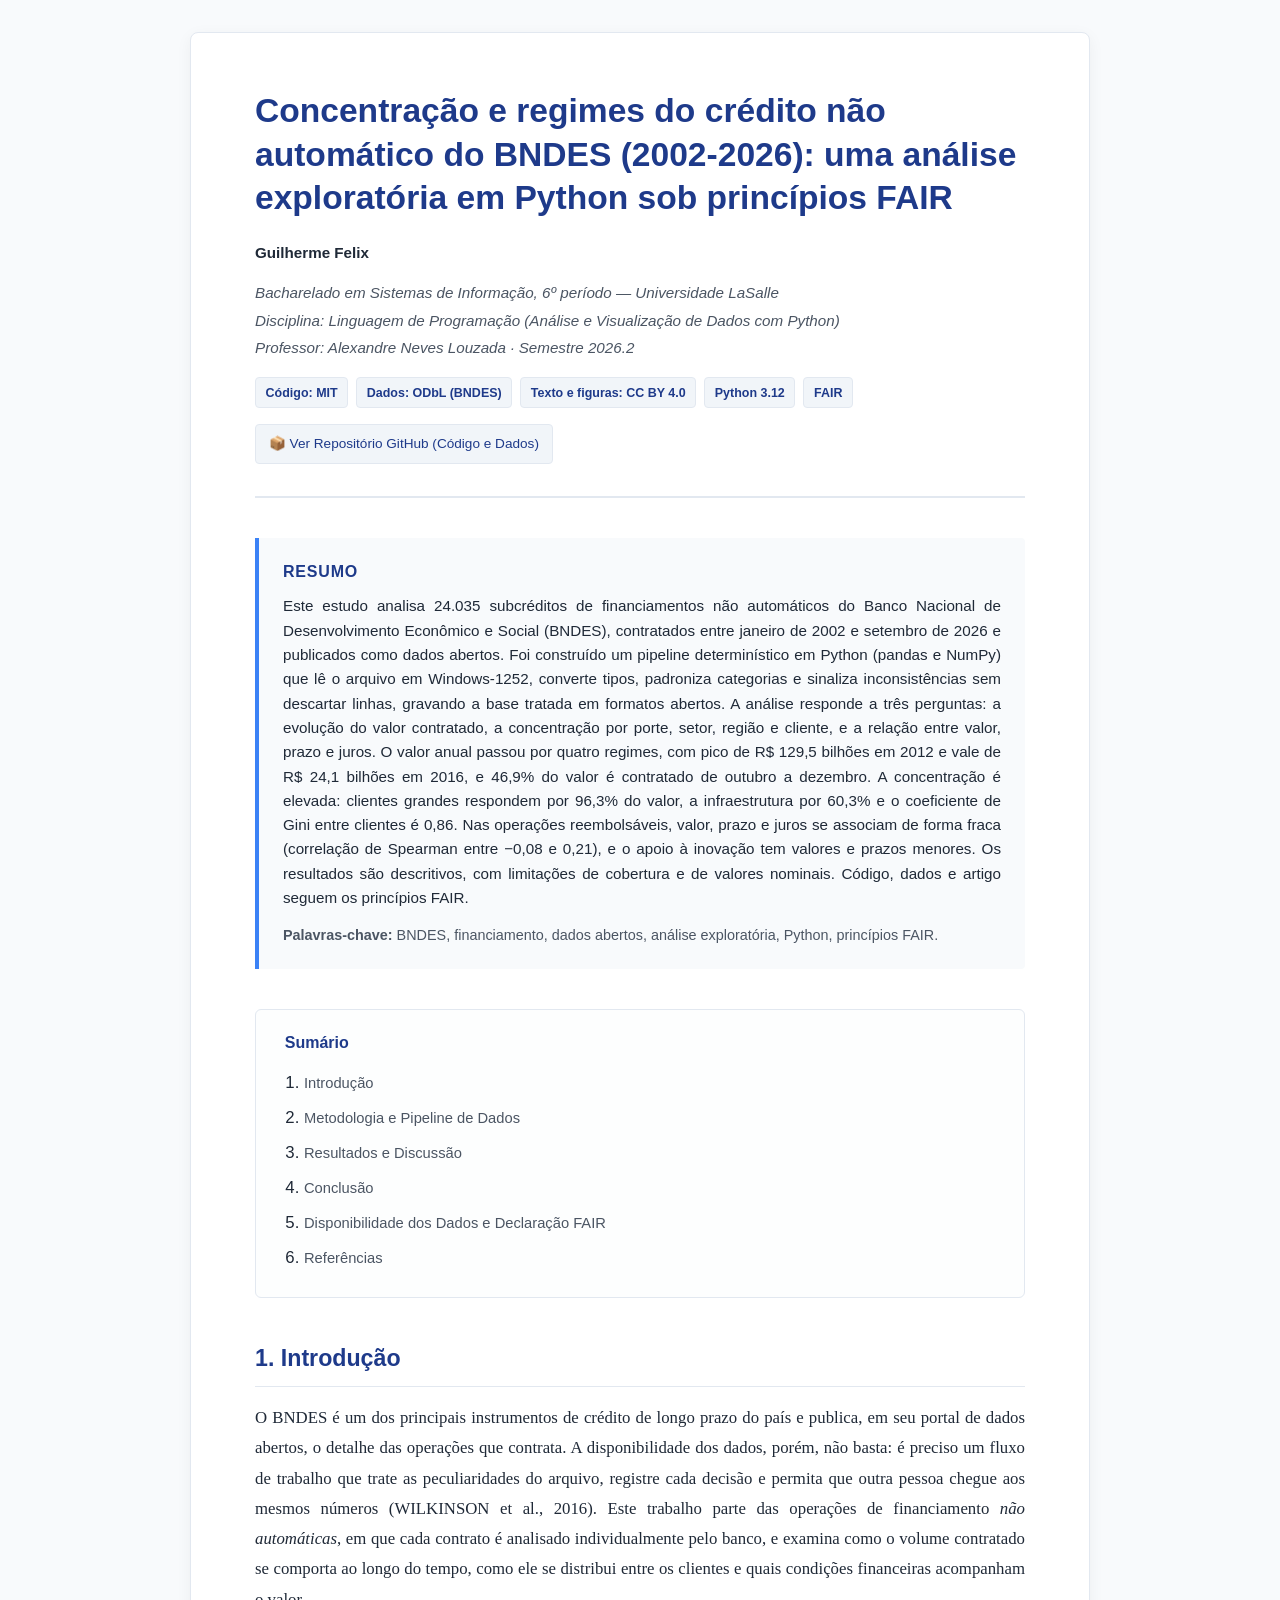
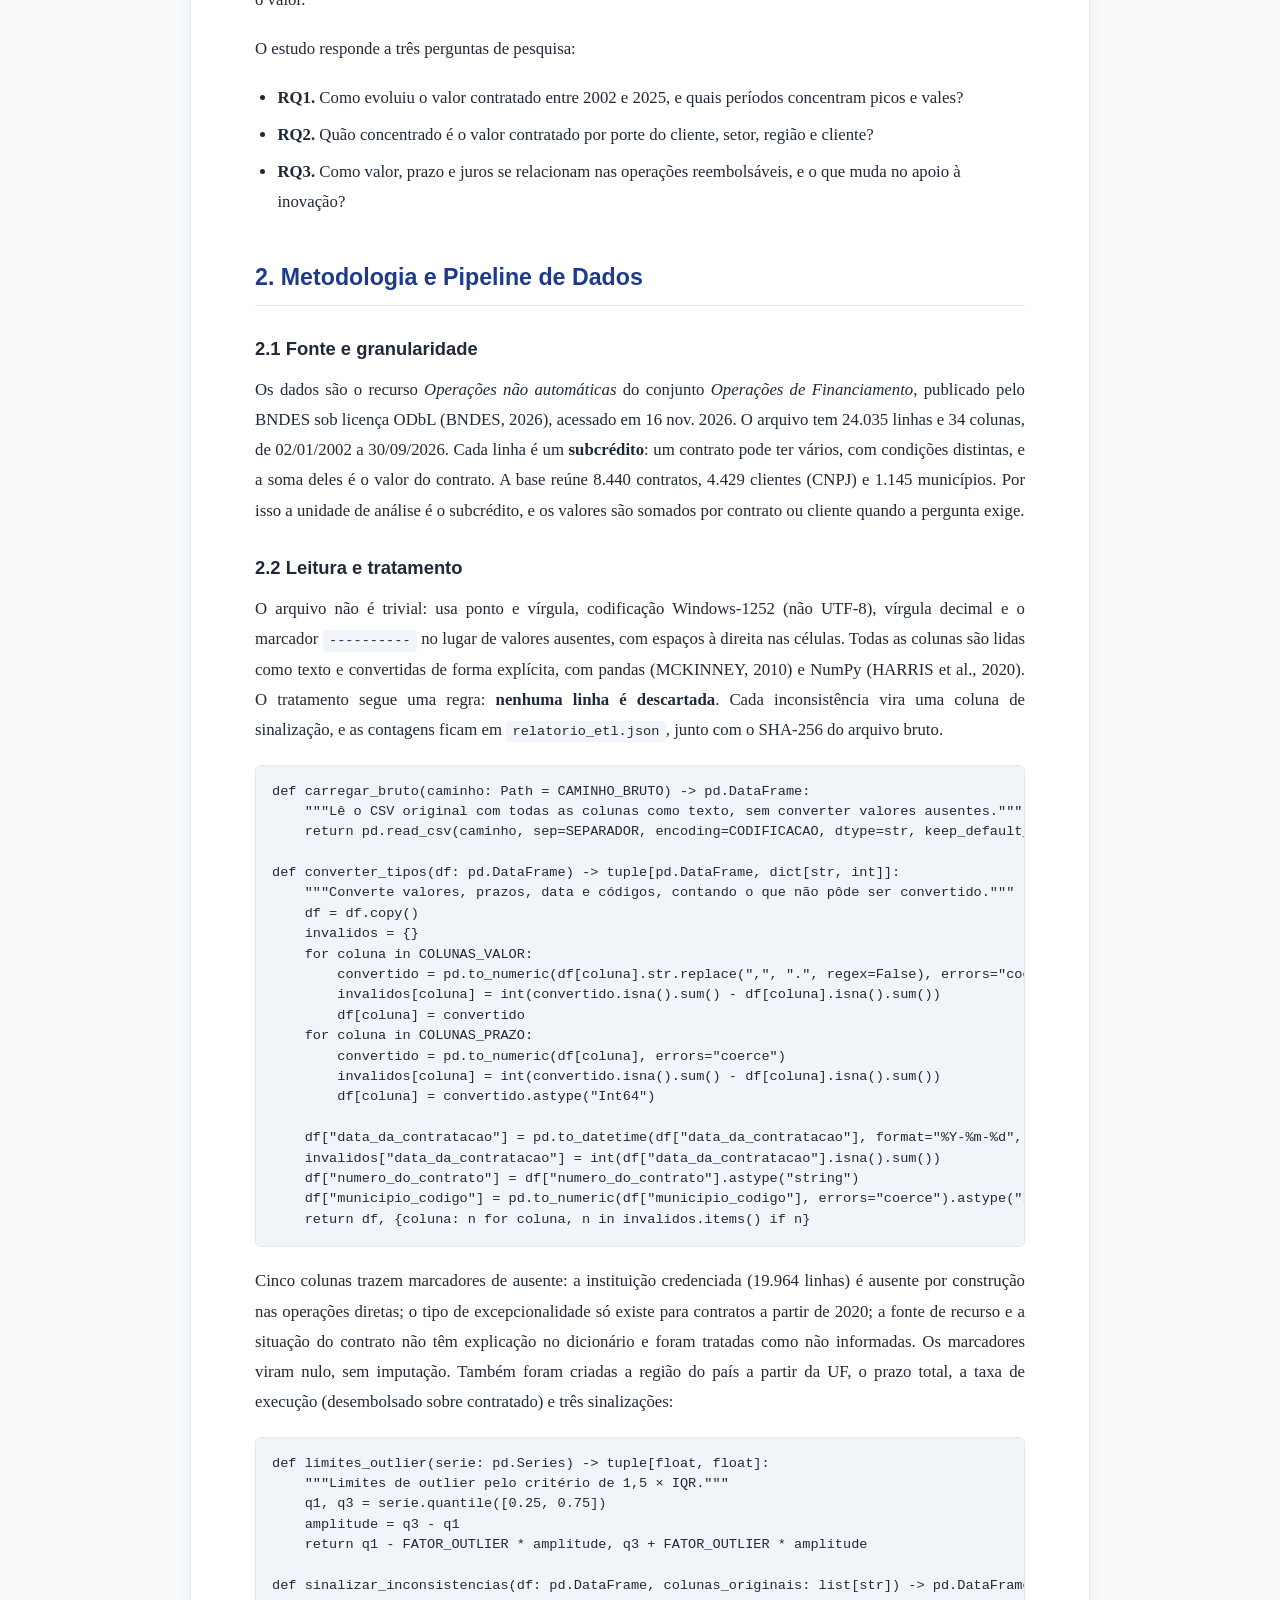
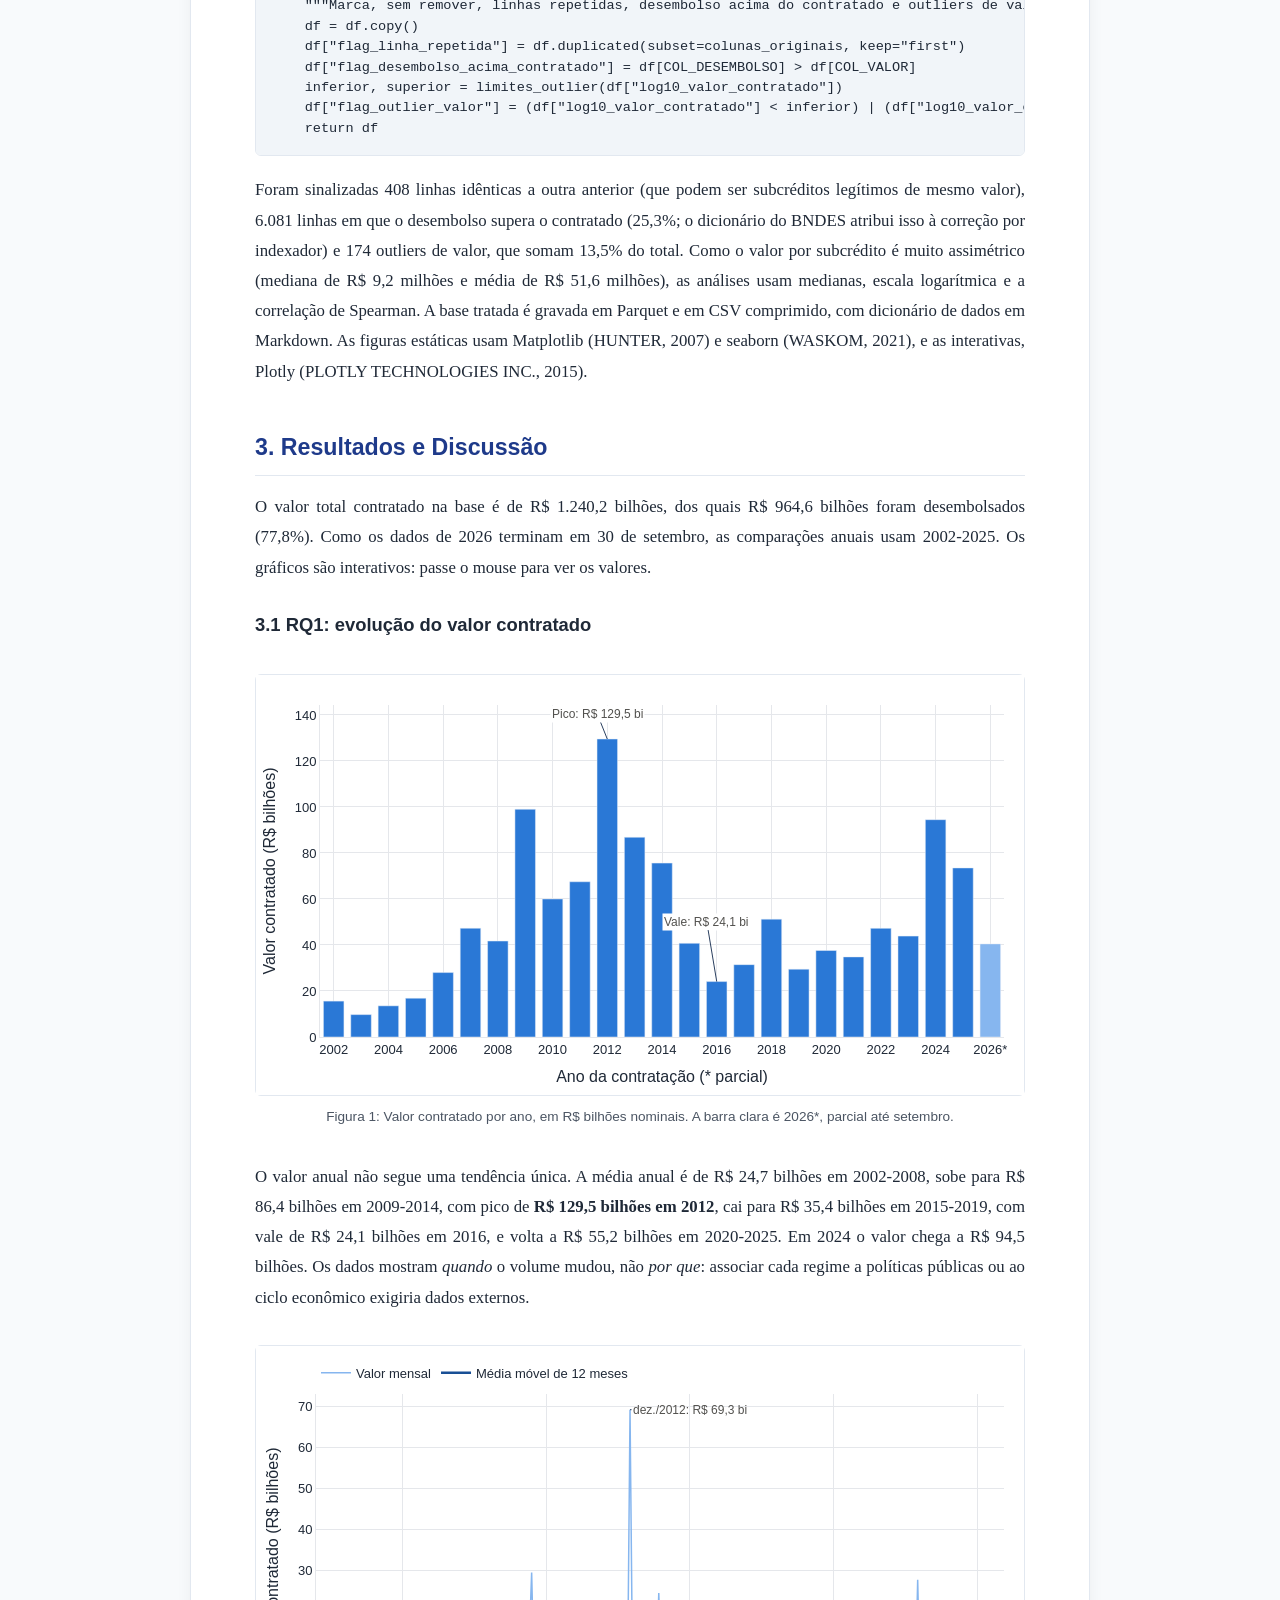
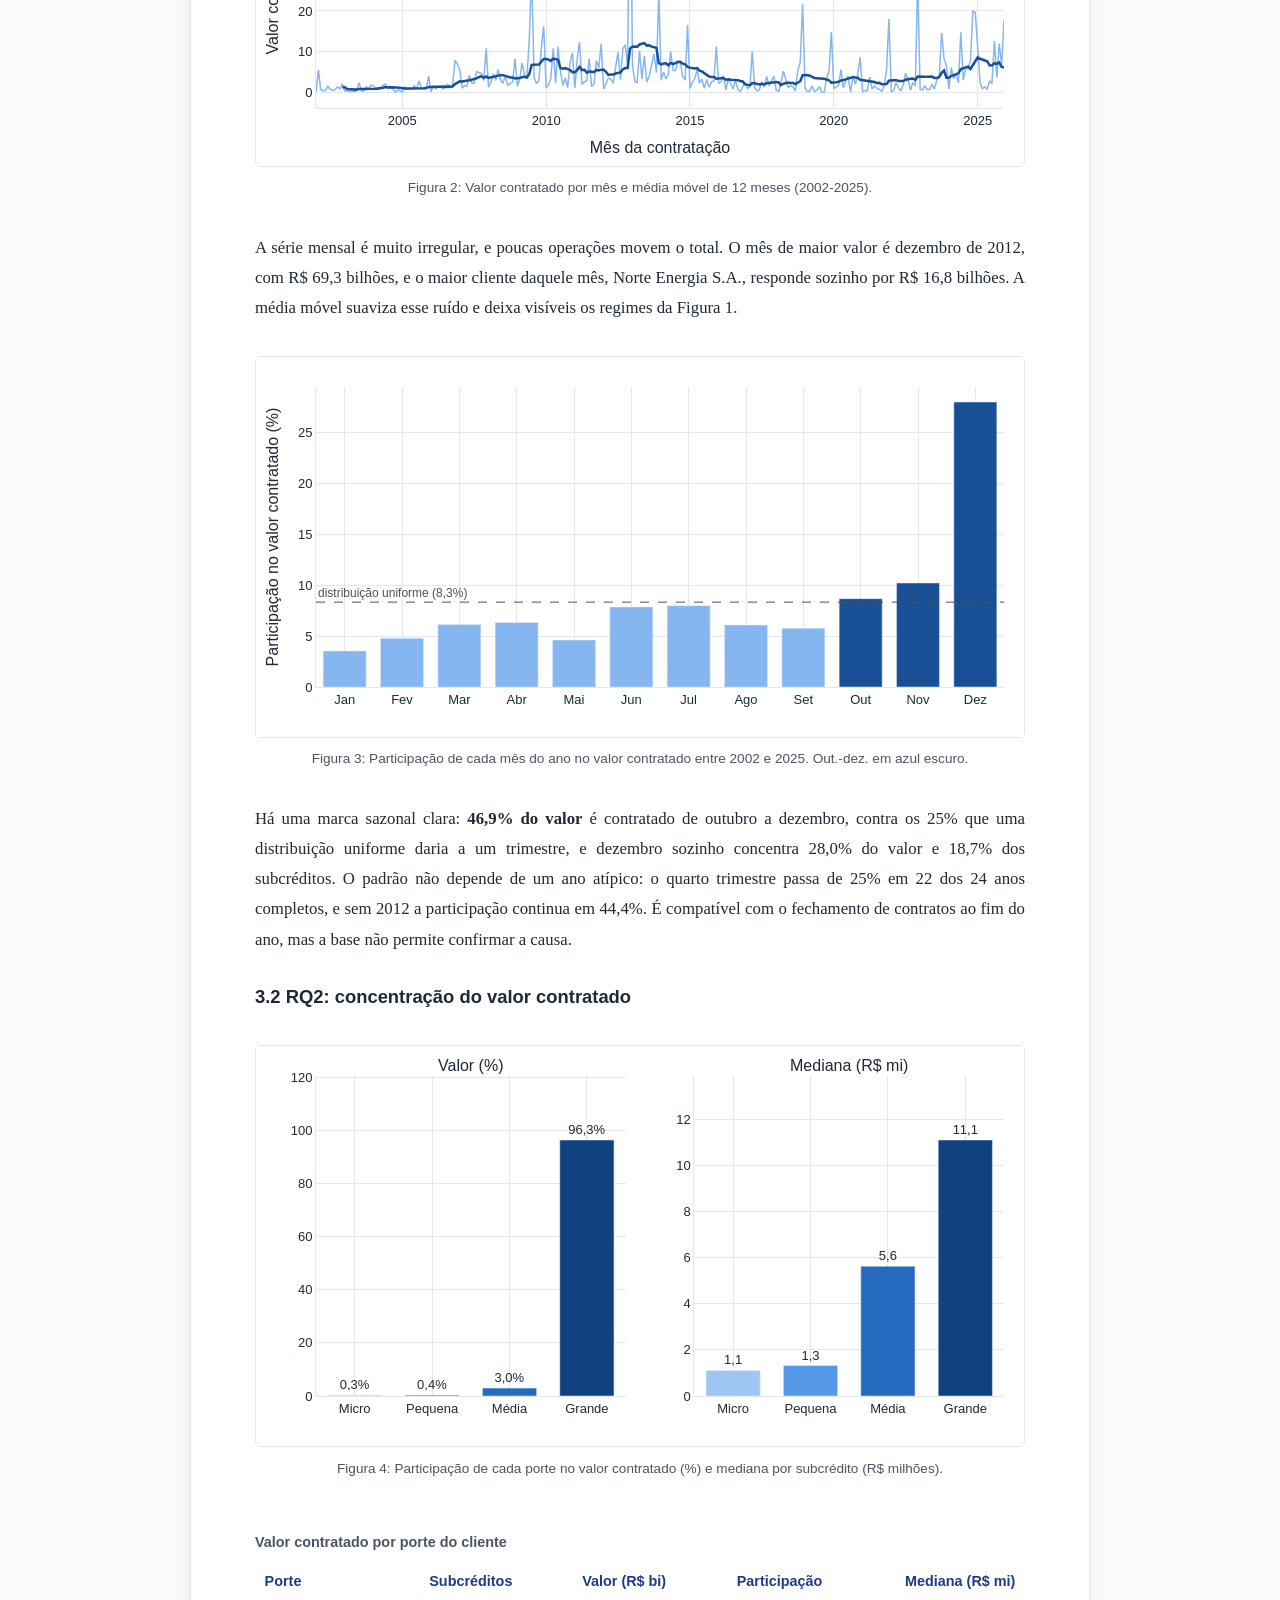
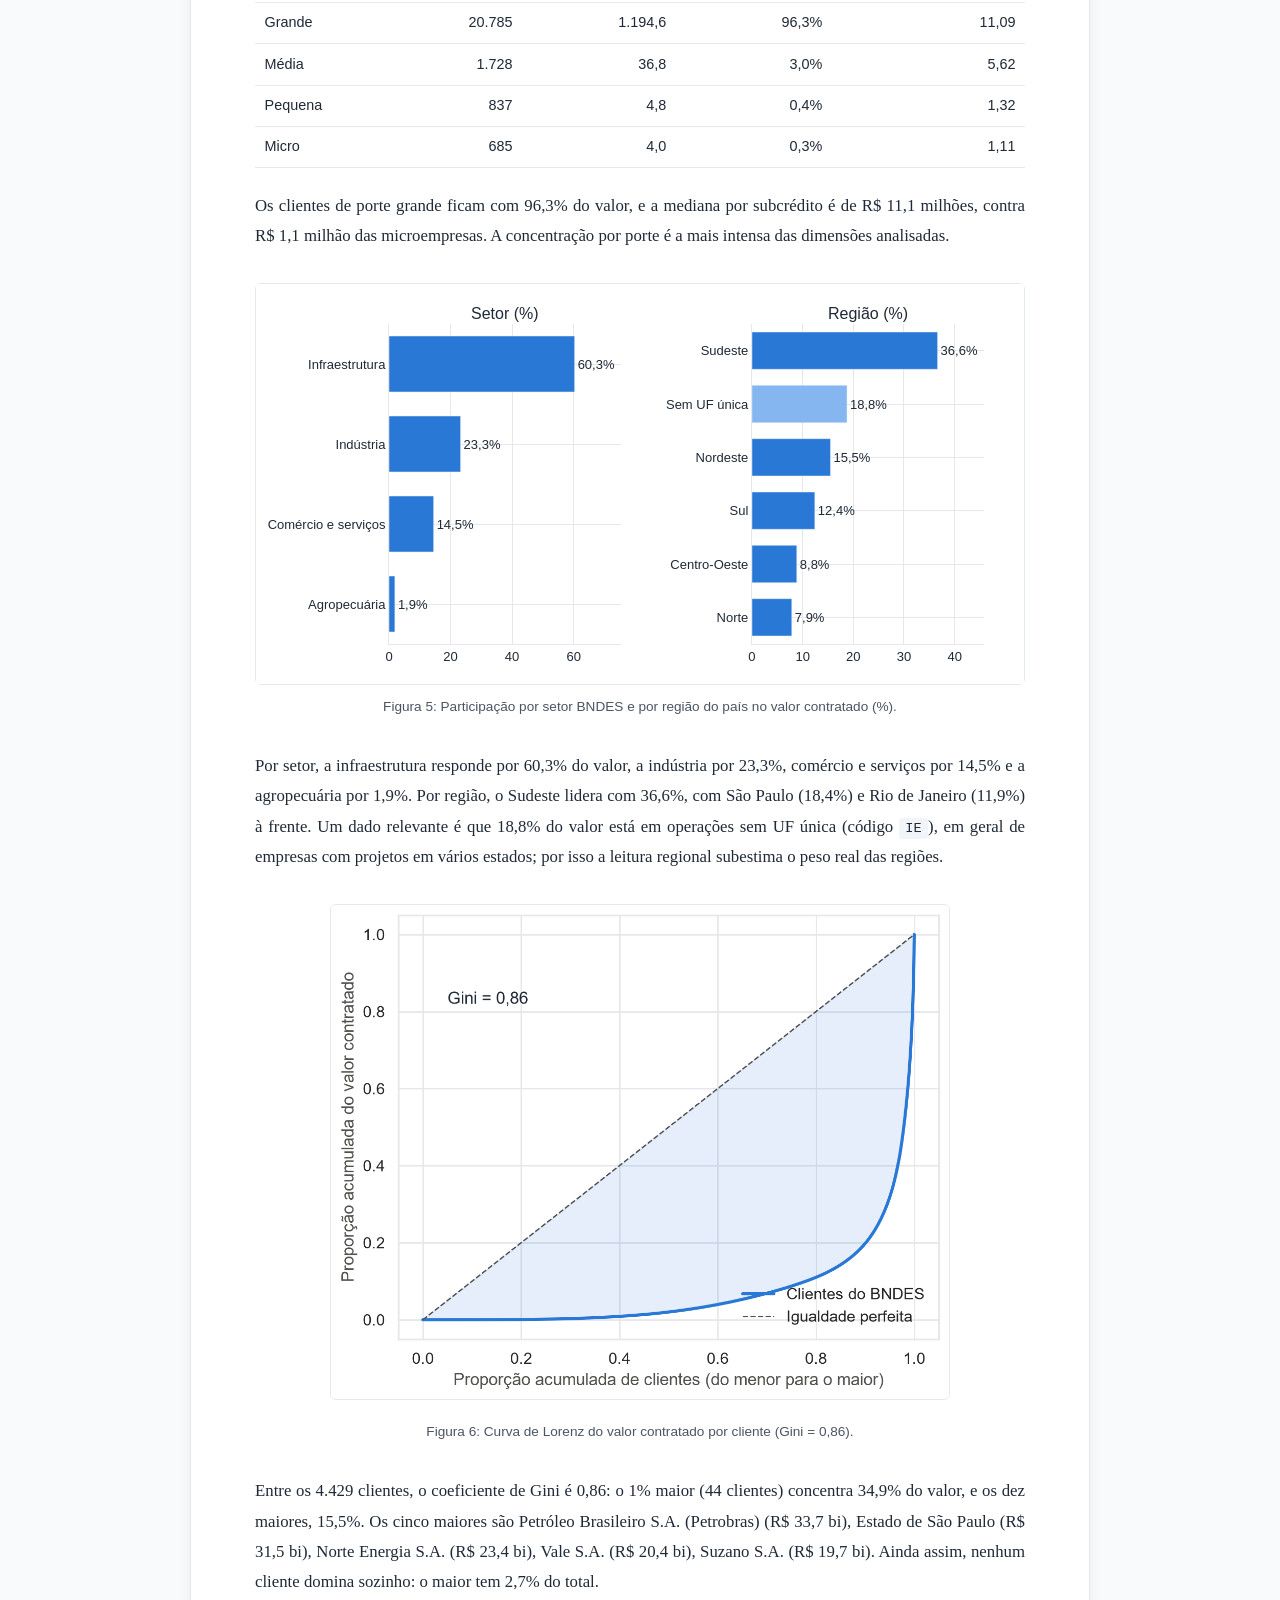
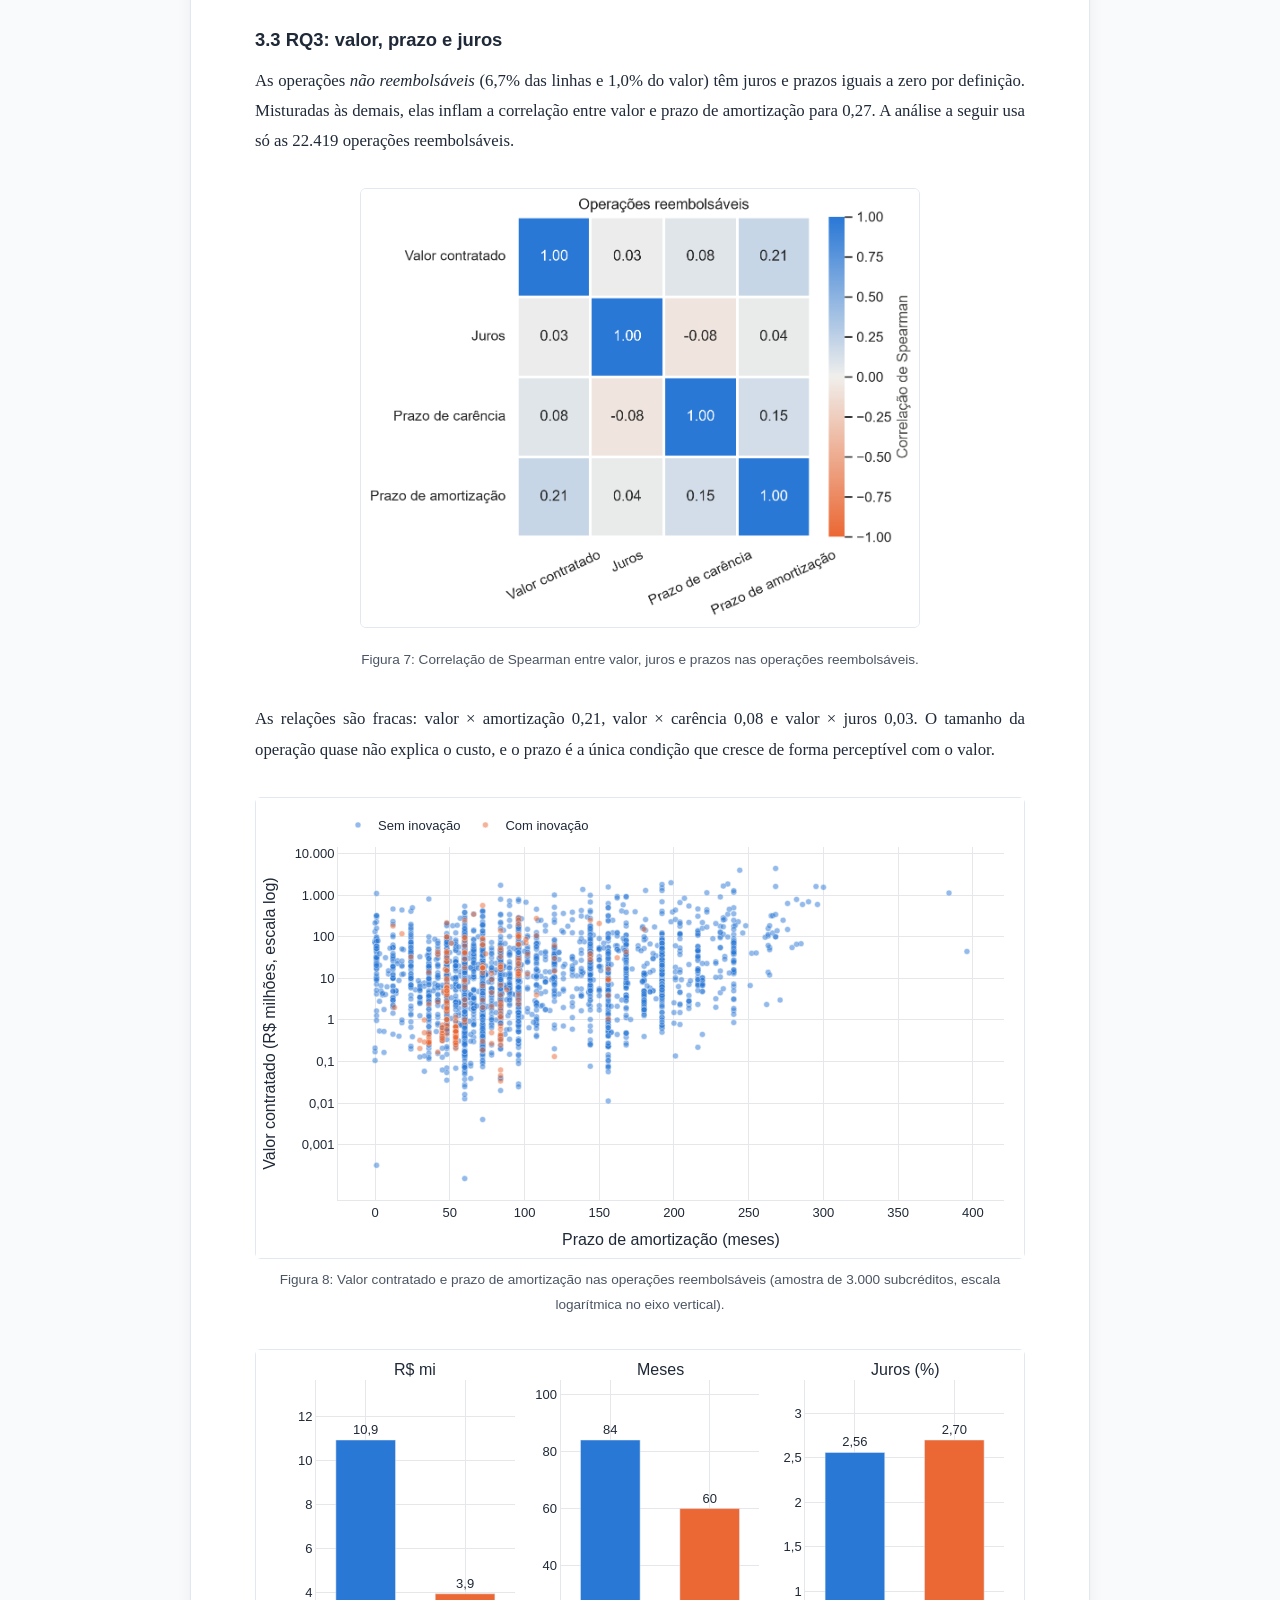
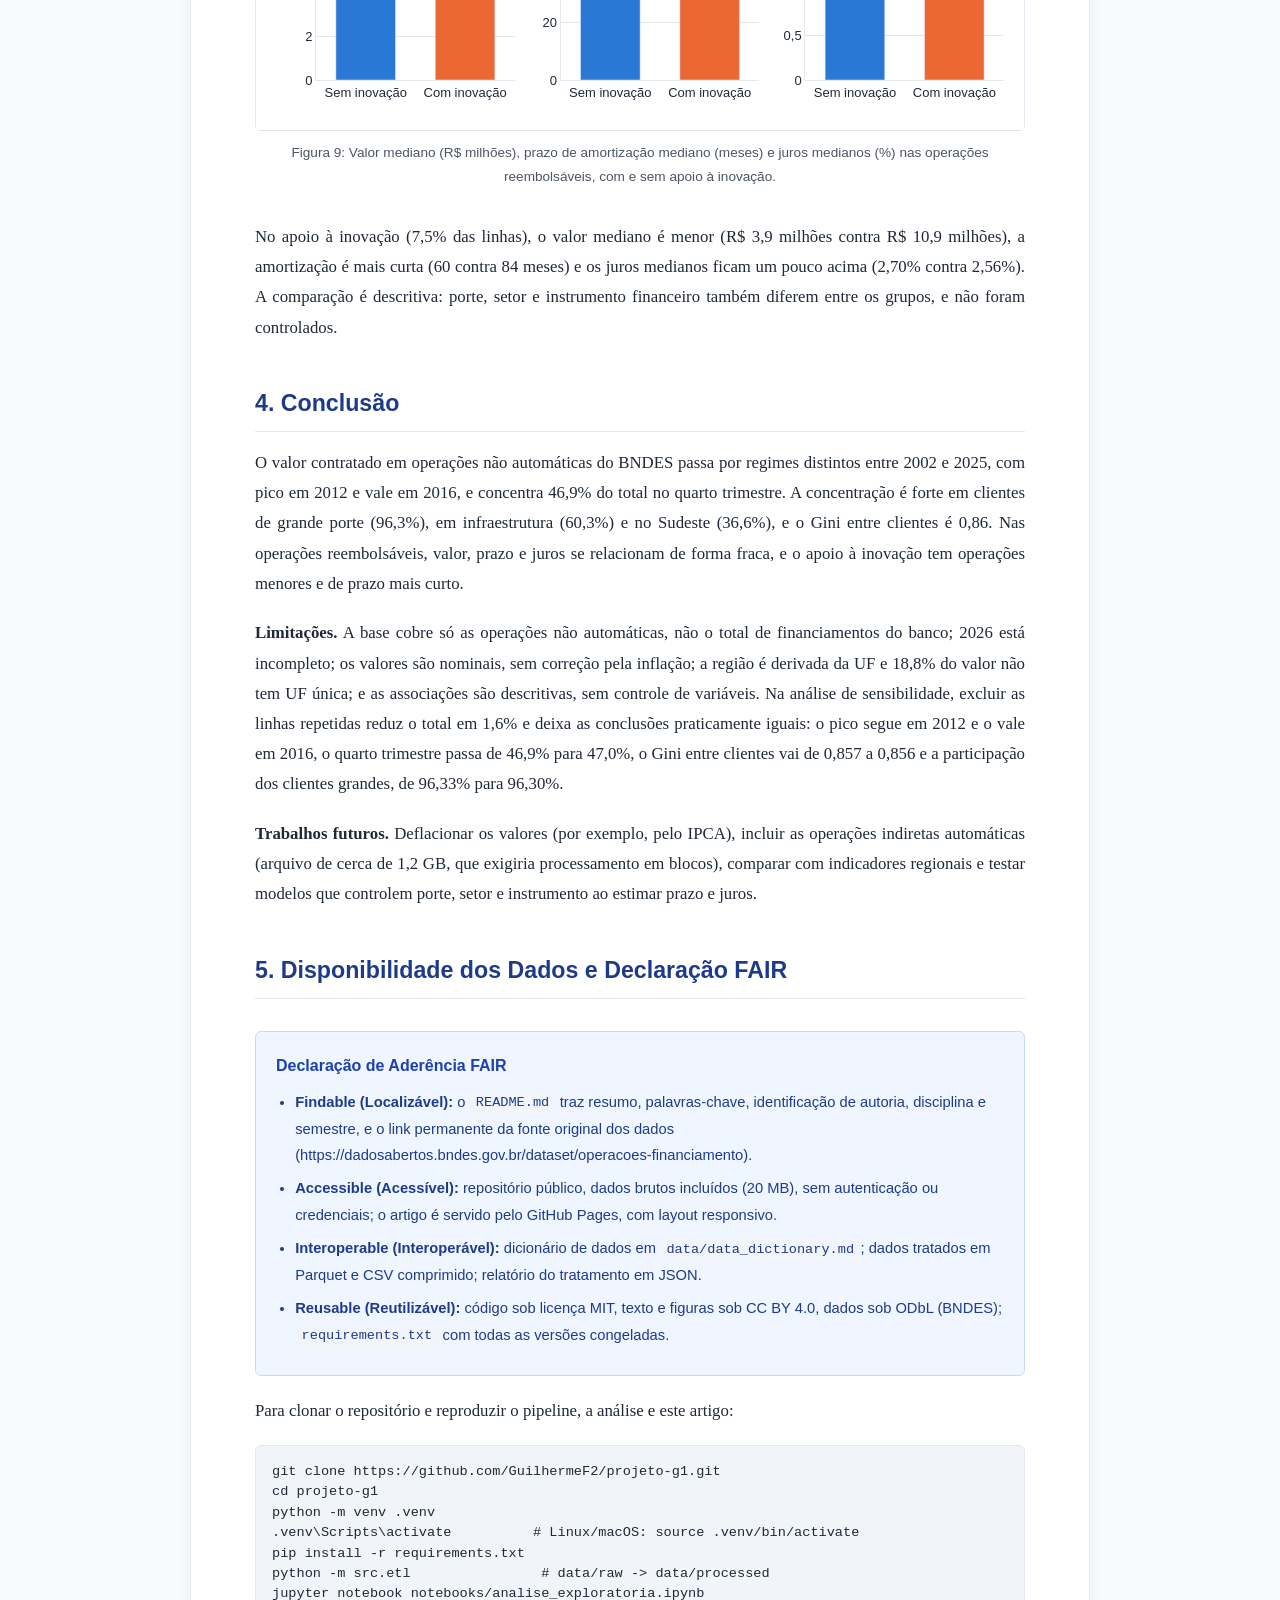
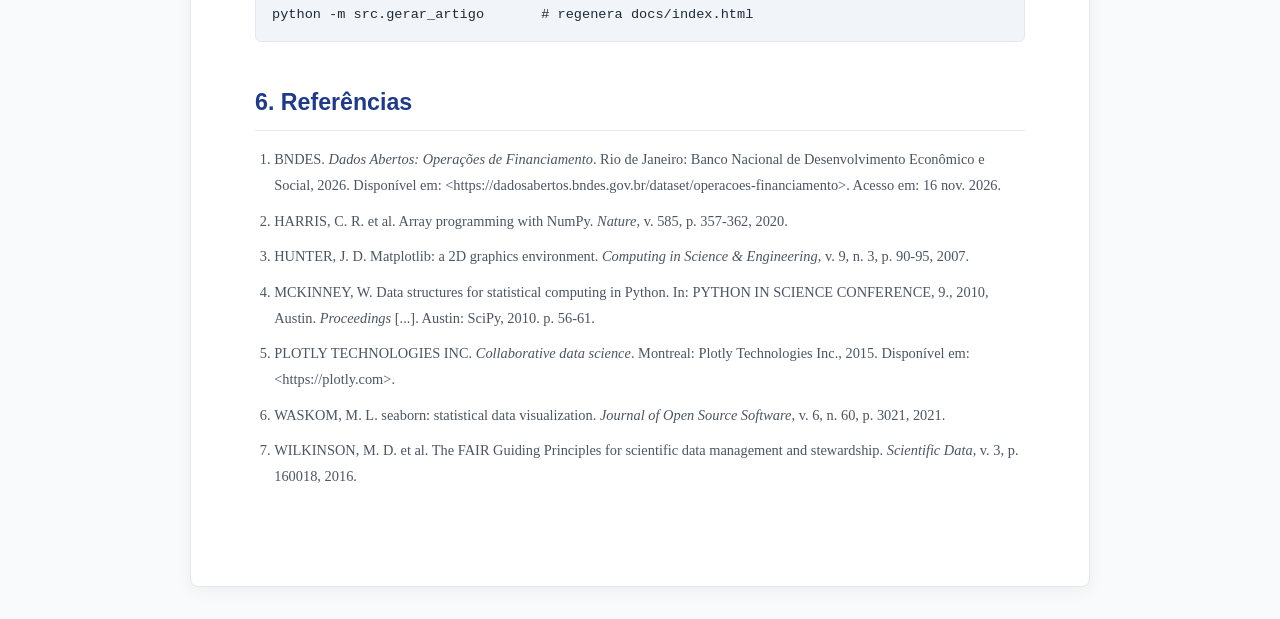
<file: docs/index.html>
<!DOCTYPE html>
<html lang="pt-BR">
<head>
  <meta charset="UTF-8">
  <meta name="viewport" content="width=device-width, initial-scale=1.0">
  <meta name="description" content="Análise exploratória dos financiamentos não automáticos do BNDES (2002-2026) com Python, sob princípios FAIR.">
  <meta name="keywords" content="BNDES, financiamento, dados abertos, análise exploratória, Python, princípios FAIR">
  <meta name="author" content="Guilherme Felix">
  <link rel="icon" href="data:,">
  <title>Financiamentos do BNDES (2002-2026): análise exploratória em Python sob princípios FAIR</title>
  <script src="assets/plotly.min.js"></script>
  <style>
    :root {
      --primary: #1e3a8a; --primary-light: #3b82f6; --text: #1f2937; --text-muted: #4b5563; --bg: #f8fafc;
      --surface: #ffffff; --border: #e2e8f0; --code-bg: #f1f5f9;
      --font-serif: "Merriweather", Georgia, serif;
      --font-sans: -apple-system, BlinkMacSystemFont, "Segoe UI", Roboto, Helvetica, Arial, sans-serif;
    }
    * { box-sizing: border-box; margin: 0; padding: 0; }
    body { font-family: var(--font-serif); font-size: 1.05rem; line-height: 1.8; color: var(--text);
           background-color: var(--bg); padding: 2rem 1rem; }
    .container { max-width: 900px; margin: 0 auto; background: var(--surface); padding: 3.5rem 4rem;
                 border-radius: 8px; box-shadow: 0 4px 16px rgba(0, 0, 0, 0.05); border: 1px solid var(--border); }
    header { border-bottom: 2px solid var(--border); padding-bottom: 2rem; margin-bottom: 2.5rem; }
    h1.paper-title { font-family: var(--font-sans); font-size: 2.1rem; font-weight: 700; line-height: 1.3;
                     color: var(--primary); margin-bottom: 1.2rem; }
    .meta-block { font-family: var(--font-sans); font-size: 0.95rem; color: var(--text-muted); margin-bottom: 0.8rem; }
    .authors { font-weight: 600; color: var(--text); }
    .affiliations { font-style: italic; }
    .badges { display: flex; flex-wrap: wrap; gap: 0.5rem; margin-top: 1rem; font-family: var(--font-sans); }
    .badge { padding: 0.2rem 0.6rem; border-radius: 4px; font-size: 0.78rem; font-weight: 600;
             background: var(--code-bg); border: 1px solid var(--border); color: var(--primary); }
    .repo-badge { display: inline-block; margin-top: 1rem; padding: 0.4rem 0.8rem; background: var(--code-bg);
                  border: 1px solid var(--border); border-radius: 4px; text-decoration: none; color: var(--primary);
                  font-family: var(--font-sans); font-size: 0.85rem; font-weight: 500; transition: background 0.2s ease; }
    .repo-badge:hover { background: #e2e8f0; }
    .abstract-box { font-family: var(--font-sans); background-color: var(--bg); border-left: 4px solid var(--primary-light);
                    padding: 1.25rem 1.5rem; margin-bottom: 2.5rem; border-radius: 0 4px 4px 0; }
    .abstract-box h3 { font-size: 1rem; text-transform: uppercase; letter-spacing: 0.05em; margin-bottom: 0.5rem;
                       color: var(--primary); }
    .abstract-box p { font-size: 0.95rem; line-height: 1.6; text-align: justify; margin-bottom: 0; }
    .keywords { margin-top: 0.8rem; font-size: 0.9rem; color: var(--text-muted); }
    nav.toc { font-family: var(--font-sans); background: #fdfefe; border: 1px solid var(--border); border-radius: 6px;
              padding: 1.2rem 1.8rem; margin-bottom: 2.5rem; }
    nav.toc h4 { font-size: 1rem; color: var(--primary); margin-bottom: 0.6rem; }
    nav.toc ol { padding-left: 1.2rem; }
    nav.toc li { margin: 0.3rem 0; }
    nav.toc a { color: var(--text-muted); text-decoration: none; font-size: 0.92rem; }
    nav.toc a:hover { color: var(--primary-light); text-decoration: underline; }
    section { margin-bottom: 2.5rem; }
    h2 { font-family: var(--font-sans); font-size: 1.45rem; font-weight: 600; color: var(--primary);
         border-bottom: 1px solid var(--border); padding-bottom: 0.4rem; margin-bottom: 1rem; margin-top: 2rem; }
    h3.sub { font-family: var(--font-sans); font-size: 1.15rem; font-weight: 600; color: var(--text); margin: 1.6rem 0 0.6rem; }
    p { margin-bottom: 1.2rem; text-align: justify; }
    p, li { overflow-wrap: anywhere; }
    ul.lista { margin: 0 0 1.2rem 1.4rem; }
    ul.lista li { margin-bottom: 0.4rem; }
    figure { margin: 2rem 0; text-align: center; }
    figure img { max-width: 100%; height: auto; border: 1px solid var(--border); border-radius: 6px; background: #fff; }
    .chart-container { width: 100%; min-height: 380px; border: 1px solid var(--border); border-radius: 6px; background: #fff; }
    figcaption { font-family: var(--font-sans); font-size: 0.85rem; color: var(--text-muted); margin-top: 0.6rem; text-align: center; }
    pre, code { font-family: Consolas, "Courier New", monospace; font-size: 0.85rem; background-color: var(--code-bg); }
    code { padding: 0.2rem 0.4rem; border-radius: 3px; }
    pre { padding: 1rem; border-radius: 6px; overflow-x: auto; margin-bottom: 1.2rem; border: 1px solid var(--border); line-height: 1.5; }
    pre code { padding: 0; background: none; }
    .fair-box { font-family: var(--font-sans); border: 1px solid #bfdbfe; background-color: #eff6ff; border-radius: 6px;
                padding: 1.25rem; margin-top: 2rem; }
    .fair-box h3 { font-size: 1rem; color: #1e40af; margin-bottom: 0.5rem; }
    .fair-box ul { margin-left: 1.2rem; font-size: 0.92rem; color: #1e3a8a; }
    .fair-box li { margin-bottom: 0.4rem; }
    .references ol { padding-left: 1.2rem; font-size: 0.9rem; color: var(--text-muted); }
    .references li { margin-bottom: 0.6rem; }
    table.dados { font-family: var(--font-sans); border-collapse: collapse; width: 100%; font-size: 0.9rem; margin: 1rem 0 1.4rem; }
    table.dados th, table.dados td { border-bottom: 1px solid var(--border); padding: 0.45rem 0.6rem; text-align: right; }
    table.dados th:first-child, table.dados td:first-child { text-align: left; }
    table.dados caption { caption-side: top; text-align: left; font-weight: 600; color: var(--text-muted);
                          padding-bottom: 0.4rem; }
    table.dados th { color: var(--primary); }
    .tabela-rolagem { overflow-x: auto; }
    @media (max-width: 768px) {
      body { padding: 1rem 0.5rem; }
      .container { padding: 1.5rem; }
      h1.paper-title { font-size: 1.6rem; }
      .chart-container { min-height: 320px; }
    }
  </style>
</head>
<body>

  <div class="container">
    <header>
      <h1 class="paper-title">Concentração e regimes do crédito não automático do BNDES (2002-2026): uma análise exploratória em Python sob princípios FAIR</h1>

      <div class="meta-block authors">Guilherme Felix</div>

      <div class="meta-block affiliations">
        Bacharelado em Sistemas de Informação, 6º período — Universidade LaSalle<br>
        Disciplina: Linguagem de Programação (Análise e Visualização de Dados com Python)<br>
        Professor: Alexandre Neves Louzada · Semestre 2026.2
      </div>

      <div class="badges">
        <span class="badge">Código: MIT</span>
        <span class="badge">Dados: ODbL (BNDES)</span>
        <span class="badge">Texto e figuras: CC BY 4.0</span>
        <span class="badge">Python 3.12</span>
        <span class="badge">FAIR</span>
      </div>

      <a href="https://github.com/GuilhermeF2/projeto-g1" class="repo-badge" target="_blank" rel="noopener noreferrer">
        📦 Ver Repositório GitHub (Código e Dados)
      </a>
    </header>

    <div class="abstract-box">
      <h3>Resumo</h3>
      <p>Este estudo analisa 24.035 subcréditos de financiamentos não automáticos do Banco Nacional de Desenvolvimento Econômico e Social (BNDES), contratados entre janeiro de 2002 e setembro de 2026 e publicados como dados abertos. Foi construído um pipeline determinístico em Python (pandas e NumPy) que lê o arquivo em Windows-1252, converte tipos, padroniza categorias e sinaliza inconsistências sem descartar linhas, gravando a base tratada em formatos abertos. A análise responde a três perguntas: a evolução do valor contratado, a concentração por porte, setor, região e cliente, e a relação entre valor, prazo e juros. O valor anual passou por quatro regimes, com pico de R$ 129,5 bilhões em 2012 e vale de R$ 24,1 bilhões em 2016, e 46,9% do valor é contratado de outubro a dezembro. A concentração é elevada: clientes grandes respondem por 96,3% do valor, a infraestrutura por 60,3% e o coeficiente de Gini entre clientes é 0,86. Nas operações reembolsáveis, valor, prazo e juros se associam de forma fraca (correlação de Spearman entre −0,08 e 0,21), e o apoio à inovação tem valores e prazos menores. Os resultados são descritivos, com limitações de cobertura e de valores nominais. Código, dados e artigo seguem os princípios FAIR.</p>
      <div class="keywords">
        <strong>Palavras-chave:</strong> BNDES, financiamento, dados abertos, análise exploratória, Python, princípios FAIR.
      </div>
    </div>

    <nav class="toc" aria-label="Sumário">
      <h4>Sumário</h4>
      <ol>
        <li><a href="#intro">Introdução</a></li>
        <li><a href="#metodologia">Metodologia e Pipeline de Dados</a></li>
        <li><a href="#resultados">Resultados e Discussão</a></li>
        <li><a href="#conclusao">Conclusão</a></li>
        <li><a href="#fair">Disponibilidade dos Dados e Declaração FAIR</a></li>
        <li><a href="#referencias">Referências</a></li>
      </ol>
    </nav>

    <section id="intro">
      <h2>1. Introdução</h2>
      <p>
        O BNDES é um dos principais instrumentos de crédito de longo prazo do país e publica, em seu portal de dados
        abertos, o detalhe das operações que contrata. A disponibilidade dos dados, porém, não basta: é preciso um
        fluxo de trabalho que trate as peculiaridades do arquivo, registre cada decisão e permita que outra pessoa
        chegue aos mesmos números (WILKINSON et al., 2016). Este trabalho parte das operações de financiamento
        <em>não automáticas</em>, em que cada contrato é analisado individualmente pelo banco, e examina como o
        volume contratado se comporta ao longo do tempo, como ele se distribui entre os clientes e quais condições
        financeiras acompanham o valor.
      </p>
      <p>O estudo responde a três perguntas de pesquisa:</p>
      <ul class="lista">
        <li><strong>RQ1.</strong> Como evoluiu o valor contratado entre 2002 e 2025, e quais
          períodos concentram picos e vales?</li>
        <li><strong>RQ2.</strong> Quão concentrado é o valor contratado por porte do cliente, setor, região e
          cliente?</li>
        <li><strong>RQ3.</strong> Como valor, prazo e juros se relacionam nas operações reembolsáveis, e o que muda no
          apoio à inovação?</li>
      </ul>
    </section>

    <section id="metodologia">
      <h2>2. Metodologia e Pipeline de Dados</h2>
      <h3 class="sub">2.1 Fonte e granularidade</h3>
      <p>
        Os dados são o recurso <em>Operações não automáticas</em> do conjunto <em>Operações de Financiamento</em>,
        publicado pelo BNDES sob licença ODbL (BNDES, 2026), acessado em 16 nov. 2026. O arquivo tem
        24.035 linhas e 34 colunas, de
        02/01/2002 a 30/09/2026. Cada linha é um <strong>subcrédito</strong>:
        um contrato pode ter vários, com condições distintas, e a soma deles é o valor do contrato. A base reúne
        8.440 contratos, 4.429 clientes (CNPJ) e 1.145
        municípios. Por isso a unidade de análise é o subcrédito, e os valores são somados por contrato ou cliente
        quando a pergunta exige.
      </p>
      <h3 class="sub">2.2 Leitura e tratamento</h3>
      <p>
        O arquivo não é trivial: usa ponto e vírgula, codificação Windows-1252 (não UTF-8), vírgula decimal e o
        marcador <code>----------</code> no lugar de valores ausentes, com espaços à direita nas células. Todas as
        colunas são lidas como texto e convertidas de forma explícita, com pandas (MCKINNEY, 2010) e NumPy (HARRIS
        et al., 2020). O tratamento segue uma regra: <strong>nenhuma linha é descartada</strong>. Cada inconsistência
        vira uma coluna de sinalização, e as contagens ficam em <code>relatorio_etl.json</code>, junto com o SHA-256
        do arquivo bruto.
      </p>
      <pre><code>def carregar_bruto(caminho: Path = CAMINHO_BRUTO) -&gt; pd.DataFrame:
    &quot;&quot;&quot;Lê o CSV original com todas as colunas como texto, sem converter valores ausentes.&quot;&quot;&quot;
    return pd.read_csv(caminho, sep=SEPARADOR, encoding=CODIFICACAO, dtype=str, keep_default_na=False)

def converter_tipos(df: pd.DataFrame) -&gt; tuple[pd.DataFrame, dict[str, int]]:
    &quot;&quot;&quot;Converte valores, prazos, data e códigos, contando o que não pôde ser convertido.&quot;&quot;&quot;
    df = df.copy()
    invalidos = {}
    for coluna in COLUNAS_VALOR:
        convertido = pd.to_numeric(df[coluna].str.replace(&quot;,&quot;, &quot;.&quot;, regex=False), errors=&quot;coerce&quot;)
        invalidos[coluna] = int(convertido.isna().sum() - df[coluna].isna().sum())
        df[coluna] = convertido
    for coluna in COLUNAS_PRAZO:
        convertido = pd.to_numeric(df[coluna], errors=&quot;coerce&quot;)
        invalidos[coluna] = int(convertido.isna().sum() - df[coluna].isna().sum())
        df[coluna] = convertido.astype(&quot;Int64&quot;)

    df[&quot;data_da_contratacao&quot;] = pd.to_datetime(df[&quot;data_da_contratacao&quot;], format=&quot;%Y-%m-%d&quot;, errors=&quot;coerce&quot;)
    invalidos[&quot;data_da_contratacao&quot;] = int(df[&quot;data_da_contratacao&quot;].isna().sum())
    df[&quot;numero_do_contrato&quot;] = df[&quot;numero_do_contrato&quot;].astype(&quot;string&quot;)
    df[&quot;municipio_codigo&quot;] = pd.to_numeric(df[&quot;municipio_codigo&quot;], errors=&quot;coerce&quot;).astype(&quot;Int64&quot;)
    return df, {coluna: n for coluna, n in invalidos.items() if n}</code></pre>
      <p>
        Cinco colunas trazem marcadores de ausente: a instituição credenciada
        (19.964 linhas) é ausente por construção nas operações
        diretas; o tipo de excepcionalidade só existe para contratos a partir de 2020; a fonte de recurso e a
        situação do contrato não têm explicação no dicionário e foram tratadas como não informadas. Os marcadores
        viram nulo, sem imputação. Também foram criadas a região do país a partir da UF, o prazo total, a taxa de
        execução (desembolsado sobre contratado) e três sinalizações:
      </p>
      <pre><code>def limites_outlier(serie: pd.Series) -&gt; tuple[float, float]:
    &quot;&quot;&quot;Limites de outlier pelo critério de 1,5 × IQR.&quot;&quot;&quot;
    q1, q3 = serie.quantile([0.25, 0.75])
    amplitude = q3 - q1
    return q1 - FATOR_OUTLIER * amplitude, q3 + FATOR_OUTLIER * amplitude

def sinalizar_inconsistencias(df: pd.DataFrame, colunas_originais: list[str]) -&gt; pd.DataFrame:
    &quot;&quot;&quot;Marca, sem remover, linhas repetidas, desembolso acima do contratado e outliers de valor.&quot;&quot;&quot;
    df = df.copy()
    df[&quot;flag_linha_repetida&quot;] = df.duplicated(subset=colunas_originais, keep=&quot;first&quot;)
    df[&quot;flag_desembolso_acima_contratado&quot;] = df[COL_DESEMBOLSO] &gt; df[COL_VALOR]
    inferior, superior = limites_outlier(df[&quot;log10_valor_contratado&quot;])
    df[&quot;flag_outlier_valor&quot;] = (df[&quot;log10_valor_contratado&quot;] &lt; inferior) | (df[&quot;log10_valor_contratado&quot;] &gt; superior)
    return df</code></pre>
      <p>
        Foram sinalizadas 408 linhas idênticas a outra anterior (que podem ser subcréditos
        legítimos de mesmo valor), 6.081 linhas em que o desembolso supera
        o contratado (25,3%; o dicionário do BNDES atribui isso à correção por indexador) e
        174 outliers de valor, que somam 13,5% do total. Como
        o valor por subcrédito é muito assimétrico (mediana de R$ 9,2 milhões e
        média de R$ 51,6 milhões), as análises usam medianas, escala logarítmica e a
        correlação de Spearman. A base tratada é gravada em Parquet e em CSV comprimido, com dicionário de dados em
        Markdown. As figuras estáticas usam Matplotlib (HUNTER, 2007) e seaborn (WASKOM, 2021), e as interativas,
        Plotly (PLOTLY TECHNOLOGIES INC., 2015).
      </p>
    </section>

    <section id="resultados">
      <h2>3. Resultados e Discussão</h2>
      <p>
        O valor total contratado na base é de R$ 1.240,2 bilhões, dos quais
        R$ 964,6 bilhões foram desembolsados (77,8%). Como
        os dados de 2026 terminam em 30 de setembro, as comparações
        anuais usam
        2002-2025. Os gráficos são interativos: passe o mouse para ver os valores.
      </p>

      <h3 class="sub">3.1 RQ1: evolução do valor contratado</h3>
      <figure>
        <div class="chart-container" role="img" aria-label="Gráfico de barras do valor contratado por ano, de 2002 a 2026, com pico em 2012 e vale em 2016.">
<div style="height:420px; width:100%;">                            <div id="fig-anual" class="plotly-graph-div" style="height:100%; width:100%;"></div>            <script>                window.PLOTLYENV=window.PLOTLYENV || {};                                if (document.getElementById("fig-anual")) {                    Plotly.newPlot(                        "fig-anual",                        [{"customdata":{"dtype":"i2","bdata":"SQFuA\u002fkAywEsAXgCaQFMAlkB6wK+AZUEyAFxBEICMgcPAvkF8QHFBSsCOgc4AjgGHQJJBZUBoATcACwCzAADAxcBWwJxACMBtADqAbgAYwLdACUCwgAuAl8B0gNfATYFEwFVAw==","shape":"25, 2"},"hovertemplate":"\u003cb\u003e%{x}\u003c\u002fb\u003e\u003cbr\u003eValor contratado: R$ %{y:,.1f} bi\u003cbr\u003eContratos: %{customdata[0]:,.0f}\u003cbr\u003eSubcr\u00e9ditos: %{customdata[1]:,.0f}\u003cextra\u003e\u003c\u002fextra\u003e","marker":{"color":["#2a78d6","#2a78d6","#2a78d6","#2a78d6","#2a78d6","#2a78d6","#2a78d6","#2a78d6","#2a78d6","#2a78d6","#2a78d6","#2a78d6","#2a78d6","#2a78d6","#2a78d6","#2a78d6","#2a78d6","#2a78d6","#2a78d6","#2a78d6","#2a78d6","#2a78d6","#2a78d6","#2a78d6","#86b6ef"]},"x":{"dtype":"i2","bdata":"0gfTB9QH1QfWB9cH2AfZB9oH2wfcB90H3gffB+AH4QfiB+MH5AflB+YH5wfoB+kH6gc="},"y":{"dtype":"f8","bdata":"2Tqi2cA2L0ADLDbzN3kjQIb\u002fOx60FytA78ObNU7bMEDBFDt73QE8QPFF09oZpEdAWN8peJfcREAFnS\u002f+Zr9YQONunuITAU5ACr6t62\u002ffUECoF+KoczFgQDdGAp2ctFVAiZW3HOfmUkCsHV7wY11EQOrRAzQhGThAn8s+3T12P0D+NfFKgJ5JQAryCOL4ej1ABjVCQ\u002fzMQkDo2Yt3GmpBQE8W+4C7nUdAXlHFHzbtRUCT7+dOP55XQK5VFefbX1JAHIltClU8REA="},"type":"bar"}],                        {"template":{"data":{"histogram2dcontour":[{"type":"histogram2dcontour","colorbar":{"outlinewidth":0,"ticks":""},"colorscale":[[0.0,"#0d0887"],[0.1111111111111111,"#46039f"],[0.2222222222222222,"#7201a8"],[0.3333333333333333,"#9c179e"],[0.4444444444444444,"#bd3786"],[0.5555555555555556,"#d8576b"],[0.6666666666666666,"#ed7953"],[0.7777777777777778,"#fb9f3a"],[0.8888888888888888,"#fdca26"],[1.0,"#f0f921"]]}],"choropleth":[{"type":"choropleth","colorbar":{"outlinewidth":0,"ticks":""}}],"histogram2d":[{"type":"histogram2d","colorbar":{"outlinewidth":0,"ticks":""},"colorscale":[[0.0,"#0d0887"],[0.1111111111111111,"#46039f"],[0.2222222222222222,"#7201a8"],[0.3333333333333333,"#9c179e"],[0.4444444444444444,"#bd3786"],[0.5555555555555556,"#d8576b"],[0.6666666666666666,"#ed7953"],[0.7777777777777778,"#fb9f3a"],[0.8888888888888888,"#fdca26"],[1.0,"#f0f921"]]}],"heatmap":[{"type":"heatmap","colorbar":{"outlinewidth":0,"ticks":""},"colorscale":[[0.0,"#0d0887"],[0.1111111111111111,"#46039f"],[0.2222222222222222,"#7201a8"],[0.3333333333333333,"#9c179e"],[0.4444444444444444,"#bd3786"],[0.5555555555555556,"#d8576b"],[0.6666666666666666,"#ed7953"],[0.7777777777777778,"#fb9f3a"],[0.8888888888888888,"#fdca26"],[1.0,"#f0f921"]]}],"contourcarpet":[{"type":"contourcarpet","colorbar":{"outlinewidth":0,"ticks":""}}],"contour":[{"type":"contour","colorbar":{"outlinewidth":0,"ticks":""},"colorscale":[[0.0,"#0d0887"],[0.1111111111111111,"#46039f"],[0.2222222222222222,"#7201a8"],[0.3333333333333333,"#9c179e"],[0.4444444444444444,"#bd3786"],[0.5555555555555556,"#d8576b"],[0.6666666666666666,"#ed7953"],[0.7777777777777778,"#fb9f3a"],[0.8888888888888888,"#fdca26"],[1.0,"#f0f921"]]}],"surface":[{"type":"surface","colorbar":{"outlinewidth":0,"ticks":""},"colorscale":[[0.0,"#0d0887"],[0.1111111111111111,"#46039f"],[0.2222222222222222,"#7201a8"],[0.3333333333333333,"#9c179e"],[0.4444444444444444,"#bd3786"],[0.5555555555555556,"#d8576b"],[0.6666666666666666,"#ed7953"],[0.7777777777777778,"#fb9f3a"],[0.8888888888888888,"#fdca26"],[1.0,"#f0f921"]]}],"mesh3d":[{"type":"mesh3d","colorbar":{"outlinewidth":0,"ticks":""}}],"scatter":[{"fillpattern":{"fillmode":"overlay","size":10,"solidity":0.2},"type":"scatter"}],"parcoords":[{"type":"parcoords","line":{"colorbar":{"outlinewidth":0,"ticks":""}}}],"scatterpolargl":[{"type":"scatterpolargl","marker":{"colorbar":{"outlinewidth":0,"ticks":""}}}],"bar":[{"error_x":{"color":"#2a3f5f"},"error_y":{"color":"#2a3f5f"},"marker":{"line":{"color":"#E5ECF6","width":0.5},"pattern":{"fillmode":"overlay","size":10,"solidity":0.2}},"type":"bar"}],"scattergeo":[{"type":"scattergeo","marker":{"colorbar":{"outlinewidth":0,"ticks":""}}}],"scatterpolar":[{"type":"scatterpolar","marker":{"colorbar":{"outlinewidth":0,"ticks":""}}}],"histogram":[{"marker":{"pattern":{"fillmode":"overlay","size":10,"solidity":0.2}},"type":"histogram"}],"scattergl":[{"type":"scattergl","marker":{"colorbar":{"outlinewidth":0,"ticks":""}}}],"scatter3d":[{"type":"scatter3d","line":{"colorbar":{"outlinewidth":0,"ticks":""}},"marker":{"colorbar":{"outlinewidth":0,"ticks":""}}}],"scattermap":[{"type":"scattermap","marker":{"colorbar":{"outlinewidth":0,"ticks":""}}}],"scatterternary":[{"type":"scatterternary","marker":{"colorbar":{"outlinewidth":0,"ticks":""}}}],"scattercarpet":[{"type":"scattercarpet","marker":{"colorbar":{"outlinewidth":0,"ticks":""}}}],"carpet":[{"aaxis":{"endlinecolor":"#2a3f5f","gridcolor":"white","linecolor":"white","minorgridcolor":"white","startlinecolor":"#2a3f5f"},"baxis":{"endlinecolor":"#2a3f5f","gridcolor":"white","linecolor":"white","minorgridcolor":"white","startlinecolor":"#2a3f5f"},"type":"carpet"}],"table":[{"cells":{"fill":{"color":"#EBF0F8"},"line":{"color":"white"}},"header":{"fill":{"color":"#C8D4E3"},"line":{"color":"white"}},"type":"table"}],"barpolar":[{"marker":{"line":{"color":"#E5ECF6","width":0.5},"pattern":{"fillmode":"overlay","size":10,"solidity":0.2}},"type":"barpolar"}],"pie":[{"automargin":true,"type":"pie"}]},"layout":{"autotypenumbers":"strict","colorway":["#636efa","#EF553B","#00cc96","#ab63fa","#FFA15A","#19d3f3","#FF6692","#B6E880","#FF97FF","#FECB52"],"font":{"color":"#2a3f5f"},"hovermode":"closest","hoverlabel":{"align":"left"},"paper_bgcolor":"white","plot_bgcolor":"#E5ECF6","polar":{"bgcolor":"#E5ECF6","angularaxis":{"gridcolor":"white","linecolor":"white","ticks":""},"radialaxis":{"gridcolor":"white","linecolor":"white","ticks":""}},"ternary":{"bgcolor":"#E5ECF6","aaxis":{"gridcolor":"white","linecolor":"white","ticks":""},"baxis":{"gridcolor":"white","linecolor":"white","ticks":""},"caxis":{"gridcolor":"white","linecolor":"white","ticks":""}},"coloraxis":{"colorbar":{"outlinewidth":0,"ticks":""}},"colorscale":{"sequential":[[0.0,"#0d0887"],[0.1111111111111111,"#46039f"],[0.2222222222222222,"#7201a8"],[0.3333333333333333,"#9c179e"],[0.4444444444444444,"#bd3786"],[0.5555555555555556,"#d8576b"],[0.6666666666666666,"#ed7953"],[0.7777777777777778,"#fb9f3a"],[0.8888888888888888,"#fdca26"],[1.0,"#f0f921"]],"sequentialminus":[[0.0,"#0d0887"],[0.1111111111111111,"#46039f"],[0.2222222222222222,"#7201a8"],[0.3333333333333333,"#9c179e"],[0.4444444444444444,"#bd3786"],[0.5555555555555556,"#d8576b"],[0.6666666666666666,"#ed7953"],[0.7777777777777778,"#fb9f3a"],[0.8888888888888888,"#fdca26"],[1.0,"#f0f921"]],"diverging":[[0,"#8e0152"],[0.1,"#c51b7d"],[0.2,"#de77ae"],[0.3,"#f1b6da"],[0.4,"#fde0ef"],[0.5,"#f7f7f7"],[0.6,"#e6f5d0"],[0.7,"#b8e186"],[0.8,"#7fbc41"],[0.9,"#4d9221"],[1,"#276419"]]},"xaxis":{"gridcolor":"white","linecolor":"white","ticks":"","title":{"standoff":15},"zerolinecolor":"white","automargin":true,"zerolinewidth":2},"yaxis":{"gridcolor":"white","linecolor":"white","ticks":"","title":{"standoff":15},"zerolinecolor":"white","automargin":true,"zerolinewidth":2},"scene":{"xaxis":{"backgroundcolor":"#E5ECF6","gridcolor":"white","linecolor":"white","showbackground":true,"ticks":"","zerolinecolor":"white","gridwidth":2},"yaxis":{"backgroundcolor":"#E5ECF6","gridcolor":"white","linecolor":"white","showbackground":true,"ticks":"","zerolinecolor":"white","gridwidth":2},"zaxis":{"backgroundcolor":"#E5ECF6","gridcolor":"white","linecolor":"white","showbackground":true,"ticks":"","zerolinecolor":"white","gridwidth":2}},"shapedefaults":{"line":{"color":"#2a3f5f"}},"annotationdefaults":{"arrowcolor":"#2a3f5f","arrowhead":0,"arrowwidth":1},"geo":{"bgcolor":"white","landcolor":"#E5ECF6","subunitcolor":"white","showland":true,"showlakes":true,"lakecolor":"white"},"title":{"x":0.05}}},"annotations":[{"arrowhead":0,"ay":-25,"bgcolor":"white","font":{"color":"#52514e","size":12},"showarrow":true,"text":"Pico: R$ 129,5 bi","x":2012,"y":129.54536861571},{"arrowhead":0,"ay":-60,"bgcolor":"white","font":{"color":"#52514e","size":12},"showarrow":true,"text":"Vale: R$ 24,1 bi","x":2016,"y":24.09816289037}],"margin":{"t":30,"r":20,"l":60,"b":50},"font":{"family":"-apple-system, BlinkMacSystemFont, Segoe UI, Roboto, Helvetica, Arial, sans-serif","size":13,"color":"#1f2937"},"legend":{"orientation":"h","yanchor":"bottom","y":1.02,"x":0},"hoverlabel":{"font":{"family":"-apple-system, BlinkMacSystemFont, Segoe UI, Roboto, Helvetica, Arial, sans-serif"}},"height":420,"plot_bgcolor":"white","paper_bgcolor":"white","separators":",.","xaxis":{"gridcolor":"#e5e7eb","linecolor":"#e5e7eb","zeroline":false,"tickmode":"array","tickvals":[2002,2004,2006,2008,2010,2012,2014,2016,2018,2020,2022,2024,2026],"ticktext":["2002","2004","2006","2008","2010","2012","2014","2016","2018","2020","2022","2024","2026*"],"title":{"text":"Ano da contrata\u00e7\u00e3o (* parcial)"}},"yaxis":{"gridcolor":"#e5e7eb","linecolor":"#e5e7eb","zeroline":false,"title":{"text":"Valor contratado (R$ bilh\u00f5es)"}},"showlegend":false,"bargap":0.25},                        {"responsive": true, "displayModeBar": false}                    )                };            </script>        </div>
<noscript>Este gráfico interativo precisa de JavaScript; a legenda e o texto descrevem o resultado.</noscript>
</div>
        <figcaption>Figura 1: Valor contratado por ano, em R$ bilhões nominais. A barra clara é
          2026*, parcial até setembro.</figcaption>
      </figure>
      <p>
        O valor anual não segue uma tendência única. A média anual é de R$ 24,7 bilhões em 2002-2008, sobe para
        R$ 86,4 bilhões em 2009-2014, com pico de <strong>R$ 129,5 bilhões em
        2012</strong>, cai para R$ 35,4 bilhões em 2015-2019, com vale de R$ 24,1
        bilhões em 2016, e volta a R$ 55,2 bilhões em 2020-2025. Em 2024 o valor
        chega a R$ 94,5 bilhões. Os dados mostram <em>quando</em> o volume mudou, não
        <em>por que</em>: associar cada regime a políticas públicas ou ao ciclo econômico exigiria dados externos.
      </p>
      <figure>
        <div class="chart-container" role="img" aria-label="Gráfico de linhas do valor contratado por mês e da média móvel de 12 meses, de 2002 a 2025.">
<div style="height:420px; width:100%;">                            <div id="fig-mensal" class="plotly-graph-div" style="height:100%; width:100%;"></div>            <script>                window.PLOTLYENV=window.PLOTLYENV || {};                                if (document.getElementById("fig-mensal")) {                    Plotly.newPlot(                        "fig-mensal",                        [{"hovertemplate":"%{x|%m\u002f%Y}\u003cbr\u003eR$ %{y:,.1f} bi\u003cextra\u003eValor mensal\u003c\u002fextra\u003e","line":{"color":"#86b6ef","width":1.5},"mode":"lines","name":"Valor mensal","x":["2002-01-01T00:00:00.000000","2002-02-01T00:00:00.000000","2002-03-01T00:00:00.000000","2002-04-01T00:00:00.000000","2002-05-01T00:00:00.000000","2002-06-01T00:00:00.000000","2002-07-01T00:00:00.000000","2002-08-01T00:00:00.000000","2002-09-01T00:00:00.000000","2002-10-01T00:00:00.000000","2002-11-01T00:00:00.000000","2002-12-01T00:00:00.000000","2003-01-01T00:00:00.000000","2003-02-01T00:00:00.000000","2003-03-01T00:00:00.000000","2003-04-01T00:00:00.000000","2003-05-01T00:00:00.000000","2003-06-01T00:00:00.000000","2003-07-01T00:00:00.000000","2003-08-01T00:00:00.000000","2003-09-01T00:00:00.000000","2003-10-01T00:00:00.000000","2003-11-01T00:00:00.000000","2003-12-01T00:00:00.000000","2004-01-01T00:00:00.000000","2004-02-01T00:00:00.000000","2004-03-01T00:00:00.000000","2004-04-01T00:00:00.000000","2004-05-01T00:00:00.000000","2004-06-01T00:00:00.000000","2004-07-01T00:00:00.000000","2004-08-01T00:00:00.000000","2004-09-01T00:00:00.000000","2004-10-01T00:00:00.000000","2004-11-01T00:00:00.000000","2004-12-01T00:00:00.000000","2005-01-01T00:00:00.000000","2005-02-01T00:00:00.000000","2005-03-01T00:00:00.000000","2005-04-01T00:00:00.000000","2005-05-01T00:00:00.000000","2005-06-01T00:00:00.000000","2005-07-01T00:00:00.000000","2005-08-01T00:00:00.000000","2005-09-01T00:00:00.000000","2005-10-01T00:00:00.000000","2005-11-01T00:00:00.000000","2005-12-01T00:00:00.000000","2006-01-01T00:00:00.000000","2006-02-01T00:00:00.000000","2006-03-01T00:00:00.000000","2006-04-01T00:00:00.000000","2006-05-01T00:00:00.000000","2006-06-01T00:00:00.000000","2006-07-01T00:00:00.000000","2006-08-01T00:00:00.000000","2006-09-01T00:00:00.000000","2006-10-01T00:00:00.000000","2006-11-01T00:00:00.000000","2006-12-01T00:00:00.000000","2007-01-01T00:00:00.000000","2007-02-01T00:00:00.000000","2007-03-01T00:00:00.000000","2007-04-01T00:00:00.000000","2007-05-01T00:00:00.000000","2007-06-01T00:00:00.000000","2007-07-01T00:00:00.000000","2007-08-01T00:00:00.000000","2007-09-01T00:00:00.000000","2007-10-01T00:00:00.000000","2007-11-01T00:00:00.000000","2007-12-01T00:00:00.000000","2008-01-01T00:00:00.000000","2008-02-01T00:00:00.000000","2008-03-01T00:00:00.000000","2008-04-01T00:00:00.000000","2008-05-01T00:00:00.000000","2008-06-01T00:00:00.000000","2008-07-01T00:00:00.000000","2008-08-01T00:00:00.000000","2008-09-01T00:00:00.000000","2008-10-01T00:00:00.000000","2008-11-01T00:00:00.000000","2008-12-01T00:00:00.000000","2009-01-01T00:00:00.000000","2009-02-01T00:00:00.000000","2009-03-01T00:00:00.000000","2009-04-01T00:00:00.000000","2009-05-01T00:00:00.000000","2009-06-01T00:00:00.000000","2009-07-01T00:00:00.000000","2009-08-01T00:00:00.000000","2009-09-01T00:00:00.000000","2009-10-01T00:00:00.000000","2009-11-01T00:00:00.000000","2009-12-01T00:00:00.000000","2010-01-01T00:00:00.000000","2010-02-01T00:00:00.000000","2010-03-01T00:00:00.000000","2010-04-01T00:00:00.000000","2010-05-01T00:00:00.000000","2010-06-01T00:00:00.000000","2010-07-01T00:00:00.000000","2010-08-01T00:00:00.000000","2010-09-01T00:00:00.000000","2010-10-01T00:00:00.000000","2010-11-01T00:00:00.000000","2010-12-01T00:00:00.000000","2011-01-01T00:00:00.000000","2011-02-01T00:00:00.000000","2011-03-01T00:00:00.000000","2011-04-01T00:00:00.000000","2011-05-01T00:00:00.000000","2011-06-01T00:00:00.000000","2011-07-01T00:00:00.000000","2011-08-01T00:00:00.000000","2011-09-01T00:00:00.000000","2011-10-01T00:00:00.000000","2011-11-01T00:00:00.000000","2011-12-01T00:00:00.000000","2012-01-01T00:00:00.000000","2012-02-01T00:00:00.000000","2012-03-01T00:00:00.000000","2012-04-01T00:00:00.000000","2012-05-01T00:00:00.000000","2012-06-01T00:00:00.000000","2012-07-01T00:00:00.000000","2012-08-01T00:00:00.000000","2012-09-01T00:00:00.000000","2012-10-01T00:00:00.000000","2012-11-01T00:00:00.000000","2012-12-01T00:00:00.000000","2013-01-01T00:00:00.000000","2013-02-01T00:00:00.000000","2013-03-01T00:00:00.000000","2013-04-01T00:00:00.000000","2013-05-01T00:00:00.000000","2013-06-01T00:00:00.000000","2013-07-01T00:00:00.000000","2013-08-01T00:00:00.000000","2013-09-01T00:00:00.000000","2013-10-01T00:00:00.000000","2013-11-01T00:00:00.000000","2013-12-01T00:00:00.000000","2014-01-01T00:00:00.000000","2014-02-01T00:00:00.000000","2014-03-01T00:00:00.000000","2014-04-01T00:00:00.000000","2014-05-01T00:00:00.000000","2014-06-01T00:00:00.000000","2014-07-01T00:00:00.000000","2014-08-01T00:00:00.000000","2014-09-01T00:00:00.000000","2014-10-01T00:00:00.000000","2014-11-01T00:00:00.000000","2014-12-01T00:00:00.000000","2015-01-01T00:00:00.000000","2015-02-01T00:00:00.000000","2015-03-01T00:00:00.000000","2015-04-01T00:00:00.000000","2015-05-01T00:00:00.000000","2015-06-01T00:00:00.000000","2015-07-01T00:00:00.000000","2015-08-01T00:00:00.000000","2015-09-01T00:00:00.000000","2015-10-01T00:00:00.000000","2015-11-01T00:00:00.000000","2015-12-01T00:00:00.000000","2016-01-01T00:00:00.000000","2016-02-01T00:00:00.000000","2016-03-01T00:00:00.000000","2016-04-01T00:00:00.000000","2016-05-01T00:00:00.000000","2016-06-01T00:00:00.000000","2016-07-01T00:00:00.000000","2016-08-01T00:00:00.000000","2016-09-01T00:00:00.000000","2016-10-01T00:00:00.000000","2016-11-01T00:00:00.000000","2016-12-01T00:00:00.000000","2017-01-01T00:00:00.000000","2017-02-01T00:00:00.000000","2017-03-01T00:00:00.000000","2017-04-01T00:00:00.000000","2017-05-01T00:00:00.000000","2017-06-01T00:00:00.000000","2017-07-01T00:00:00.000000","2017-08-01T00:00:00.000000","2017-09-01T00:00:00.000000","2017-10-01T00:00:00.000000","2017-11-01T00:00:00.000000","2017-12-01T00:00:00.000000","2018-01-01T00:00:00.000000","2018-02-01T00:00:00.000000","2018-03-01T00:00:00.000000","2018-04-01T00:00:00.000000","2018-05-01T00:00:00.000000","2018-06-01T00:00:00.000000","2018-07-01T00:00:00.000000","2018-08-01T00:00:00.000000","2018-09-01T00:00:00.000000","2018-10-01T00:00:00.000000","2018-11-01T00:00:00.000000","2018-12-01T00:00:00.000000","2019-01-01T00:00:00.000000","2019-02-01T00:00:00.000000","2019-03-01T00:00:00.000000","2019-04-01T00:00:00.000000","2019-05-01T00:00:00.000000","2019-06-01T00:00:00.000000","2019-07-01T00:00:00.000000","2019-08-01T00:00:00.000000","2019-09-01T00:00:00.000000","2019-10-01T00:00:00.000000","2019-11-01T00:00:00.000000","2019-12-01T00:00:00.000000","2020-01-01T00:00:00.000000","2020-02-01T00:00:00.000000","2020-03-01T00:00:00.000000","2020-04-01T00:00:00.000000","2020-05-01T00:00:00.000000","2020-06-01T00:00:00.000000","2020-07-01T00:00:00.000000","2020-08-01T00:00:00.000000","2020-09-01T00:00:00.000000","2020-10-01T00:00:00.000000","2020-11-01T00:00:00.000000","2020-12-01T00:00:00.000000","2021-01-01T00:00:00.000000","2021-02-01T00:00:00.000000","2021-03-01T00:00:00.000000","2021-04-01T00:00:00.000000","2021-05-01T00:00:00.000000","2021-06-01T00:00:00.000000","2021-07-01T00:00:00.000000","2021-08-01T00:00:00.000000","2021-09-01T00:00:00.000000","2021-10-01T00:00:00.000000","2021-11-01T00:00:00.000000","2021-12-01T00:00:00.000000","2022-01-01T00:00:00.000000","2022-02-01T00:00:00.000000","2022-03-01T00:00:00.000000","2022-04-01T00:00:00.000000","2022-05-01T00:00:00.000000","2022-06-01T00:00:00.000000","2022-07-01T00:00:00.000000","2022-08-01T00:00:00.000000","2022-09-01T00:00:00.000000","2022-10-01T00:00:00.000000","2022-11-01T00:00:00.000000","2022-12-01T00:00:00.000000","2023-01-01T00:00:00.000000","2023-02-01T00:00:00.000000","2023-03-01T00:00:00.000000","2023-04-01T00:00:00.000000","2023-05-01T00:00:00.000000","2023-06-01T00:00:00.000000","2023-07-01T00:00:00.000000","2023-08-01T00:00:00.000000","2023-09-01T00:00:00.000000","2023-10-01T00:00:00.000000","2023-11-01T00:00:00.000000","2023-12-01T00:00:00.000000","2024-01-01T00:00:00.000000","2024-02-01T00:00:00.000000","2024-03-01T00:00:00.000000","2024-04-01T00:00:00.000000","2024-05-01T00:00:00.000000","2024-06-01T00:00:00.000000","2024-07-01T00:00:00.000000","2024-08-01T00:00:00.000000","2024-09-01T00:00:00.000000","2024-10-01T00:00:00.000000","2024-11-01T00:00:00.000000","2024-12-01T00:00:00.000000","2025-01-01T00:00:00.000000","2025-02-01T00:00:00.000000","2025-03-01T00:00:00.000000","2025-04-01T00:00:00.000000","2025-05-01T00:00:00.000000","2025-06-01T00:00:00.000000","2025-07-01T00:00:00.000000","2025-08-01T00:00:00.000000","2025-09-01T00:00:00.000000","2025-10-01T00:00:00.000000","2025-11-01T00:00:00.000000","2025-12-01T00:00:00.000000"],"y":{"dtype":"f8","bdata":"D4zNY6hYxT+KYTn6LEUWQAXAd1YhOuk\u002fXHq+Lb423z+XTLY+QzjgP7Z9MDir4vg\u002fR2GpJA9a6j9PFVOngH\u002fgPyJ0N4W\u002fp+c\u002fR+PFzIIS9z\u002fgfHIPUe\u002frP7cyMebuIAFAkH0DP3u72T\u002f+RhVIqdriP5Y8DWcLFc0\u002fG0uLrVvf2j+o6tb0OGzHP+G671YxT+A\u002fddzEi6FzA0D0l9CcF07XPyFZTjpMidw\u002fS6soMuxJ9j+2gR0Q2j3uP73GBbz+N\u002f0\u002fj1N5sTa9+j9E665lZnrwP4Q0cdd8mPI\u002fGgD5tSY\u002f7j+AukpnKFf+P9aWqIk\u002flABA+9L1S8QS8T\u002fCs44Z9z\u002f3P723Ek+w2u8\u002f1\u002fCx3UfdwD+VDDGdijDjP07zoqyUtOA\u002fFKsTi3CXwz8NgLTrqBn3P6T0\u002f0+ss+o\u002fqN7B88gm8D\u002fnWFoda8jrP6yM3apOwPo\u002fgm5jIKq27j88qFxJ+OgGQJlx3Vv3API\u002fXbaRWTU27D+AuWpY6DLwP1sq10C6IRBAuEx\u002fw\u002fDIyj8SjPd1wKz7P3VeMKYDW+0\u002fjgJs0nkP+D\u002fIViLYydT3P1yMDMdRves\u002fFYnGh61U8j9fJB1jMEgAQIlNeirBEfU\u002f38ll1\u002f6J\u002fj\u002fmnPHgG8EfQLJqHTyTyBtAsv6xYxi6FUBv2YWP6XTxP2OqspRcwvs\u002fJbUw6siC+D\u002fKM5I8XwwRQIoCvM+xuQJAgq3wDo2bAkAEaT3knXcUQCQgVI5nvRNA3WgQ1WDwEkBzRuvZPY8HQMXgZmcXqiVAz0x9T9af9T8KHCbaRgMFQPOPJOP9axJAGt+4XzBFCEAoNj93q9UWQBBHFElLWwlALq+A7PMtAkBIPo4LVTYQQMtoMTK8j\u002fs\u002frmQOMjmLAkCj\u002f635dKcEQBOPrDZTjyBAv3Tcjw6x+D8w3NdaEh8LQEhy1qGoIB1AbGNdVi6ZEUBIcHSW\u002fTcMQJle+ytcXypA7UvtQB1nPUB9QB4Z9akNQIeOHOad6gFArMBC0QMxCEBkCpYHZwkmQG57xJ4BRTBANIJOnSn+8T+kBUq8U5b\u002fP3cpHhmUIQtAaZeLn\u002fXFJUDhamWZhFsCQHPzPIsSjCZAtwqfGZH\u002fFEDKJVdYKi39P9CsTCChvQxANIvdqNg58z93k466QNwdQDaqjPU\u002fdiNA0bH3Xsil8T+mfnLHzWIhQKeNK8u5ryhASqNeRxrl\u002fz+Eghdviu4EQHACTUabaQdAlNbQXEyhIECUaDhVqdL3P6RAP66beABALaQCxeCTH0CvqlRV00EYQOaceIjv\u002fCdAuAX\u002fRWhz7T8OZ1Sutc0BQB7F6xFZUwxAtXU\u002fCd21CkAQ\u002fha8pwYCQL72WsjexhhAbLbzzfHII0A0GBEvyUkJQC07lByjiSVATlrKBDh+J0DZBrMRwuQYQCzKB\u002fDxUVFAz9DyyzOgGkA592YZ1cQFQK3QA4Bj2ANAW5\u002fmARaEJEBN0mgIY98KQNR7Q+wp3SFAH7rStv\u002fhBECUKRTkGRgQQLFwGoC22htArKZ9sk3vIkAP0ceLv9ATQFoepklnZThAZK8NPHCECEBg\u002ftWQTlsUQIaKib\u002fBhQpAC8SRvmzAEUAq6GIgHSgkQLre6AVYwxVAtm3z7Ym6FUBO5m2ewuceQEVxO\u002fKPcx1AXOe\u002fRTeKD0Ahcsq24ZEIQAZWrY6IpTBAy4hOrbQR8D8xMMIh3IAFQLR\u002frMP0OgpA600Gv9ByFkAc0+hBNsQCQCMXwdiWUQpAEg1lg7z\u002f8D\u002fgzazkzs8JQMTmmOZpXfU\u002fcfk06uEXBUAUaDQOsv0GQMQNwMeLwCZApRuMcsHyAUAJK2VKFCsFQB2eyA3rwRBAxOKVtO+Z5T88bhOv0kQLQPo5VSIszv4\u002f8S+Eserq7D+yxfq2A9YHQF0iPFTMoOg\u002fej2k5mmm1D9uwrPA+7\u002f3P1dFn4Q8ZwRAKPf+sOwM7z9VRqV3JG75P3CtFppbNCRA8ujo0MUU8z+7MxF5ffTYP5hREpZCc+Y\u002f5iDESql7BUBXwVxYsFn1Pz9xAP2+\u002fw9A8izg8JX7+T8bOQqu6ZkGQENqAGE9MBBArILipMu+4T\u002fpNa4At0HVP7jGWlxj6wJAlGm9qnb3FEBHBYmGMDkKQIV7PViEUvQ\u002flKjK9EmV+z8kLiOGWYX2Px5AVhNghtk\u002fmq43UyDHFUAwdCpyb8AdQFI01EbDyDVAm\u002fPkfq0b8T\u002fiXDdNE9\u002fTP7CExI81tdY\u002fUOkebJRS+j\u002f7ZaWrz9HQP1ZmSutvieU\u002ffcp\u002fMWzD9z8Jty6VtBvCPy1znjajb7U\u002fGV6SnPnQCkDGAA0ASA8VQNuumr3DrC1Aoy4x0QIu8D+OZI98TaP2P\u002fJrbfUFiPw\u002fMIxa84GGFkD+InHtWJTzP9yMD6d8qwdAqRdRuwpIEEDTcFlNDaXDPxt0yedoMRBAHm6\u002fu+ppAEC5dZMtDUkSQH6EB7fLXSFAB5Jmr3rbyT\u002f+j+SG1NrfP9efxqbSkd4\u002fyag0wHjNDkCpr9nTT+XsPy+Pu1xS2vk\u002fVyWAHqby8D8k1\u002f0cYofpP5lUxFyfQNM\u002fCFKtrtgJ+T8TonquIT0WQF+exLn+\u002fzFA2Nol3GbxyD96NfvdZvPjPxIu4rEEgANAZTKixo\u002fT8z8DwbSxPUzaPyd\u002fvh5DMP8\u002fNXZyOKv5EkDF+XqhSxsKQOCAbWLBXeI\u002fkOTyS+zkA0CFKPZSb+\u002f6P3e753UzoDtAuUATEtxH6T+ec8aLDE3lP9P0recbqPk\u002fCvXjyJq06D+WS6wzeNnoPx8Kj0AsnABA5EHFJs\u002f96z9BOByynTcIQHR4jtrPVw5AOSBeHyo9LUBegtioa6UgQD8EDzWYIBpAiDso0X6R7T97FKSMTmkYQKzy6cTWbAtAee1jQR5bEkA+cRLgejIDQCheOu22hC1AqJri8z\u002fHCEDcfkVSNwkXQMh9gUbFRBdA56LJ4e2EH0ACuUYLqCE0QCmM8L3FlTNAOuroLZRnI0DhlBiQbWUDQGp6FxNF3u0\u002fTKJVuahM9j8ffAxQSVrsP6mxoyGccgdAVI0+mcW7AUDJ+DjPXFcpQP7tjldYFg5AMxVWpuQHKEAo9kBggdkaQABriX\u002fQ2TFA"},"type":"scatter"},{"hovertemplate":"%{x|%m\u002f%Y}\u003cbr\u003eR$ %{y:,.1f} bi\u003cextra\u003eM\u00e9dia m\u00f3vel de 12 meses\u003c\u002fextra\u003e","line":{"color":"#184f95","width":2.5},"mode":"lines","name":"M\u00e9dia m\u00f3vel de 12 meses","x":["2002-01-01T00:00:00.000000","2002-02-01T00:00:00.000000","2002-03-01T00:00:00.000000","2002-04-01T00:00:00.000000","2002-05-01T00:00:00.000000","2002-06-01T00:00:00.000000","2002-07-01T00:00:00.000000","2002-08-01T00:00:00.000000","2002-09-01T00:00:00.000000","2002-10-01T00:00:00.000000","2002-11-01T00:00:00.000000","2002-12-01T00:00:00.000000","2003-01-01T00:00:00.000000","2003-02-01T00:00:00.000000","2003-03-01T00:00:00.000000","2003-04-01T00:00:00.000000","2003-05-01T00:00:00.000000","2003-06-01T00:00:00.000000","2003-07-01T00:00:00.000000","2003-08-01T00:00:00.000000","2003-09-01T00:00:00.000000","2003-10-01T00:00:00.000000","2003-11-01T00:00:00.000000","2003-12-01T00:00:00.000000","2004-01-01T00:00:00.000000","2004-02-01T00:00:00.000000","2004-03-01T00:00:00.000000","2004-04-01T00:00:00.000000","2004-05-01T00:00:00.000000","2004-06-01T00:00:00.000000","2004-07-01T00:00:00.000000","2004-08-01T00:00:00.000000","2004-09-01T00:00:00.000000","2004-10-01T00:00:00.000000","2004-11-01T00:00:00.000000","2004-12-01T00:00:00.000000","2005-01-01T00:00:00.000000","2005-02-01T00:00:00.000000","2005-03-01T00:00:00.000000","2005-04-01T00:00:00.000000","2005-05-01T00:00:00.000000","2005-06-01T00:00:00.000000","2005-07-01T00:00:00.000000","2005-08-01T00:00:00.000000","2005-09-01T00:00:00.000000","2005-10-01T00:00:00.000000","2005-11-01T00:00:00.000000","2005-12-01T00:00:00.000000","2006-01-01T00:00:00.000000","2006-02-01T00:00:00.000000","2006-03-01T00:00:00.000000","2006-04-01T00:00:00.000000","2006-05-01T00:00:00.000000","2006-06-01T00:00:00.000000","2006-07-01T00:00:00.000000","2006-08-01T00:00:00.000000","2006-09-01T00:00:00.000000","2006-10-01T00:00:00.000000","2006-11-01T00:00:00.000000","2006-12-01T00:00:00.000000","2007-01-01T00:00:00.000000","2007-02-01T00:00:00.000000","2007-03-01T00:00:00.000000","2007-04-01T00:00:00.000000","2007-05-01T00:00:00.000000","2007-06-01T00:00:00.000000","2007-07-01T00:00:00.000000","2007-08-01T00:00:00.000000","2007-09-01T00:00:00.000000","2007-10-01T00:00:00.000000","2007-11-01T00:00:00.000000","2007-12-01T00:00:00.000000","2008-01-01T00:00:00.000000","2008-02-01T00:00:00.000000","2008-03-01T00:00:00.000000","2008-04-01T00:00:00.000000","2008-05-01T00:00:00.000000","2008-06-01T00:00:00.000000","2008-07-01T00:00:00.000000","2008-08-01T00:00:00.000000","2008-09-01T00:00:00.000000","2008-10-01T00:00:00.000000","2008-11-01T00:00:00.000000","2008-12-01T00:00:00.000000","2009-01-01T00:00:00.000000","2009-02-01T00:00:00.000000","2009-03-01T00:00:00.000000","2009-04-01T00:00:00.000000","2009-05-01T00:00:00.000000","2009-06-01T00:00:00.000000","2009-07-01T00:00:00.000000","2009-08-01T00:00:00.000000","2009-09-01T00:00:00.000000","2009-10-01T00:00:00.000000","2009-11-01T00:00:00.000000","2009-12-01T00:00:00.000000","2010-01-01T00:00:00.000000","2010-02-01T00:00:00.000000","2010-03-01T00:00:00.000000","2010-04-01T00:00:00.000000","2010-05-01T00:00:00.000000","2010-06-01T00:00:00.000000","2010-07-01T00:00:00.000000","2010-08-01T00:00:00.000000","2010-09-01T00:00:00.000000","2010-10-01T00:00:00.000000","2010-11-01T00:00:00.000000","2010-12-01T00:00:00.000000","2011-01-01T00:00:00.000000","2011-02-01T00:00:00.000000","2011-03-01T00:00:00.000000","2011-04-01T00:00:00.000000","2011-05-01T00:00:00.000000","2011-06-01T00:00:00.000000","2011-07-01T00:00:00.000000","2011-08-01T00:00:00.000000","2011-09-01T00:00:00.000000","2011-10-01T00:00:00.000000","2011-11-01T00:00:00.000000","2011-12-01T00:00:00.000000","2012-01-01T00:00:00.000000","2012-02-01T00:00:00.000000","2012-03-01T00:00:00.000000","2012-04-01T00:00:00.000000","2012-05-01T00:00:00.000000","2012-06-01T00:00:00.000000","2012-07-01T00:00:00.000000","2012-08-01T00:00:00.000000","2012-09-01T00:00:00.000000","2012-10-01T00:00:00.000000","2012-11-01T00:00:00.000000","2012-12-01T00:00:00.000000","2013-01-01T00:00:00.000000","2013-02-01T00:00:00.000000","2013-03-01T00:00:00.000000","2013-04-01T00:00:00.000000","2013-05-01T00:00:00.000000","2013-06-01T00:00:00.000000","2013-07-01T00:00:00.000000","2013-08-01T00:00:00.000000","2013-09-01T00:00:00.000000","2013-10-01T00:00:00.000000","2013-11-01T00:00:00.000000","2013-12-01T00:00:00.000000","2014-01-01T00:00:00.000000","2014-02-01T00:00:00.000000","2014-03-01T00:00:00.000000","2014-04-01T00:00:00.000000","2014-05-01T00:00:00.000000","2014-06-01T00:00:00.000000","2014-07-01T00:00:00.000000","2014-08-01T00:00:00.000000","2014-09-01T00:00:00.000000","2014-10-01T00:00:00.000000","2014-11-01T00:00:00.000000","2014-12-01T00:00:00.000000","2015-01-01T00:00:00.000000","2015-02-01T00:00:00.000000","2015-03-01T00:00:00.000000","2015-04-01T00:00:00.000000","2015-05-01T00:00:00.000000","2015-06-01T00:00:00.000000","2015-07-01T00:00:00.000000","2015-08-01T00:00:00.000000","2015-09-01T00:00:00.000000","2015-10-01T00:00:00.000000","2015-11-01T00:00:00.000000","2015-12-01T00:00:00.000000","2016-01-01T00:00:00.000000","2016-02-01T00:00:00.000000","2016-03-01T00:00:00.000000","2016-04-01T00:00:00.000000","2016-05-01T00:00:00.000000","2016-06-01T00:00:00.000000","2016-07-01T00:00:00.000000","2016-08-01T00:00:00.000000","2016-09-01T00:00:00.000000","2016-10-01T00:00:00.000000","2016-11-01T00:00:00.000000","2016-12-01T00:00:00.000000","2017-01-01T00:00:00.000000","2017-02-01T00:00:00.000000","2017-03-01T00:00:00.000000","2017-04-01T00:00:00.000000","2017-05-01T00:00:00.000000","2017-06-01T00:00:00.000000","2017-07-01T00:00:00.000000","2017-08-01T00:00:00.000000","2017-09-01T00:00:00.000000","2017-10-01T00:00:00.000000","2017-11-01T00:00:00.000000","2017-12-01T00:00:00.000000","2018-01-01T00:00:00.000000","2018-02-01T00:00:00.000000","2018-03-01T00:00:00.000000","2018-04-01T00:00:00.000000","2018-05-01T00:00:00.000000","2018-06-01T00:00:00.000000","2018-07-01T00:00:00.000000","2018-08-01T00:00:00.000000","2018-09-01T00:00:00.000000","2018-10-01T00:00:00.000000","2018-11-01T00:00:00.000000","2018-12-01T00:00:00.000000","2019-01-01T00:00:00.000000","2019-02-01T00:00:00.000000","2019-03-01T00:00:00.000000","2019-04-01T00:00:00.000000","2019-05-01T00:00:00.000000","2019-06-01T00:00:00.000000","2019-07-01T00:00:00.000000","2019-08-01T00:00:00.000000","2019-09-01T00:00:00.000000","2019-10-01T00:00:00.000000","2019-11-01T00:00:00.000000","2019-12-01T00:00:00.000000","2020-01-01T00:00:00.000000","2020-02-01T00:00:00.000000","2020-03-01T00:00:00.000000","2020-04-01T00:00:00.000000","2020-05-01T00:00:00.000000","2020-06-01T00:00:00.000000","2020-07-01T00:00:00.000000","2020-08-01T00:00:00.000000","2020-09-01T00:00:00.000000","2020-10-01T00:00:00.000000","2020-11-01T00:00:00.000000","2020-12-01T00:00:00.000000","2021-01-01T00:00:00.000000","2021-02-01T00:00:00.000000","2021-03-01T00:00:00.000000","2021-04-01T00:00:00.000000","2021-05-01T00:00:00.000000","2021-06-01T00:00:00.000000","2021-07-01T00:00:00.000000","2021-08-01T00:00:00.000000","2021-09-01T00:00:00.000000","2021-10-01T00:00:00.000000","2021-11-01T00:00:00.000000","2021-12-01T00:00:00.000000","2022-01-01T00:00:00.000000","2022-02-01T00:00:00.000000","2022-03-01T00:00:00.000000","2022-04-01T00:00:00.000000","2022-05-01T00:00:00.000000","2022-06-01T00:00:00.000000","2022-07-01T00:00:00.000000","2022-08-01T00:00:00.000000","2022-09-01T00:00:00.000000","2022-10-01T00:00:00.000000","2022-11-01T00:00:00.000000","2022-12-01T00:00:00.000000","2023-01-01T00:00:00.000000","2023-02-01T00:00:00.000000","2023-03-01T00:00:00.000000","2023-04-01T00:00:00.000000","2023-05-01T00:00:00.000000","2023-06-01T00:00:00.000000","2023-07-01T00:00:00.000000","2023-08-01T00:00:00.000000","2023-09-01T00:00:00.000000","2023-10-01T00:00:00.000000","2023-11-01T00:00:00.000000","2023-12-01T00:00:00.000000","2024-01-01T00:00:00.000000","2024-02-01T00:00:00.000000","2024-03-01T00:00:00.000000","2024-04-01T00:00:00.000000","2024-05-01T00:00:00.000000","2024-06-01T00:00:00.000000","2024-07-01T00:00:00.000000","2024-08-01T00:00:00.000000","2024-09-01T00:00:00.000000","2024-10-01T00:00:00.000000","2024-11-01T00:00:00.000000","2024-12-01T00:00:00.000000","2025-01-01T00:00:00.000000","2025-02-01T00:00:00.000000","2025-03-01T00:00:00.000000","2025-04-01T00:00:00.000000","2025-05-01T00:00:00.000000","2025-06-01T00:00:00.000000","2025-07-01T00:00:00.000000","2025-08-01T00:00:00.000000","2025-09-01T00:00:00.000000","2025-10-01T00:00:00.000000","2025-11-01T00:00:00.000000","2025-12-01T00:00:00.000000"],"y":{"dtype":"f8","bdata":"AAAAAAAA+H8AAAAAAAD4fwAAAAAAAPh\u002fAAAAAAAA+H8AAAAAAAD4fwAAAAAAAPh\u002fAAAAAAAA+H8AAAAAAAD4fwAAAAAAAPh\u002fAAAAAAAA+H8AAAAAAAD4f5F8wTsrz\u002fQ\u002fDmsHDHwf9T9VsD83aPjsP5dR26xVees\u002fSdqD5wZL6z8hzmMn7W3qPxVemroUpOc\u002fd9\u002fNUMnt6z+vTro+aobrP2PzuCAovuo\u002fZb+esbmc6j8hVQLH783qP606SET19uk\u002fC048P1lZ7T+rBC2KMYbuP2ojTWNAgvA\u002fhZxEF5A18T\u002f07v2HXX7zP01gpRDGk\u002fU\u002fz7cD1RDC8z+fQ4vuxDX1P8G+n7Ba8fU\u002fU+DAFtVC9D9xW0zH8czzPwVVfWnND\u002fI\u002fLG17sZwJ8D\u002fnjqY84pbwP2MfXQP\u002fJvA\u002f8JFtJe488D+I4cAmCbztP13xAsCrquw\u002fFEJii25h7D8ZrnS6NhLwPz8F0f6DPvA\u002fq+fnIng+8T+aFmQOW8vxP+mvz5y9efY\u002f784QSOyM9j9EZZaTg+72P6xp2OHRCvc\u002fq+y7SYuz9z\u002fbWjCll4f4P6e\u002fk9TJdPc\u002fItGK3ju09z9\u002fkNXib5n2P9KiYgnW2vY\u002ftrbvDGk5+D8cA\u002fHSxLoAQNUN0vzoqwJAN7kVdzYnBkAcp3stOLoFQOgW4krBRQZArvM0QY9KBkBd40tiwSMIQKagICpJHwlAZmkMW7joCUDeN9T4o\u002fYLQKkkHYQiYA5Ah9H9WTkhEEDJTvw1M+4MQOwHb853hQ9AWOvLqxzNDEBJL1QtLtMNQILVUqIUvQ9AR3BF0LJeEEB5MCnVI9oQQP\u002fdjI\[base64]\u002fjll+RdAeSF2P+RdF0C0Vr7NrS4WQEOfaey3ABRA6npykOD+E0CSWhlzNjwWQB9bP+kZOBlASmXP2jZBFkCbe2FurFwWQCIzxSRllBNAVmvFHPuZFEC7HArCbX0UQDk49IeN+hNAViiFv6s1FkDwVMChIr4VQA6o5+Q\u002ffxZAvdGnI6pvFkCY6wK\u002fxEcUQIjROtOeWBFACNMg0mzLEUAueKsKbqwRQKQsxc1EwxJA81GgYOBJE0DIMCXmj9gTQEjtpUPPvxZAUhmy3oUIGEBW9rnDGRYYQOB0LeFElyVAi+mkfgKMJkDioYp7KKEmQHV3gAjucyZAngfN7SWbJ0BfEWR\u002fVMonQBM8uwokPyhAbPu14m8IJ0BRd+bFPC0nQL7hhXPhiiZAcn3\u002fQaMpJkDeBWt8ePMlQKBdWNHQ8BxAiLOELVG+G0AY6dwtZIgcQIF7gnCdzxxAnoa9KvjeGkDj+R7lWBwdQCTNkZNu8htAhU4dFTrjHECWc0\u002fPMh8eQPiIJ+5EQR5A1Jb6nc9pHEDTtEcPKckbQGLH9NDeMxlAQ9hl5w2EGEBoGrzcJbcXQPQ56PwHtBdAHfDx\u002fDoYGEDhfKAPY4QVQPN1KljXzBRAvkdoHPVXE0Ai\u002fRAu+NcRQKsbCcg8qw9A14e9VWDMDkCrsVuysaoOQJInKOsvJwtALuQl2K36C0Brzojbh\u002fMLQHUzMfjvjgxA3UVzgVdECUB1feHfufkJQPGdP8\u002fZEAlAESnOgsH1CEAMU\u002f8+m8sIQNA0emwQawhAViuyCCTgBkAZoIqv\u002f\u002fIFQErhV83AEABARAijOetu\u002fj\u002f0RjU3QAb9P\u002fDCACJCdAJAQa2cYZXMAkBG550hZckAQHIioAYU8f8\u002f91LY5Z0oAUA39fFE2g8AQJpom+0lNwJA1gmTEjsVA0B+Zgy5DvoDQG0yf5N++QRAVUXpjYiyBED2MkRG9tsDQGsTM7XqZv0\u002f7mav44BmAUDWTk2gY1MDQPN8LxZttANAO0HSZFcQA0DEhbrG0xwDQP8MLoc\u002ftgBAj\u002f2tVUlCA0ApjIlviFUGQFR5S4dVFBFAC404sEFAEUCV7vPVaD4RQFQshfngkhBAcbsWW\u002fS\u002fDkARtP\u002fOX70MQGQG5Ep3VwxAIT0WuLguDEDVrpuYpFYLQHYyNwXeIAtA3sdkxMK7CUD3iQrc5kgIQF+hsJZQpwNAK3keemmdA0AO3yuB5FkEQCti5jGsTQVAJYVJq\[base64]\u002fMm0GkoPQL73jUPGXw9Av6pJYHPLDED0b6zhJKMMQPixgCyCyA5A1ZRQmJNvE0AN32SNKKYVQIBsXCpIPA1AuDECOSZTDUCyXm8xjHkQQGB+JTo\[base64]"},"type":"scatter"}],                        {"template":{"data":{"histogram2dcontour":[{"type":"histogram2dcontour","colorbar":{"outlinewidth":0,"ticks":""},"colorscale":[[0.0,"#0d0887"],[0.1111111111111111,"#46039f"],[0.2222222222222222,"#7201a8"],[0.3333333333333333,"#9c179e"],[0.4444444444444444,"#bd3786"],[0.5555555555555556,"#d8576b"],[0.6666666666666666,"#ed7953"],[0.7777777777777778,"#fb9f3a"],[0.8888888888888888,"#fdca26"],[1.0,"#f0f921"]]}],"choropleth":[{"type":"choropleth","colorbar":{"outlinewidth":0,"ticks":""}}],"histogram2d":[{"type":"histogram2d","colorbar":{"outlinewidth":0,"ticks":""},"colorscale":[[0.0,"#0d0887"],[0.1111111111111111,"#46039f"],[0.2222222222222222,"#7201a8"],[0.3333333333333333,"#9c179e"],[0.4444444444444444,"#bd3786"],[0.5555555555555556,"#d8576b"],[0.6666666666666666,"#ed7953"],[0.7777777777777778,"#fb9f3a"],[0.8888888888888888,"#fdca26"],[1.0,"#f0f921"]]}],"heatmap":[{"type":"heatmap","colorbar":{"outlinewidth":0,"ticks":""},"colorscale":[[0.0,"#0d0887"],[0.1111111111111111,"#46039f"],[0.2222222222222222,"#7201a8"],[0.3333333333333333,"#9c179e"],[0.4444444444444444,"#bd3786"],[0.5555555555555556,"#d8576b"],[0.6666666666666666,"#ed7953"],[0.7777777777777778,"#fb9f3a"],[0.8888888888888888,"#fdca26"],[1.0,"#f0f921"]]}],"contourcarpet":[{"type":"contourcarpet","colorbar":{"outlinewidth":0,"ticks":""}}],"contour":[{"type":"contour","colorbar":{"outlinewidth":0,"ticks":""},"colorscale":[[0.0,"#0d0887"],[0.1111111111111111,"#46039f"],[0.2222222222222222,"#7201a8"],[0.3333333333333333,"#9c179e"],[0.4444444444444444,"#bd3786"],[0.5555555555555556,"#d8576b"],[0.6666666666666666,"#ed7953"],[0.7777777777777778,"#fb9f3a"],[0.8888888888888888,"#fdca26"],[1.0,"#f0f921"]]}],"surface":[{"type":"surface","colorbar":{"outlinewidth":0,"ticks":""},"colorscale":[[0.0,"#0d0887"],[0.1111111111111111,"#46039f"],[0.2222222222222222,"#7201a8"],[0.3333333333333333,"#9c179e"],[0.4444444444444444,"#bd3786"],[0.5555555555555556,"#d8576b"],[0.6666666666666666,"#ed7953"],[0.7777777777777778,"#fb9f3a"],[0.8888888888888888,"#fdca26"],[1.0,"#f0f921"]]}],"mesh3d":[{"type":"mesh3d","colorbar":{"outlinewidth":0,"ticks":""}}],"scatter":[{"fillpattern":{"fillmode":"overlay","size":10,"solidity":0.2},"type":"scatter"}],"parcoords":[{"type":"parcoords","line":{"colorbar":{"outlinewidth":0,"ticks":""}}}],"scatterpolargl":[{"type":"scatterpolargl","marker":{"colorbar":{"outlinewidth":0,"ticks":""}}}],"bar":[{"error_x":{"color":"#2a3f5f"},"error_y":{"color":"#2a3f5f"},"marker":{"line":{"color":"#E5ECF6","width":0.5},"pattern":{"fillmode":"overlay","size":10,"solidity":0.2}},"type":"bar"}],"scattergeo":[{"type":"scattergeo","marker":{"colorbar":{"outlinewidth":0,"ticks":""}}}],"scatterpolar":[{"type":"scatterpolar","marker":{"colorbar":{"outlinewidth":0,"ticks":""}}}],"histogram":[{"marker":{"pattern":{"fillmode":"overlay","size":10,"solidity":0.2}},"type":"histogram"}],"scattergl":[{"type":"scattergl","marker":{"colorbar":{"outlinewidth":0,"ticks":""}}}],"scatter3d":[{"type":"scatter3d","line":{"colorbar":{"outlinewidth":0,"ticks":""}},"marker":{"colorbar":{"outlinewidth":0,"ticks":""}}}],"scattermap":[{"type":"scattermap","marker":{"colorbar":{"outlinewidth":0,"ticks":""}}}],"scatterternary":[{"type":"scatterternary","marker":{"colorbar":{"outlinewidth":0,"ticks":""}}}],"scattercarpet":[{"type":"scattercarpet","marker":{"colorbar":{"outlinewidth":0,"ticks":""}}}],"carpet":[{"aaxis":{"endlinecolor":"#2a3f5f","gridcolor":"white","linecolor":"white","minorgridcolor":"white","startlinecolor":"#2a3f5f"},"baxis":{"endlinecolor":"#2a3f5f","gridcolor":"white","linecolor":"white","minorgridcolor":"white","startlinecolor":"#2a3f5f"},"type":"carpet"}],"table":[{"cells":{"fill":{"color":"#EBF0F8"},"line":{"color":"white"}},"header":{"fill":{"color":"#C8D4E3"},"line":{"color":"white"}},"type":"table"}],"barpolar":[{"marker":{"line":{"color":"#E5ECF6","width":0.5},"pattern":{"fillmode":"overlay","size":10,"solidity":0.2}},"type":"barpolar"}],"pie":[{"automargin":true,"type":"pie"}]},"layout":{"autotypenumbers":"strict","colorway":["#636efa","#EF553B","#00cc96","#ab63fa","#FFA15A","#19d3f3","#FF6692","#B6E880","#FF97FF","#FECB52"],"font":{"color":"#2a3f5f"},"hovermode":"closest","hoverlabel":{"align":"left"},"paper_bgcolor":"white","plot_bgcolor":"#E5ECF6","polar":{"bgcolor":"#E5ECF6","angularaxis":{"gridcolor":"white","linecolor":"white","ticks":""},"radialaxis":{"gridcolor":"white","linecolor":"white","ticks":""}},"ternary":{"bgcolor":"#E5ECF6","aaxis":{"gridcolor":"white","linecolor":"white","ticks":""},"baxis":{"gridcolor":"white","linecolor":"white","ticks":""},"caxis":{"gridcolor":"white","linecolor":"white","ticks":""}},"coloraxis":{"colorbar":{"outlinewidth":0,"ticks":""}},"colorscale":{"sequential":[[0.0,"#0d0887"],[0.1111111111111111,"#46039f"],[0.2222222222222222,"#7201a8"],[0.3333333333333333,"#9c179e"],[0.4444444444444444,"#bd3786"],[0.5555555555555556,"#d8576b"],[0.6666666666666666,"#ed7953"],[0.7777777777777778,"#fb9f3a"],[0.8888888888888888,"#fdca26"],[1.0,"#f0f921"]],"sequentialminus":[[0.0,"#0d0887"],[0.1111111111111111,"#46039f"],[0.2222222222222222,"#7201a8"],[0.3333333333333333,"#9c179e"],[0.4444444444444444,"#bd3786"],[0.5555555555555556,"#d8576b"],[0.6666666666666666,"#ed7953"],[0.7777777777777778,"#fb9f3a"],[0.8888888888888888,"#fdca26"],[1.0,"#f0f921"]],"diverging":[[0,"#8e0152"],[0.1,"#c51b7d"],[0.2,"#de77ae"],[0.3,"#f1b6da"],[0.4,"#fde0ef"],[0.5,"#f7f7f7"],[0.6,"#e6f5d0"],[0.7,"#b8e186"],[0.8,"#7fbc41"],[0.9,"#4d9221"],[1,"#276419"]]},"xaxis":{"gridcolor":"white","linecolor":"white","ticks":"","title":{"standoff":15},"zerolinecolor":"white","automargin":true,"zerolinewidth":2},"yaxis":{"gridcolor":"white","linecolor":"white","ticks":"","title":{"standoff":15},"zerolinecolor":"white","automargin":true,"zerolinewidth":2},"scene":{"xaxis":{"backgroundcolor":"#E5ECF6","gridcolor":"white","linecolor":"white","showbackground":true,"ticks":"","zerolinecolor":"white","gridwidth":2},"yaxis":{"backgroundcolor":"#E5ECF6","gridcolor":"white","linecolor":"white","showbackground":true,"ticks":"","zerolinecolor":"white","gridwidth":2},"zaxis":{"backgroundcolor":"#E5ECF6","gridcolor":"white","linecolor":"white","showbackground":true,"ticks":"","zerolinecolor":"white","gridwidth":2}},"shapedefaults":{"line":{"color":"#2a3f5f"}},"annotationdefaults":{"arrowcolor":"#2a3f5f","arrowhead":0,"arrowwidth":1},"geo":{"bgcolor":"white","landcolor":"#E5ECF6","subunitcolor":"white","showland":true,"showlakes":true,"lakecolor":"white"},"title":{"x":0.05}}},"annotations":[{"arrowhead":0,"ax":60,"ay":0,"font":{"color":"#52514e","size":12},"showarrow":true,"text":"dez.\u002f2012: R$ 69,3 bi","x":"2012-12-01T00:00:00","y":69.28039170036999}],"margin":{"t":30,"r":20,"l":60,"b":50},"font":{"family":"-apple-system, BlinkMacSystemFont, Segoe UI, Roboto, Helvetica, Arial, sans-serif","size":13,"color":"#1f2937"},"legend":{"orientation":"h","yanchor":"bottom","y":1.02,"x":0},"hoverlabel":{"font":{"family":"-apple-system, BlinkMacSystemFont, Segoe UI, Roboto, Helvetica, Arial, sans-serif"}},"height":420,"plot_bgcolor":"white","paper_bgcolor":"white","separators":",.","xaxis":{"gridcolor":"#e5e7eb","linecolor":"#e5e7eb","zeroline":false,"title":{"text":"M\u00eas da contrata\u00e7\u00e3o"},"tickformat":"%Y"},"yaxis":{"gridcolor":"#e5e7eb","linecolor":"#e5e7eb","zeroline":false,"title":{"text":"Valor contratado (R$ bilh\u00f5es)"}}},                        {"responsive": true, "displayModeBar": false}                    )                };            </script>        </div>
<noscript>Este gráfico interativo precisa de JavaScript; a legenda e o texto descrevem o resultado.</noscript>
</div>
        <figcaption>Figura 2: Valor contratado por mês e média móvel de 12 meses (2002-2025).</figcaption>
      </figure>
      <p>
        A série mensal é muito irregular, e poucas operações movem o total. O mês de maior valor é
        dezembro de 2012, com R$ 69,3 bilhões, e o maior cliente daquele mês,
        Norte Energia S.A., responde sozinho por
        R$ 16,8 bilhões.
        A média móvel suaviza esse ruído e deixa visíveis os regimes da Figura 1.
      </p>
      <figure>
        <div class="chart-container" role="img" aria-label="Gráfico de barras da participação de cada mês do ano no valor contratado, com destaque para outubro, novembro e dezembro.">
<div style="height:380px; width:100%;">                            <div id="fig-sazonal" class="plotly-graph-div" style="height:100%; width:100%;"></div>            <script>                window.PLOTLYENV=window.PLOTLYENV || {};                                if (document.getElementById("fig-sazonal")) {                    Plotly.newPlot(                        "fig-sazonal",                        [{"hovertemplate":"%{x}: %{y:.1f}% do valor contratado\u003cextra\u003e\u003c\u002fextra\u003e","marker":{"color":["#86b6ef","#86b6ef","#86b6ef","#86b6ef","#86b6ef","#86b6ef","#86b6ef","#86b6ef","#86b6ef","#184f95","#184f95","#184f95"]},"x":["Jan","Fev","Mar","Abr","Mai","Jun","Jul","Ago","Set","Out","Nov","Dez"],"y":{"dtype":"f8","bdata":"6Newf+xQDECWTrLQ5SgTQBXmr5cEiBhAOUYfLmJeGUASysOTenISQN9ACMT0bx9ACN9Y2zP1H0BkO0+Ly14YQApjFFH+DRdAHNw1KvVZIUDyOw+9a24kQDDY5JLD\u002fDtA"},"type":"bar"}],                        {"template":{"data":{"histogram2dcontour":[{"type":"histogram2dcontour","colorbar":{"outlinewidth":0,"ticks":""},"colorscale":[[0.0,"#0d0887"],[0.1111111111111111,"#46039f"],[0.2222222222222222,"#7201a8"],[0.3333333333333333,"#9c179e"],[0.4444444444444444,"#bd3786"],[0.5555555555555556,"#d8576b"],[0.6666666666666666,"#ed7953"],[0.7777777777777778,"#fb9f3a"],[0.8888888888888888,"#fdca26"],[1.0,"#f0f921"]]}],"choropleth":[{"type":"choropleth","colorbar":{"outlinewidth":0,"ticks":""}}],"histogram2d":[{"type":"histogram2d","colorbar":{"outlinewidth":0,"ticks":""},"colorscale":[[0.0,"#0d0887"],[0.1111111111111111,"#46039f"],[0.2222222222222222,"#7201a8"],[0.3333333333333333,"#9c179e"],[0.4444444444444444,"#bd3786"],[0.5555555555555556,"#d8576b"],[0.6666666666666666,"#ed7953"],[0.7777777777777778,"#fb9f3a"],[0.8888888888888888,"#fdca26"],[1.0,"#f0f921"]]}],"heatmap":[{"type":"heatmap","colorbar":{"outlinewidth":0,"ticks":""},"colorscale":[[0.0,"#0d0887"],[0.1111111111111111,"#46039f"],[0.2222222222222222,"#7201a8"],[0.3333333333333333,"#9c179e"],[0.4444444444444444,"#bd3786"],[0.5555555555555556,"#d8576b"],[0.6666666666666666,"#ed7953"],[0.7777777777777778,"#fb9f3a"],[0.8888888888888888,"#fdca26"],[1.0,"#f0f921"]]}],"contourcarpet":[{"type":"contourcarpet","colorbar":{"outlinewidth":0,"ticks":""}}],"contour":[{"type":"contour","colorbar":{"outlinewidth":0,"ticks":""},"colorscale":[[0.0,"#0d0887"],[0.1111111111111111,"#46039f"],[0.2222222222222222,"#7201a8"],[0.3333333333333333,"#9c179e"],[0.4444444444444444,"#bd3786"],[0.5555555555555556,"#d8576b"],[0.6666666666666666,"#ed7953"],[0.7777777777777778,"#fb9f3a"],[0.8888888888888888,"#fdca26"],[1.0,"#f0f921"]]}],"surface":[{"type":"surface","colorbar":{"outlinewidth":0,"ticks":""},"colorscale":[[0.0,"#0d0887"],[0.1111111111111111,"#46039f"],[0.2222222222222222,"#7201a8"],[0.3333333333333333,"#9c179e"],[0.4444444444444444,"#bd3786"],[0.5555555555555556,"#d8576b"],[0.6666666666666666,"#ed7953"],[0.7777777777777778,"#fb9f3a"],[0.8888888888888888,"#fdca26"],[1.0,"#f0f921"]]}],"mesh3d":[{"type":"mesh3d","colorbar":{"outlinewidth":0,"ticks":""}}],"scatter":[{"fillpattern":{"fillmode":"overlay","size":10,"solidity":0.2},"type":"scatter"}],"parcoords":[{"type":"parcoords","line":{"colorbar":{"outlinewidth":0,"ticks":""}}}],"scatterpolargl":[{"type":"scatterpolargl","marker":{"colorbar":{"outlinewidth":0,"ticks":""}}}],"bar":[{"error_x":{"color":"#2a3f5f"},"error_y":{"color":"#2a3f5f"},"marker":{"line":{"color":"#E5ECF6","width":0.5},"pattern":{"fillmode":"overlay","size":10,"solidity":0.2}},"type":"bar"}],"scattergeo":[{"type":"scattergeo","marker":{"colorbar":{"outlinewidth":0,"ticks":""}}}],"scatterpolar":[{"type":"scatterpolar","marker":{"colorbar":{"outlinewidth":0,"ticks":""}}}],"histogram":[{"marker":{"pattern":{"fillmode":"overlay","size":10,"solidity":0.2}},"type":"histogram"}],"scattergl":[{"type":"scattergl","marker":{"colorbar":{"outlinewidth":0,"ticks":""}}}],"scatter3d":[{"type":"scatter3d","line":{"colorbar":{"outlinewidth":0,"ticks":""}},"marker":{"colorbar":{"outlinewidth":0,"ticks":""}}}],"scattermap":[{"type":"scattermap","marker":{"colorbar":{"outlinewidth":0,"ticks":""}}}],"scatterternary":[{"type":"scatterternary","marker":{"colorbar":{"outlinewidth":0,"ticks":""}}}],"scattercarpet":[{"type":"scattercarpet","marker":{"colorbar":{"outlinewidth":0,"ticks":""}}}],"carpet":[{"aaxis":{"endlinecolor":"#2a3f5f","gridcolor":"white","linecolor":"white","minorgridcolor":"white","startlinecolor":"#2a3f5f"},"baxis":{"endlinecolor":"#2a3f5f","gridcolor":"white","linecolor":"white","minorgridcolor":"white","startlinecolor":"#2a3f5f"},"type":"carpet"}],"table":[{"cells":{"fill":{"color":"#EBF0F8"},"line":{"color":"white"}},"header":{"fill":{"color":"#C8D4E3"},"line":{"color":"white"}},"type":"table"}],"barpolar":[{"marker":{"line":{"color":"#E5ECF6","width":0.5},"pattern":{"fillmode":"overlay","size":10,"solidity":0.2}},"type":"barpolar"}],"pie":[{"automargin":true,"type":"pie"}]},"layout":{"autotypenumbers":"strict","colorway":["#636efa","#EF553B","#00cc96","#ab63fa","#FFA15A","#19d3f3","#FF6692","#B6E880","#FF97FF","#FECB52"],"font":{"color":"#2a3f5f"},"hovermode":"closest","hoverlabel":{"align":"left"},"paper_bgcolor":"white","plot_bgcolor":"#E5ECF6","polar":{"bgcolor":"#E5ECF6","angularaxis":{"gridcolor":"white","linecolor":"white","ticks":""},"radialaxis":{"gridcolor":"white","linecolor":"white","ticks":""}},"ternary":{"bgcolor":"#E5ECF6","aaxis":{"gridcolor":"white","linecolor":"white","ticks":""},"baxis":{"gridcolor":"white","linecolor":"white","ticks":""},"caxis":{"gridcolor":"white","linecolor":"white","ticks":""}},"coloraxis":{"colorbar":{"outlinewidth":0,"ticks":""}},"colorscale":{"sequential":[[0.0,"#0d0887"],[0.1111111111111111,"#46039f"],[0.2222222222222222,"#7201a8"],[0.3333333333333333,"#9c179e"],[0.4444444444444444,"#bd3786"],[0.5555555555555556,"#d8576b"],[0.6666666666666666,"#ed7953"],[0.7777777777777778,"#fb9f3a"],[0.8888888888888888,"#fdca26"],[1.0,"#f0f921"]],"sequentialminus":[[0.0,"#0d0887"],[0.1111111111111111,"#46039f"],[0.2222222222222222,"#7201a8"],[0.3333333333333333,"#9c179e"],[0.4444444444444444,"#bd3786"],[0.5555555555555556,"#d8576b"],[0.6666666666666666,"#ed7953"],[0.7777777777777778,"#fb9f3a"],[0.8888888888888888,"#fdca26"],[1.0,"#f0f921"]],"diverging":[[0,"#8e0152"],[0.1,"#c51b7d"],[0.2,"#de77ae"],[0.3,"#f1b6da"],[0.4,"#fde0ef"],[0.5,"#f7f7f7"],[0.6,"#e6f5d0"],[0.7,"#b8e186"],[0.8,"#7fbc41"],[0.9,"#4d9221"],[1,"#276419"]]},"xaxis":{"gridcolor":"white","linecolor":"white","ticks":"","title":{"standoff":15},"zerolinecolor":"white","automargin":true,"zerolinewidth":2},"yaxis":{"gridcolor":"white","linecolor":"white","ticks":"","title":{"standoff":15},"zerolinecolor":"white","automargin":true,"zerolinewidth":2},"scene":{"xaxis":{"backgroundcolor":"#E5ECF6","gridcolor":"white","linecolor":"white","showbackground":true,"ticks":"","zerolinecolor":"white","gridwidth":2},"yaxis":{"backgroundcolor":"#E5ECF6","gridcolor":"white","linecolor":"white","showbackground":true,"ticks":"","zerolinecolor":"white","gridwidth":2},"zaxis":{"backgroundcolor":"#E5ECF6","gridcolor":"white","linecolor":"white","showbackground":true,"ticks":"","zerolinecolor":"white","gridwidth":2}},"shapedefaults":{"line":{"color":"#2a3f5f"}},"annotationdefaults":{"arrowcolor":"#2a3f5f","arrowhead":0,"arrowwidth":1},"geo":{"bgcolor":"white","landcolor":"#E5ECF6","subunitcolor":"white","showland":true,"showlakes":true,"lakecolor":"white"},"title":{"x":0.05}}},"shapes":[{"line":{"color":"#52514e","dash":"dash","width":1},"type":"line","x0":0,"x1":1,"xref":"x domain","y0":8.333333333333334,"y1":8.333333333333334,"yref":"y"}],"annotations":[{"font":{"color":"#52514e","size":12},"showarrow":false,"text":"distribui\u00e7\u00e3o uniforme (8,3%)","x":0,"xanchor":"left","xref":"x domain","y":8.333333333333334,"yanchor":"bottom","yref":"y"}],"margin":{"t":30,"r":20,"l":60,"b":50},"font":{"family":"-apple-system, BlinkMacSystemFont, Segoe UI, Roboto, Helvetica, Arial, sans-serif","size":13,"color":"#1f2937"},"legend":{"orientation":"h","yanchor":"bottom","y":1.02,"x":0},"hoverlabel":{"font":{"family":"-apple-system, BlinkMacSystemFont, Segoe UI, Roboto, Helvetica, Arial, sans-serif"}},"height":380,"plot_bgcolor":"white","paper_bgcolor":"white","separators":",.","xaxis":{"gridcolor":"#e5e7eb","linecolor":"#e5e7eb","zeroline":false},"yaxis":{"gridcolor":"#e5e7eb","linecolor":"#e5e7eb","zeroline":false,"title":{"text":"Participa\u00e7\u00e3o no valor contratado (%)"}},"showlegend":false,"bargap":0.25},                        {"responsive": true, "displayModeBar": false}                    )                };            </script>        </div>
<noscript>Este gráfico interativo precisa de JavaScript; a legenda e o texto descrevem o resultado.</noscript>
</div>
        <figcaption>Figura 3: Participação de cada mês do ano no valor contratado entre 2002 e 2025. Out.-dez.
          em azul escuro.</figcaption>
      </figure>
      <p>
        Há uma marca sazonal clara: <strong>46,9% do valor</strong> é
        contratado de outubro a dezembro, contra os 25% que uma distribuição
        uniforme daria a um trimestre, e dezembro sozinho concentra 28,0% do
        valor e 18,7% dos subcréditos. O padrão não depende de um ano
        atípico: o quarto trimestre passa de 25% em
        22 dos 24 anos completos, e sem 2012 a
        participação continua em 44,4%. É compatível com o fechamento de
        contratos ao fim do ano, mas a base não permite confirmar a causa.
      </p>

      <h3 class="sub">3.2 RQ2: concentração do valor contratado</h3>
      <figure>
        <div class="chart-container" role="img" aria-label="Dois gráficos de barras: participação de cada porte de cliente no valor contratado e mediana por subcrédito.">
<div style="height:400px; width:100%;">                            <div id="fig-porte" class="plotly-graph-div" style="height:100%; width:100%;"></div>            <script>                window.PLOTLYENV=window.PLOTLYENV || {};                                if (document.getElementById("fig-porte")) {                    Plotly.newPlot(                        "fig-porte",                        [{"hovertemplate":"%{x}: %{y:.1f}%\u003cextra\u003e\u003c\u002fextra\u003e","marker":{"color":["#9ec5f4","#5598e7","#256abf","#104281"]},"text":["0,3%","0,4%","3,0%","96,3%"],"textposition":"outside","x":["Micro","Pequena","M\u00e9dia","Grande"],"y":{"dtype":"f8","bdata":"JRAEF4Gv1D+y\u002f1Y8RobYP6iNr6C8vgdAgiinU9QUWEA="},"type":"bar","xaxis":"x","yaxis":"y"},{"hovertemplate":"%{x}: R$ %{y:,.2f} mi\u003cextra\u003e\u003c\u002fextra\u003e","marker":{"color":["#9ec5f4","#5598e7","#256abf","#104281"]},"text":["1,1","1,3","5,6","11,1"],"textposition":"outside","x":["Micro","Pequena","M\u00e9dia","Grande"],"y":{"dtype":"f8","bdata":"XuBNEqbD8T+PGaiMfx\u002f1P83XdiSoexZA46WbxCAwJkA="},"type":"bar","xaxis":"x2","yaxis":"y2"}],                        {"template":{"data":{"histogram2dcontour":[{"type":"histogram2dcontour","colorbar":{"outlinewidth":0,"ticks":""},"colorscale":[[0.0,"#0d0887"],[0.1111111111111111,"#46039f"],[0.2222222222222222,"#7201a8"],[0.3333333333333333,"#9c179e"],[0.4444444444444444,"#bd3786"],[0.5555555555555556,"#d8576b"],[0.6666666666666666,"#ed7953"],[0.7777777777777778,"#fb9f3a"],[0.8888888888888888,"#fdca26"],[1.0,"#f0f921"]]}],"choropleth":[{"type":"choropleth","colorbar":{"outlinewidth":0,"ticks":""}}],"histogram2d":[{"type":"histogram2d","colorbar":{"outlinewidth":0,"ticks":""},"colorscale":[[0.0,"#0d0887"],[0.1111111111111111,"#46039f"],[0.2222222222222222,"#7201a8"],[0.3333333333333333,"#9c179e"],[0.4444444444444444,"#bd3786"],[0.5555555555555556,"#d8576b"],[0.6666666666666666,"#ed7953"],[0.7777777777777778,"#fb9f3a"],[0.8888888888888888,"#fdca26"],[1.0,"#f0f921"]]}],"heatmap":[{"type":"heatmap","colorbar":{"outlinewidth":0,"ticks":""},"colorscale":[[0.0,"#0d0887"],[0.1111111111111111,"#46039f"],[0.2222222222222222,"#7201a8"],[0.3333333333333333,"#9c179e"],[0.4444444444444444,"#bd3786"],[0.5555555555555556,"#d8576b"],[0.6666666666666666,"#ed7953"],[0.7777777777777778,"#fb9f3a"],[0.8888888888888888,"#fdca26"],[1.0,"#f0f921"]]}],"contourcarpet":[{"type":"contourcarpet","colorbar":{"outlinewidth":0,"ticks":""}}],"contour":[{"type":"contour","colorbar":{"outlinewidth":0,"ticks":""},"colorscale":[[0.0,"#0d0887"],[0.1111111111111111,"#46039f"],[0.2222222222222222,"#7201a8"],[0.3333333333333333,"#9c179e"],[0.4444444444444444,"#bd3786"],[0.5555555555555556,"#d8576b"],[0.6666666666666666,"#ed7953"],[0.7777777777777778,"#fb9f3a"],[0.8888888888888888,"#fdca26"],[1.0,"#f0f921"]]}],"surface":[{"type":"surface","colorbar":{"outlinewidth":0,"ticks":""},"colorscale":[[0.0,"#0d0887"],[0.1111111111111111,"#46039f"],[0.2222222222222222,"#7201a8"],[0.3333333333333333,"#9c179e"],[0.4444444444444444,"#bd3786"],[0.5555555555555556,"#d8576b"],[0.6666666666666666,"#ed7953"],[0.7777777777777778,"#fb9f3a"],[0.8888888888888888,"#fdca26"],[1.0,"#f0f921"]]}],"mesh3d":[{"type":"mesh3d","colorbar":{"outlinewidth":0,"ticks":""}}],"scatter":[{"fillpattern":{"fillmode":"overlay","size":10,"solidity":0.2},"type":"scatter"}],"parcoords":[{"type":"parcoords","line":{"colorbar":{"outlinewidth":0,"ticks":""}}}],"scatterpolargl":[{"type":"scatterpolargl","marker":{"colorbar":{"outlinewidth":0,"ticks":""}}}],"bar":[{"error_x":{"color":"#2a3f5f"},"error_y":{"color":"#2a3f5f"},"marker":{"line":{"color":"#E5ECF6","width":0.5},"pattern":{"fillmode":"overlay","size":10,"solidity":0.2}},"type":"bar"}],"scattergeo":[{"type":"scattergeo","marker":{"colorbar":{"outlinewidth":0,"ticks":""}}}],"scatterpolar":[{"type":"scatterpolar","marker":{"colorbar":{"outlinewidth":0,"ticks":""}}}],"histogram":[{"marker":{"pattern":{"fillmode":"overlay","size":10,"solidity":0.2}},"type":"histogram"}],"scattergl":[{"type":"scattergl","marker":{"colorbar":{"outlinewidth":0,"ticks":""}}}],"scatter3d":[{"type":"scatter3d","line":{"colorbar":{"outlinewidth":0,"ticks":""}},"marker":{"colorbar":{"outlinewidth":0,"ticks":""}}}],"scattermap":[{"type":"scattermap","marker":{"colorbar":{"outlinewidth":0,"ticks":""}}}],"scatterternary":[{"type":"scatterternary","marker":{"colorbar":{"outlinewidth":0,"ticks":""}}}],"scattercarpet":[{"type":"scattercarpet","marker":{"colorbar":{"outlinewidth":0,"ticks":""}}}],"carpet":[{"aaxis":{"endlinecolor":"#2a3f5f","gridcolor":"white","linecolor":"white","minorgridcolor":"white","startlinecolor":"#2a3f5f"},"baxis":{"endlinecolor":"#2a3f5f","gridcolor":"white","linecolor":"white","minorgridcolor":"white","startlinecolor":"#2a3f5f"},"type":"carpet"}],"table":[{"cells":{"fill":{"color":"#EBF0F8"},"line":{"color":"white"}},"header":{"fill":{"color":"#C8D4E3"},"line":{"color":"white"}},"type":"table"}],"barpolar":[{"marker":{"line":{"color":"#E5ECF6","width":0.5},"pattern":{"fillmode":"overlay","size":10,"solidity":0.2}},"type":"barpolar"}],"pie":[{"automargin":true,"type":"pie"}]},"layout":{"autotypenumbers":"strict","colorway":["#636efa","#EF553B","#00cc96","#ab63fa","#FFA15A","#19d3f3","#FF6692","#B6E880","#FF97FF","#FECB52"],"font":{"color":"#2a3f5f"},"hovermode":"closest","hoverlabel":{"align":"left"},"paper_bgcolor":"white","plot_bgcolor":"#E5ECF6","polar":{"bgcolor":"#E5ECF6","angularaxis":{"gridcolor":"white","linecolor":"white","ticks":""},"radialaxis":{"gridcolor":"white","linecolor":"white","ticks":""}},"ternary":{"bgcolor":"#E5ECF6","aaxis":{"gridcolor":"white","linecolor":"white","ticks":""},"baxis":{"gridcolor":"white","linecolor":"white","ticks":""},"caxis":{"gridcolor":"white","linecolor":"white","ticks":""}},"coloraxis":{"colorbar":{"outlinewidth":0,"ticks":""}},"colorscale":{"sequential":[[0.0,"#0d0887"],[0.1111111111111111,"#46039f"],[0.2222222222222222,"#7201a8"],[0.3333333333333333,"#9c179e"],[0.4444444444444444,"#bd3786"],[0.5555555555555556,"#d8576b"],[0.6666666666666666,"#ed7953"],[0.7777777777777778,"#fb9f3a"],[0.8888888888888888,"#fdca26"],[1.0,"#f0f921"]],"sequentialminus":[[0.0,"#0d0887"],[0.1111111111111111,"#46039f"],[0.2222222222222222,"#7201a8"],[0.3333333333333333,"#9c179e"],[0.4444444444444444,"#bd3786"],[0.5555555555555556,"#d8576b"],[0.6666666666666666,"#ed7953"],[0.7777777777777778,"#fb9f3a"],[0.8888888888888888,"#fdca26"],[1.0,"#f0f921"]],"diverging":[[0,"#8e0152"],[0.1,"#c51b7d"],[0.2,"#de77ae"],[0.3,"#f1b6da"],[0.4,"#fde0ef"],[0.5,"#f7f7f7"],[0.6,"#e6f5d0"],[0.7,"#b8e186"],[0.8,"#7fbc41"],[0.9,"#4d9221"],[1,"#276419"]]},"xaxis":{"gridcolor":"white","linecolor":"white","ticks":"","title":{"standoff":15},"zerolinecolor":"white","automargin":true,"zerolinewidth":2},"yaxis":{"gridcolor":"white","linecolor":"white","ticks":"","title":{"standoff":15},"zerolinecolor":"white","automargin":true,"zerolinewidth":2},"scene":{"xaxis":{"backgroundcolor":"#E5ECF6","gridcolor":"white","linecolor":"white","showbackground":true,"ticks":"","zerolinecolor":"white","gridwidth":2},"yaxis":{"backgroundcolor":"#E5ECF6","gridcolor":"white","linecolor":"white","showbackground":true,"ticks":"","zerolinecolor":"white","gridwidth":2},"zaxis":{"backgroundcolor":"#E5ECF6","gridcolor":"white","linecolor":"white","showbackground":true,"ticks":"","zerolinecolor":"white","gridwidth":2}},"shapedefaults":{"line":{"color":"#2a3f5f"}},"annotationdefaults":{"arrowcolor":"#2a3f5f","arrowhead":0,"arrowwidth":1},"geo":{"bgcolor":"white","landcolor":"#E5ECF6","subunitcolor":"white","showland":true,"showlakes":true,"lakecolor":"white"},"title":{"x":0.05}}},"xaxis":{"anchor":"y","domain":[0.0,0.45],"gridcolor":"#e5e7eb","linecolor":"#e5e7eb","zeroline":false},"yaxis":{"anchor":"x","domain":[0.0,1.0],"gridcolor":"#e5e7eb","linecolor":"#e5e7eb","zeroline":false,"range":[0,120.40682424693162]},"xaxis2":{"anchor":"y2","domain":[0.55,1.0],"gridcolor":"#e5e7eb","linecolor":"#e5e7eb","zeroline":false},"yaxis2":{"anchor":"x2","domain":[0.0,1.0],"gridcolor":"#e5e7eb","linecolor":"#e5e7eb","zeroline":false,"range":[0,13.8675]},"annotations":[{"font":{"size":16},"showarrow":false,"text":"Valor (%)","x":0.225,"xanchor":"center","xref":"paper","y":1.0,"yanchor":"bottom","yref":"paper"},{"font":{"size":16},"showarrow":false,"text":"Mediana (R$ mi)","x":0.775,"xanchor":"center","xref":"paper","y":1.0,"yanchor":"bottom","yref":"paper"}],"margin":{"t":30,"r":20,"l":60,"b":50},"font":{"family":"-apple-system, BlinkMacSystemFont, Segoe UI, Roboto, Helvetica, Arial, sans-serif","size":13,"color":"#1f2937"},"legend":{"orientation":"h","yanchor":"bottom","y":1.02,"x":0},"hoverlabel":{"font":{"family":"-apple-system, BlinkMacSystemFont, Segoe UI, Roboto, Helvetica, Arial, sans-serif"}},"height":400,"plot_bgcolor":"white","paper_bgcolor":"white","separators":",.","showlegend":false,"bargap":0.3},                        {"responsive": true, "displayModeBar": false}                    )                };            </script>        </div>
<noscript>Este gráfico interativo precisa de JavaScript; a legenda e o texto descrevem o resultado.</noscript>
</div>
        <figcaption>Figura 4: Participação de cada porte no valor contratado (%) e mediana por subcrédito
          (R$ milhões).</figcaption>
      </figure>
      <div class="tabela-rolagem">
        <table class="dados">
          <caption>Valor contratado por porte do cliente</caption>
          <thead><tr><th scope="col">Porte</th><th scope="col">Subcréditos</th><th scope="col">Valor (R$ bi)</th>
            <th scope="col">Participação</th><th scope="col">Mediana (R$ mi)</th></tr></thead>
          <tbody><tr><td>Grande</td><td>20.785</td><td>1.194,6</td><td>96,3%</td><td>11,09</td></tr><tr><td>Média</td><td>1.728</td><td>36,8</td><td>3,0%</td><td>5,62</td></tr><tr><td>Pequena</td><td>837</td><td>4,8</td><td>0,4%</td><td>1,32</td></tr><tr><td>Micro</td><td>685</td><td>4,0</td><td>0,3%</td><td>1,11</td></tr></tbody>
        </table>
      </div>
      <p>
        Os clientes de porte grande ficam com 96,3% do valor, e a mediana por subcrédito é de
        R$ 11,1 milhões, contra R$ 1,1
        milhão das microempresas. A concentração por porte é a mais intensa das dimensões analisadas.
      </p>
      <figure>
        <div class="chart-container" role="img" aria-label="Dois gráficos de barras horizontais: participação de cada setor e de cada região no valor contratado.">
<div style="height:400px; width:100%;">                            <div id="fig-setor" class="plotly-graph-div" style="height:100%; width:100%;"></div>            <script>                window.PLOTLYENV=window.PLOTLYENV || {};                                if (document.getElementById("fig-setor")) {                    Plotly.newPlot(                        "fig-setor",                        [{"hovertemplate":"%{y}: %{x:.1f}%\u003cextra\u003e\u003c\u002fextra\u003e","marker":{"color":"#2a78d6"},"orientation":"h","text":["1,9%","14,5%","23,3%","60,3%"],"textposition":"outside","x":{"dtype":"f8","bdata":"Zu06AZeC\u002fj\u002fjcai1TAEtQGPZEEHfQjdAa58DeigqTkA="},"y":["Agropecu\u00e1ria","Com\u00e9rcio e servi\u00e7os","Ind\u00fastria","Infraestrutura"],"type":"bar","xaxis":"x","yaxis":"y"},{"hovertemplate":"%{y}: %{x:.1f}%\u003cextra\u003e\u003c\u002fextra\u003e","marker":{"color":["#2a78d6","#2a78d6","#2a78d6","#2a78d6","#86b6ef","#2a78d6"]},"orientation":"h","text":["7,9%","8,8%","12,4%","15,5%","18,8%","36,6%"],"textposition":"outside","x":{"dtype":"f8","bdata":"521J5zRxH0A6G1EtdLIhQDOtg8pV0ShA0YUUwoz8LkC3QQI2ScIyQNldmxmfUEJA"},"y":["Norte","Centro-Oeste","Sul","Nordeste","Sem UF \u00fanica","Sudeste"],"type":"bar","xaxis":"x2","yaxis":"y2"}],                        {"template":{"data":{"histogram2dcontour":[{"type":"histogram2dcontour","colorbar":{"outlinewidth":0,"ticks":""},"colorscale":[[0.0,"#0d0887"],[0.1111111111111111,"#46039f"],[0.2222222222222222,"#7201a8"],[0.3333333333333333,"#9c179e"],[0.4444444444444444,"#bd3786"],[0.5555555555555556,"#d8576b"],[0.6666666666666666,"#ed7953"],[0.7777777777777778,"#fb9f3a"],[0.8888888888888888,"#fdca26"],[1.0,"#f0f921"]]}],"choropleth":[{"type":"choropleth","colorbar":{"outlinewidth":0,"ticks":""}}],"histogram2d":[{"type":"histogram2d","colorbar":{"outlinewidth":0,"ticks":""},"colorscale":[[0.0,"#0d0887"],[0.1111111111111111,"#46039f"],[0.2222222222222222,"#7201a8"],[0.3333333333333333,"#9c179e"],[0.4444444444444444,"#bd3786"],[0.5555555555555556,"#d8576b"],[0.6666666666666666,"#ed7953"],[0.7777777777777778,"#fb9f3a"],[0.8888888888888888,"#fdca26"],[1.0,"#f0f921"]]}],"heatmap":[{"type":"heatmap","colorbar":{"outlinewidth":0,"ticks":""},"colorscale":[[0.0,"#0d0887"],[0.1111111111111111,"#46039f"],[0.2222222222222222,"#7201a8"],[0.3333333333333333,"#9c179e"],[0.4444444444444444,"#bd3786"],[0.5555555555555556,"#d8576b"],[0.6666666666666666,"#ed7953"],[0.7777777777777778,"#fb9f3a"],[0.8888888888888888,"#fdca26"],[1.0,"#f0f921"]]}],"contourcarpet":[{"type":"contourcarpet","colorbar":{"outlinewidth":0,"ticks":""}}],"contour":[{"type":"contour","colorbar":{"outlinewidth":0,"ticks":""},"colorscale":[[0.0,"#0d0887"],[0.1111111111111111,"#46039f"],[0.2222222222222222,"#7201a8"],[0.3333333333333333,"#9c179e"],[0.4444444444444444,"#bd3786"],[0.5555555555555556,"#d8576b"],[0.6666666666666666,"#ed7953"],[0.7777777777777778,"#fb9f3a"],[0.8888888888888888,"#fdca26"],[1.0,"#f0f921"]]}],"surface":[{"type":"surface","colorbar":{"outlinewidth":0,"ticks":""},"colorscale":[[0.0,"#0d0887"],[0.1111111111111111,"#46039f"],[0.2222222222222222,"#7201a8"],[0.3333333333333333,"#9c179e"],[0.4444444444444444,"#bd3786"],[0.5555555555555556,"#d8576b"],[0.6666666666666666,"#ed7953"],[0.7777777777777778,"#fb9f3a"],[0.8888888888888888,"#fdca26"],[1.0,"#f0f921"]]}],"mesh3d":[{"type":"mesh3d","colorbar":{"outlinewidth":0,"ticks":""}}],"scatter":[{"fillpattern":{"fillmode":"overlay","size":10,"solidity":0.2},"type":"scatter"}],"parcoords":[{"type":"parcoords","line":{"colorbar":{"outlinewidth":0,"ticks":""}}}],"scatterpolargl":[{"type":"scatterpolargl","marker":{"colorbar":{"outlinewidth":0,"ticks":""}}}],"bar":[{"error_x":{"color":"#2a3f5f"},"error_y":{"color":"#2a3f5f"},"marker":{"line":{"color":"#E5ECF6","width":0.5},"pattern":{"fillmode":"overlay","size":10,"solidity":0.2}},"type":"bar"}],"scattergeo":[{"type":"scattergeo","marker":{"colorbar":{"outlinewidth":0,"ticks":""}}}],"scatterpolar":[{"type":"scatterpolar","marker":{"colorbar":{"outlinewidth":0,"ticks":""}}}],"histogram":[{"marker":{"pattern":{"fillmode":"overlay","size":10,"solidity":0.2}},"type":"histogram"}],"scattergl":[{"type":"scattergl","marker":{"colorbar":{"outlinewidth":0,"ticks":""}}}],"scatter3d":[{"type":"scatter3d","line":{"colorbar":{"outlinewidth":0,"ticks":""}},"marker":{"colorbar":{"outlinewidth":0,"ticks":""}}}],"scattermap":[{"type":"scattermap","marker":{"colorbar":{"outlinewidth":0,"ticks":""}}}],"scatterternary":[{"type":"scatterternary","marker":{"colorbar":{"outlinewidth":0,"ticks":""}}}],"scattercarpet":[{"type":"scattercarpet","marker":{"colorbar":{"outlinewidth":0,"ticks":""}}}],"carpet":[{"aaxis":{"endlinecolor":"#2a3f5f","gridcolor":"white","linecolor":"white","minorgridcolor":"white","startlinecolor":"#2a3f5f"},"baxis":{"endlinecolor":"#2a3f5f","gridcolor":"white","linecolor":"white","minorgridcolor":"white","startlinecolor":"#2a3f5f"},"type":"carpet"}],"table":[{"cells":{"fill":{"color":"#EBF0F8"},"line":{"color":"white"}},"header":{"fill":{"color":"#C8D4E3"},"line":{"color":"white"}},"type":"table"}],"barpolar":[{"marker":{"line":{"color":"#E5ECF6","width":0.5},"pattern":{"fillmode":"overlay","size":10,"solidity":0.2}},"type":"barpolar"}],"pie":[{"automargin":true,"type":"pie"}]},"layout":{"autotypenumbers":"strict","colorway":["#636efa","#EF553B","#00cc96","#ab63fa","#FFA15A","#19d3f3","#FF6692","#B6E880","#FF97FF","#FECB52"],"font":{"color":"#2a3f5f"},"hovermode":"closest","hoverlabel":{"align":"left"},"paper_bgcolor":"white","plot_bgcolor":"#E5ECF6","polar":{"bgcolor":"#E5ECF6","angularaxis":{"gridcolor":"white","linecolor":"white","ticks":""},"radialaxis":{"gridcolor":"white","linecolor":"white","ticks":""}},"ternary":{"bgcolor":"#E5ECF6","aaxis":{"gridcolor":"white","linecolor":"white","ticks":""},"baxis":{"gridcolor":"white","linecolor":"white","ticks":""},"caxis":{"gridcolor":"white","linecolor":"white","ticks":""}},"coloraxis":{"colorbar":{"outlinewidth":0,"ticks":""}},"colorscale":{"sequential":[[0.0,"#0d0887"],[0.1111111111111111,"#46039f"],[0.2222222222222222,"#7201a8"],[0.3333333333333333,"#9c179e"],[0.4444444444444444,"#bd3786"],[0.5555555555555556,"#d8576b"],[0.6666666666666666,"#ed7953"],[0.7777777777777778,"#fb9f3a"],[0.8888888888888888,"#fdca26"],[1.0,"#f0f921"]],"sequentialminus":[[0.0,"#0d0887"],[0.1111111111111111,"#46039f"],[0.2222222222222222,"#7201a8"],[0.3333333333333333,"#9c179e"],[0.4444444444444444,"#bd3786"],[0.5555555555555556,"#d8576b"],[0.6666666666666666,"#ed7953"],[0.7777777777777778,"#fb9f3a"],[0.8888888888888888,"#fdca26"],[1.0,"#f0f921"]],"diverging":[[0,"#8e0152"],[0.1,"#c51b7d"],[0.2,"#de77ae"],[0.3,"#f1b6da"],[0.4,"#fde0ef"],[0.5,"#f7f7f7"],[0.6,"#e6f5d0"],[0.7,"#b8e186"],[0.8,"#7fbc41"],[0.9,"#4d9221"],[1,"#276419"]]},"xaxis":{"gridcolor":"white","linecolor":"white","ticks":"","title":{"standoff":15},"zerolinecolor":"white","automargin":true,"zerolinewidth":2},"yaxis":{"gridcolor":"white","linecolor":"white","ticks":"","title":{"standoff":15},"zerolinecolor":"white","automargin":true,"zerolinewidth":2},"scene":{"xaxis":{"backgroundcolor":"#E5ECF6","gridcolor":"white","linecolor":"white","showbackground":true,"ticks":"","zerolinecolor":"white","gridwidth":2},"yaxis":{"backgroundcolor":"#E5ECF6","gridcolor":"white","linecolor":"white","showbackground":true,"ticks":"","zerolinecolor":"white","gridwidth":2},"zaxis":{"backgroundcolor":"#E5ECF6","gridcolor":"white","linecolor":"white","showbackground":true,"ticks":"","zerolinecolor":"white","gridwidth":2}},"shapedefaults":{"line":{"color":"#2a3f5f"}},"annotationdefaults":{"arrowcolor":"#2a3f5f","arrowhead":0,"arrowwidth":1},"geo":{"bgcolor":"white","landcolor":"#E5ECF6","subunitcolor":"white","showland":true,"showlakes":true,"lakecolor":"white"},"title":{"x":0.05}}},"xaxis":{"anchor":"y","domain":[0.0,0.39],"gridcolor":"#e5e7eb","linecolor":"#e5e7eb","zeroline":false,"range":[0,75.41170031043161]},"yaxis":{"anchor":"x","domain":[0.0,1.0],"gridcolor":"#e5e7eb","linecolor":"#e5e7eb","zeroline":false},"xaxis2":{"anchor":"y2","domain":[0.61,1.0],"gridcolor":"#e5e7eb","linecolor":"#e5e7eb","zeroline":false,"range":[0,45.7873191843779]},"yaxis2":{"anchor":"x2","domain":[0.0,1.0],"gridcolor":"#e5e7eb","linecolor":"#e5e7eb","zeroline":false},"annotations":[{"font":{"size":16},"showarrow":false,"text":"Setor (%)","x":0.195,"xanchor":"center","xref":"paper","y":1.0,"yanchor":"bottom","yref":"paper"},{"font":{"size":16},"showarrow":false,"text":"Regi\u00e3o (%)","x":0.8049999999999999,"xanchor":"center","xref":"paper","y":1.0,"yanchor":"bottom","yref":"paper"}],"margin":{"t":40,"r":40,"l":20,"b":40},"font":{"family":"-apple-system, BlinkMacSystemFont, Segoe UI, Roboto, Helvetica, Arial, sans-serif","size":13,"color":"#1f2937"},"legend":{"orientation":"h","yanchor":"bottom","y":1.02,"x":0},"hoverlabel":{"font":{"family":"-apple-system, BlinkMacSystemFont, Segoe UI, Roboto, Helvetica, Arial, sans-serif"}},"height":400,"plot_bgcolor":"white","paper_bgcolor":"white","separators":",.","showlegend":false,"bargap":0.3},                        {"responsive": true, "displayModeBar": false}                    )                };            </script>        </div>
<noscript>Este gráfico interativo precisa de JavaScript; a legenda e o texto descrevem o resultado.</noscript>
</div>
        <figcaption>Figura 5: Participação por setor BNDES e por região do país no valor contratado (%).</figcaption>
      </figure>
      <p>
        Por setor, a infraestrutura responde por 60,3% do
        valor, a indústria por 23,3%, comércio e serviços por
        14,5% e a agropecuária por
        1,9%. Por região, o Sudeste lidera
        com 36,6%, com São Paulo
        (18,4%) e Rio de Janeiro (11,9%) à
        frente. Um dado relevante é que 18,8% do valor está em operações sem UF única (código
        <code>IE</code>), em geral de empresas com projetos em vários estados; por isso a leitura regional
        subestima o peso real das regiões.
      </p>
      <figure>
        <img src="assets/fig_lorenz.png" alt="Curva de Lorenz do valor contratado por cliente, com Gini de 0,86" loading="lazy" width="620">
        <figcaption>Figura 6: Curva de Lorenz do valor contratado por cliente (Gini = 0,86).</figcaption>
      </figure>
      <p>
        Entre os 4.429 clientes, o coeficiente de Gini é 0,86: o 1% maior
        (44 clientes) concentra 34,9% do valor, e os dez
        maiores, 15,5%. Os cinco maiores são Petróleo Brasileiro S.A. (Petrobras) (R$ 33,7 bi), Estado de São Paulo (R$ 31,5 bi), Norte Energia S.A. (R$ 23,4 bi), Vale S.A. (R$ 20,4 bi), Suzano S.A. (R$ 19,7 bi). Ainda assim, nenhum cliente
        domina sozinho: o maior tem 2,7% do total.
      </p>

      <h3 class="sub">3.3 RQ3: valor, prazo e juros</h3>
      <p>
        As operações <em>não reembolsáveis</em> (6,7% das linhas e
        1,0% do valor) têm juros e prazos iguais a zero por definição.
        Misturadas às demais, elas inflam a correlação entre valor e prazo de amortização para
        0,27. A análise a seguir usa só as
        22.419 operações reembolsáveis.
      </p>
      <figure>
        <img src="assets/fig_correlacao.png" alt="Matriz de correlação de Spearman entre valor, juros e prazos nas operações reembolsáveis" loading="lazy" width="560">
        <figcaption>Figura 7: Correlação de Spearman entre valor, juros e prazos nas operações
          reembolsáveis.</figcaption>
      </figure>
      <p>
        As relações são fracas: valor × amortização 0,21, valor ×
        carência 0,08 e valor × juros
        0,03. O tamanho da operação quase não explica o custo, e o prazo é
        a única condição que cresce de forma perceptível com o valor.
      </p>
      <figure>
        <div class="chart-container" role="img" aria-label="Gráfico de dispersão do prazo de amortização contra o valor contratado nas operações reembolsáveis, separando as com e sem apoio à inovação.">
<div style="height:460px; width:100%;">                            <div id="fig-dispersao" class="plotly-graph-div" style="height:100%; width:100%;"></div>            <script>                window.PLOTLYENV=window.PLOTLYENV || {};                                if (document.getElementById("fig-dispersao")) {                    Plotly.newPlot(                        "fig-dispersao",                        [{"customdata":[["Grande","Infraestrutura",5.5,1489345.0],["Grande","Ind\u00fastria",2.91,104383.49],["Grande","Infraestrutura",1.36,80649927.82],["Grande","Ind\u00fastria",1.76,16936800.0],["Grande","Infraestrutura",4.5,33567000.0],["Grande","Ind\u00fastria",1.92,64664000.0],["Grande","Ind\u00fastria",1.5,406272.88],["Grande","Infraestrutura",2.09,12734000.0],["Grande","Infraestrutura",1.88,12124070.0],["Grande","Infraestrutura",2.42,20690600.0],["Grande","Infraestrutura",1.66,12779000.0],["Grande","Infraestrutura",1.8,7770000.0],["Grande","Ind\u00fastria",2.32,748020.0],["Grande","Infraestrutura",2.05,3040000.0],["Grande","Infraestrutura",2.7,22517547.87],["Grande","Infraestrutura",1.5,10098000.0],["Grande","Infraestrutura",2.65,21468000.0],["Grande","Infraestrutura",3.0,13401000.0],["Grande","Ind\u00fastria",2.17,3696388.67],["M\u00e9dia","Ind\u00fastria",3.78,10000000.0],["Grande","Infraestrutura",1.65,54900000.0],["Grande","Infraestrutura",5.34,11785000.0],["Grande","Infraestrutura",3.0,5721350.0],["Grande","Ind\u00fastria",3.5,24758160.0],["Grande","Infraestrutura",5.5,1988316.7],["Grande","Infraestrutura",2.18,45685408.52],["Grande","Com\u00e9rcio e servi\u00e7os",3.5,12076000.0],["Grande","Ind\u00fastria",1.5,4389543.68],["Grande","Infraestrutura",3.0,4958565.0],["Grande","Ind\u00fastria",3.5,8854000.0],["Grande","Infraestrutura",2.03,13004000.0],["Grande","Infraestrutura",3.5,138484000.0],["Grande","Ind\u00fastria",2.7,664492.74],["Grande","Infraestrutura",2.18,11643000.0],["Grande","Infraestrutura",2.58,188726353.67],["Grande","Ind\u00fastria",9.5,62479000.0],["Grande","Ind\u00fastria",3.2,107539086.17],["Grande","Ind\u00fastria",2.35,10000000.0],["Grande","Infraestrutura",9.3,90331686.0],["Grande","Infraestrutura",2.75,14103049.53],["Grande","Infraestrutura",3.8,625800.0],["Grande","Infraestrutura",1.5,1811000.0],["Grande","Com\u00e9rcio e servi\u00e7os",6.0,1113000.0],["Grande","Infraestrutura",3.09,8975174.21],["Grande","Infraestrutura",2.25,358500000.0],["Grande","Com\u00e9rcio e servi\u00e7os",9.911429,6650000.0],["Grande","Agropecu\u00e1ria",3.28,3018600.0],["Grande","Ind\u00fastria",1.9,30000000.0],["Grande","Ind\u00fastria",3.25,30919959.0],["M\u00e9dia","Infraestrutura",6.0,329496.9],["Grande","Com\u00e9rcio e servi\u00e7os",1.46,839867.3],["Grande","Infraestrutura",1.5,17920513.0],["Grande","Ind\u00fastria",2.36,11698500.0],["Grande","Ind\u00fastria",7.0,4088903.0],["Grande","Com\u00e9rcio e servi\u00e7os",3.0,61108000.0],["Grande","Ind\u00fastria",1.8,4339200.0],["Grande","Agropecu\u00e1ria",2.65,6793033.55],["Pequena","Infraestrutura",1.5,5860000.0],["Grande","Ind\u00fastria",2.0,307172025.0],["Grande","Infraestrutura",0.0,406000.0],["Grande","Ind\u00fastria",2.12,16148500.0],["Grande","Com\u00e9rcio e servi\u00e7os",1.7,2677200.0],["Pequena","Ind\u00fastria",3.5,3813000.0],["Grande","Ind\u00fastria",2.12,2146300.0],["Grande","Infraestrutura",3.71,6033900.0],["Grande","Ind\u00fastria",1.92,1887500.0],["Grande","Ind\u00fastria",1.8,2050000.0],["Grande","Agropecu\u00e1ria",3.7,20000000.0],["Grande","Ind\u00fastria",3.58,13106000.0],["Grande","Com\u00e9rcio e servi\u00e7os",1.34,23500000.0],["Grande","Ind\u00fastria",1.8,6913693.0],["M\u00e9dia","Infraestrutura",2.25,1425900.0],["Grande","Com\u00e9rcio e servi\u00e7os",2.5,4178070.0],["Grande","Com\u00e9rcio e servi\u00e7os",1.5,3000000.0],["Grande","Infraestrutura",1.92,115655399.99],["Grande","Ind\u00fastria",2.36,1969000.0],["Grande","Agropecu\u00e1ria",3.15,29559000.0],["Grande","Infraestrutura",2.45,5252000.0],["Grande","Ind\u00fastria",5.5,590692.0],["Grande","Ind\u00fastria",6.0,26981000.0],["Grande","Infraestrutura",3.96,2754672.66],["Grande","Infraestrutura",5.0,1127722.31],["Grande","Infraestrutura",3.4,27291198.0],["Grande","Ind\u00fastria",1.5,7500000.0],["Grande","Agropecu\u00e1ria",4.06,234016.03],["Grande","Infraestrutura",3.8,64243130.0],["Grande","Infraestrutura",3.68,5533936.0],["Grande","Ind\u00fastria",4.75,203974.54],["Grande","Infraestrutura",0.0,750000.0],["M\u00e9dia","Com\u00e9rcio e servi\u00e7os",0.0,7055000.0],["Grande","Ind\u00fastria",0.0,900000.0],["Grande","Ind\u00fastria",2.26,1254077.0],["Grande","Infraestrutura",3.55,5480863.0],["Grande","Com\u00e9rcio e servi\u00e7os",3.0,276008000.0],["Grande","Infraestrutura",2.49,3955000.0],["Grande","Infraestrutura",3.3,9234510.0],["Grande","Infraestrutura",3.0,2805698.0],["Grande","Com\u00e9rcio e servi\u00e7os",1.4,17439405.0],["Grande","Agropecu\u00e1ria",1.15,19801000.0],["Grande","Infraestrutura",4.55,20791733.0],["Grande","Infraestrutura",4.3,12727000.0],["M\u00e9dia","Infraestrutura",1.1,29022866.46],["Grande","Ind\u00fastria",0.0,600000.0],["Grande","Ind\u00fastria",1.65,28067390.0],["Grande","Com\u00e9rcio e servi\u00e7os",4.0,382297.6],["Grande","Infraestrutura",3.09,6908451.95],["Grande","Infraestrutura",2.62,26395500.0],["Grande","Com\u00e9rcio e servi\u00e7os",2.36,40000000.0],["Grande","Ind\u00fastria",6.5,1019333.33],["Grande","Infraestrutura",2.48,19899000.0],["Grande","Ind\u00fastria",1.76,207602195.94],["Grande","Infraestrutura",1.67,73073756.34],["Micro","Agropecu\u00e1ria",1.8,32046280.22],["Grande","Ind\u00fastria",1.5,10000000.0],["Grande","Ind\u00fastria",1.36,36000000.0],["Grande","Agropecu\u00e1ria",0.0,1800000.0],["M\u00e9dia","Infraestrutura",4.5,12348000.0],["Grande","Ind\u00fastria",4.5,117844000.0],["Grande","Com\u00e9rcio e servi\u00e7os",3.0,24994000.0],["Grande","Infraestrutura",0.001,144000.0],["Grande","Com\u00e9rcio e servi\u00e7os",5.02,11967000.0],["Grande","Infraestrutura",4.5,29565000.0],["Grande","Infraestrutura",1.67,132995161.46],["Grande","Ind\u00fastria",2.85,1640765.0],["Grande","Ind\u00fastria",1.8,2206710.0],["M\u00e9dia","Infraestrutura",1.1,533854.27],["Grande","Infraestrutura",3.17,61214000.0],["Grande","Infraestrutura",5.75,6794280.0],["Grande","Infraestrutura",1.67,28890000.0],["Grande","Ind\u00fastria",0.0,261590.0],["Grande","Infraestrutura",2.6,630000000.0],["Grande","Infraestrutura",3.23,29515115.72],["Grande","Infraestrutura",2.5,113342814.27],["Grande","Infraestrutura",3.54,50485994.17],["Grande","Infraestrutura",4.5,39377000.0],["M\u00e9dia","Ind\u00fastria",4.58,6000000.0],["Grande","Infraestrutura",2.81,2578874.39],["Grande","Ind\u00fastria",2.69,871008.82],["Grande","Ind\u00fastria",2.23,14400000.0],["Grande","Com\u00e9rcio e servi\u00e7os",0.8,1500000000.0],["Grande","Ind\u00fastria",3.0,4757716.0],["Grande","Ind\u00fastria",2.09,495186.77],["Grande","Infraestrutura",3.0,418550.0],["Micro","Infraestrutura",1.0,1071125.0],["Grande","Infraestrutura",2.74,226907.9],["Grande","Infraestrutura",2.18,23888000.0],["Grande","Ind\u00fastria",4.5,48317000.0],["M\u00e9dia","Com\u00e9rcio e servi\u00e7os",1.0,1189000.0],["Grande","Infraestrutura",0.0,4000000.0],["Grande","Infraestrutura",2.6,108000000.0],["Grande","Infraestrutura",2.55,13781000.0],["Grande","Infraestrutura",4.8,4314081.05],["Grande","Infraestrutura",3.61,550000000.0],["Grande","Ind\u00fastria",1.5,280137000.0],["Grande","Infraestrutura",2.88,35663960.0],["Grande","Infraestrutura",3.25,90000000.0],["Grande","Ind\u00fastria",2.45,15873000.0],["Grande","Infraestrutura",1.34,30000000.0],["Grande","Infraestrutura",2.05,4925512.5],["Grande","Infraestrutura",2.81,59395550.11],["Grande","Ind\u00fastria",2.42,13362000.0],["Grande","Infraestrutura",2.15,12799907.0],["M\u00e9dia","Infraestrutura",6.9045,24000000.0],["Grande","Infraestrutura",2.5,72612536.53],["Grande","Ind\u00fastria",3.0,107988580.0],["Grande","Ind\u00fastria",2.79,60290000.0],["M\u00e9dia","Com\u00e9rcio e servi\u00e7os",0.0,25000000.0],["M\u00e9dia","Agropecu\u00e1ria",3.33,744761.6],["Grande","Infraestrutura",4.35,7196519.36],["Grande","Ind\u00fastria",0.0,4250283.62],["Grande","Ind\u00fastria",3.0,945000.0],["Grande","Infraestrutura",3.22,18406000.0],["Grande","Ind\u00fastria",1.5,519420.94],["Grande","Infraestrutura",3.0,5680079.0],["M\u00e9dia","Agropecu\u00e1ria",3.33,4972500.0],["Grande","Infraestrutura",3.5,1793000.0],["Grande","Ind\u00fastria",2.18,793973.11],["Grande","Ind\u00fastria",1.96,1345690.0],["Grande","Infraestrutura",5.5,53920000.0],["Grande","Ind\u00fastria",3.0,1341000.0],["Grande","Com\u00e9rcio e servi\u00e7os",4.5,20000000.0],["Grande","Infraestrutura",3.1,1900707.0],["Grande","Ind\u00fastria",4.4,64114000.0],["Grande","Ind\u00fastria",3.0,2886163.28],["M\u00e9dia","Ind\u00fastria",1.55,4440287.2],["Grande","Ind\u00fastria",0.0,1555574.0],["Grande","Infraestrutura",5.0,18561675.19],["Pequena","Com\u00e9rcio e servi\u00e7os",3.4,9265110.0],["Grande","Ind\u00fastria",2.0,4495000.0],["Grande","Infraestrutura",3.08,84142000.0],["Grande","Infraestrutura",4.0,5087781.63],["Grande","Ind\u00fastria",2.2,3781918.15],["M\u00e9dia","Infraestrutura",5.0,164978000.0],["Grande","Infraestrutura",2.5,58627200.0],["Grande","Infraestrutura",4.79,26748610.58],["Grande","Infraestrutura",2.12,354600.0],["Micro","Ind\u00fastria",1.83,89808442.23],["Grande","Com\u00e9rcio e servi\u00e7os",2.8,4108500.0],["Grande","Agropecu\u00e1ria",6.5,25000000.0],["Grande","Infraestrutura",1.92,15813322.68],["Grande","Ind\u00fastria",3.8,576339.89],["Grande","Agropecu\u00e1ria",2.7,20000000.0],["Pequena","Com\u00e9rcio e servi\u00e7os",1.5,1100000.0],["Grande","Agropecu\u00e1ria",2.42,41059000.0],["Grande","Infraestrutura",3.3,101999998.88],["Grande","Infraestrutura",6.0,1259000.0],["M\u00e9dia","Com\u00e9rcio e servi\u00e7os",0.0,1260000.0],["Grande","Infraestrutura",2.88,36569058.0],["Grande","Ind\u00fastria",1.8,341887000.0],["Grande","Com\u00e9rcio e servi\u00e7os",1.7,94951000.0],["Grande","Ind\u00fastria",2.5,59905000.0],["Grande","Ind\u00fastria",3.98,1265440.11],["Grande","Infraestrutura",3.0,1231367.0],["Grande","Ind\u00fastria",2.7,18407387.79],["Grande","Agropecu\u00e1ria",2.12,44954000.0],["Grande","Infraestrutura",1.89,6528277.85],["Grande","Infraestrutura",3.18,70820471.33],["Grande","Infraestrutura",4.9,7311533.34],["Grande","Infraestrutura",4.72,5601491.28],["Grande","Ind\u00fastria",2.5,3347725.19],["Grande","Ind\u00fastria",3.23,84173481.04],["Grande","Infraestrutura",4.12,18006333.8],["Grande","Infraestrutura",2.48,35993613.0],["Grande","Infraestrutura",5.55,4119000.0],["Grande","Com\u00e9rcio e servi\u00e7os",5.3,20000000.0],["Grande","Ind\u00fastria",3.0,14996000.0],["Grande","Com\u00e9rcio e servi\u00e7os",2.7,300000000.0],["Grande","Com\u00e9rcio e servi\u00e7os",1.9,178715398.33],["Grande","Infraestrutura",5.85,1985845.0],["Grande","Ind\u00fastria",0.0,1000000.0],["M\u00e9dia","Ind\u00fastria",2.5,25000000.0],["Grande","Ind\u00fastria",5.5,10695920.85],["Grande","Com\u00e9rcio e servi\u00e7os",2.17,12718000.0],["Grande","Ind\u00fastria",5.0,11272650.14],["Grande","Infraestrutura",2.06,1649340.69],["Grande","Com\u00e9rcio e servi\u00e7os",3.0,3526000.0],["Grande","Infraestrutura",2.5,44955879.58],["Grande","Infraestrutura",2.02,7100000.0],["Grande","Infraestrutura",8.7,451752.0],["Grande","Ind\u00fastria",4.5,9791000.0],["Grande","Infraestrutura",1.4,7306629.43],["Grande","Infraestrutura",2.18,7442000.0],["Grande","Infraestrutura",4.35,450000000.0],["M\u00e9dia","Infraestrutura",2.28,230175000.0],["Grande","Ind\u00fastria",1.8,3917131.99],["Grande","Infraestrutura",2.06,7152500.0],["Grande","Ind\u00fastria",3.55,6686337.15],["Grande","Ind\u00fastria",1.8,16686440.0],["Grande","Com\u00e9rcio e servi\u00e7os",3.42,1493435.13],["Grande","Ind\u00fastria",2.45,5185273.0],["Grande","Infraestrutura",2.0,60759000.0],["Grande","Infraestrutura",2.63,133067000.0],["Grande","Ind\u00fastria",2.48,6076000.0],["Grande","Infraestrutura",5.0,22900000.0],["Grande","Infraestrutura",2.88,19507093.0],["Grande","Infraestrutura",2.5,126273780.0],["Grande","Com\u00e9rcio e servi\u00e7os",3.0,6791808.86],["Grande","Infraestrutura",1.0,28587742.97],["Grande","Infraestrutura",2.18,9249600.0],["Grande","Ind\u00fastria",1.8,360000.0],["Micro","Infraestrutura",2.4,34920600.0],["Grande","Ind\u00fastria",3.88,14748000.0],["Grande","Ind\u00fastria",2.45,53042820.0],["Grande","Com\u00e9rcio e servi\u00e7os",2.0,17359472.0],["Grande","Infraestrutura",3.3,775965.74],["Grande","Infraestrutura",4.7,902047000.0],["Grande","Ind\u00fastria",2.26,730213340.38],["Grande","Ind\u00fastria",2.05,2348000.0],["Grande","Infraestrutura",4.5,26184000.0],["Grande","Ind\u00fastria",2.95,3704000.0],["Grande","Infraestrutura",1.4,48500000.0],["Grande","Ind\u00fastria",1.8,2633641.4],["Grande","Com\u00e9rcio e servi\u00e7os",4.5,70000000.0],["Grande","Com\u00e9rcio e servi\u00e7os",1.58,48650037.0],["Grande","Com\u00e9rcio e servi\u00e7os",1.5,76680.9],["Grande","Com\u00e9rcio e servi\u00e7os",0.0,500000.0],["Grande","Ind\u00fastria",2.08,24923850.41],["Grande","Infraestrutura",1.63,160990620.0],["Grande","Infraestrutura",2.3,4520145.92],["Grande","Ind\u00fastria",1.8,9608000.0],["Grande","Infraestrutura",3.05,26032800.0],["Grande","Infraestrutura",2.4,160347600.0],["Grande","Infraestrutura",1.63,540000.0],["Grande","Com\u00e9rcio e servi\u00e7os",1.5,27742.97],["Grande","Ind\u00fastria",1.7,19820999.99],["Grande","Infraestrutura",3.8,43328000.0],["Grande","Infraestrutura",2.64,6280370.81],["Grande","Ind\u00fastria",1.34,205820.0],["Grande","Infraestrutura",1.97,3265500.0],["Grande","Infraestrutura",4.43,4199154.74],["Grande","Infraestrutura",1.0,5363148.41],["Grande","Com\u00e9rcio e servi\u00e7os",3.17,1293000.0],["Grande","Ind\u00fastria",0.0,870000.0],["Grande","Ind\u00fastria",1.5,5276577.67],["Grande","Ind\u00fastria",3.0,12933450.71],["Grande","Infraestrutura",2.51,4983550.0],["Grande","Com\u00e9rcio e servi\u00e7os",3.3,57201200.0],["Grande","Infraestrutura",2.34,122000000.0],["Grande","Ind\u00fastria",3.0,4613600.0],["Grande","Infraestrutura",3.38,8315688.6],["Grande","Infraestrutura",0.0,626000.0],["Grande","Infraestrutura",2.68,75066236.0],["Grande","Ind\u00fastria",2.3,2138500.0],["Grande","Infraestrutura",2.3,2634000.0],["M\u00e9dia","Infraestrutura",5.5,4004991.76],["Grande","Com\u00e9rcio e servi\u00e7os",2.0,1398960.0],["Grande","Infraestrutura",4.5,45213529.07],["Grande","Infraestrutura",1.55,500000000.0],["Grande","Infraestrutura",2.51,24600000.0],["Grande","Com\u00e9rcio e servi\u00e7os",1.4,21616500.0],["Grande","Infraestrutura",2.75,173169700.0],["Grande","Infraestrutura",2.18,18553000.0],["Grande","Infraestrutura",3.0,4056980.0],["Grande","Com\u00e9rcio e servi\u00e7os",3.5,8682761.54],["Grande","Infraestrutura",2.4,42795251.84],["Grande","Com\u00e9rcio e servi\u00e7os",9.816555,12971000.0],["M\u00e9dia","Infraestrutura",1.55,1382000000.0],["Grande","Com\u00e9rcio e servi\u00e7os",2.39,65401480.0],["Grande","Infraestrutura",2.18,42277000.0],["Grande","Ind\u00fastria",3.11,29657000.0],["Grande","Infraestrutura",4.8,17091212.23],["Grande","Ind\u00fastria",1.42,49625843.9],["Grande","Ind\u00fastria",7.0,60000000.0],["Micro","Ind\u00fastria",3.0,1738792.31],["Grande","Infraestrutura",5.25,2217000.0],["Grande","Ind\u00fastria",3.1,35297100.0],["Grande","Infraestrutura",3.8,4021817.33],["Grande","Infraestrutura",3.0,5680078.0],["Grande","Infraestrutura",2.05,33836000.0],["Grande","Com\u00e9rcio e servi\u00e7os",3.3,4338200.0],["Grande","Ind\u00fastria",0.0,29577738.0],["Grande","Agropecu\u00e1ria",3.5,2043603.0],["Grande","Infraestrutura",2.45,9817084.68],["Grande","Infraestrutura",2.58,23270000.0],["Grande","Infraestrutura",2.34,30200000.0],["Grande","Ind\u00fastria",0.6,7150000.0],["Grande","Ind\u00fastria",1.82,3477175.0],["Grande","Ind\u00fastria",1.35,158400.0],["Grande","Ind\u00fastria",2.45,3632500.0],["Grande","Infraestrutura",2.06,5597675.69],["Grande","Com\u00e9rcio e servi\u00e7os",2.3,156900.0],["Grande","Ind\u00fastria",3.0,52403000.0],["Grande","Ind\u00fastria",2.68,6631000.0],["Grande","Com\u00e9rcio e servi\u00e7os",7.25,441976980.72],["Grande","Agropecu\u00e1ria",6.75,60000000.0],["Grande","Com\u00e9rcio e servi\u00e7os",2.0,1264662.0],["Grande","Com\u00e9rcio e servi\u00e7os",1.9,323629000.0],["Grande","Ind\u00fastria",2.45,2068200.0],["Grande","Ind\u00fastria",4.5,2490750.0],["Grande","Infraestrutura",3.0,71958994.2],["M\u00e9dia","Infraestrutura",1.1,55148072.46],["Grande","Infraestrutura",1.9,6700000.0],["Grande","Infraestrutura",2.55,13781000.0],["Grande","Agropecu\u00e1ria",3.33,1790919.4],["Grande","Ind\u00fastria",3.84,337030.66],["Grande","Infraestrutura",3.2,64969600.0],["Grande","Infraestrutura",5.5,15037731.86],["Grande","Com\u00e9rcio e servi\u00e7os",3.5,1532000.0],["Grande","Infraestrutura",4.48,131087000.0],["M\u00e9dia","Com\u00e9rcio e servi\u00e7os",3.0,43057000.0],["Grande","Infraestrutura",4.5,2194500.0],["Grande","Ind\u00fastria",2.5,17387000.0],["Grande","Ind\u00fastria",5.5,3200000.0],["Micro","Com\u00e9rcio e servi\u00e7os",2.3,180000000.0],["Grande","Ind\u00fastria",2.16,13410493.0],["Grande","Infraestrutura",3.68,2149131.0],["Grande","Ind\u00fastria",9.0,1080000.0],["Grande","Ind\u00fastria",2.85,2671000.0],["Grande","Ind\u00fastria",3.4,2884500.0],["Grande","Ind\u00fastria",2.12,895000.0],["Grande","Infraestrutura",1.95,6812361.96],["Grande","Infraestrutura",3.13,2116855.25],["Grande","Ind\u00fastria",2.16,8310000.0],["Grande","Infraestrutura",2.03,3658000.0],["Grande","Infraestrutura",3.9,714000.0],["Grande","Infraestrutura",4.15,8526333.33],["Pequena","Infraestrutura",3.71,136144.41],["Grande","Ind\u00fastria",0.0,6000000.0],["Grande","Com\u00e9rcio e servi\u00e7os",1.4,150000000.0],["Grande","Infraestrutura",3.7,3863365.18],["Grande","Infraestrutura",1.36,57402656.5],["Grande","Infraestrutura",3.0,147200000.0],["Grande","Infraestrutura",3.1,47340462.5],["Grande","Infraestrutura",3.575,8296461.78],["M\u00e9dia","Infraestrutura",1.8,33600000.0],["Grande","Infraestrutura",3.11,6564866.98],["Grande","Ind\u00fastria",2.35,15000000.0],["Grande","Ind\u00fastria",4.5,195200.0],["Grande","Ind\u00fastria",2.7,10000000.0],["Grande","Infraestrutura",2.57,1832464.52],["Grande","Com\u00e9rcio e servi\u00e7os",1.95,4562000.0],["M\u00e9dia","Ind\u00fastria",1.53,6660000.0],["Grande","Infraestrutura",4.5,105847017.0],["Grande","Ind\u00fastria",5.5,5626000.0],["Grande","Infraestrutura",2.4,16777600.0],["Grande","Infraestrutura",2.02,15421000.0],["Grande","Com\u00e9rcio e servi\u00e7os",3.05,34920000.0],["Grande","Infraestrutura",2.04,104492521.42],["Grande","Infraestrutura",2.65,250618000.0],["Grande","Ind\u00fastria",1.15,7990000.0],["Grande","Ind\u00fastria",3.4,22567100.0],["Grande","Ind\u00fastria",2.02,4045370.25],["Grande","Ind\u00fastria",1.7,1734318000.01],["Grande","Ind\u00fastria",2.02,35000000.0],["M\u00e9dia","Ind\u00fastria",2.0,3205997.02],["Grande","Ind\u00fastria",2.45,17894011.0],["Grande","Infraestrutura",2.71,40407000.0],["Grande","Agropecu\u00e1ria",8.5,1250000.0],["Grande","Ind\u00fastria",4.5,4824852.09],["Grande","Ind\u00fastria",1.34,1190000.0],["Grande","Infraestrutura",1.66,1256649.57],["Grande","Com\u00e9rcio e servi\u00e7os",1.9,14830000.0],["Grande","Ind\u00fastria",1.3,200000.0],["Grande","Infraestrutura",1.4,21592300.0],["Grande","Ind\u00fastria",2.9,224649.34],["Grande","Ind\u00fastria",1.36,120777.7],["Grande","Infraestrutura",1.78,526847.0],["Grande","Ind\u00fastria",2.3,14856653.77],["Grande","Infraestrutura",6.0,11187000.0],["Grande","Infraestrutura",3.05,71518000.0],["Grande","Ind\u00fastria",2.45,41762000.0],["Grande","Infraestrutura",2.5,67670591.9],["Grande","Infraestrutura",2.5,43359567.68],["Grande","Infraestrutura",2.38,4870670.81],["Grande","Infraestrutura",2.81,15583485.34],["Grande","Infraestrutura",2.02,248680000.0],["Grande","Infraestrutura",3.5,38883249.0],["Grande","Ind\u00fastria",2.18,11882000.0],["Grande","Com\u00e9rcio e servi\u00e7os",1.88,3999445.93],["Grande","Infraestrutura",2.5,10000000.0],["Grande","Ind\u00fastria",2.26,16198000.0],["M\u00e9dia","Infraestrutura",1.61,20580500.0],["Grande","Infraestrutura",6.0,15000000.0],["Grande","Infraestrutura",2.27,12796250.0],["Grande","Ind\u00fastria",2.26,16819800.0],["Grande","Com\u00e9rcio e servi\u00e7os",1.5,873036.76],["Grande","Infraestrutura",2.18,8649000.0],["Grande","Infraestrutura",4.5,119787000.0],["Grande","Ind\u00fastria",2.12,4777300.0],["Grande","Com\u00e9rcio e servi\u00e7os",4.0,23070354.0],["Grande","Ind\u00fastria",1.4,757000.0],["Grande","Ind\u00fastria",2.42,16532400.0],["Grande","Ind\u00fastria",2.78,39224000.0],["Grande","Infraestrutura",2.02,38716000.0],["Grande","Ind\u00fastria",6.5,18000000.0],["Grande","Com\u00e9rcio e servi\u00e7os",1.5,4101946.65],["Grande","Infraestrutura",2.12,31552000.0],["Grande","Ind\u00fastria",3.1,29888000.0],["Grande","Ind\u00fastria",5.5,51756000.0],["Grande","Com\u00e9rcio e servi\u00e7os",2.5,272600.0],["Grande","Ind\u00fastria",3.8,20554000.0],["Grande","Ind\u00fastria",4.5,34906137.0],["Grande","Com\u00e9rcio e servi\u00e7os",4.0,4500000.0],["Grande","Infraestrutura",1.93,111100000.0],["Grande","Com\u00e9rcio e servi\u00e7os",5.5,3945000.0],["Grande","Infraestrutura",4.5,27527000.0],["Grande","Infraestrutura",3.0,4012000.0],["Grande","Infraestrutura",2.48,28767000.0],["Grande","Infraestrutura",0.0,3801000.0],["Grande","Infraestrutura",2.02,250000000.0],["Grande","Infraestrutura",2.5,37747744.15],["Grande","Infraestrutura",3.6,8382523.79],["Grande","Infraestrutura",0.0,18564817.0],["Grande","Ind\u00fastria",1.8,61318500.0],["Grande","Infraestrutura",1.8,5934958.0],["Grande","Infraestrutura",2.81,15583485.34],["Grande","Agropecu\u00e1ria",4.0,2662566.0],["Grande","Ind\u00fastria",4.0,875398.0],["Grande","Infraestrutura",2.3,73106600.0],["Grande","Infraestrutura",2.34,66339560.34],["Grande","Infraestrutura",4.3,19593709.2],["M\u00e9dia","Com\u00e9rcio e servi\u00e7os",0.0,10786000.0],["Grande","Ind\u00fastria",10.75,10000000.0],["Grande","Infraestrutura",3.24,230131593.0],["Grande","Infraestrutura",3.96,41489057.6],["Grande","Com\u00e9rcio e servi\u00e7os",2.0,557080.0],["Grande","Infraestrutura",3.96,1253950.27],["Grande","Infraestrutura",2.8,14190300.0],["Grande","Infraestrutura",1.86,78245485.0],["Grande","Infraestrutura",1.55,9311000.0],["Grande","Ind\u00fastria",2.48,182315000.0],["Grande","Com\u00e9rcio e servi\u00e7os",2.5,2894000.0],["Grande","Com\u00e9rcio e servi\u00e7os",1.5,1064180.0],["Grande","Ind\u00fastria",1.75,17500000.0],["Grande","Infraestrutura",4.43,3089579.1],["Grande","Com\u00e9rcio e servi\u00e7os",3.25,5796231.0],["M\u00e9dia","Infraestrutura",3.33,2015000.0],["Grande","Ind\u00fastria",4.11,6880000.0],["Grande","Infraestrutura",5.0,1759724.27],["Grande","Ind\u00fastria",4.26,34211622.87],["Grande","Ind\u00fastria",5.5,23293600.0],["Grande","Ind\u00fastria",2.42,8961695.0],["Grande","Infraestrutura",2.1,261955000.0],["Grande","Ind\u00fastria",0.0,13000000.0],["Grande","Infraestrutura",2.02,413547000.0],["Grande","Infraestrutura",2.75,14980000.0],["Grande","Infraestrutura",1.0,48885273.0],["Grande","Ind\u00fastria",2.78,10837000.0],["Grande","Infraestrutura",4.5,85155000.0],["Grande","Infraestrutura",2.45,13292000.0],["Grande","Ind\u00fastria",2.42,6612959.96],["Grande","Ind\u00fastria",1.5,100000000.0],["Grande","Ind\u00fastria",2.45,23174000.0],["Grande","Com\u00e9rcio e servi\u00e7os",1.9,15012000.0],["Grande","Infraestrutura",3.09,1503898.8],["Grande","Infraestrutura",5.0,5078000.0],["Grande","Com\u00e9rcio e servi\u00e7os",2.0,19323763.05],["M\u00e9dia","Ind\u00fastria",1.53,856800.0],["Grande","Infraestrutura",1.9,13823603.0],["Grande","Infraestrutura",1.34,100000000.0],["Grande","Com\u00e9rcio e servi\u00e7os",2.12,143999.99],["Grande","Infraestrutura",2.45,51432000.0],["Grande","Infraestrutura",2.0,180413000.0],["Grande","Infraestrutura",2.51,18700000.0],["Grande","Ind\u00fastria",0.1,11680000.0],["Grande","Com\u00e9rcio e servi\u00e7os",4.6,5702850.0],["Grande","Ind\u00fastria",1.34,20445000.0],["Grande","Com\u00e9rcio e servi\u00e7os",1.1,139512000.0],["Grande","Ind\u00fastria",2.58,1272000.0],["Grande","Ind\u00fastria",2.62,16152000.0],["Grande","Ind\u00fastria",1.1,55144476.0],["Grande","Infraestrutura",4.5,6546000.0],["Grande","Infraestrutura",3.96,311737.5],["Grande","Ind\u00fastria",1.4,12222988.99],["Grande","Ind\u00fastria",3.7,10000000.0],["Grande","Infraestrutura",3.08,23784000.0],["Grande","Infraestrutura",6.0,1892955.46],["Grande","Infraestrutura",2.5,58627200.0],["Grande","Infraestrutura",2.18,23894000.0],["Grande","Infraestrutura",2.32,49846458.0],["Grande","Com\u00e9rcio e servi\u00e7os",1.3,9223199.99],["Grande","Com\u00e9rcio e servi\u00e7os",1.46,468323.42],["Grande","Ind\u00fastria",1.58,520000.0],["Grande","Ind\u00fastria",6.0,8160000.0],["M\u00e9dia","Infraestrutura",2.28,188325000.0],["Grande","Ind\u00fastria",2.45,3796000.0],["Grande","Ind\u00fastria",4.34,5659182.0],["Grande","Infraestrutura",1.3,680686000.0],["Grande","Ind\u00fastria",1.5,12696693.29],["Grande","Ind\u00fastria",1.8,57304353.0],["Grande","Infraestrutura",1.92,16102416.67],["Grande","Infraestrutura",2.51,7367000.0],["Grande","Ind\u00fastria",2.4,30429319.83],["Grande","Ind\u00fastria",1.36,28573919.38],["Grande","Com\u00e9rcio e servi\u00e7os",2.4,4592545.61],["Grande","Infraestrutura",1.5,38271640.0],["Grande","Com\u00e9rcio e servi\u00e7os",2.55,25260000.0],["Grande","Ind\u00fastria",2.17,15797987.09],["Grande","Infraestrutura",2.3,33070000.0],["Grande","Infraestrutura",2.45,35000000.0],["Grande","Ind\u00fastria",2.32,3461000.0],["Grande","Infraestrutura",2.5,9644785.0],["Grande","Infraestrutura",2.4,260000000.0],["Grande","Ind\u00fastria",4.05,5743709.0],["Grande","Ind\u00fastria",1.7,17726999.99],["Grande","Com\u00e9rcio e servi\u00e7os",2.3,31000000.0],["Grande","Ind\u00fastria",1.39,38400.0],["Grande","Ind\u00fastria",3.0,1800000.0],["Grande","Ind\u00fastria",4.5,3744000.0],["Grande","Ind\u00fastria",4.5,8037000.0],["Grande","Ind\u00fastria",7.0,15260615.0],["Grande","Ind\u00fastria",2.2,4097290.6],["Grande","Ind\u00fastria",5.0,3478319.39],["Grande","Infraestrutura",3.7,27526374.47],["Grande","Infraestrutura",2.37,27714000.0],["Grande","Infraestrutura",0.0,650000.0],["Grande","Infraestrutura",5.05,7017815.08],["Grande","Infraestrutura",8.0,3201560.0],["Grande","Infraestrutura",1.73,314538383.0],["Grande","Ind\u00fastria",2.45,6929592.0],["Grande","Ind\u00fastria",2.45,28391000.0],["Grande","Infraestrutura",2.0,95000000.0],["Grande","Infraestrutura",2.12,304743785.0],["Grande","Com\u00e9rcio e servi\u00e7os",8.0,864000.0],["Grande","Ind\u00fastria",3.48,28880000.0],["Grande","Com\u00e9rcio e servi\u00e7os",1.1,4486781.04],["Micro","Ind\u00fastria",1.7,10830000.0],["Grande","Com\u00e9rcio e servi\u00e7os",1.5,4413425.9],["Grande","Agropecu\u00e1ria",2.91,1811000.0],["Grande","Ind\u00fastria",1.92,5160000.0],["Grande","Infraestrutura",2.5,814261.2],["Grande","Ind\u00fastria",4.25,5388152.0],["Grande","Infraestrutura",1.7,122935661.5],["Grande","Infraestrutura",2.25,1862250000.0],["Grande","Ind\u00fastria",4.0,63000000.0],["Grande","Ind\u00fastria",3.33,70719.99],["Grande","Infraestrutura",1.9,6006676.0],["M\u00e9dia","Infraestrutura",3.84,538000.0],["Grande","Agropecu\u00e1ria",2.62,2946174.38],["Grande","Com\u00e9rcio e servi\u00e7os",3.8,414634.0],["Grande","Ind\u00fastria",9.0,10000000.0],["Grande","Ind\u00fastria",1.55,252200000.0],["M\u00e9dia","Infraestrutura",1.1,55148071.99],["Grande","Ind\u00fastria",6.3,170984.83],["Grande","Infraestrutura",2.0,17860000.0],["Grande","Infraestrutura",3.8,2919521.0],["Grande","Infraestrutura",7.1096,110000000.0],["Grande","Com\u00e9rcio e servi\u00e7os",2.7,75000000.0],["Grande","Infraestrutura",2.09,17821105.0],["Grande","Infraestrutura",5.7694,10000000.0],["Grande","Infraestrutura",3.16,46702649.19],["Grande","Infraestrutura",3.17,23186400.0],["Grande","Infraestrutura",2.4,261000.0],["Grande","Infraestrutura",3.65,229200000.0],["Grande","Ind\u00fastria",2.12,40200000.0],["Grande","Ind\u00fastria",1.8,71715000.0],["Grande","Ind\u00fastria",1.65,8712340.0],["Grande","Infraestrutura",2.27,146550.0],["Grande","Infraestrutura",3.0,4143838.0],["Grande","Ind\u00fastria",5.75,48000000.0],["Grande","Com\u00e9rcio e servi\u00e7os",3.5,754471.62],["Grande","Ind\u00fastria",2.5,144901800.0],["Grande","Ind\u00fastria",2.26,35930000.0],["Grande","Ind\u00fastria",3.24,31870754.15],["Grande","Infraestrutura",1.36,19216100.0],["Grande","Com\u00e9rcio e servi\u00e7os",2.5,282636.0],["Grande","Infraestrutura",1.3,122787000.0],["Grande","Infraestrutura",2.45,46051000.0],["Grande","Ind\u00fastria",2.45,2771837.0],["Grande","Infraestrutura",6.0,3000000.0],["Grande","Infraestrutura",3.5,10975309.06],["Grande","Infraestrutura",3.27,8703000.0],["Grande","Com\u00e9rcio e servi\u00e7os",3.9,5000000.0],["Grande","Infraestrutura",6.0,19014000.0],["Grande","Infraestrutura",2.12,3200000.0],["Grande","Ind\u00fastria",2.8,1014000.0],["Grande","Ind\u00fastria",2.15,743000.0],["Grande","Infraestrutura",2.0,130799000.0],["Grande","Ind\u00fastria",3.5,21954982.0],["Grande","Com\u00e9rcio e servi\u00e7os",3.68,8286844.94],["Grande","Ind\u00fastria",2.5,20533000.0],["Grande","Ind\u00fastria",1.5,1829637.89],["Grande","Ind\u00fastria",4.77,17192559.32],["Grande","Com\u00e9rcio e servi\u00e7os",1.8,30000000.0],["Grande","Infraestrutura",2.6,315000000.0],["Grande","Ind\u00fastria",3.2,376031.03],["Grande","Ind\u00fastria",5.05,42570000.0],["Grande","Ind\u00fastria",1.57,14636135.8],["Grande","Infraestrutura",2.22,58199006.32],["Grande","Infraestrutura",2.05,460908.0],["Grande","Ind\u00fastria",2.0,7237000.0],["Grande","Ind\u00fastria",2.2,59899000.0],["M\u00e9dia","Ind\u00fastria",1.0,8344064.0],["Grande","Infraestrutura",2.97,83546000.0],["Grande","Com\u00e9rcio e servi\u00e7os",5.5,17920000.0],["Grande","Ind\u00fastria",2.45,53553600.0],["Grande","Ind\u00fastria",3.3,64653000.0],["Grande","Infraestrutura",2.18,695000000.0],["Grande","Ind\u00fastria",2.0,3502415.88],["Grande","Com\u00e9rcio e servi\u00e7os",3.0,4353624.0],["Grande","Infraestrutura",2.4,6816000.0],["Grande","Ind\u00fastria",3.625,2272804.0],["Grande","Ind\u00fastria",0.0,345000.0],["Grande","Infraestrutura",2.5,68290827.28],["Grande","Infraestrutura",3.7,1903560.58],["Grande","Ind\u00fastria",3.5,70000000.0],["Grande","Infraestrutura",2.95,325000000.0],["Grande","Ind\u00fastria",1.82,18816990.54],["Grande","Infraestrutura",1.5,42040889.88],["Grande","Infraestrutura",5.0,1759724.27],["Grande","Ind\u00fastria",5.0,56787203.0],["Grande","Ind\u00fastria",1.4,24625000.0],["Grande","Ind\u00fastria",9.0,3320899.0],["Grande","Infraestrutura",2.71,12855050.0],["Grande","Infraestrutura",3.5,11046000.0],["M\u00e9dia","Com\u00e9rcio e servi\u00e7os",0.0,1843200.0],["Grande","Infraestrutura",2.52,60748345.0],["Grande","Ind\u00fastria",2.03,724300.0],["Grande","Com\u00e9rcio e servi\u00e7os",1.4,14633221.0],["Grande","Infraestrutura",2.3,1576700.0],["Grande","Infraestrutura",2.84,5000000.0],["Grande","Infraestrutura",3.96,1463889.57],["Grande","Com\u00e9rcio e servi\u00e7os",1.98,28919846.59],["Grande","Infraestrutura",1.92,7332000.0],["Grande","Ind\u00fastria",4.0,763730.0],["Grande","Infraestrutura",2.19,1132719000.0],["Grande","Com\u00e9rcio e servi\u00e7os",4.0,39135000.0],["Grande","Infraestrutura",2.94,2932579.98],["Grande","Ind\u00fastria",3.44,12085000.0],["Grande","Ind\u00fastria",2.7,529527.79],["Grande","Ind\u00fastria",3.28,24695790.0],["Grande","Agropecu\u00e1ria",2.35,572600.0],["Grande","Com\u00e9rcio e servi\u00e7os",1.5,4205856.0],["Grande","Infraestrutura",2.95,3927422.48],["Grande","Infraestrutura",4.35,7272293.16],["Grande","Infraestrutura",2.46,19974656.0],["Grande","Ind\u00fastria",2.12,386258190.0],["Grande","Infraestrutura",1.76,17450000.0],["Grande","Infraestrutura",0.0,2200000.0],["M\u00e9dia","Agropecu\u00e1ria",3.69,17838212.37],["Grande","Infraestrutura",2.3,463080.71],["Grande","Infraestrutura",7.0,6051221.24],["Grande","Ind\u00fastria",0.5,4842000.0],["Grande","Ind\u00fastria",0.0,530000.0],["Grande","Infraestrutura",1.88,12687000.0],["Grande","Infraestrutura",2.42,1296400000.0],["M\u00e9dia","Infraestrutura",2.57,4738000.0],["Grande","Ind\u00fastria",1.5,41253161.0],["Grande","Infraestrutura",2.95,2316297.6],["Grande","Infraestrutura",5.0,2158887.03],["M\u00e9dia","Infraestrutura",2.05,7967000.0],["Grande","Com\u00e9rcio e servi\u00e7os",5.5,8908000.0],["Grande","Infraestrutura",3.68,2270014.43],["Grande","Ind\u00fastria",0.0,300000.0],["Grande","Com\u00e9rcio e servi\u00e7os",4.8,9500000.0],["Grande","Infraestrutura",1.5,20001000.0],["Grande","Ind\u00fastria",3.4,98907658.57],["Grande","Infraestrutura",2.8,18976140.0],["Grande","Ind\u00fastria",2.18,29604000.0],["Grande","Infraestrutura",1.8,33709485.59],["Grande","Com\u00e9rcio e servi\u00e7os",5.04,8000000.0],["Grande","Infraestrutura",2.75,12920000.0],["Grande","Infraestrutura",2.98,312000000.0],["Grande","Infraestrutura",1.8,17161600.0],["Grande","Infraestrutura",2.84,5000000.0],["Grande","Ind\u00fastria",6.75,18190000.0],["Grande","Infraestrutura",2.58,176581049.07],["Grande","Infraestrutura",3.0,2151509.0],["Grande","Ind\u00fastria",1.5,57873.51],["Grande","Infraestrutura",3.54,365432368.0],["Grande","Infraestrutura",1.65,48800000.0],["Grande","Infraestrutura",3.38,19482683.22],["Grande","Infraestrutura",1.0,510000.0],["Grande","Infraestrutura",2.34,48400000.0],["Grande","Ind\u00fastria",4.5,1046000.0],["Grande","Infraestrutura",1.82,48307525.0],["Grande","Ind\u00fastria",3.5,30000000.0],["Grande","Infraestrutura",1.6,10201004.0],["Grande","Infraestrutura",2.27,190650.0],["Micro","Ind\u00fastria",3.0,1414000.0],["Grande","Com\u00e9rcio e servi\u00e7os",4.0,11548220.0],["Grande","Ind\u00fastria",3.9,5501701.05],["Grande","Infraestrutura",1.9,47555000.0],["Grande","Infraestrutura",2.27,219696.25],["Grande","Ind\u00fastria",6.625,2362200.0],["Grande","Infraestrutura",3.5,1177000.0],["Grande","Ind\u00fastria",2.12,386258190.0],["Grande","Ind\u00fastria",1.5,36583515.01],["Pequena","Com\u00e9rcio e servi\u00e7os",6.5,37750000.0],["Grande","Ind\u00fastria",4.5,23216000.0],["Grande","Infraestrutura",2.02,43000000.0],["Grande","Infraestrutura",2.5,69456863.0],["Grande","Infraestrutura",2.01,35000000.0],["Grande","Infraestrutura",2.21,6965506.0],["Grande","Ind\u00fastria",3.68,7143748.12],["Grande","Com\u00e9rcio e servi\u00e7os",0.0,1800000.0],["Grande","Infraestrutura",4.06,3506000.0],["Grande","Ind\u00fastria",3.44,39978000.0],["Grande","Infraestrutura",3.4,222111844.75],["Grande","Ind\u00fastria",2.71,7250000.0],["Grande","Infraestrutura",1.92,13195655.0],["Grande","Infraestrutura",1.36,72679998.0],["Grande","Ind\u00fastria",2.58,7500000.0],["M\u00e9dia","Ind\u00fastria",2.53,997750.0],["Grande","Infraestrutura",1.76,5115520.0],["Grande","Infraestrutura",2.34,57073000.0],["M\u00e9dia","Infraestrutura",2.38,207563000.0],["Grande","Infraestrutura",2.12,98792.4],["Grande","Infraestrutura",1.9,6953840.0],["Grande","Ind\u00fastria",1.35,468485.0],["Grande","Ind\u00fastria",1.5,886723.63],["Grande","Infraestrutura",2.0,124896045.67],["Grande","Infraestrutura",3.0,4564432.31],["M\u00e9dia","Infraestrutura",2.08,63116000.0],["Grande","Infraestrutura",3.5,101000000.0],["Grande","Ind\u00fastria",1.5,4266000.01],["Grande","Infraestrutura",2.27,242511.25],["Grande","Infraestrutura",2.95,122291100.0],["Grande","Ind\u00fastria",4.5,5993000.0],["Grande","Ind\u00fastria",6.5,31971000.0],["Grande","Ind\u00fastria",9.5,2408000.0],["Grande","Ind\u00fastria",9.0,11838000.0],["Grande","Infraestrutura",2.44,39810000.0],["Grande","Infraestrutura",5.5,6248009.35],["Grande","Ind\u00fastria",2.0,9117071.0],["Grande","Infraestrutura",11.57,61377128.0],["M\u00e9dia","Com\u00e9rcio e servi\u00e7os",1.4,17420000.0],["Grande","Infraestrutura",2.51,2700000.0],["Grande","Infraestrutura",2.02,50336000.0],["Grande","Com\u00e9rcio e servi\u00e7os",6.75,1733000.0],["Grande","Ind\u00fastria",2.5,20000000.0],["Grande","Infraestrutura",4.38,4498627.0],["Grande","Infraestrutura",3.6,15543112.0],["Grande","Ind\u00fastria",2.3,6429600.0],["Grande","Com\u00e9rcio e servi\u00e7os",1.85,54119000.0],["Grande","Agropecu\u00e1ria",2.0,1330800.0],["Grande","Com\u00e9rcio e servi\u00e7os",1.5,938209.69],["Grande","Ind\u00fastria",1.82,8932000.0],["Grande","Ind\u00fastria",2.9,17354454.2],["Grande","Agropecu\u00e1ria",6.75,20242200.0],["Grande","Infraestrutura",3.09,28252000.0],["M\u00e9dia","Infraestrutura",1.1,19118831.46],["M\u00e9dia","Infraestrutura",5.2,22215502.0],["Grande","Ind\u00fastria",4.8,3331363.63],["Grande","Infraestrutura",4.5,45000000.0],["Grande","Infraestrutura",3.09,7409704.6],["Grande","Ind\u00fastria",2.3,9351833.0],["Grande","Ind\u00fastria",3.0,5024000.0],["Grande","Agropecu\u00e1ria",2.8,2312000.0],["Grande","Infraestrutura",0.0,20000000.0],["Grande","Ind\u00fastria",4.11,25000000.0],["Grande","Com\u00e9rcio e servi\u00e7os",1.5,200000000.0],["Grande","Agropecu\u00e1ria",1.55,27385000.0],["Grande","Infraestrutura",5.8813,90507269.68],["Grande","Infraestrutura",1.5,252353.0],["Grande","Infraestrutura",2.5,13056000.0],["Grande","Ind\u00fastria",4.05,10123000.0],["Grande","Infraestrutura",2.5,6869003.49],["Grande","Infraestrutura",3.0,8630306.0],["Grande","Infraestrutura",4.65,27316340.5],["Grande","Com\u00e9rcio e servi\u00e7os",2.0,2651790.0],["M\u00e9dia","Ind\u00fastria",3.34,9389000.0],["Grande","Infraestrutura",4.5,6582845.0],["Grande","Ind\u00fastria",4.5,11664000.0],["Grande","Infraestrutura",3.05,428367000.0],["Grande","Infraestrutura",7.0,47977565.0],["Grande","Com\u00e9rcio e servi\u00e7os",3.8,3993600.0],["Grande","Ind\u00fastria",2.06,40351000.0],["Grande","Com\u00e9rcio e servi\u00e7os",5.5,16764400.0],["Grande","Ind\u00fastria",2.58,23386495.0],["Grande","Com\u00e9rcio e servi\u00e7os",2.0,130392.0],["Grande","Ind\u00fastria",2.12,120320000.0],["Grande","Ind\u00fastria",5.0,40000000.0],["Grande","Infraestrutura",2.5,7271048.56],["Grande","Com\u00e9rcio e servi\u00e7os",2.3,127812.69],["Grande","Infraestrutura",2.02,9693000.0],["Grande","Com\u00e9rcio e servi\u00e7os",1.77,234405897.22],["Grande","Infraestrutura",3.14,586525000.0],["Grande","Ind\u00fastria",2.95,5301615.4],["Grande","Ind\u00fastria",1.5,5614307.17],["Grande","Infraestrutura",2.27,6405000.0],["Grande","Com\u00e9rcio e servi\u00e7os",3.0,3114000.0],["Grande","Infraestrutura",4.5,1675704.0],["Grande","Infraestrutura",2.24,61667074.8],["M\u00e9dia","Infraestrutura",9.3,60959500.0],["Grande","Infraestrutura",5.5,10096233.09],["Grande","Ind\u00fastria",1.64,55000000.0],["Grande","Com\u00e9rcio e servi\u00e7os",2.41,18615385.0],["Grande","Ind\u00fastria",3.3,3725000.0],["Grande","Ind\u00fastria",2.78,31096000.0],["Grande","Infraestrutura",1.96,29800000.0],["Grande","Com\u00e9rcio e servi\u00e7os",1.34,70325000.0],["Grande","Infraestrutura",4.5,77106149.56],["Grande","Ind\u00fastria",5.5,5032000.0],["Grande","Ind\u00fastria",2.05,116610000.0],["M\u00e9dia","Infraestrutura",3.68,770000.0],["Grande","Infraestrutura",6.0,9087100.0],["Grande","Ind\u00fastria",1.55,25302890.6],["Grande","Infraestrutura",1.0,90002051.99],["Grande","Infraestrutura",2.13,1000000000.0],["Grande","Com\u00e9rcio e servi\u00e7os",1.96,4127000.0],["Grande","Infraestrutura",8.3,20282779.6],["Grande","Infraestrutura",3.7,15750000.0],["M\u00e9dia","Com\u00e9rcio e servi\u00e7os",2.12,1815000.0],["Grande","Infraestrutura",6.0,22669000.0],["Grande","Infraestrutura",2.38,544182000.0],["Grande","Com\u00e9rcio e servi\u00e7os",5.5,25000000.0],["Grande","Ind\u00fastria",1.34,120000000.0],["Grande","Infraestrutura",5.0,1759724.27],["Grande","Com\u00e9rcio e servi\u00e7os",5.5,9400000.0],["Grande","Ind\u00fastria",4.55,26208684.74],["Grande","Infraestrutura",3.5,2445000.0],["Grande","Agropecu\u00e1ria",0.0,348259.0],["Grande","Infraestrutura",3.16,5094274.83],["Grande","Ind\u00fastria",2.15,53925230.0],["Grande","Infraestrutura",1.92,50062593.02],["Grande","Infraestrutura",1.93,180983105.0],["Grande","Infraestrutura",5.2,11027000.0],["Grande","Infraestrutura",2.24,13955499.0],["Grande","Agropecu\u00e1ria",2.12,9082000.0],["Grande","Infraestrutura",1.4,10836000.0],["Grande","Ind\u00fastria",2.98,12000650.85],["Grande","Infraestrutura",5.75,5196000.0],["Grande","Infraestrutura",2.71,52717435.0],["Grande","Ind\u00fastria",3.35,226990.29],["Grande","Com\u00e9rcio e servi\u00e7os",6.5,40688000.0],["Grande","Infraestrutura",2.61,124427600.0],["Grande","Infraestrutura",2.18,16800000.0],["Grande","Infraestrutura",2.28,420180307.0],["Grande","Infraestrutura",8.7945,75691530.54],["Grande","Infraestrutura",5.28,2286017.43],["Grande","Ind\u00fastria",4.5,1710000.0],["Grande","Infraestrutura",2.52,16100000.0],["Grande","Ind\u00fastria",3.94,12856875.0],["Grande","Ind\u00fastria",3.0,178504000.0],["Grande","Com\u00e9rcio e servi\u00e7os",2.92,1354000.0],["Grande","Infraestrutura",2.75,22724468.44],["Grande","Ind\u00fastria",4.0,2911106.0],["Grande","Ind\u00fastria",1.82,929500.0],["Grande","Ind\u00fastria",2.36,24726000.0],["M\u00e9dia","Ind\u00fastria",5.5,39200000.0],["Grande","Ind\u00fastria",2.7,60000000.0],["Grande","Ind\u00fastria",3.32,5077500.0],["Grande","Infraestrutura",2.51,54689000.0],["Grande","Com\u00e9rcio e servi\u00e7os",4.0,148093.49],["Grande","Ind\u00fastria",1.8,15951000.0],["Grande","Ind\u00fastria",2.9,6301000.0],["Grande","Infraestrutura",2.49,74596000.0],["M\u00e9dia","Infraestrutura",4.07,30000000.0],["Grande","Ind\u00fastria",4.14,32748214.73],["Grande","Infraestrutura",2.68,70643767.0],["Grande","Infraestrutura",5.0,5577999.7],["Grande","Com\u00e9rcio e servi\u00e7os",2.2,9911200.0],["Grande","Infraestrutura",1.64,184000000.0],["Grande","Ind\u00fastria",2.71,5897000.0],["Grande","Infraestrutura",6.0,12717175.82],["Grande","Infraestrutura",2.17,115800000.0],["Grande","Ind\u00fastria",9.0,3000000.0],["Grande","Infraestrutura",2.74,83622631.0],["M\u00e9dia","Infraestrutura",2.45,47716000.0],["Grande","Infraestrutura",2.5,2273547.13],["Grande","Infraestrutura",6.0,13641666.66],["Grande","Com\u00e9rcio e servi\u00e7os",3.84,276510.0],["Grande","Ind\u00fastria",2.12,6381958.68],["Grande","Com\u00e9rcio e servi\u00e7os",3.84,6656000.0],["Grande","Com\u00e9rcio e servi\u00e7os",2.66,44983956.69],["Grande","Com\u00e9rcio e servi\u00e7os",2.5,230000.0],["Grande","Com\u00e9rcio e servi\u00e7os",3.5,24967000.0],["Grande","Ind\u00fastria",1.5,19245846.1],["M\u00e9dia","Ind\u00fastria",2.82,260000.0],["Grande","Agropecu\u00e1ria",1.5,82480.46],["Grande","Agropecu\u00e1ria",1.8,56657000.0],["Grande","Ind\u00fastria",1.9,2542140.54],["Grande","Infraestrutura",3.7,2804497.28],["Grande","Infraestrutura",4.5,6062930.0],["Grande","Infraestrutura",1.47,213984000.0],["Grande","Infraestrutura",2.5,79881938.79],["Grande","Ind\u00fastria",4.86,4985165.26],["Grande","Infraestrutura",2.45,2441949.49],["Grande","Ind\u00fastria",3.3,39905077.0],["M\u00e9dia","Ind\u00fastria",5.26,9999899.42],["Grande","Infraestrutura",1.46,800000000.0],["Grande","Infraestrutura",2.51,900000.0],["Grande","Ind\u00fastria",2.06,23976000.0],["Grande","Ind\u00fastria",3.28,9085000.0],["Grande","Ind\u00fastria",4.125,40947909.15],["Grande","Ind\u00fastria",1.79,19141000.0],["Grande","Infraestrutura",2.42,23515500.0],["Grande","Ind\u00fastria",2.74,43110000.0],["Grande","Infraestrutura",2.19,3223622.15],["Grande","Ind\u00fastria",2.42,69724000.0],["Grande","Infraestrutura",1.34,100000000.0],["Grande","Infraestrutura",4.5,16457750.0],["Grande","Ind\u00fastria",2.21,12398168.58],["Grande","Ind\u00fastria",0.0,1800000.0],["Grande","Com\u00e9rcio e servi\u00e7os",1.88,3120000.0],["Grande","Infraestrutura",3.75,4694458.0],["Grande","Infraestrutura",2.06,11295900.0],["Grande","Infraestrutura",3.16,34788052.58],["M\u00e9dia","Infraestrutura",2.25,13251000.0],["Grande","Ind\u00fastria",5.5,22904017.15],["Grande","Com\u00e9rcio e servi\u00e7os",1.4,833076.63],["Grande","Ind\u00fastria",2.81,52258284.19],["Grande","Com\u00e9rcio e servi\u00e7os",2.62,70767240.0],["Grande","Com\u00e9rcio e servi\u00e7os",1.96,11725000.0],["Grande","Infraestrutura",3.99,111557018.01],["Grande","Infraestrutura",5.0,3046584.07],["Grande","Infraestrutura",7.8,140000000.0],["M\u00e9dia","Ind\u00fastria",4.24,148818.08],["Grande","Infraestrutura",2.5,44840834.84],["Grande","Com\u00e9rcio e servi\u00e7os",2.0,1121850.0],["Grande","Infraestrutura",2.5,4750089.55],["Grande","Com\u00e9rcio e servi\u00e7os",3.08,854761.0],["M\u00e9dia","Ind\u00fastria",2.0,10506847.69],["Grande","Ind\u00fastria",1.8,220269500.0],["Grande","Infraestrutura",3.7,70000000.0],["Grande","Infraestrutura",3.15,174393000.0],["Grande","Com\u00e9rcio e servi\u00e7os",2.36,37296.09],["Grande","Ind\u00fastria",3.32,2820000.0],["Grande","Infraestrutura",2.18,41130000.0],["Grande","Ind\u00fastria",2.8,34000000.01],["Grande","Com\u00e9rcio e servi\u00e7os",4.6,9504750.0],["Grande","Ind\u00fastria",1.5,5275101.64],["M\u00e9dia","Infraestrutura",4.5,3847064.3],["Grande","Ind\u00fastria",2.22,141171637.6],["Grande","Infraestrutura",2.75,41544590.0],["Grande","Infraestrutura",1.4,9778000.0],["Grande","Com\u00e9rcio e servi\u00e7os",2.0,252000.0],["Grande","Ind\u00fastria",6.5,1019333.33],["Grande","Infraestrutura",3.0,39815390.0],["Grande","Infraestrutura",3.5,59964200.0],["Grande","Ind\u00fastria",2.51,2298579.93],["Grande","Infraestrutura",3.0,10019240.92],["Grande","Ind\u00fastria",4.3,6302623.35],["Grande","Infraestrutura",6.5,2160462.0],["Pequena","Com\u00e9rcio e servi\u00e7os",1.7,800000.0],["Grande","Ind\u00fastria",2.12,21439000.0],["Grande","Infraestrutura",4.5,6582844.0],["Grande","Infraestrutura",2.74,7790000.0],["Grande","Ind\u00fastria",1.36,11509327.45],["Grande","Ind\u00fastria",2.08,74149672.78],["Grande","Infraestrutura",1.81,54468935.65],["Grande","Infraestrutura",2.15,118337000.0],["Grande","Infraestrutura",5.0,115244013.6],["Grande","Ind\u00fastria",1.5,902006.1],["Grande","Ind\u00fastria",2.4,24636435.07],["Grande","Infraestrutura",4.27,140839851.81],["M\u00e9dia","Com\u00e9rcio e servi\u00e7os",3.52,5570000.0],["Grande","Infraestrutura",3.25,4875000.0],["Grande","Ind\u00fastria",3.82,182000000.0],["Grande","Ind\u00fastria",3.32,6369000.0],["Grande","Com\u00e9rcio e servi\u00e7os",0.0,18901990.0],["Grande","Com\u00e9rcio e servi\u00e7os",1.3,19700000.0],["Grande","Infraestrutura",2.4,10393000.0],["Grande","Infraestrutura",1.21,77175000.0],["Grande","Ind\u00fastria",2.56,410396000.0],["Grande","Ind\u00fastria",2.8,78240.0],["Grande","Ind\u00fastria",1.7,7442000.0],["Grande","Infraestrutura",1.94,115200000.0],["Grande","Infraestrutura",5.0,8007574.4],["Grande","Infraestrutura",0.0,798000.0],["Grande","Infraestrutura",2.13,174312765.0],["Grande","Infraestrutura",4.15,8345000.0],["Grande","Infraestrutura",2.5,15647398.89],["Grande","Infraestrutura",5.65,4729000.0],["Grande","Ind\u00fastria",4.5,16076190.84],["Grande","Ind\u00fastria",2.0,3399120.0],["Grande","Ind\u00fastria",1.8,23676247.1],["Grande","Ind\u00fastria",3.88,62894000.0],["Grande","Infraestrutura",2.0,41437000.0],["Grande","Ind\u00fastria",3.0,61863900.0],["Grande","Infraestrutura",2.18,44339225.28],["Grande","Infraestrutura",5.0,11535000.0],["Grande","Com\u00e9rcio e servi\u00e7os",3.0,173600000.0],["Grande","Infraestrutura",3.74,194858763.5],["Grande","Com\u00e9rcio e servi\u00e7os",2.5,2286000.0],["Grande","Infraestrutura",5.3,28469000.0],["Grande","Infraestrutura",2.5,3831733.26],["Grande","Ind\u00fastria",5.04,710000.0],["Grande","Infraestrutura",3.55,9210993.0],["Grande","Infraestrutura",2.5,2424000.0],["Grande","Infraestrutura",3.14,2385165.75],["Grande","Infraestrutura",5.5,19229000.0],["Grande","Ind\u00fastria",3.2,74875000.0],["Grande","Com\u00e9rcio e servi\u00e7os",3.54,6168000.0],["Grande","Com\u00e9rcio e servi\u00e7os",1.9,13579870.0],["Grande","Agropecu\u00e1ria",8.0,29694000.0],["Grande","Infraestrutura",6.0,7111000.0],["Grande","Infraestrutura",3.0,10926000.0],["Grande","Ind\u00fastria",1.7,227448000.0],["Grande","Infraestrutura",1.92,45136252.0],["Grande","Infraestrutura",2.18,45725097.95],["Grande","Ind\u00fastria",1.3,149277.67],["Grande","Ind\u00fastria",2.7,16971300.0],["Grande","Infraestrutura",4.5,7606857.14],["Grande","Ind\u00fastria",1.82,865340.0],["Grande","Infraestrutura",2.9,1305000000.0],["Grande","Ind\u00fastria",11.25,200000000.0],["Grande","Ind\u00fastria",3.57,3468000.0],["Grande","Ind\u00fastria",3.0,4505629.46],["Grande","Agropecu\u00e1ria",2.5,1633000.0],["Grande","Infraestrutura",5.55,14484000.0],["Grande","Infraestrutura",2.94,23000000.0],["Grande","Infraestrutura",3.5,52500000.0],["Grande","Ind\u00fastria",5.5,46880444.0],["Grande","Infraestrutura",3.0,39440166.0],["Grande","Infraestrutura",2.45,3831000.0],["Grande","Infraestrutura",2.3,1750000.0],["Grande","Infraestrutura",3.75,14389723.86],["Grande","Infraestrutura",2.5,26807773.51],["Grande","Ind\u00fastria",1.88,2063473.48],["Grande","Ind\u00fastria",4.0,1355683.0],["Grande","Com\u00e9rcio e servi\u00e7os",2.0,430000.0],["Grande","Infraestrutura",4.06,2644588.77],["Grande","Ind\u00fastria",3.3,14920503.0],["Grande","Ind\u00fastria",2.32,152000.0],["Grande","Infraestrutura",2.5,18705000.0],["Grande","Ind\u00fastria",1.82,5380000.0],["Grande","Com\u00e9rcio e servi\u00e7os",1.4,9558464.0],["Grande","Ind\u00fastria",1.92,90000.0],["Grande","Infraestrutura",2.34,12320000.0],["Grande","Ind\u00fastria",4.62,24591281.86],["M\u00e9dia","Infraestrutura",1.72,6179000.0],["Grande","Ind\u00fastria",1.4,4615020.0],["Grande","Ind\u00fastria",1.55,964308.0],["Grande","Com\u00e9rcio e servi\u00e7os",7.25,1000000.0],["Grande","Ind\u00fastria",1.76,2600000.0],["Grande","Infraestrutura",3.0,4030713.0],["M\u00e9dia","Ind\u00fastria",1.9,24042000.0],["Grande","Infraestrutura",3.36,137643923.21],["Grande","Com\u00e9rcio e servi\u00e7os",3.68,5866832.0],["Grande","Ind\u00fastria",1.81,30000000.0],["Grande","Ind\u00fastria",1.5,18731759.57],["Grande","Ind\u00fastria",1.34,35562.67],["Grande","Ind\u00fastria",3.16,3094440.0],["Grande","Com\u00e9rcio e servi\u00e7os",2.3,1199174.71],["Grande","Ind\u00fastria",2.1,2462764.75],["Grande","Ind\u00fastria",6.38,61047073.91],["Grande","Infraestrutura",2.65,27303645.41],["Grande","Ind\u00fastria",2.7,1546000.0],["Grande","Ind\u00fastria",2.28,6006000.0],["Grande","Ind\u00fastria",9.0,32381000.0],["Grande","Ind\u00fastria",1.95,50133500.0],["Grande","Infraestrutura",4.35,15497932.36],["Grande","Infraestrutura",2.65,98697000.0],["Pequena","Ind\u00fastria",3.5,13418238.0],["Grande","Ind\u00fastria",3.54,2649060.0],["Grande","Infraestrutura",2.4,2346286.0],["Grande","Com\u00e9rcio e servi\u00e7os",2.5,1086637.5],["Grande","Com\u00e9rcio e servi\u00e7os",1.5,245868.79],["Grande","Ind\u00fastria",8.0,7200000.0],["Grande","Agropecu\u00e1ria",2.65,124408676.35],["Grande","Com\u00e9rcio e servi\u00e7os",3.5,13189000.0],["Grande","Ind\u00fastria",2.03,1786832.1],["Grande","Com\u00e9rcio e servi\u00e7os",1.4,5668726.39],["Grande","Com\u00e9rcio e servi\u00e7os",5.5,14000000.0],["Grande","Ind\u00fastria",4.5,40353668.0],["Grande","Infraestrutura",2.92,160290000.0],["Pequena","Com\u00e9rcio e servi\u00e7os",1.3,5000000.0],["Grande","Com\u00e9rcio e servi\u00e7os",6.5,50000000.0],["Grande","Infraestrutura",5.5,6463423.0],["Grande","Ind\u00fastria",1.7,15611000.0],["Grande","Ind\u00fastria",3.32,972346.0],["Grande","Infraestrutura",5.5,13722809.99],["Grande","Com\u00e9rcio e servi\u00e7os",1.72,70085600.0],["Grande","Ind\u00fastria",2.91,1617210.0],["Grande","Infraestrutura",2.3,1300000.0],["Grande","Infraestrutura",6.0,5628000.0],["M\u00e9dia","Infraestrutura",3.85,731246.36],["Grande","Ind\u00fastria",1.5,17718746.88],["Grande","Infraestrutura",1.0,6872375.53],["Grande","Infraestrutura",5.35,263776.19],["M\u00e9dia","Infraestrutura",4.0,1509126.18],["M\u00e9dia","Ind\u00fastria",2.45,6244200.0],["Grande","Ind\u00fastria",5.0,3335000.0],["M\u00e9dia","Infraestrutura",4.8,2148608.08],["Grande","Ind\u00fastria",3.05,111581561.97],["Grande","Com\u00e9rcio e servi\u00e7os",2.5,599628.0],["Grande","Infraestrutura",9.5,4700000.0],["Grande","Agropecu\u00e1ria",4.0,2380024.0],["Grande","Com\u00e9rcio e servi\u00e7os",1.5,4999488.94],["Grande","Ind\u00fastria",3.8,4452000.0],["Grande","Ind\u00fastria",3.5,24190700.0],["Grande","Ind\u00fastria",6.0,8160000.0],["Grande","Infraestrutura",1.3,91960200.0],["Grande","Infraestrutura",4.3,45774000.0],["Grande","Ind\u00fastria",4.62,6147820.47],["Grande","Ind\u00fastria",2.74,1316256.87],["Grande","Ind\u00fastria",1.36,115000.0],["Grande","Ind\u00fastria",8.5,35782000.0],["Grande","Com\u00e9rcio e servi\u00e7os",9.3,3585718.2],["Grande","Ind\u00fastria",1.67,4655000.0],["Grande","Infraestrutura",9.5,4936190.0],["Grande","Ind\u00fastria",0.0,5500000.0],["Grande","Ind\u00fastria",0.0,7762000.0],["Grande","Infraestrutura",3.49,263289000.0],["Grande","Com\u00e9rcio e servi\u00e7os",1.5,4367997.63],["Grande","Ind\u00fastria",2.2,546000.0],["Grande","Infraestrutura",5.3,4185000.0],["Grande","Ind\u00fastria",3.35,26385599.99],["Grande","Infraestrutura",4.8,5000000.0],["Grande","Infraestrutura",5.2,77946000.0],["Grande","Infraestrutura",1.7,228860000.0],["M\u00e9dia","Com\u00e9rcio e servi\u00e7os",2.34,27440000.0],["Grande","Com\u00e9rcio e servi\u00e7os",3.98,247785.93],["Grande","Ind\u00fastria",2.5,1922650.0],["Grande","Infraestrutura",3.0,13704515.0],["Grande","Com\u00e9rcio e servi\u00e7os",1.35,19960000.0],["Grande","Infraestrutura",5.5,217027.5],["Grande","Ind\u00fastria",3.0,14291310.0],["Grande","Ind\u00fastria",4.5,3258000.0],["Grande","Com\u00e9rcio e servi\u00e7os",8.5,15000000.0],["Grande","Infraestrutura",3.22,12314478.26],["Grande","Infraestrutura",2.5,5593729.0],["Grande","Com\u00e9rcio e servi\u00e7os",3.0,136480000.0],["Grande","Infraestrutura",8.5,30907000.0],["Grande","Infraestrutura",3.16,5094274.83],["Grande","Ind\u00fastria",2.3,855971.91],["Pequena","Com\u00e9rcio e servi\u00e7os",1.0,4768285.96],["Grande","Ind\u00fastria",1.95,20053400.0],["Grande","Infraestrutura",2.0,2500000.0],["Grande","Com\u00e9rcio e servi\u00e7os",2.9,25367224.19],["Grande","Ind\u00fastria",3.51,26550357.92],["Grande","Infraestrutura",3.68,13314120.86],["Grande","Ind\u00fastria",2.91,145766.32],["Grande","Com\u00e9rcio e servi\u00e7os",2.575,10000000.0],["M\u00e9dia","Infraestrutura",4.21,558000.0],["Grande","Agropecu\u00e1ria",0.25,55000.0],["Grande","Com\u00e9rcio e servi\u00e7os",2.3,2876000.0],["Grande","Ind\u00fastria",2.45,14400000.0],["Grande","Ind\u00fastria",3.8,19678000.0],["M\u00e9dia","Ind\u00fastria",4.38,151.98],["Grande","Ind\u00fastria",0.0,1000000.0],["Grande","Infraestrutura",4.12,19391436.42],["Grande","Com\u00e9rcio e servi\u00e7os",1.3,3750000.0],["Grande","Ind\u00fastria",6.75,7000000.0],["M\u00e9dia","Infraestrutura",1.85,28095989.66],["Grande","Infraestrutura",7.15,10123053.18],["M\u00e9dia","Infraestrutura",3.84,9072000.0],["Grande","Infraestrutura",4.08,1572841.36],["M\u00e9dia","Infraestrutura",3.89,7975000.0],["Grande","Ind\u00fastria",1.34,727774.89],["Grande","Ind\u00fastria",1.73,52476000.0],["Grande","Ind\u00fastria",3.84,3033000.0],["Grande","Ind\u00fastria",9.0,2000000.0],["Grande","Infraestrutura",4.5,72232490.0],["Grande","Infraestrutura",1.92,115669000.0],["M\u00e9dia","Infraestrutura",2.48,24130000.0],["Grande","Ind\u00fastria",6.75,23011076.0],["Grande","Infraestrutura",6.5,5700000.0],["Grande","Ind\u00fastria",4.25,10821500.0],["Grande","Com\u00e9rcio e servi\u00e7os",2.8,32144508.25],["Grande","Infraestrutura",5.55,3776000.0],["Grande","Ind\u00fastria",2.96,1580000.0],["M\u00e9dia","Ind\u00fastria",3.33,992394.0],["Grande","Infraestrutura",3.7,20000000.0],["Grande","Com\u00e9rcio e servi\u00e7os",1.56,5490498.19],["Grande","Infraestrutura",2.95,1157589.1],["Grande","Infraestrutura",2.47,3650505.92],["Grande","Ind\u00fastria",1.8,16624068.26],["Grande","Infraestrutura",0.0,2600000.0],["Grande","Infraestrutura",3.2,34218110.0],["Grande","Infraestrutura",5.5,1879044.0],["Grande","Ind\u00fastria",3.7,20000000.0],["Grande","Ind\u00fastria",1.45,375000.0],["Grande","Ind\u00fastria",3.16,1031480.0],["Grande","Infraestrutura",2.12,463827.0],["Grande","Infraestrutura",4.3,52600808.0],["Pequena","Com\u00e9rcio e servi\u00e7os",0.95,20000000.0],["Grande","Com\u00e9rcio e servi\u00e7os",3.1,69948820.0],["Grande","Com\u00e9rcio e servi\u00e7os",4.16,120000000.0],["Grande","Infraestrutura",1.91,67897000.0],["Grande","Ind\u00fastria",0.0,68922.5],["Grande","Infraestrutura",2.45,4536000.0],["M\u00e9dia","Infraestrutura",4.21,70000.0],["Grande","Ind\u00fastria",2.5,486277.18],["Grande","Ind\u00fastria",1.5,58888529.86],["Grande","Ind\u00fastria",2.06,150984500.0],["Grande","Infraestrutura",2.87,49847000.0],["Grande","Infraestrutura",2.4,912775850.0],["Grande","Com\u00e9rcio e servi\u00e7os",3.0,54077.0],["Grande","Ind\u00fastria",3.28,12168940.0],["Grande","Ind\u00fastria",0.0,1846199.0],["Grande","Ind\u00fastria",2.5,5719000.0],["Grande","Ind\u00fastria",4.0,704121.6],["Grande","Infraestrutura",4.8,24685462.0],["Grande","Infraestrutura",3.68,5533936.0],["Grande","Infraestrutura",2.88,42611847.0],["Grande","Infraestrutura",2.48,3490000.0],["Grande","Ind\u00fastria",1.7,26590000.0],["Grande","Infraestrutura",2.02,69899217.58],["Grande","Infraestrutura",5.0,124890115.28],["Grande","Infraestrutura",1.4,13116330.02],["Grande","Com\u00e9rcio e servi\u00e7os",5.7,17300000.0],["Grande","Ind\u00fastria",6.0,184024000.0],["Grande","Ind\u00fastria",3.65,16920000.0],["Grande","Infraestrutura",2.35,6264000.0],["Grande","Ind\u00fastria",1.88,26584839.0],["Grande","Agropecu\u00e1ria",2.28,3931000.0],["M\u00e9dia","Agropecu\u00e1ria",3.57,644000.0],["Grande","Infraestrutura",2.45,27999000.0],["Grande","Ind\u00fastria",0.0,822850.0],["Grande","Ind\u00fastria",7.8,350000000.0],["Grande","Infraestrutura",3.95,287000000.0],["Grande","Ind\u00fastria",3.5,13580840.83],["Micro","Com\u00e9rcio e servi\u00e7os",1.5,5000000.0],["Grande","Ind\u00fastria",2.51,2077000.0],["Grande","Ind\u00fastria",0.9,58942846.5],["Grande","Com\u00e9rcio e servi\u00e7os",3.59,22467000.0],["Pequena","Ind\u00fastria",1.55,654680.0],["Grande","Ind\u00fastria",1.71,56081125.44],["Grande","Infraestrutura",2.51,4500000.0],["Grande","Ind\u00fastria",1.55,9025000.0],["Grande","Com\u00e9rcio e servi\u00e7os",1.0,25000000.0],["Grande","Infraestrutura",1.5,4794700.0],["M\u00e9dia","Com\u00e9rcio e servi\u00e7os",1.4,1955970.0],["Grande","Infraestrutura",2.51,3000000.0],["Grande","Infraestrutura",3.92,46512611.74],["Grande","Ind\u00fastria",3.5,36673750.71],["Grande","Ind\u00fastria",1.5,14008800.0],["Grande","Infraestrutura",2.6,6961779.0],["Grande","Infraestrutura",2.3,107762.35],["Grande","Infraestrutura",1.36,54154000.0],["Grande","Infraestrutura",5.0,3551380.8],["Grande","Infraestrutura",1.64,143358602.81],["Grande","Ind\u00fastria",3.08,30039124.34],["Grande","Ind\u00fastria",3.5,103406400.0],["Grande","Infraestrutura",3.92,250000000.0],["Grande","Com\u00e9rcio e servi\u00e7os",2.0,35000000.0],["Grande","Infraestrutura",3.05,5363000.0],["Grande","Com\u00e9rcio e servi\u00e7os",0.0,4000000000.0],["Grande","Infraestrutura",1.1,44410000.0],["Grande","Infraestrutura",2.49,41250000.0],["Grande","Infraestrutura",2.95,736666.22],["Grande","Ind\u00fastria",3.65,19189140.0],["M\u00e9dia","Infraestrutura",4.69,10000000.0],["Grande","Com\u00e9rcio e servi\u00e7os",6.75,2600000.0],["Grande","Infraestrutura",2.68,43781596.94],["M\u00e9dia","Infraestrutura",3.5,21980000.0],["Grande","Infraestrutura",2.0,1579000000.0],["Grande","Ind\u00fastria",1.64,320000.0],["Grande","Com\u00e9rcio e servi\u00e7os",2.0,121779026.57],["Grande","Infraestrutura",2.51,42424000.0],["Grande","Ind\u00fastria",1.96,42504274.58],["Grande","Ind\u00fastria",3.23,750000.0],["Grande","Infraestrutura",3.3,16056685.68],["Grande","Ind\u00fastria",3.57,13518951.0],["Grande","Infraestrutura",4.8,5000000.0],["Grande","Ind\u00fastria",5.07,17000000.0],["Grande","Agropecu\u00e1ria",2.5,36972077.57],["Grande","Com\u00e9rcio e servi\u00e7os",2.35,15519000.0],["Grande","Ind\u00fastria",1.9,33762017.09],["Grande","Infraestrutura",2.48,65714250.0],["Grande","Com\u00e9rcio e servi\u00e7os",1.4,7234616.0],["Grande","Infraestrutura",3.09,4851066.02],["Grande","Ind\u00fastria",2.45,26725669.0],["Grande","Infraestrutura",3.09,4851066.02],["Grande","Ind\u00fastria",1.8,5687000.0],["Grande","Ind\u00fastria",3.1,3849650.0],["Grande","Infraestrutura",5.5,10257910.0],["M\u00e9dia","Ind\u00fastria",2.0,1489800.0],["Grande","Ind\u00fastria",5.3,12233167.0],["Grande","Infraestrutura",4.5,63133327.0],["Grande","Ind\u00fastria",3.28,1703973.91],["M\u00e9dia","Infraestrutura",5.34,16128000.0],["Grande","Infraestrutura",2.63,469696000.0],["Grande","Ind\u00fastria",3.4,89532173.47],["Grande","Ind\u00fastria",2.58,15003000.0],["Grande","Ind\u00fastria",0.0,1000000.0],["Grande","Com\u00e9rcio e servi\u00e7os",0.0,516000.0],["Grande","Infraestrutura",3.02,50654100.0],["Grande","Infraestrutura",5.5,1154183.0],["Grande","Infraestrutura",2.81,99600000.0],["Grande","Ind\u00fastria",2.45,72000.0],["M\u00e9dia","Infraestrutura",3.88,6605125.53],["Grande","Infraestrutura",2.02,26068000.0],["Grande","Ind\u00fastria",3.5,142299.0],["Grande","Com\u00e9rcio e servi\u00e7os",2.12,3261000.0],["Grande","Infraestrutura",0.0,1500000.0],["Grande","Ind\u00fastria",1.5,12624.65],["Grande","Infraestrutura",2.27,20863000.0],["Grande","Com\u00e9rcio e servi\u00e7os",1.9,3945600.0],["Grande","Infraestrutura",2.12,54800000.0],["Grande","Ind\u00fastria",2.18,18246000.0],["Grande","Infraestrutura",3.0,4012000.0],["Grande","Com\u00e9rcio e servi\u00e7os",3.45,3852238.0],["Grande","Infraestrutura",2.05,29383000.0],["Grande","Infraestrutura",1.0,9631414.0],["Grande","Ind\u00fastria",4.8,1322045.45],["Grande","Ind\u00fastria",2.4,49298000.0],["Grande","Ind\u00fastria",1.66,6794883.6],["Grande","Ind\u00fastria",3.05,2917118.0],["Grande","Ind\u00fastria",3.25,6193000.0],["Grande","Ind\u00fastria",3.27,21396000.0],["M\u00e9dia","Infraestrutura",3.83,7155000.0],["M\u00e9dia","Com\u00e9rcio e servi\u00e7os",0.0,1138500.0],["Micro","Agropecu\u00e1ria",3.5,26280000.0],["Grande","Infraestrutura",1.88,5435000.0],["M\u00e9dia","Infraestrutura",7.3065,24000000.0],["Grande","Com\u00e9rcio e servi\u00e7os",1.1,938094479.61],["Grande","Infraestrutura",3.1,49244600.0],["Grande","Infraestrutura",5.0,107420790.0],["Grande","Infraestrutura",3.16,5094274.83],["Grande","Ind\u00fastria",1.95,367000.0],["Grande","Com\u00e9rcio e servi\u00e7os",4.0,2682000.0],["Grande","Infraestrutura",2.18,15130000.0],["Grande","Infraestrutura",5.0,6572355.63],["Micro","Infraestrutura",2.4,7251500.0],["Grande","Infraestrutura",1.93,13200000.0],["Grande","Ind\u00fastria",1.8,4569200.0],["Grande","Com\u00e9rcio e servi\u00e7os",5.2,150000000.0],["Grande","Com\u00e9rcio e servi\u00e7os",2.0,6187830.29],["Grande","Infraestrutura",1.84,126098090.0],["Grande","Ind\u00fastria",3.17,34717000.0],["Grande","Com\u00e9rcio e servi\u00e7os",2.55,36288000.0],["Grande","Infraestrutura",0.0,333463.0],["Grande","Ind\u00fastria",2.0,1926999.99],["Grande","Com\u00e9rcio e servi\u00e7os",3.58,100000000.0],["Grande","Infraestrutura",2.39,393751333.0],["Grande","Infraestrutura",3.1,719999910.0],["Grande","Com\u00e9rcio e servi\u00e7os",1.5,294874.06],["Grande","Com\u00e9rcio e servi\u00e7os",1.4,19720943.93],["Grande","Infraestrutura",2.71,78090000.0],["Grande","Infraestrutura",2.12,12219000.0],["Grande","Infraestrutura",3.0,143450000.0],["Grande","Infraestrutura",3.6,7662799.6],["Grande","Ind\u00fastria",1.64,208000.0],["Grande","Infraestrutura",3.74,40516000.0],["Grande","Ind\u00fastria",2.7,20700000.0],["Grande","Ind\u00fastria",3.13,2054000.0],["Grande","Ind\u00fastria",3.05,187096731.79],["Grande","Infraestrutura",2.05,272000.0],["Grande","Agropecu\u00e1ria",2.5,8579985.06],["Grande","Ind\u00fastria",2.0,308800.0],["Grande","Ind\u00fastria",2.3,1989999.99],["M\u00e9dia","Infraestrutura",2.63,25154000.0],["Grande","Ind\u00fastria",4.11,35800000.0],["Grande","Com\u00e9rcio e servi\u00e7os",2.5,223542.0],["Grande","Ind\u00fastria",2.28,9009000.0],["Grande","Com\u00e9rcio e servi\u00e7os",3.68,66668880.0],["Grande","Infraestrutura",3.0,3220650.0],["Grande","Ind\u00fastria",4.81,162380000.0],["Grande","Com\u00e9rcio e servi\u00e7os",2.0,28000000.0],["Grande","Ind\u00fastria",2.45,25845119.8],["Grande","Ind\u00fastria",2.34,246754000.0],["Grande","Ind\u00fastria",2.96,700000.0],["Grande","Com\u00e9rcio e servi\u00e7os",3.0,191556000.0],["Grande","Infraestrutura",3.95,255000000.0],["Grande","Ind\u00fastria",2.21,8280000.0],["Grande","Ind\u00fastria",3.95,2200923.55],["Grande","Infraestrutura",2.12,381300.0],["Grande","Infraestrutura",1.76,2423000.0],["Grande","Infraestrutura",1.9,16901698.69],["M\u00e9dia","Ind\u00fastria",7.0,3161828.0],["Grande","Infraestrutura",2.15,6435968.0],["Grande","Ind\u00fastria",1.76,222615200.0],["Grande","Infraestrutura",2.08,1119535.14],["Grande","Infraestrutura",3.0,6820000.0],["Grande","Com\u00e9rcio e servi\u00e7os",6.0,250000.0],["Grande","Infraestrutura",2.18,20003000.0],["Grande","Infraestrutura",1.81,21859374.0],["Grande","Infraestrutura",2.32,18516999.99],["Grande","Infraestrutura",10.8,16873500.0],["Grande","Ind\u00fastria",2.8,445120.0],["Grande","Infraestrutura",1.0,2086448.01],["Grande","Ind\u00fastria",1.36,1814350.0],["Grande","Com\u00e9rcio e servi\u00e7os",1.45,24143280.0],["Grande","Infraestrutura",4.15,8801000.0],["Grande","Infraestrutura",2.5,12386000.0],["Grande","Infraestrutura",5.0,13460291.67],["Grande","Com\u00e9rcio e servi\u00e7os",1.77,54000000.0],["Grande","Ind\u00fastria",4.5,36308000.0],["Grande","Infraestrutura",0.0,445215.0],["M\u00e9dia","Ind\u00fastria",2.78,32100000.0],["Grande","Ind\u00fastria",9.5,37989000.0],["Grande","Infraestrutura",4.62,11975000.0],["Grande","Infraestrutura",2.75,63126200.0],["Grande","Infraestrutura",5.0,60000000.0],["Grande","Infraestrutura",2.32,113067000.0],["Grande","Ind\u00fastria",1.9,417033.5],["Grande","Infraestrutura",3.38,9374051.2],["M\u00e9dia","Ind\u00fastria",3.98,13277846.71],["Grande","Ind\u00fastria",1.8,14399999.99],["Grande","Infraestrutura",4.26,822328.88],["Grande","Infraestrutura",2.49,90000000.0],["Grande","Com\u00e9rcio e servi\u00e7os",4.3,7585140.08],["Grande","Ind\u00fastria",4.07,4189429.53],["Grande","Infraestrutura",2.48,83447000.0],["Grande","Ind\u00fastria",4.5,4816795.14],["Grande","Com\u00e9rcio e servi\u00e7os",0.0,1750000.0],["Grande","Infraestrutura",4.15,184058092.46],["Grande","Ind\u00fastria",4.6,35000000.0],["Grande","Infraestrutura",2.49,150000000.0],["Grande","Ind\u00fastria",2.23,12906449.0],["Grande","Infraestrutura",2.18,8710000.0],["Grande","Ind\u00fastria",4.0,765536.0],["Grande","Ind\u00fastria",3.5,12859708.0],["Grande","Infraestrutura",2.42,20591400.0],["Grande","Ind\u00fastria",4.62,24591281.86],["Grande","Com\u00e9rcio e servi\u00e7os",1.48,1368598.26],["Grande","Com\u00e9rcio e servi\u00e7os",1.5,1090829.63],["M\u00e9dia","Infraestrutura",4.15,25870000.0],["Grande","Infraestrutura",1.5,6884484.0],["M\u00e9dia","Infraestrutura",5.07,56550.56],["M\u00e9dia","Infraestrutura",5.07,79232.88],["Grande","Agropecu\u00e1ria",2.4,1250700.0],["Grande","Infraestrutura",2.95,74134031.02],["Grande","Infraestrutura",4.83,2406000.03],["Grande","Ind\u00fastria",2.48,3987100.0],["Grande","Ind\u00fastria",1.5,9703535.63],["Grande","Ind\u00fastria",1.5,15190440.51],["Grande","Infraestrutura",3.09,835956.58],["M\u00e9dia","Infraestrutura",2.25,78993000.0],["M\u00e9dia","Ind\u00fastria",1.4,15586000.0],["Grande","Com\u00e9rcio e servi\u00e7os",3.02,19238000.0],["Grande","Agropecu\u00e1ria",5.3,3067000.0],["Grande","Com\u00e9rcio e servi\u00e7os",1.4,26875000.0],["Grande","Ind\u00fastria",8.0,53915000.0],["Grande","Com\u00e9rcio e servi\u00e7os",1.9,3564000.0],["Grande","Agropecu\u00e1ria",2.63,6351000.0],["Grande","Ind\u00fastria",2.79,102138000.0],["Grande","Infraestrutura",4.23,2359659.64],["Grande","Agropecu\u00e1ria",4.06,520000.0],["Grande","Infraestrutura",3.23,7110500.66],["Grande","Infraestrutura",3.68,2149131.0],["Grande","Ind\u00fastria",3.0,3054150.0],["Grande","Com\u00e9rcio e servi\u00e7os",1.9,55052498.0],["Grande","Infraestrutura",2.5,8714158.19],["Grande","Ind\u00fastria",2.2,127579.41],["Grande","Ind\u00fastria",2.5,12567705.75],["Grande","Infraestrutura",2.95,1157589.1],["Grande","Infraestrutura",2.5,47430600.0],["M\u00e9dia","Com\u00e9rcio e servi\u00e7os",2.8,50489000.0],["Grande","Infraestrutura",2.5,39285297.03],["Grande","Ind\u00fastria",10.0,6861550.0],["Grande","Ind\u00fastria",3.3,20740704.34],["Grande","Com\u00e9rcio e servi\u00e7os",1.3,22400000.0],["Grande","Infraestrutura",2.66,28301885.0],["M\u00e9dia","Ind\u00fastria",1.5,19999767.43],["Grande","Ind\u00fastria",9.5,26629788.0],["Grande","Infraestrutura",2.98,32000000.0],["Grande","Ind\u00fastria",1.88,292871000.0],["Grande","Ind\u00fastria",2.7,1772854.06],["Grande","Infraestrutura",1.82,25770000.0],["Grande","Infraestrutura",7.6078,21500000.0],["Grande","Infraestrutura",2.58,7212318.0],["M\u00e9dia","Ind\u00fastria",4.0,16500000.0],["Grande","Com\u00e9rcio e servi\u00e7os",2.13,467400000.0],["Grande","Infraestrutura",2.94,90843750.0],["Grande","Infraestrutura",2.65,3000000.0],["Grande","Ind\u00fastria",1.65,74100.0],["Grande","Infraestrutura",5.65,4529000.0],["Grande","Com\u00e9rcio e servi\u00e7os",3.0,178180000.0],["Grande","Ind\u00fastria",1.5,1140100.0],["Grande","Ind\u00fastria",2.16,67365902.88],["Grande","Com\u00e9rcio e servi\u00e7os",2.5,730762.0],["Grande","Infraestrutura",5.0,3551380.8],["Grande","Infraestrutura",2.18,77103000.0],["Grande","Ind\u00fastria",0.0,534000.0],["M\u00e9dia","Infraestrutura",6.0,1674732.26],["Grande","Infraestrutura",2.18,31401000.0],["Grande","Infraestrutura",3.6,42047500.0],["Grande","Com\u00e9rcio e servi\u00e7os",9.5,13453000.0],["M\u00e9dia","Infraestrutura",1.1,32556383.3],["Grande","Infraestrutura",2.16,42468370.26],["Grande","Infraestrutura",1.94,5600000.0],["Grande","Com\u00e9rcio e servi\u00e7os",2.7,23650000.0],["Grande","Ind\u00fastria",2.85,30660685.82],["Grande","Ind\u00fastria",2.16,13076400.0],["Grande","Infraestrutura",2.58,27120174.75],["Grande","Com\u00e9rcio e servi\u00e7os",3.05,16931000.0],["Grande","Agropecu\u00e1ria",3.28,12940022.65],["Grande","Infraestrutura",1.4,5873400.0],["M\u00e9dia","Com\u00e9rcio e servi\u00e7os",1.0,4800000.0],["Grande","Ind\u00fastria",2.0,2506000.0],["Grande","Infraestrutura",2.12,478198.53],["Grande","Agropecu\u00e1ria",5.8,16670000.0],["Grande","Agropecu\u00e1ria",2.09,5634400.58],["Grande","Infraestrutura",2.46,69851344.0],["Grande","Infraestrutura",4.3,84105000.0],["Grande","Ind\u00fastria",1.39,245000.0],["Grande","Com\u00e9rcio e servi\u00e7os",1.9,430000000.0],["Grande","Com\u00e9rcio e servi\u00e7os",2.3,12163034.0],["Grande","Com\u00e9rcio e servi\u00e7os",3.45,4858646.0],["Grande","Infraestrutura",2.45,29094000.0],["Grande","Ind\u00fastria",2.85,12239000.0],["Grande","Infraestrutura",3.84,50485000.0],["Grande","Infraestrutura",2.02,3291000.0],["Grande","Infraestrutura",3.0,6731000.0],["Grande","Com\u00e9rcio e servi\u00e7os",0.0,35335000.0],["Grande","Infraestrutura",3.4,128567000.0],["Grande","Infraestrutura",3.0,388751000.0],["Grande","Infraestrutura",3.0,48424186.0],["Grande","Agropecu\u00e1ria",4.86,235200.0],["Grande","Ind\u00fastria",6.75,30000000.0],["Grande","Ind\u00fastria",4.5,9563654.69],["Grande","Infraestrutura",2.13,8104145.0],["Grande","Infraestrutura",7.0,7525231.05],["Grande","Ind\u00fastria",3.5,6414000.0],["Grande","Infraestrutura",3.67,31874421.93],["Grande","Ind\u00fastria",1.5,10503850.22],["Grande","Infraestrutura",2.32,4532000.0],["Grande","Ind\u00fastria",3.3,4056000.0],["Grande","Ind\u00fastria",2.3,359426.49],["Grande","Infraestrutura",1.0,22681813.5],["Grande","Infraestrutura",1.96,39400000.0],["Grande","Infraestrutura",3.13,14347327.5],["Grande","Infraestrutura",3.0,1671667.0],["Grande","Ind\u00fastria",1.8,16103195.14],["Grande","Ind\u00fastria",1.65,9072882.0],["Grande","Infraestrutura",3.3,10404673.5],["Grande","Agropecu\u00e1ria",2.0,13500000.0],["Grande","Ind\u00fastria",2.12,1563500.0],["Grande","Com\u00e9rcio e servi\u00e7os",1.77,452732.17],["Grande","Com\u00e9rcio e servi\u00e7os",4.5,1280456.0],["Grande","Infraestrutura",4.5,1525840.54],["Grande","Ind\u00fastria",2.3,28000000.0],["Grande","Ind\u00fastria",1.96,3900000.0],["Grande","Infraestrutura",4.35,5032198.15],["Grande","Ind\u00fastria",1.82,37700000.0],["Grande","Ind\u00fastria",1.5,317.56],["Grande","Infraestrutura",3.88,53463888.19],["Grande","Com\u00e9rcio e servi\u00e7os",1.1,392000000.0],["Grande","Infraestrutura",2.8,9018936.0],["Grande","Infraestrutura",2.1,56372000.0],["Grande","Infraestrutura",5.4,28076471.46],["Grande","Infraestrutura",0.0,1945068.0],["Grande","Infraestrutura",4.5,45388769.82],["Grande","Infraestrutura",1.76,13052000.0],["Grande","Infraestrutura",2.8,52526000.0],["Grande","Ind\u00fastria",2.05,4294338.0],["Grande","Com\u00e9rcio e servi\u00e7os",2.5,1980000.0],["Grande","Agropecu\u00e1ria",3.0,25056000.0],["M\u00e9dia","Infraestrutura",5.0,2228426.0],["Grande","Infraestrutura",2.0,1832000.0],["Grande","Ind\u00fastria",2.12,2866380.0],["Grande","Com\u00e9rcio e servi\u00e7os",2.17,33928600.0],["Grande","Infraestrutura",0.0,2123550.0],["Grande","Infraestrutura",9.0,52901309.14],["M\u00e9dia","Infraestrutura",4.21,558000.0],["Grande","Ind\u00fastria",1.8,15406400.0],["Grande","Com\u00e9rcio e servi\u00e7os",2.5,595520.0],["Grande","Ind\u00fastria",3.5,10000000.0],["Grande","Infraestrutura",2.0,33625880.0],["Grande","Ind\u00fastria",0.0,2067000.0],["Grande","Ind\u00fastria",1.8,100451104.0],["Grande","Com\u00e9rcio e servi\u00e7os",2.0,1134000.0],["Grande","Ind\u00fastria",1.5,7134000.0],["Grande","Infraestrutura",2.18,28000000.0],["Grande","Ind\u00fastria",2.0,688000.0],["Grande","Infraestrutura",3.92,46512611.74],["Grande","Infraestrutura",5.0,493378.51],["Grande","Infraestrutura",3.7,2566000.0],["Grande","Ind\u00fastria",5.5,7168000.0],["Grande","Ind\u00fastria",5.0,7028370.5],["Grande","Infraestrutura",5.55,11794000.0],["Grande","Com\u00e9rcio e servi\u00e7os",1.1,249318000.0],["M\u00e9dia","Infraestrutura",1.9,21000000.0],["Grande","Ind\u00fastria",2.45,66814171.0],["Grande","Ind\u00fastria",5.5,138233000.0],["Grande","Infraestrutura",1.8,256929890.0],["Grande","Com\u00e9rcio e servi\u00e7os",1.95,5542000.0],["Grande","Ind\u00fastria",1.8,1471139.99],["Grande","Infraestrutura",7.8,600000000.0],["Grande","Infraestrutura",2.18,2487000.0],["Grande","Infraestrutura",3.0,2912466.0],["Grande","Ind\u00fastria",3.5,6498543.05],["Grande","Ind\u00fastria",5.1,17974400.0],["M\u00e9dia","Com\u00e9rcio e servi\u00e7os",0.0,28500000.0],["Grande","Ind\u00fastria",11.451429,2400000.0],["Grande","Ind\u00fastria",3.24,31870754.13],["Grande","Ind\u00fastria",4.0,125988000.0],["M\u00e9dia","Agropecu\u00e1ria",1.1,5000000.0],["Grande","Infraestrutura",3.14,12321000.0],["Grande","Ind\u00fastria",2.59,2927000.0],["Grande","Com\u00e9rcio e servi\u00e7os",2.3,1056000.0],["Grande","Com\u00e9rcio e servi\u00e7os",3.2,91700000.0],["Grande","Com\u00e9rcio e servi\u00e7os",2.0,10646000.0],["Grande","Infraestrutura",2.91,87222000.0],["Grande","Infraestrutura",0.0,22340000.0],["M\u00e9dia","Com\u00e9rcio e servi\u00e7os",1.0,1200000.0],["Grande","Ind\u00fastria",1.55,4114500.0],["Grande","Infraestrutura",10.8,67494000.0],["Grande","Ind\u00fastria",1.8,1034000.0],["Grande","Com\u00e9rcio e servi\u00e7os",2.8,29821223.06],["Grande","Infraestrutura",1.8,6468000.0],["Grande","Com\u00e9rcio e servi\u00e7os",0.0,382000.0],["Grande","Infraestrutura",2.68,50199203.55],["Grande","Com\u00e9rcio e servi\u00e7os",2.5,161000.0],["Grande","Infraestrutura",1.92,839169.42],["Grande","Infraestrutura",2.18,40000000.0],["Micro","Com\u00e9rcio e servi\u00e7os",1.5,1020000.0],["Grande","Infraestrutura",2.18,1360000.0],["Grande","Infraestrutura",3.6,7697566.71],["Grande","Ind\u00fastria",8.5,12381925.0],["Grande","Ind\u00fastria",1.5,3750250.0],["Grande","Ind\u00fastria",2.0,3834000.0],["Grande","Infraestrutura",2.0,11569349.0],["Grande","Infraestrutura",3.88,48745735.15],["Grande","Ind\u00fastria",2.45,6698700.0],["Grande","Infraestrutura",5.8,35345478.0],["Grande","Com\u00e9rcio e servi\u00e7os",1.4,1735000.0],["Grande","Infraestrutura",2.45,29270000.0],["Grande","Ind\u00fastria",2.0,20489999.99],["Grande","Infraestrutura",9.5,524000.0],["Grande","Infraestrutura",2.61,795000000.0],["Grande","Infraestrutura",1.63,8509380.0],["Grande","Infraestrutura",1.72,738374.44],["Grande","Ind\u00fastria",3.6,68956000.0],["Grande","Infraestrutura",2.1,15453565.44],["M\u00e9dia","Ind\u00fastria",4.9,12961889.79],["Grande","Infraestrutura",3.15,1658607000.0],["Grande","Infraestrutura",3.5,406955500.0],["Grande","Infraestrutura",1.98,6327000.0],["Grande","Ind\u00fastria",5.125,5973000.0],["Grande","Infraestrutura",1.69,460553076.94],["Grande","Infraestrutura",1.5,171000000.0],["Grande","Infraestrutura",1.4,332736000.0],["Grande","Com\u00e9rcio e servi\u00e7os",2.0,15399677.89],["Grande","Ind\u00fastria",1.4,103000.0],["Grande","Infraestrutura",3.0,2912466.0],["M\u00e9dia","Infraestrutura",2.61,220000000.0],["Grande","Ind\u00fastria",1.5,750000.0],["Grande","Ind\u00fastria",3.55,1487929.68],["Grande","Infraestrutura",2.5,6022929.24],["Grande","Ind\u00fastria",3.3,77560.0],["Grande","Com\u00e9rcio e servi\u00e7os",1.88,719410.41],["Grande","Infraestrutura",0.0,1340000.0],["Grande","Infraestrutura",2.65,694631078.0],["Grande","Infraestrutura",4.43,52000000.0],["Grande","Infraestrutura",2.32,11555999.99],["Grande","Ind\u00fastria",8.75,95319000.0],["M\u00e9dia","Ind\u00fastria",4.14,4207000.0],["Grande","Infraestrutura",2.98,1176914480.0],["Grande","Infraestrutura",3.83,1503475.73],["Grande","Infraestrutura",5.85,1397453.0],["Grande","Ind\u00fastria",6.125,5000000.0],["Grande","Ind\u00fastria",1.7,4320500.0],["Grande","Infraestrutura",4.5,2943360.0],["Grande","Com\u00e9rcio e servi\u00e7os",1.9,1517770.0],["Grande","Ind\u00fastria",3.17,33710000.0],["Grande","Ind\u00fastria",4.7,1149600.0],["Grande","Ind\u00fastria",3.78,1433000.0],["Grande","Ind\u00fastria",2.5,99198000.0],["Grande","Infraestrutura",2.18,15669000.0],["Grande","Com\u00e9rcio e servi\u00e7os",2.0,15000000.0],["Grande","Ind\u00fastria",0.0,501110.0],["Grande","Infraestrutura",3.3,22871820.36],["Grande","Ind\u00fastria",4.0,28747.0],["Micro","Infraestrutura",2.4,27450200.0],["Grande","Agropecu\u00e1ria",1.5,19819400.0],["Grande","Infraestrutura",4.19,53699000.0],["M\u00e9dia","Ind\u00fastria",3.4,10000000.0],["Grande","Com\u00e9rcio e servi\u00e7os",1.34,70000000.0],["Grande","Infraestrutura",2.68,80000000.0],["Pequena","Infraestrutura",3.75,2076167.77],["Grande","Ind\u00fastria",3.68,379490.37],["Grande","Ind\u00fastria",0.0,1450000.0],["Grande","Infraestrutura",2.24,157793220.5],["Grande","Ind\u00fastria",2.8,23793104.97],["Grande","Ind\u00fastria",3.57,45657000.0],["Grande","Infraestrutura",3.4,3884000.0],["M\u00e9dia","Infraestrutura",2.15,39966000.0],["Grande","Ind\u00fastria",3.2,58500000.0],["Grande","Ind\u00fastria",3.0,50680950.0],["Grande","Infraestrutura",2.4,1106000000.0],["Grande","Ind\u00fastria",1.5,2081749.3],["Grande","Ind\u00fastria",4.0,23343937.0],["Grande","Infraestrutura",2.12,376800.0],["Grande","Infraestrutura",5.55,51695596.18],["Grande","Infraestrutura",3.3,13158096.63],["Grande","Infraestrutura",2.15,54636309.2],["Grande","Ind\u00fastria",2.78,67422000.01],["Grande","Ind\u00fastria",1.98,36088000.0],["Grande","Infraestrutura",1.5,97500000.0],["Grande","Ind\u00fastria",2.7,2211300.0],["Grande","Ind\u00fastria",2.0,15981000.0],["Micro","Agropecu\u00e1ria",3.5,3012361.0],["Grande","Infraestrutura",1.9,40000000.0],["Grande","Ind\u00fastria",3.25,14809000.0],["Grande","Ind\u00fastria",3.4,29706384.11],["Grande","Infraestrutura",4.9,4652800.0],["Grande","Ind\u00fastria",3.44,3436000.0],["Grande","Infraestrutura",3.1,1900707.0],["Grande","Infraestrutura",2.17,4500000.0],["M\u00e9dia","Infraestrutura",1.1,63786960.91],["Grande","Infraestrutura",2.1,85343000.0],["M\u00e9dia","Com\u00e9rcio e servi\u00e7os",5.3,24299000.0],["Grande","Ind\u00fastria",3.32,59900.0],["Grande","Ind\u00fastria",2.4,50000000.0],["Grande","Infraestrutura",5.5,24600.0],["Grande","Ind\u00fastria",1.5,1334214.7],["Grande","Com\u00e9rcio e servi\u00e7os",2.5,17553418.9],["Grande","Agropecu\u00e1ria",2.06,12911000.0],["Grande","Infraestrutura",1.66,5241000.0],["Grande","Ind\u00fastria",3.9,10150714.29],["M\u00e9dia","Ind\u00fastria",1.55,9812500.0],["Grande","Infraestrutura",2.81,13560834.01],["Grande","Infraestrutura",1.72,91003337.02],["Grande","Ind\u00fastria",5.05,5452279.85],["Grande","Ind\u00fastria",2.8,4052224.0],["Grande","Ind\u00fastria",2.98,2303962.01],["M\u00e9dia","Ind\u00fastria",2.95,80557000.0],["M\u00e9dia","Com\u00e9rcio e servi\u00e7os",3.5,2376000.0],["Grande","Infraestrutura",1.89,54953000.0],["Grande","Infraestrutura",1.0,495000.0],["Grande","Ind\u00fastria",1.36,727000.0],["Grande","Ind\u00fastria",2.8,2532640.0],["Grande","Ind\u00fastria",3.95,2145000.0],["Grande","Com\u00e9rcio e servi\u00e7os",5.5,371000.0],["Grande","Infraestrutura",5.0,90643085.02],["Grande","Ind\u00fastria",2.94,7000000.0],["Grande","Ind\u00fastria",2.29,4341821.97],["Grande","Ind\u00fastria",3.32,5466000.0],["Grande","Ind\u00fastria",5.3,12233167.0],["Grande","Ind\u00fastria",2.02,8909324.28],["Grande","Com\u00e9rcio e servi\u00e7os",1.9,1480830.0],["Grande","Ind\u00fastria",1.8,38246000.0],["Pequena","Infraestrutura",4.9,10000000.0],["Grande","Infraestrutura",2.66,23627170.0],["Grande","Com\u00e9rcio e servi\u00e7os",4.5,26394371.56],["Grande","Com\u00e9rcio e servi\u00e7os",2.4,10837527.0],["Grande","Ind\u00fastria",0.0,500000.0],["M\u00e9dia","Com\u00e9rcio e servi\u00e7os",1.1,18646186.77],["Grande","Infraestrutura",2.58,95821000.0],["Grande","Infraestrutura",1.55,104527786.23],["Grande","Ind\u00fastria",0.0,1500000.0],["Grande","Ind\u00fastria",2.36,4965000.0],["Grande","Ind\u00fastria",2.62,44462000.0],["Grande","Infraestrutura",3.96,2576549.2],["Grande","Ind\u00fastria",7.62,500000000.0],["Grande","Infraestrutura",3.0,8061425.0],["Grande","Com\u00e9rcio e servi\u00e7os",3.2,163680000.0],["Grande","Com\u00e9rcio e servi\u00e7os",1.7,4227000.0],["Grande","Infraestrutura",2.18,19674000.0],["Grande","Infraestrutura",2.4,26800000.0],["Grande","Agropecu\u00e1ria",2.65,83189840.64],["Grande","Infraestrutura",2.18,2796000.0],["Grande","Com\u00e9rcio e servi\u00e7os",1.34,80000000.0],["M\u00e9dia","Infraestrutura",4.16,148750.0],["Grande","Ind\u00fastria",8.25,20000000.0],["Grande","Infraestrutura",2.8,30000000.0],["Grande","Infraestrutura",6.5,10442483.73],["Grande","Infraestrutura",1.82,14605724.0],["Grande","Ind\u00fastria",4.0,3626098.0],["Grande","Infraestrutura",4.26,19917827.85],["Grande","Infraestrutura",2.05,5638080.17],["Grande","Com\u00e9rcio e servi\u00e7os",1.4,16689008.0],["Grande","Ind\u00fastria",4.5,32024000.0],["Grande","Ind\u00fastria",5.0,16113760.94],["Grande","Ind\u00fastria",3.0,1946523.75],["M\u00e9dia","Infraestrutura",1.5,51185736.29],["Grande","Com\u00e9rcio e servi\u00e7os",1.55,20000000.0],["Grande","Com\u00e9rcio e servi\u00e7os",5.4,31497750.0],["Grande","Com\u00e9rcio e servi\u00e7os",2.0,545094.0],["Grande","Ind\u00fastria",2.5,1014330227.4],["Grande","Ind\u00fastria",1.8,19589700.0],["Micro","Com\u00e9rcio e servi\u00e7os",1.0,1047000.0],["Grande","Com\u00e9rcio e servi\u00e7os",1.95,2217000.0],["Grande","Ind\u00fastria",2.7,898800.21],["Grande","Infraestrutura",2.02,22741000.0],["Grande","Infraestrutura",2.3,7037112.0],["Grande","Com\u00e9rcio e servi\u00e7os",2.5,1176802.0],["Grande","Ind\u00fastria",2.8,8453200.0],["Grande","Ind\u00fastria",1.5,2281253.12],["M\u00e9dia","Ind\u00fastria",9.0,3500000.0],["Grande","Infraestrutura",1.11,320000000.0],["Grande","Ind\u00fastria",4.0,2280957.0],["Grande","Ind\u00fastria",1.36,19483000.0],["Grande","Infraestrutura",3.0,45864000.0],["Grande","Ind\u00fastria",1.39,20000.0],["Grande","Infraestrutura",2.5,40211660.27],["Grande","Ind\u00fastria",3.56,90000000.0],["Grande","Ind\u00fastria",2.7,19006000.0],["Grande","Infraestrutura",3.403373,22841030.84],["M\u00e9dia","Infraestrutura",1.1,55148071.97],["Grande","Ind\u00fastria",2.16,4100000.0],["Grande","Infraestrutura",2.62,397987000.0],["Grande","Com\u00e9rcio e servi\u00e7os",1.79,12061000.0],["Grande","Ind\u00fastria",1.88,66462098.0],["Grande","Ind\u00fastria",4.5,3423000.0],["Grande","Ind\u00fastria",3.55,7706567.0],["Grande","Ind\u00fastria",2.7,2248500.0],["M\u00e9dia","Ind\u00fastria",3.5,1897000.0],["Grande","Infraestrutura",2.18,49965000.0],["Grande","Infraestrutura",3.6,70922396.0],["Grande","Ind\u00fastria",4.0,71603535.14],["Grande","Infraestrutura",2.8,51838493.5],["Grande","Infraestrutura",4.0,11149000.0],["Grande","Com\u00e9rcio e servi\u00e7os",2.5,23335000.0],["Grande","Ind\u00fastria",4.3,10500000.0],["Grande","Infraestrutura",3.5,185921452.95],["Grande","Ind\u00fastria",6.0,6570641.0],["Grande","Com\u00e9rcio e servi\u00e7os",3.0,111616000.0],["Grande","Infraestrutura",0.0,645000.0],["Grande","Infraestrutura",2.03,1750000.0],["Grande","Infraestrutura",2.92,1150000000.0],["Grande","Infraestrutura",4.5,47442000.0],["Grande","Infraestrutura",5.5,2800000.0],["Grande","Infraestrutura",1.5,252353.0],["Grande","Infraestrutura",4.3,43245040.0],["M\u00e9dia","Infraestrutura",5.07,104822.46],["Grande","Ind\u00fastria",2.5,4824900.0],["Grande","Ind\u00fastria",2.8,39120.0],["Grande","Ind\u00fastria",2.51,842336.09],["Grande","Com\u00e9rcio e servi\u00e7os",0.15,18000000.0],["M\u00e9dia","Infraestrutura",0.0,1800000.0],["Grande","Ind\u00fastria",2.44,126400.0],["Grande","Infraestrutura",4.2,13112000.0],["Grande","Ind\u00fastria",3.4,10811887.0],["Grande","Infraestrutura",3.8,36564306.0],["Grande","Ind\u00fastria",2.2,7350000.0],["Grande","Ind\u00fastria",6.0,24900000.0],["Grande","Infraestrutura",2.19,68333000.0],["Grande","Infraestrutura",5.85,7477092.0],["Grande","Infraestrutura",2.75,34652000.0],["Grande","Agropecu\u00e1ria",2.42,74895000.0],["Grande","Agropecu\u00e1ria",2.45,8862000.0],["Grande","Infraestrutura",2.48,38887510.0],["Grande","Infraestrutura",2.18,15145000.0],["Grande","Infraestrutura",4.5,9600055.92],["Grande","Ind\u00fastria",4.3,9548526.0],["M\u00e9dia","Infraestrutura",0.0,1523950.0],["Grande","Ind\u00fastria",3.5,188571000.0],["Grande","Ind\u00fastria",1.5,3178186.7],["Grande","Com\u00e9rcio e servi\u00e7os",2.5,747700.0],["Grande","Ind\u00fastria",2.45,5852000.0],["Grande","Infraestrutura",1.72,3449830.0],["Grande","Ind\u00fastria",1.65,45409000.0],["Grande","Ind\u00fastria",2.5,22335362.95],["Grande","Ind\u00fastria",3.6,10225074.0],["Grande","Com\u00e9rcio e servi\u00e7os",2.58,44509000.0],["Grande","Infraestrutura",5.0,1973514.05],["Grande","Com\u00e9rcio e servi\u00e7os",3.5,11572000.0],["Grande","Infraestrutura",3.09,7409704.6],["Grande","Ind\u00fastria",0.0,748000.0],["Grande","Ind\u00fastria",4.0,1087829.0],["Grande","Infraestrutura",0.0,3016120.0],["Grande","Infraestrutura",5.0,4300000.0],["Grande","Ind\u00fastria",3.25,87704605.51],["Grande","Infraestrutura",1.4,10836000.0],["Grande","Ind\u00fastria",2.0,13917999.99],["Grande","Com\u00e9rcio e servi\u00e7os",1.1,98418214.24],["Grande","Infraestrutura",0.0,2420000.0],["Grande","Infraestrutura",2.81,2914741.38],["Grande","Com\u00e9rcio e servi\u00e7os",3.5,10000000.0],["Grande","Com\u00e9rcio e servi\u00e7os",2.8,62879000.0],["Grande","Infraestrutura",2.25,298402400.0],["M\u00e9dia","Infraestrutura",2.18,66673000.0],["Grande","Infraestrutura",1.63,8000000.0],["Grande","Com\u00e9rcio e servi\u00e7os",1.9,999000.0],["Grande","Com\u00e9rcio e servi\u00e7os",2.3,7030148.36],["Grande","Ind\u00fastria",5.25,15885000.0],["Grande","Ind\u00fastria",4.3,49574119.0],["Grande","Ind\u00fastria",4.77,1410000.0],["Grande","Infraestrutura",1.96,3006000.0],["M\u00e9dia","Infraestrutura",5.0,865641.52],["Grande","Infraestrutura",1.92,238918024.0],["Grande","Infraestrutura",1.82,500000000.0],["Grande","Ind\u00fastria",6.0,6500000.0],["Grande","Com\u00e9rcio e servi\u00e7os",2.0,11970000.0],["Grande","Infraestrutura",3.84,28388000.0],["M\u00e9dia","Infraestrutura",0.0,2000000.0],["Grande","Ind\u00fastria",1.5,9981119.76],["Grande","Ind\u00fastria",3.88,41672700.0],["Grande","Infraestrutura",7.8067,9160000.0],["Grande","Infraestrutura",2.0,55849215.69],["Grande","Ind\u00fastria",1.95,464000.0],["Pequena","Com\u00e9rcio e servi\u00e7os",0.9,7000000.0],["Grande","Com\u00e9rcio e servi\u00e7os",1.5,3882614.99],["Grande","Com\u00e9rcio e servi\u00e7os",3.67,30106200.0],["Grande","Ind\u00fastria",5.5,20888000.0],["Grande","Infraestrutura",4.0,9277848.02],["Grande","Com\u00e9rcio e servi\u00e7os",3.15,11027600.0],["Grande","Ind\u00fastria",5.5,70860000.0],["Grande","Ind\u00fastria",1.5,349518187.08],["Grande","Com\u00e9rcio e servi\u00e7os",4.0,3572020.0],["Grande","Infraestrutura",2.18,55097000.0],["Grande","Infraestrutura",2.55,28948000.0],["Grande","Ind\u00fastria",5.5,64507000.0],["M\u00e9dia","Ind\u00fastria",5.26,50000000.0],["Grande","Com\u00e9rcio e servi\u00e7os",0.0,600000.0],["Grande","Ind\u00fastria",1.76,209671113.09],["Grande","Ind\u00fastria",1.1,23000000.0],["Grande","Infraestrutura",2.75,44935600.0],["Grande","Infraestrutura",2.18,23904000.0],["Grande","Infraestrutura",4.5,47134000.0],["M\u00e9dia","Ind\u00fastria",1.5,6902830.0],["Grande","Com\u00e9rcio e servi\u00e7os",0.0,898000.0],["M\u00e9dia","Infraestrutura",4.21,558000.0],["Grande","Infraestrutura",4.19,45750000.0],["Grande","Ind\u00fastria",0.0,900000.0],["Grande","Infraestrutura",1.93,51000000.0],["Grande","Ind\u00fastria",3.55,7706567.0],["Grande","Infraestrutura",3.5,25930000.0],["Grande","Ind\u00fastria",2.42,15160306.0],["Grande","Ind\u00fastria",2.45,10736407.0],["Grande","Com\u00e9rcio e servi\u00e7os",1.4,10115150.78],["Grande","Infraestrutura",2.94,230999.99],["M\u00e9dia","Infraestrutura",4.15,42138286.86],["Grande","Infraestrutura",2.5,61204322.33],["Grande","Infraestrutura",2.02,5624000.0],["Grande","Infraestrutura",2.4,23364000.0],["Grande","Ind\u00fastria",4.3,2710613.1],["Grande","Ind\u00fastria",8.0,16971000.0],["M\u00e9dia","Infraestrutura",1.55,736281.83],["Grande","Infraestrutura",2.5,13787928.23],["Grande","Ind\u00fastria",2.8,19658200.0],["Grande","Agropecu\u00e1ria",2.5,25636000.0],["Grande","Ind\u00fastria",1.36,25500000.0],["Grande","Ind\u00fastria",3.83,3100860.0],["Grande","Ind\u00fastria",2.02,66400000.0],["M\u00e9dia","Infraestrutura",2.4,4332800.0],["Grande","Ind\u00fastria",3.35,25584000.0],["Grande","Ind\u00fastria",1.55,8160000.0],["Grande","Infraestrutura",2.46,40786000.0],["Grande","Ind\u00fastria",3.5,11239946.0],["Grande","Infraestrutura",0.0,506000.0],["Grande","Com\u00e9rcio e servi\u00e7os",2.5,5103808.0],["M\u00e9dia","Com\u00e9rcio e servi\u00e7os",2.12,3675000.0],["Grande","Com\u00e9rcio e servi\u00e7os",2.06,5591755.0],["Grande","Infraestrutura",5.28,79457166.09],["Grande","Infraestrutura",1.98,9175000.0],["Grande","Infraestrutura",2.3,8380799.0],["Grande","Com\u00e9rcio e servi\u00e7os",6.5,24460000.0],["Grande","Com\u00e9rcio e servi\u00e7os",4.5,15995.0],["Grande","Infraestrutura",1.72,12817217.43],["Grande","Ind\u00fastria",3.56,23618305.14],["Grande","Ind\u00fastria",1.34,24437000.0],["Grande","Infraestrutura",2.18,12050000.0],["Grande","Infraestrutura",2.25,1626452862.0],["Grande","Ind\u00fastria",5.3,1364722.0],["Grande","Infraestrutura",1.72,23812529.86],["Grande","Infraestrutura",4.07,1889122.86],["Grande","Infraestrutura",2.51,10820000.0],["Grande","Infraestrutura",2.34,1749900.0],["Grande","Ind\u00fastria",1.55,80000.0],["Grande","Ind\u00fastria",2.81,28000000.0],["Grande","Agropecu\u00e1ria",2.42,10796000.0],["M\u00e9dia","Com\u00e9rcio e servi\u00e7os",0.0,20000000.0],["Grande","Infraestrutura",4.5,2501000.0],["Grande","Infraestrutura",3.4,68058360.0],["Grande","Com\u00e9rcio e servi\u00e7os",2.16,33778916.35],["Grande","Ind\u00fastria",4.5,31274289.0],["Grande","Ind\u00fastria",5.5,50000000.0],["Grande","Ind\u00fastria",0.0,4100000.0],["Pequena","Ind\u00fastria",1.55,638080.0],["M\u00e9dia","Ind\u00fastria",4.65,29800000.0],["Grande","Infraestrutura",3.6,7327809.0],["Grande","Agropecu\u00e1ria",8.0,26656000.0],["Grande","Ind\u00fastria",2.47,206445.33],["Grande","Infraestrutura",3.3,60724480.0],["Grande","Infraestrutura",4.5,283693.0],["Grande","Infraestrutura",3.81,9574717.6],["Grande","Ind\u00fastria",3.5,2132000.0],["Grande","Infraestrutura",3.57,89855697.27],["Grande","Infraestrutura",3.6,15543112.0],["Grande","Ind\u00fastria",1.65,5932400.0],["Grande","Infraestrutura",3.0,158592000.0],["Grande","Infraestrutura",2.12,498300000.0],["Grande","Ind\u00fastria",3.28,2891000.0],["Grande","Agropecu\u00e1ria",3.3,11870000.0],["Grande","Ind\u00fastria",2.62,16152000.0],["M\u00e9dia","Infraestrutura",1.4,12652000.0],["Grande","Ind\u00fastria",1.66,70365.33],["M\u00e9dia","Ind\u00fastria",1.5,20829300.0],["Grande","Agropecu\u00e1ria",2.4,266400.0],["Grande","Infraestrutura",3.7,1894930.59],["M\u00e9dia","Ind\u00fastria",6.5,5000000.0],["Grande","Com\u00e9rcio e servi\u00e7os",2.5,506542.5],["Grande","Infraestrutura",2.8,70990420.0],["Grande","Ind\u00fastria",2.9,13465400.0],["M\u00e9dia","Infraestrutura",4.15,91604971.43],["Grande","Agropecu\u00e1ria",8.5,1559000.0],["Grande","Com\u00e9rcio e servi\u00e7os",1.55,337400.0],["Grande","Infraestrutura",1.82,1720800.0],["Grande","Com\u00e9rcio e servi\u00e7os",2.3,134039263.0],["Grande","Com\u00e9rcio e servi\u00e7os",4.125,3680000.0],["Grande","Infraestrutura",2.17,2350000.0],["Grande","Ind\u00fastria",2.05,8180885.0],["Grande","Infraestrutura",3.18,1622378000.0],["Grande","Ind\u00fastria",4.48,10513000.0],["Grande","Infraestrutura",3.3,12198401.61],["Grande","Agropecu\u00e1ria",3.36,13166841.16],["Grande","Ind\u00fastria",2.06,50000000.0],["Grande","Infraestrutura",3.5,41086000.0],["Grande","Ind\u00fastria",2.5,75550594.0],["Grande","Infraestrutura",1.0,51145742.7],["Grande","Ind\u00fastria",6.3,209926.4],["Grande","Infraestrutura",4.5,4289000.0],["Grande","Ind\u00fastria",1.95,257000.01],["Grande","Infraestrutura",4.3,4526226.0],["Pequena","Ind\u00fastria",1.0,2603761.0],["Grande","Ind\u00fastria",2.69,2270844.42],["Grande","Com\u00e9rcio e servi\u00e7os",1.4,21243764.95],["Grande","Infraestrutura",3.23,51877933.62],["Grande","Ind\u00fastria",2.96,11721000.0],["Grande","Ind\u00fastria",1.8,513662400.0],["Grande","Ind\u00fastria",2.08,25031108.86],["Grande","Com\u00e9rcio e servi\u00e7os",2.5,381654.0],["Grande","Infraestrutura",4.3,38229000.0],["Grande","Infraestrutura",2.45,23889000.0],["Grande","Infraestrutura",3.0,6375136.23],["Grande","Infraestrutura",6.0,5843297.37],["Grande","Infraestrutura",4.26,1916431.86],["Micro","Infraestrutura",1.5,15163751.56],["Grande","Ind\u00fastria",1.3,125000.0],["Pequena","Com\u00e9rcio e servi\u00e7os",1.19,112500000.0],["Grande","Ind\u00fastria",3.54,79447000.0],["Grande","Agropecu\u00e1ria",3.2,3263909.77],["Grande","Infraestrutura",2.5,14681506.0],["Grande","Ind\u00fastria",3.8,3038892.36],["Grande","Ind\u00fastria",1.34,647286.0],["Grande","Infraestrutura",3.0,12746910.0],["Grande","Infraestrutura",2.22,16875000.0],["M\u00e9dia","Infraestrutura",4.1,1656711.55],["Grande","Com\u00e9rcio e servi\u00e7os",2.0,408938.0],["M\u00e9dia","Infraestrutura",2.18,15195000.0],["Grande","Ind\u00fastria",9.625,6240000.0],["Grande","Infraestrutura",2.32,395055000.0],["Grande","Ind\u00fastria",2.85,180000000.0],["Grande","Infraestrutura",2.4,440000000.0],["Grande","Ind\u00fastria",3.2,9471310.0],["Grande","Infraestrutura",1.82,25474000.0],["Grande","Ind\u00fastria",4.77,2495800.0],["Grande","Com\u00e9rcio e servi\u00e7os",2.02,90228000.0],["Grande","Infraestrutura",5.4,33439097.57],["Grande","Com\u00e9rcio e servi\u00e7os",9.5,6037000.0],["Grande","Infraestrutura",1.9,23724802.09],["Grande","Infraestrutura",2.64,10276388.7],["Grande","Com\u00e9rcio e servi\u00e7os",8.5,33200000.0],["Grande","Ind\u00fastria",3.5,10061000.0],["Grande","Com\u00e9rcio e servi\u00e7os",2.5,769489.0],["M\u00e9dia","Ind\u00fastria",3.5,10843438.05],["Grande","Agropecu\u00e1ria",4.08,107600.0],["Grande","Infraestrutura",4.75,4744186.7],["Grande","Ind\u00fastria",1.9,110007000.0],["Grande","Infraestrutura",5.55,3776000.0],["Grande","Infraestrutura",3.0,6731000.0],["Grande","Ind\u00fastria",5.5,5538000.0],["Grande","Infraestrutura",3.0,5905000.0],["Grande","Ind\u00fastria",3.0,35500000.0],["Grande","Com\u00e9rcio e servi\u00e7os",2.53,36624000.0],["Grande","Ind\u00fastria",4.55,4246700.0],["Grande","Ind\u00fastria",3.5,786000.0],["Grande","Com\u00e9rcio e servi\u00e7os",0.8,1820337378.49],["M\u00e9dia","Infraestrutura",1.0,1404139.3],["Grande","Infraestrutura",1.9,29995678.77],["Grande","Com\u00e9rcio e servi\u00e7os",2.32,11747000.0],["Grande","Ind\u00fastria",1.95,4943000.0],["Grande","Infraestrutura",3.125,16842926.72],["Grande","Com\u00e9rcio e servi\u00e7os",1.9,62871961.0],["Grande","Ind\u00fastria",3.5,14735000.0],["Grande","Infraestrutura",3.67,33842860.58],["Grande","Infraestrutura",2.05,4190706.0],["Grande","Ind\u00fastria",1.92,18302500.0],["Grande","Com\u00e9rcio e servi\u00e7os",1.96,5452200.0],["Grande","Infraestrutura",2.78,184639631.0],["Grande","Ind\u00fastria",3.5,734000.0],["Grande","Infraestrutura",2.05,8924435.0],["Grande","Com\u00e9rcio e servi\u00e7os",2.12,4891000.0],["Grande","Infraestrutura",3.3,763500.0],["Grande","Infraestrutura",2.91,665000000.0],["Grande","Ind\u00fastria",1.55,3455000.0],["Grande","Ind\u00fastria",3.32,567867000.0],["Grande","Ind\u00fastria",3.23,1281000.0],["Grande","Infraestrutura",3.5,10000000.0],["Grande","Ind\u00fastria",5.38,7548252.0],["M\u00e9dia","Ind\u00fastria",2.9,20934360.0],["Grande","Ind\u00fastria",1.36,5964000.0],["M\u00e9dia","Com\u00e9rcio e servi\u00e7os",2.2,525000.0],["Grande","Infraestrutura",2.71,27762990.0],["Grande","Infraestrutura",2.24,114251661.38],["Grande","Com\u00e9rcio e servi\u00e7os",3.8,49455.0],["Grande","Ind\u00fastria",1.35,477400.0],["Grande","Infraestrutura",2.65,350633000.0],["Grande","Infraestrutura",2.5,16306000.0],["Grande","Infraestrutura",2.0,123300000.0],["Grande","Infraestrutura",2.8,1900707.0],["Grande","Infraestrutura",2.27,192225.0],["Grande","Infraestrutura",2.38,4870670.81],["Grande","Ind\u00fastria",2.57,35252102.84],["Grande","Infraestrutura",2.17,11667000.0],["Grande","Agropecu\u00e1ria",3.3,2376000.0],["Grande","Ind\u00fastria",2.91,13050000.01],["Grande","Infraestrutura",1.49,83914000.0],["Grande","Infraestrutura",2.94,11981135.76],["Grande","Infraestrutura",3.9,5796000.0],["Grande","Infraestrutura",3.5,3742500.0],["Grande","Ind\u00fastria",1.4,44514000.0],["Grande","Infraestrutura",2.28,82287885.0],["Grande","Infraestrutura",2.12,64590629.42],["Grande","Infraestrutura",1.1,21702849.95],["Grande","Ind\u00fastria",2.5,23803789.29],["Grande","Com\u00e9rcio e servi\u00e7os",0.0,21896694.98],["Grande","Infraestrutura",2.0,3960231.0],["Grande","Infraestrutura",2.74,599997010.72],["Grande","Ind\u00fastria",3.25,1500000.0],["Grande","Ind\u00fastria",5.3,2107994.0],["Grande","Infraestrutura",5.0,1759724.27],["Grande","Com\u00e9rcio e servi\u00e7os",1.5,1290510.0],["Grande","Infraestrutura",2.05,636000000.0],["Grande","Com\u00e9rcio e servi\u00e7os",1.9,222422200.0],["Grande","Infraestrutura",2.18,7365000.0],["Grande","Infraestrutura",1.4,4860820.0],["Grande","Com\u00e9rcio e servi\u00e7os",0.0,3000000.0],["Grande","Ind\u00fastria",5.05,10904559.7],["Grande","Com\u00e9rcio e servi\u00e7os",3.5,4143000.0],["Grande","Infraestrutura",2.18,22376000.0],["M\u00e9dia","Infraestrutura",4.5,3847064.3],["Grande","Infraestrutura",2.12,28200000.0],["Grande","Ind\u00fastria",1.56,304151.9],["Grande","Ind\u00fastria",3.02,101949000.0],["Grande","Infraestrutura",3.14,10276388.7],["Grande","Infraestrutura",3.8,2998426.96],["Grande","Ind\u00fastria",5.02,6950000.0],["Grande","Infraestrutura",2.88,139000000.0],["Grande","Ind\u00fastria",2.17,5222000.0],["Grande","Ind\u00fastria",1.5,7037000.0],["Grande","Infraestrutura",2.0,3220000.0],["Grande","Ind\u00fastria",1.4,48683779.5],["Grande","Ind\u00fastria",1.55,52151000.0],["Grande","Infraestrutura",6.5,25000000.0],["Grande","Infraestrutura",3.38,17051361.26],["Grande","Infraestrutura",2.62,1330000.0],["Grande","Infraestrutura",2.18,14655040.0],["Grande","Ind\u00fastria",1.88,2054999.99],["Grande","Infraestrutura",2.58,10066993.0],["Grande","Infraestrutura",2.68,5129106.93],["Grande","Infraestrutura",2.21,2230000.0],["Grande","Com\u00e9rcio e servi\u00e7os",0.0,3200000.0],["Grande","Infraestrutura",2.66,47734890.0],["M\u00e9dia","Ind\u00fastria",2.0,3200459.36],["Grande","Com\u00e9rcio e servi\u00e7os",2.9,138215000.0],["Grande","Ind\u00fastria",2.3,19500000.0],["Grande","Infraestrutura",2.06,4396737.16],["Grande","Infraestrutura",2.0,321287000.0],["Grande","Agropecu\u00e1ria",2.45,54474000.0],["Grande","Infraestrutura",4.27,58396715.15],["Grande","Ind\u00fastria",3.5,28498000.0],["Grande","Ind\u00fastria",0.0,352000.0],["Grande","Com\u00e9rcio e servi\u00e7os",2.5,846300.0],["M\u00e9dia","Com\u00e9rcio e servi\u00e7os",4.5,5588139.0],["M\u00e9dia","Com\u00e9rcio e servi\u00e7os",0.0,400000.0],["Grande","Infraestrutura",4.35,21647237.35],["Grande","Ind\u00fastria",3.35,2066000.0],["Grande","Ind\u00fastria",1.8,1123136.0],["Grande","Infraestrutura",2.81,99600000.0],["Grande","Infraestrutura",2.6,46000000.0],["Grande","Com\u00e9rcio e servi\u00e7os",1.1,859365000.0],["M\u00e9dia","Infraestrutura",3.45,6000000.0],["Grande","Com\u00e9rcio e servi\u00e7os",3.82,200000000.0],["Grande","Ind\u00fastria",2.32,8219024.02],["Grande","Infraestrutura",0.0,4560000.0],["Grande","Infraestrutura",2.5,2593000.0],["Grande","Ind\u00fastria",2.28,9209000.01],["Grande","Infraestrutura",4.35,2123409.82],["Grande","Infraestrutura",3.3,71550000.62],["Grande","Infraestrutura",1.3,37466930.0],["Grande","Com\u00e9rcio e servi\u00e7os",1.9,9717130.0],["Grande","Infraestrutura",0.0,4918000.0],["Grande","Infraestrutura",9.596,8238186.5],["Grande","Infraestrutura",2.18,7053000.0],["Grande","Agropecu\u00e1ria",2.35,690000.0],["Grande","Ind\u00fastria",1.64,135200.0],["Grande","Ind\u00fastria",4.8,12943000.0],["Grande","Com\u00e9rcio e servi\u00e7os",1.4,38470000.0],["Grande","Infraestrutura",1.0,4359570.3],["Grande","Ind\u00fastria",3.13,30550000.0],["Grande","Com\u00e9rcio e servi\u00e7os",6.0,1280118.65],["Grande","Ind\u00fastria",5.5,31000000.0],["Grande","Ind\u00fastria",1.5,138507.99],["M\u00e9dia","Ind\u00fastria",6.26,474500.0],["Grande","Infraestrutura",3.43,3650469.6],["Grande","Infraestrutura",2.81,218627.45],["M\u00e9dia","Ind\u00fastria",2.0,2290000.0],["Grande","Ind\u00fastria",2.98,12294600.0],["Grande","Ind\u00fastria",2.0,1073999.98],["Grande","Infraestrutura",4.27,114212936.0],["Grande","Infraestrutura",3.34,845426000.0],["M\u00e9dia","Infraestrutura",4.21,558000.0],["Grande","Ind\u00fastria",1.9,12192300.0],["M\u00e9dia","Infraestrutura",4.5,20800000.0],["Grande","Ind\u00fastria",5.5,24482050.0],["Grande","Com\u00e9rcio e servi\u00e7os",1.4,5196109.97],["Pequena","Infraestrutura",4.9,25000000.0],["Grande","Infraestrutura",6.0,9868237.9],["Grande","Agropecu\u00e1ria",3.3,30509000.0],["Grande","Infraestrutura",5.3,8314000.0],["Grande","Infraestrutura",2.74,1000000.0],["Grande","Infraestrutura",5.0,25038039.3],["Grande","Infraestrutura",2.18,37882000.0],["Grande","Infraestrutura",1.81,176087.0],["M\u00e9dia","Ind\u00fastria",6.5,5000000.0],["Grande","Ind\u00fastria",2.49,10611744.02],["Grande","Com\u00e9rcio e servi\u00e7os",1.4,17152982.06],["Grande","Com\u00e9rcio e servi\u00e7os",3.7,18630000.0],["Grande","Infraestrutura",5.55,41635000.0],["Grande","Ind\u00fastria",1.76,69269495.0],["Grande","Ind\u00fastria",3.5,140219.9],["Grande","Infraestrutura",1.4,9971873.0],["Grande","Ind\u00fastria",2.7,8437000.0],["Grande","Ind\u00fastria",1.39,4479999.98],["Grande","Ind\u00fastria",1.5,100000000.0],["Grande","Ind\u00fastria",3.5,35000000.0],["Grande","Infraestrutura",7.75,16000000.0],["M\u00e9dia","Agropecu\u00e1ria",2.3,12000000.0],["Grande","Infraestrutura",2.45,394000.0],["Grande","Ind\u00fastria",3.8,2671000.0],["M\u00e9dia","Infraestrutura",2.51,1353200.0],["Grande","Infraestrutura",9.3,45971000.0],["Grande","Com\u00e9rcio e servi\u00e7os",2.47,283000.0],["Grande","Infraestrutura",3.3,18618889.42],["Grande","Com\u00e9rcio e servi\u00e7os",3.58,5375582.5],["Grande","Infraestrutura",1.8,29173287.0],["Grande","Ind\u00fastria",3.0,30546000.0],["Grande","Ind\u00fastria",9.5,5828000.0],["Grande","Ind\u00fastria",2.8,4453537.0],["Grande","Infraestrutura",2.45,36000000.0],["Grande","Infraestrutura",2.25,1550643234.0],["Grande","Infraestrutura",1.76,16065900.0],["Grande","Ind\u00fastria",2.09,16103549.7],["Grande","Infraestrutura",2.88,25325000.0],["Grande","Infraestrutura",4.3,34891000.0],["Grande","Ind\u00fastria",2.44,62320.0],["Grande","Infraestrutura",3.0,3560468.0],["Grande","Infraestrutura",0.0,750000.0],["M\u00e9dia","Ind\u00fastria",3.19,10000000.0],["Grande","Infraestrutura",2.8,1900707.0],["Grande","Infraestrutura",2.8,47340462.5],["Grande","Infraestrutura",5.0,16932482.91],["Grande","Infraestrutura",5.5,4640740.0],["Grande","Infraestrutura",4.9,5603104.0],["Grande","Ind\u00fastria",1.39,2367012.81],["Grande","Ind\u00fastria",2.46,5139804.0],["Grande","Infraestrutura",1.74,685000000.0],["Grande","Infraestrutura",3.55,259716247.75],["Grande","Ind\u00fastria",4.3,5923440.98],["Grande","Infraestrutura",3.54,3825000.0],["Grande","Com\u00e9rcio e servi\u00e7os",3.5,5000000.0],["Grande","Ind\u00fastria",2.98,12000650.85],["Grande","Ind\u00fastria",2.9,486766.0],["Grande","Infraestrutura",2.88,1291076000.0],["M\u00e9dia","Infraestrutura",1.77,3500000.0],["Grande","Agropecu\u00e1ria",0.0,450000.0],["Grande","Ind\u00fastria",1.3,3600000.0],["Grande","Infraestrutura",1.75,5410000.0],["Grande","Com\u00e9rcio e servi\u00e7os",7.25,26100000.0],["Grande","Com\u00e9rcio e servi\u00e7os",0.0,5197500.0],["Grande","Infraestrutura",2.32,5021999.98],["Grande","Ind\u00fastria",2.07,62381000.0],["Grande","Ind\u00fastria",2.3,2592700.01],["Grande","Infraestrutura",1.0,8213184.87],["Grande","Ind\u00fastria",3.25,49450000.0],["Grande","Com\u00e9rcio e servi\u00e7os",2.55,2000000.0],["Grande","Ind\u00fastria",2.8,15973132.89],["Grande","Ind\u00fastria",3.05,1944745.0],["Grande","Ind\u00fastria",4.5,12375000.0],["Grande","Infraestrutura",3.0,214486000.01],["Grande","Com\u00e9rcio e servi\u00e7os",1.7,5185000.0],["Grande","Ind\u00fastria",3.5,60234800.0],["M\u00e9dia","Infraestrutura",3.45,6000000.0],["Grande","Com\u00e9rcio e servi\u00e7os",1.48,5304000.0],["Grande","Ind\u00fastria",3.4,48774000.0],["Grande","Infraestrutura",4.26,56834683.95],["M\u00e9dia","Infraestrutura",2.55,26854000.0],["Grande","Com\u00e9rcio e servi\u00e7os",1.5,201750.9],["Grande","Infraestrutura",1.0,53019042.3],["Grande","Ind\u00fastria",1.56,9954435.14],["Grande","Ind\u00fastria",2.45,79210000.0],["Grande","Ind\u00fastria",3.65,22500000.0],["Grande","Infraestrutura",2.52,4423742447.0],["Grande","Ind\u00fastria",3.3,21412000.0],["Grande","Agropecu\u00e1ria",6.0,13684000.0],["Micro","Agropecu\u00e1ria",3.5,1988453.48],["Grande","Infraestrutura",3.5,80992600.0],["Grande","Infraestrutura",3.92,46512611.74],["Grande","Infraestrutura",2.77,2000000000.0],["Grande","Ind\u00fastria",3.65,7743000.0],["Grande","Ind\u00fastria",1.7,40280000.0],["Grande","Infraestrutura",2.42,100000000.0],["Grande","Infraestrutura",3.23,69702000.0],["Grande","Com\u00e9rcio e servi\u00e7os",3.3,8596700.0],["Grande","Infraestrutura",1.4,5456240.0],["Grande","Ind\u00fastria",3.32,3644000.0],["Grande","Infraestrutura",2.36,48397497.45],["Grande","Agropecu\u00e1ria",2.45,12754000.0],["Grande","Ind\u00fastria",2.48,840000.0],["Grande","Com\u00e9rcio e servi\u00e7os",2.3,10738000.0],["Grande","Infraestrutura",2.96,34210500.0],["Grande","Infraestrutura",2.62,67934592.0],["Grande","Ind\u00fastria",1.5,897000.0],["Grande","Com\u00e9rcio e servi\u00e7os",3.5,2718811.5],["Grande","Ind\u00fastria",1.5,6756000.0],["Grande","Infraestrutura",2.9,11222700.0],["Grande","Infraestrutura",3.5,5893000.0],["Grande","Infraestrutura",3.3,3237470.11],["Grande","Infraestrutura",0.0,180000.0],["Grande","Ind\u00fastria",1.95,34587000.0],["Grande","Infraestrutura",2.18,12663490.0],["Grande","Ind\u00fastria",1.34,152950000.0],["Grande","Ind\u00fastria",2.36,687000.0],["Grande","Com\u00e9rcio e servi\u00e7os",1.5,24339230.77],["M\u00e9dia","Agropecu\u00e1ria",1.1,12000000.0],["Grande","Ind\u00fastria",5.5,45374000.0],["Grande","Infraestrutura",1.76,161297576.91],["Grande","Ind\u00fastria",7.0,1923000.0],["Grande","Com\u00e9rcio e servi\u00e7os",2.5,687134.0],["Grande","Infraestrutura",3.0,3052241.27],["Grande","Infraestrutura",1.92,43370000.0],["Grande","Com\u00e9rcio e servi\u00e7os",3.0,172856000.0],["Grande","Ind\u00fastria",3.4,32155485.44],["Grande","Com\u00e9rcio e servi\u00e7os",2.0,15172020.0],["Grande","Ind\u00fastria",8.5,25000000.0],["Grande","Infraestrutura",1.86,47254515.0],["Grande","Infraestrutura",3.68,3275152.0],["M\u00e9dia","Com\u00e9rcio e servi\u00e7os",2.56,2750000.0],["Grande","Com\u00e9rcio e servi\u00e7os",3.3,218743.0],["Grande","Ind\u00fastria",1.58,595200.0],["Grande","Ind\u00fastria",1.8,3544000.0],["Grande","Infraestrutura",4.8,40000000.0],["Grande","Ind\u00fastria",2.3,1618950.0],["Grande","Infraestrutura",3.5,17333600.0],["Grande","Infraestrutura",3.41,460000000.0],["Grande","Com\u00e9rcio e servi\u00e7os",1.98,72780.43],["Grande","Infraestrutura",2.48,49539000.0],["Grande","Ind\u00fastria",2.0,11542047.36],["M\u00e9dia","Ind\u00fastria",2.42,20000000.0],["Grande","Com\u00e9rcio e servi\u00e7os",3.24,175000.0],["Grande","Com\u00e9rcio e servi\u00e7os",3.45,3852238.0],["Grande","Infraestrutura",1.4,7210000.0],["Grande","Com\u00e9rcio e servi\u00e7os",2.43,16830000.0],["M\u00e9dia","Infraestrutura",1.1,10121314.72],["Grande","Com\u00e9rcio e servi\u00e7os",2.5,330000.0],["Grande","Ind\u00fastria",2.65,5394976.4],["Grande","Com\u00e9rcio e servi\u00e7os",1.9,107322827.13],["Grande","Infraestrutura",2.6,6016232.0],["Grande","Com\u00e9rcio e servi\u00e7os",2.5,414000.0],["Grande","Ind\u00fastria",2.5,43393000.0],["Grande","Infraestrutura",5.5,315400.0],["Grande","Infraestrutura",3.0,9972816.0],["Grande","Infraestrutura",3.15,8809550.0],["Grande","Com\u00e9rcio e servi\u00e7os",6.75,25000000.0],["Grande","Infraestrutura",3.96,6423220.02],["Grande","Infraestrutura",2.45,138839489.94],["Micro","Infraestrutura",1.5,15400000.0],["Grande","Infraestrutura",1.4,3359160.0],["Grande","Ind\u00fastria",2.06,39960000.0],["Grande","Ind\u00fastria",1.8,1350199.99],["Grande","Com\u00e9rcio e servi\u00e7os",1.5,171152.26],["Grande","Infraestrutura",3.0,1231533.0],["Grande","Ind\u00fastria",2.0,7065441.0],["Grande","Ind\u00fastria",2.58,62778000.0],["Grande","Infraestrutura",2.16,21333592.26],["Grande","Infraestrutura",3.9,19286000.0],["Grande","Infraestrutura",3.3,14288110.0],["Grande","Infraestrutura",2.0,28916000.0],["Grande","Infraestrutura",3.8,400000.01],["M\u00e9dia","Infraestrutura",2.18,28176000.0],["Grande","Infraestrutura",3.5,17775334.84],["Grande","Infraestrutura",2.5,54237722.49],["Grande","Ind\u00fastria",2.28,12143000.01],["Grande","Ind\u00fastria",2.2,5132176.14],["Grande","Ind\u00fastria",4.4,351926967.77],["Grande","Infraestrutura",1.8,9720000.0],["Grande","Ind\u00fastria",3.8,4283211.0],["Grande","Infraestrutura",2.88,43000000.0],["Grande","Infraestrutura",4.19,55891000.0],["Grande","Infraestrutura",5.63,66076000.0],["Grande","Infraestrutura",2.64,185000000.0],["Grande","Infraestrutura",2.8,36623378.0],["Grande","Com\u00e9rcio e servi\u00e7os",2.5,1199988.0],["Grande","Infraestrutura",5.5,315400.0],["Grande","Infraestrutura",2.0,7610000.0],["Grande","Ind\u00fastria",2.21,1453000.0],["Grande","Com\u00e9rcio e servi\u00e7os",2.12,5880000.0],["Grande","Ind\u00fastria",4.5,86950000.0],["Grande","Agropecu\u00e1ria",8.75,47300000.0],["Grande","Ind\u00fastria",5.5,19244935.0],["Grande","Ind\u00fastria",3.7,17669000.0],["Grande","Infraestrutura",2.3,149925.0],["Grande","Infraestrutura",0.0,400000.0],["Grande","Ind\u00fastria",2.35,1668000.0],["Grande","Ind\u00fastria",2.45,26455000.0],["Grande","Com\u00e9rcio e servi\u00e7os",1.1,250200.0],["Grande","Ind\u00fastria",2.42,20262376.19],["Grande","Infraestrutura",1.1,247989808.41],["Grande","Infraestrutura",2.3,24422000.0],["Grande","Com\u00e9rcio e servi\u00e7os",4.25,4040770.0],["M\u00e9dia","Infraestrutura",1.5,15077699.96],["Grande","Ind\u00fastria",2.0,68648027.9],["Grande","Ind\u00fastria",1.5,415083.2],["Grande","Infraestrutura",1.89,68813000.0],["Grande","Com\u00e9rcio e servi\u00e7os",5.0,4560000.0],["Grande","Ind\u00fastria",3.05,6492900.0],["Grande","Ind\u00fastria",1.475,15000000.0],["Grande","Ind\u00fastria",3.0,15505000.0],["Grande","Infraestrutura",3.7,2880294.49],["Grande","Ind\u00fastria",2.0,31793999.98],["Grande","Ind\u00fastria",4.8,2530600.0],["Grande","Infraestrutura",2.5,16214598.46],["Grande","Infraestrutura",2.6,7528104.0],["Grande","Infraestrutura",2.45,1786804.06],["Grande","Infraestrutura",2.45,5697882.14],["Grande","Ind\u00fastria",2.35,5038500.0],["Grande","Infraestrutura",4.85,159759366.0],["Grande","Ind\u00fastria",2.18,509610.43],["Grande","Infraestrutura",1.64,120437218.65],["M\u00e9dia","Ind\u00fastria",1.0,3000000.0],["Grande","Com\u00e9rcio e servi\u00e7os",3.5,1979000.0],["Grande","Infraestrutura",4.26,6423220.02],["Grande","Ind\u00fastria",5.0,59245000.0],["Grande","Infraestrutura",4.9,12728733.33],["Grande","Ind\u00fastria",6.3,105634.61],["Grande","Ind\u00fastria",1.7,34975000.0],["Grande","Ind\u00fastria",3.9,21612000.0],["Grande","Infraestrutura",7.0,2942858.58],["Grande","Infraestrutura",2.91,1883000.0],["Grande","Ind\u00fastria",3.4,6800000.0],["Grande","Infraestrutura",2.57,1019122.0],["Grande","Infraestrutura",5.5,69774000.0],["Grande","Infraestrutura",4.5,5280870.65],["Grande","Infraestrutura",2.39,123796000.0],["Grande","Com\u00e9rcio e servi\u00e7os",2.8,15000000.0],["Grande","Infraestrutura",3.55,7816004.0],["Grande","Com\u00e9rcio e servi\u00e7os",9.5,6144000.0],["M\u00e9dia","Ind\u00fastria",1.4,3264000.0],["Grande","Infraestrutura",2.02,17800000.0],["Grande","Infraestrutura",5.5,98413000.0],["Grande","Com\u00e9rcio e servi\u00e7os",1.98,275936.4],["Grande","Ind\u00fastria",2.26,1323000.0],["Grande","Com\u00e9rcio e servi\u00e7os",1.9,126728500.0],["Grande","Infraestrutura",2.4,12953000.0],["Grande","Ind\u00fastria",1.3,2061064.28],["M\u00e9dia","Infraestrutura",4.21,558000.0],["Grande","Com\u00e9rcio e servi\u00e7os",1.7,21009000.0],["Grande","Ind\u00fastria",2.32,94534000.0],["Grande","Ind\u00fastria",2.7,9260129.0],["Grande","Com\u00e9rcio e servi\u00e7os",1.9,1521519.0],["Grande","Com\u00e9rcio e servi\u00e7os",2.5,7643162.0],["Grande","Infraestrutura",2.45,28948000.0],["Grande","Infraestrutura",3.3,12198401.61],["M\u00e9dia","Infraestrutura",1.1,4852811.73],["Grande","Infraestrutura",3.0,77607552.97],["Grande","Ind\u00fastria",3.15,36056000.0],["Grande","Infraestrutura",5.5,22916867.93],["Grande","Agropecu\u00e1ria",4.11,1321000.0],["Grande","Ind\u00fastria",2.5,811692161.0],["M\u00e9dia","Ind\u00fastria",1.0,928945.57],["Grande","Infraestrutura",2.27,192225.0],["Grande","Infraestrutura",3.7,2804497.28],["Grande","Infraestrutura",5.0,1759724.27],["Grande","Infraestrutura",1.5,395000000.0],["Grande","Infraestrutura",4.08,4266305.64],["Grande","Infraestrutura",2.4,59530000.0],["Grande","Com\u00e9rcio e servi\u00e7os",6.0,6066938.13],["Grande","Com\u00e9rcio e servi\u00e7os",2.8,2229383.0],["Grande","Ind\u00fastria",2.36,2274000.0],["Grande","Ind\u00fastria",2.45,14021700.0],["Grande","Ind\u00fastria",1.55,3625668.8],["Grande","Ind\u00fastria",1.8,9478000.0],["Grande","Ind\u00fastria",2.5,18586916.35],["Grande","Ind\u00fastria",3.84,6299000.01],["Grande","Infraestrutura",2.78,52043567.0],["Grande","Infraestrutura",3.5,6694000.0],["Grande","Ind\u00fastria",2.0,407999.99],["Grande","Infraestrutura",3.5,90000000.0],["Grande","Ind\u00fastria",0.0,828000.0],["Grande","Ind\u00fastria",3.5,2968000.0],["Grande","Infraestrutura",2.13,92939000.0],["Grande","Infraestrutura",3.09,8975174.21],["Grande","Infraestrutura",4.35,6699525.79],["Grande","Infraestrutura",2.8,1900707.0],["Grande","Ind\u00fastria",2.5,13709000.0],["Grande","Infraestrutura",2.42,34016700.0],["Grande","Ind\u00fastria",4.5,2591000.0],["Grande","Infraestrutura",1.0,190064646.74],["Grande","Com\u00e9rcio e servi\u00e7os",5.5,14386331.5],["Grande","Com\u00e9rcio e servi\u00e7os",1.7,110830000.0],["Grande","Ind\u00fastria",1.82,22086587.16],["Grande","Agropecu\u00e1ria",4.5,8780800.0],["Grande","Com\u00e9rcio e servi\u00e7os",2.0,6822100.0],["Grande","Infraestrutura",8.7945,75691530.54],["Grande","Ind\u00fastria",3.11,10472000.0],["Grande","Ind\u00fastria",3.0,33013000.0],["Grande","Infraestrutura",2.9,89150000.0],["Grande","Agropecu\u00e1ria",2.75,3407853.78],["Grande","Infraestrutura",8.1914,53750000.0],["Grande","Infraestrutura",3.68,3738451.48],["Grande","Infraestrutura",2.5,23752374.01],["Grande","Infraestrutura",1.76,23566160.0],["Grande","Com\u00e9rcio e servi\u00e7os",3.09,13645959.6],["Grande","Infraestrutura",2.65,60520930.82],["Grande","Infraestrutura",3.5,877160.0],["Grande","Ind\u00fastria",2.8,2246463.0],["M\u00e9dia","Infraestrutura",1.1,16612165.28],["Grande","Ind\u00fastria",0.0,1540000.0],["Grande","Agropecu\u00e1ria",2.5,42158232.0],["Grande","Ind\u00fastria",2.18,2200000.0],["Grande","Com\u00e9rcio e servi\u00e7os",2.0,1237500.0],["Grande","Ind\u00fastria",4.77,16498321.47],["Grande","Ind\u00fastria",2.45,621400.0],["Grande","Ind\u00fastria",3.625,2071000.0],["Grande","Infraestrutura",3.4,37308000.0],["Grande","Infraestrutura",4.5,19324200.0],["M\u00e9dia","Ind\u00fastria",6.48,4011.54],["Grande","Ind\u00fastria",2.82,156978000.0],["Grande","Ind\u00fastria",2.7,80000000.0],["Grande","Com\u00e9rcio e servi\u00e7os",2.5,90170.0],["Grande","Com\u00e9rcio e servi\u00e7os",3.5,20000000.0],["Grande","Ind\u00fastria",2.26,3477000.0],["Grande","Ind\u00fastria",9.0,36517000.0],["Grande","Com\u00e9rcio e servi\u00e7os",2.7,14547517.48],["Grande","Infraestrutura",5.0,11653000.0],["M\u00e9dia","Ind\u00fastria",3.71,1000000.0],["Grande","Infraestrutura",3.0,830335.0],["Grande","Infraestrutura",3.1,2163250.0],["Grande","Infraestrutura",2.18,51913670.0],["Grande","Com\u00e9rcio e servi\u00e7os",3.0,20000000.0],["Grande","Infraestrutura",4.07,67000000.0],["Grande","Ind\u00fastria",5.5,39800000.0],["Grande","Infraestrutura",3.3,10563609.0],["Grande","Infraestrutura",3.55,12950248.0],["Grande","Infraestrutura",2.8,22922192.5],["Grande","Infraestrutura",2.28,37705500.0],["Grande","Infraestrutura",3.4,21650250.0],["Grande","Infraestrutura",4.26,2576549.2],["Grande","Infraestrutura",1.76,785113000.0],["Grande","Infraestrutura",3.3,12198401.61],["Grande","Com\u00e9rcio e servi\u00e7os",1.95,16462000.0],["Grande","Ind\u00fastria",3.0,24750.0],["Grande","Ind\u00fastria",6.75,25000000.0],["Grande","Ind\u00fastria",1.89,3099066.51],["M\u00e9dia","Com\u00e9rcio e servi\u00e7os",0.0,3000000.0],["Grande","Com\u00e9rcio e servi\u00e7os",2.5,256539.39],["Grande","Infraestrutura",3.59,323194464.24],["Grande","Infraestrutura",4.3,2832858.35],["M\u00e9dia","Ind\u00fastria",2.88,3675512.1],["Grande","Infraestrutura",3.0,44011899.0],["Grande","Com\u00e9rcio e servi\u00e7os",2.9,37665087.86],["Grande","Ind\u00fastria",3.5,100000000.0],["Grande","Ind\u00fastria",2.97,1426464.08],["Grande","Ind\u00fastria",2.8,6816000.0],["Grande","Ind\u00fastria",3.3,42500000.0],["Grande","Com\u00e9rcio e servi\u00e7os",1.7,21572000.0],["Grande","Ind\u00fastria",6.75,5630000.0],["M\u00e9dia","Ind\u00fastria",1.5,30000000.0],["Grande","Ind\u00fastria",2.53,1053000.0],["Grande","Com\u00e9rcio e servi\u00e7os",2.9,28874832.0],["Grande","Agropecu\u00e1ria",2.4,1301646.0],["Grande","Infraestrutura",2.34,14100000.0],["Grande","Ind\u00fastria",5.04,3485000.0],["Grande","Infraestrutura",0.002,75000.0],["Grande","Ind\u00fastria",3.68,5482400.0],["Grande","Infraestrutura",2.02,36144000.0],["Grande","Ind\u00fastria",1.95,70000000.0],["Grande","Infraestrutura",2.27,180975.0],["Grande","Ind\u00fastria",3.5,30016000.0],["Grande","Com\u00e9rcio e servi\u00e7os",6.0,11006532.0],["Grande","Infraestrutura",3.0,128118.0],["Grande","Ind\u00fastria",3.625,3092226.0],["Grande","Infraestrutura",2.65,6341478.0],["Grande","Infraestrutura",1.0,277757073.21],["Grande","Infraestrutura",3.5,279697000.0],["Grande","Infraestrutura",3.09,6908451.95],["Grande","Ind\u00fastria",5.3,19801144.0],["Grande","Com\u00e9rcio e servi\u00e7os",2.5,2930072.0],["Grande","Infraestrutura",2.3,5743000.0],["Grande","Infraestrutura",3.75,14076163.0],["Grande","Ind\u00fastria",5.0,20918108.4],["Grande","Infraestrutura",0.0,1000000.0],["Grande","Agropecu\u00e1ria",2.42,3322000.0],["Grande","Infraestrutura",2.27,13460484.75],["Grande","Ind\u00fastria",4.5,17640000.0],["Grande","Infraestrutura",2.65,30210800.0],["Grande","Infraestrutura",2.42,8867400.0],["M\u00e9dia","Infraestrutura",2.45,42080000.0],["Grande","Ind\u00fastria",1.45,400000.0],["Grande","Com\u00e9rcio e servi\u00e7os",1.1,19534121.88],["Grande","Infraestrutura",3.0,2599588.0],["Grande","Ind\u00fastria",2.8,14570550.0],["M\u00e9dia","Infraestrutura",2.63,6321000.0],["Grande","Infraestrutura",4.35,15497932.36],["Grande","Infraestrutura",1.8,22681000.0],["Grande","Com\u00e9rcio e servi\u00e7os",0.0,20000000.0],["Grande","Com\u00e9rcio e servi\u00e7os",11.111,10000000.0],["Grande","Infraestrutura",0.0,5000000.0],["Grande","Com\u00e9rcio e servi\u00e7os",3.24,13765000.0],["Grande","Infraestrutura",3.94,8942685.91],["Grande","Ind\u00fastria",3.3,11522613.52],["Grande","Infraestrutura",2.6,12763750.0],["Micro","Ind\u00fastria",1.8,41440628.81],["Pequena","Com\u00e9rcio e servi\u00e7os",1.5,1275000.0],["Grande","Ind\u00fastria",2.62,2478000.0],["Grande","Infraestrutura",2.05,6927508.3],["Grande","Infraestrutura",4.9,7754633.33],["Grande","Infraestrutura",2.65,344035586.0],["Grande","Infraestrutura",1.73,108404800.0],["Grande","Infraestrutura",2.13,8509380.0],["Grande","Ind\u00fastria",1.1,231400.0],["Grande","Ind\u00fastria",1.5,249330.99],["Grande","Infraestrutura",3.09,448758.7],["Grande","Ind\u00fastria",1.3,300000.0],["Grande","Infraestrutura",1.92,15813322.68],["Grande","Infraestrutura",1.5,17253814.0],["Grande","Infraestrutura",8.5,5000000.0],["Grande","Ind\u00fastria",6.0,3220135.0],["Grande","Infraestrutura",2.02,18714000.0],["Grande","Infraestrutura",3.9,9275000.0],["M\u00e9dia","Com\u00e9rcio e servi\u00e7os",4.5,200000.0],["M\u00e9dia","Agropecu\u00e1ria",1.1,12000000.0],["Grande","Ind\u00fastria",2.91,2891700.0],["Grande","Infraestrutura",2.35,600000.0],["Grande","Com\u00e9rcio e servi\u00e7os",2.8,14931000.0],["Grande","Infraestrutura",1.0,165388.5],["Grande","Ind\u00fastria",1.625,4497000.0],["Grande","Infraestrutura",2.5,25165160.83],["Grande","Infraestrutura",2.28,935222000.0],["Micro","Com\u00e9rcio e servi\u00e7os",1.5,1204131.44],["Grande","Infraestrutura",2.3,2700000.0],["Grande","Ind\u00fastria",2.35,36630000.0],["Pequena","Ind\u00fastria",0.0,89000.0],["Grande","Infraestrutura",2.5,58000000.0],["Grande","Ind\u00fastria",1.7,11580000.0],["M\u00e9dia","Infraestrutura",3.68,620261.38],["Pequena","Com\u00e9rcio e servi\u00e7os",4.5,40000.0],["Grande","Com\u00e9rcio e servi\u00e7os",3.32,21888450.0],["Grande","Infraestrutura",3.29,11044251.0],["Grande","Com\u00e9rcio e servi\u00e7os",1.9,45666000.0],["Grande","Ind\u00fastria",1.8,54135000.0],["Grande","Infraestrutura",2.18,20398000.0],["Grande","Infraestrutura",2.12,361751000.0],["Grande","Com\u00e9rcio e servi\u00e7os",1.4,57150000.0],["Grande","Agropecu\u00e1ria",4.5,4334000.0],["Grande","Ind\u00fastria",1.65,649090.0],["Grande","Infraestrutura",5.95,5978909.38],["Grande","Infraestrutura",0.0,480000.0],["Grande","Infraestrutura",5.3,449729.0],["Grande","Agropecu\u00e1ria",4.06,11200.0],["Grande","Ind\u00fastria",11.5,22500000.0],["Grande","Com\u00e9rcio e servi\u00e7os",1.4,6400000.0],["Micro","Agropecu\u00e1ria",2.9,3313716.87],["Grande","Agropecu\u00e1ria",3.2,8824098.62],["Grande","Infraestrutura",5.2,38973000.0],["Grande","Ind\u00fastria",1.71,13417270.8],["Grande","Ind\u00fastria",5.5,10690522.01],["Grande","Infraestrutura",2.18,39304000.0],["Grande","Infraestrutura",3.6,70922396.0],["Grande","Com\u00e9rcio e servi\u00e7os",2.5,623808.0],["Grande","Com\u00e9rcio e servi\u00e7os",1.98,499965.33],["Grande","Ind\u00fastria",2.8,18897000.0],["Grande","Infraestrutura",4.57,9318366.66],["Grande","Infraestrutura",1.63,44816100.0],["Grande","Com\u00e9rcio e servi\u00e7os",6.0,7000000.0],["Grande","Ind\u00fastria",1.8,11779000.0],["Grande","Infraestrutura",2.95,2030413.0],["Grande","Com\u00e9rcio e servi\u00e7os",1.5,1025577.7],["Grande","Infraestrutura",5.0,16920180.13],["Grande","Ind\u00fastria",2.0,155289.53],["Grande","Ind\u00fastria",10.75,12703600.0],["Grande","Ind\u00fastria",3.5,10000000.0],["Grande","Agropecu\u00e1ria",1.5,9975395.04],["Grande","Agropecu\u00e1ria",1.0,126398441.14],["Grande","Ind\u00fastria",2.8,11860999.99],["Grande","Infraestrutura",2.21,312442000.0],["Grande","Ind\u00fastria",7.45,400000000.0],["Grande","Infraestrutura",5.5,3984144.0],["Grande","Agropecu\u00e1ria",10.75,15074000.0],["Grande","Ind\u00fastria",2.26,1600000.0],["Grande","Agropecu\u00e1ria",2.89,3814720.0],["Grande","Infraestrutura",2.5,709420.76],["Grande","Infraestrutura",4.5,12986245.0],["Grande","Infraestrutura",2.36,209700000.0],["Grande","Com\u00e9rcio e servi\u00e7os",1.1,100000000.0],["Grande","Ind\u00fastria",6.75,18191000.0],["Grande","Infraestrutura",4.5,9000000.0],["Grande","Com\u00e9rcio e servi\u00e7os",6.0,3006000.0],["Grande","Infraestrutura",3.54,19600818.37],["Grande","Infraestrutura",3.74,194858763.5],["Grande","Infraestrutura",1.7,22767000.0],["Grande","Infraestrutura",5.35,277127.94],["Grande","Ind\u00fastria",1.34,75000000.0],["Grande","Ind\u00fastria",3.4,424600000.0],["Grande","Agropecu\u00e1ria",3.49,20330000.0],["M\u00e9dia","Infraestrutura",1.1,12080076.37],["Grande","Ind\u00fastria",1.8,3771000.01],["Grande","Infraestrutura",3.81,2668117.73],["Grande","Com\u00e9rcio e servi\u00e7os",0.0,47005300.0],["Grande","Ind\u00fastria",3.5,7379667.0],["Grande","Ind\u00fastria",7.0,9400000.0],["Grande","Ind\u00fastria",1.57,650000.0],["Grande","Infraestrutura",3.3,13158096.63],["Micro","Infraestrutura",2.02,53247600.0],["Grande","Ind\u00fastria",1.0,3867665.09],["Grande","Infraestrutura",1.92,39380000.0],["Grande","Ind\u00fastria",4.25,6062586.17],["Grande","Infraestrutura",2.62,15532000.0],["Grande","Ind\u00fastria",2.3,258536.06],["Grande","Ind\u00fastria",4.37,42582000.0],["Grande","Infraestrutura",3.74,82617703.0],["Grande","Ind\u00fastria",1.55,22944000.0],["Grande","Infraestrutura",2.16,271661000.0],["M\u00e9dia","Infraestrutura",2.18,2148582.0],["Grande","Ind\u00fastria",8.75,20000000.0],["Grande","Infraestrutura",2.88,20887412.0],["Grande","Infraestrutura",3.1,1730400.0],["Grande","Ind\u00fastria",2.45,9269000.0],["Grande","Infraestrutura",0.0,1011000.0],["Grande","Com\u00e9rcio e servi\u00e7os",2.7,40102359.0],["Pequena","Com\u00e9rcio e servi\u00e7os",1.5,2250000.0],["Grande","Ind\u00fastria",2.1,5216000.0],["Grande","Com\u00e9rcio e servi\u00e7os",2.5,2928000.0],["Grande","Ind\u00fastria",4.32,649746.1],["Grande","Infraestrutura",2.34,6230000.0],["Grande","Ind\u00fastria",4.3,2258532.9],["Grande","Infraestrutura",2.05,5304000.0],["Grande","Infraestrutura",2.96,225200.0],["Grande","Com\u00e9rcio e servi\u00e7os",4.5,9000000.0],["Grande","Ind\u00fastria",2.21,224570225.34],["Grande","Com\u00e9rcio e servi\u00e7os",2.0,196300.0],["Grande","Infraestrutura",1.82,24418800.0],["Grande","Infraestrutura",3.57,13977553.45],["Grande","Infraestrutura",5.0,12196690.0],["Grande","Ind\u00fastria",2.07,3720000.0],["Grande","Com\u00e9rcio e servi\u00e7os",3.26,2287000.0],["Grande","Ind\u00fastria",3.5,10000000.0],["Grande","Infraestrutura",2.7,55122255.22],["Grande","Ind\u00fastria",4.08,884491.35],["Grande","Ind\u00fastria",2.45,40088503.0]],"hovertemplate":"Amortiza\u00e7\u00e3o (meses): %{x}\u003cbr\u003eValor: R$ %{customdata[3]:,.0f}\u003cbr\u003ePorte: %{customdata[0]}\u003cbr\u003eSetor: %{customdata[1]}\u003cbr\u003eJuros: %{customdata[2]:.2f}%\u003cextra\u003e\u003c\u002fextra\u003e","marker":{"color":"#2a78d6","line":{"color":"white","width":0.5},"opacity":0.5,"size":6},"mode":"markers","name":"Sem inova\u00e7\u00e3o","x":{"dtype":"i2","bdata":"[base64]\[base64]\[base64]"},"y":{"dtype":"f8","bdata":"v2A3bFvU9z\u002f\u002f1spb4Li6P0bq2mqYKVRAj+TyH9LvMEB\u002farx0k8hAQNEi2\[base64]\u002fz9f5mR3u9dGQPT91HjpJihAndrXieSOEUBoXDgQktUTQGiR7Xw\u002ftSFANV66SQwCKkBzaJHtfE9hQIBXV0eGQ+U\u002f8KfGSzdJJ0BYPw1KPpdnQFpkO99PPU9AD3hHY4DiWkAAAAAAAAAkQKGi6lc6lVZAtG9y6MI0LEARx7q4jQbkP2Dl0CLb+fw\u002fAiuHFtnO8T+NtLcISvMhQAAAAAAAaHZAmpmZmZmZGkASpb3BFyYIQAAAAAAAAD5ALqnaboLrPkBXiWgqehbVP7JaT2Mx4Oo\u002f+IpuvabrMUASg8DKoWUnQK4QVmMJWxBA5\u002fup8dKNTkB6Nqs+V1sRQOuFp\u002fwQLBtAcT0K16NwF0CDUUmdwDJzQJZDi2zn+9k\u002fvHSTGAQmMEBCz2bV52oFQBsv3SQGgQ5ACD2bVZ8rAUBtVn2utiIYQDMzMzMzM\u002f4\u002fZmZmZmZmAEAAAAAAAAA0QIPAyqFFNipAAAAAAACAN0AmVkYjn6cbQMbctYR80PY\u002fSphp+1e2EEAAAAAAAAAIQFG2zBLy6VxAGy\u002fdJAaB\u002fz\[base64]\u002fKNEBOYhBYOXQpQBPgiZPaBT1AMzMzMzMz4z\u002fTE5Z4QBE8QOu2VVqQd9g\u002fIPNcOkGiG0Boke18P2U6QAAAAAAAAERAFypBdzBP8D+gGi\u002fdJOYzQLCCazBF82lADQuDbLhEUkAErZ+C7AVAQAAAAAAAACRAAAAAAAAAQkDNzMzMzMz8PxkEVg4tsihAvHSTGAR2XUBYObTIdv44QDvfT42XbsI\u002fyXa+nxrvJ0BxPQrXo5A9QBGe2FzYn2BAOL72zJJA+j+eDI6SV6cBQMhbz4xVFeE\u002fCKwcWmSbTkCvd3+8Vy0bQKRwPQrX4zxAIHu9++O90D8AAAAAALCDQDQOs5\u002fegz1AIpBDq\u002fBVXEAtGZUONT5JQMdLN4lBsENAAAAAAAAAGEDqVWzliKEEQH6ujeNN3+s\u002fzczMzMzMLEAAAAAAAHCXQK6f\u002frPmBxNAvvWj2SOx3z9EaW\u002fwhcnaPxfZzvdTI\u002fE\u002f7h3abFELzT8X2c73U+M3QH9qvHSTKEhAoBov3SQG8z8AAAAAAAAQQAAAAAAAAFtAHVpkO9+PK0BhLHh2nkERQAAAAAAAMIFA1XjpJjGCcUAU7Sqk\u002fNRBQAAAAAAAgFZA5dAi2\u002fm+L0AAAAAAAAA+QCQofoy5sxNAijDRYqGyTUDTTWIQWLkqQNWuCWmNmSlAAAAAAAAAOEAk\u002fWrMMydSQLNeDOVE\u002f1pAhetRuB4lTkAAAAAAAAA5QN0hakcW1ec\u002fZOwAXzzJHEB7f2pZSgARQD0K16NwPe4\u002fDi2yne9nMkDiCsWpGJ\u002fgPxnJHqFmuBZApHA9CtfjE0DjpZvEILD8PyRPq0s6aOk\u002fK97IPPKH9T\u002f2KFyPwvVKQNv5fmq8dPU\u002fAAAAAAAANEDNc0S+S2n+P57vp8ZLB1BA9CAUxtwWB0DAY9Ol2sIRQGAgCJCh4\u002fg\u002fTAb88cmPMkBkr3d\u002fvIciQHsUrkfh+hFADAIrhxYJVUCGKHht41kUQMowk01eQQ5Anu+nxkufZECOBvAWSFBNQCKKZvGkvzpAqFfKMsSx1j+Ko3qEvXNWQMl2vp8abxBAAAAAAAAAOUDgY4\u002fUa6AvQIHEXVpgceI\u002fAAAAAAAANECamZmZmZnxP2Q730+Nh0RAvmhN+\u002f9\u002fWUC+nxov3ST0Pylcj8L1KPQ\u002fesN95NZIQkDVeOkmMV51QL6fGi\u002fdvFdApHA9CtfzTUBA8vcgPj\u002f0P2b6JeKts\u002fM\u002f99bykEpoMkAnMQisHHpGQAXOY970HBpA9mkumoK0UUCTp4uYAj8dQHu3gVTtZxZA81z4JCTICkCsUThQGgtVQALchxefATJAs\u002fD1tS7\u002fQUBg5dAi23kQQAAAAAAAADRAy6FFtvP9LUAAAAAAAMByQNHeCYvkVmZAS80eaAXG\[base64]\u002fxVOPNLi9FED+1HjpJmFOQKAaL90komBA5\u002fup8dJNGEBmZmZmZuY2QNEHy9jQgTNAIZOMnIWRX0A9iBnxzyobQJmawlJ2ljxAxyk6kst\u002fIkAK16NwPQrXP0tZhjjWdUFA5dAi2\u002fl+LUCvzjEge4VKQOXTY1sGXDFA3rmDGrbU6D9MN4lBYDCMQCEYzeu00YZAYhBYObTIAkDJdr6fGi86QG8Sg8DKoQ1AAAAAAABASEAbIhOVshEFQAAAAAAAgFFAUBiUaTRTSEAkVLoFXKGzPwAAAAAAAOA\u002foFjhdYHsOEBv2LYosx9kQPswziGhFBJAnu+nxks3I0AOT6+UZQg6QN4CCYofC2RASOF6FK5H4T+3KWAzp2icP\u002foQKw4t0jNARIts5\u002fupRUDnz46GGR8ZQJxtbkxPWMo\u002fObTIdr4fCkDTklw478sQQHctQi3dcxVA46WbxCCw9D\u002fXo3A9CtfrP8bQPS03GxVAh8FfQO3dKUBX7C+7J+8TQET67evAmUxAAAAAAACAXkBqTfOOU3QSQKdwqe+hoSBA1XjpJjEI5D9YdOs1PcRSQM\u002f3U+OlGwFA30+Nl24SBUBEzFePHAUQQDWYhuEjYvY\u002fmTKq61SbRkAAAAAAAEB\u002fQJqZmZmZmThA5\u002fup8dKdNUAzxLEubqVlQCGwcmiRjTJAtRoS91g6EEB\u002fiKrrkl0hQCJx8s\u002fKZUVA\u002ftR46SbxKUAAAAAAAJiVQOF\u002fK9mxWVBA+n5qvHQjRUDVeOkmMag9QGHYSK9ZFzFAV3MlpxvQSEAAAAAAAABOQNzHn+IX0vs\u002fI9v5fmq8AUAg0m9fB6ZBQBtYO0hXFhBAluoCXma4FkBeukkMAutAQF8HzhlRWhFADag3o+aTPUBWD5iHTFkAQENTVexYoiNAhetRuB5FN0AzMzMzMzM+QJqZmZmZmRxAGsBbIEHRC0D129eBc0bEP4\u002fC9ShcDw1ALaiYGAVkFkD3Bl+YTBXEP90kBoGVM0pAoBov3SSGGkCQE4m2oZ97QAAAAAAAAE5AOuenOA489D\u002fy0k1iEDp0QJayDHGsiwBAkxgEVg7tA0BwgzUpYP1RQLOR0gn0kktAzczMzMzMGkAdWmQ7348rQOBZzBmbp\u002fw\u002fQcGcC+mR1T\u002fnjCjtDT5QQDtvIZdREy5AUI2XbhKD+D8QWDm0yGJgQJ7vp8ZLh0VAdZMYBFaOAUBQjZduEmMxQJqZmZmZmQlAAAAAAACAZkBPeXQjLNIqQOeO\u002fpdrMQFASOF6FK5H8T+R7Xw\u002fNV4FQPp+arx0EwdApHA9Ctej7D+b20rQ2z8bQF\u002ftKM5R7wBAH4XrUbieIEDdJAaBlUMNQAwCK4cW2eY\u002fIEruj3sNIUAA2j0WLm3BPwAAAAAAABhAAAAAAADAYkBb1+QALOgOQMuCiT+Ks0xAZmZmZmZmYkDYgXNGlKtHQFc6o9bJlyBAzczMzMzMQEDbwlZ9bEIaQAAAAAAAAC5AB\u002fAWSFD8yD8AAAAAAAAkQHevB1HGUf0\u002fc2iR7Xw\u002fEkCkcD0K16MaQPyJyoY1dlpAGy\u002fdJAaBFkCeXinLEMcwQGQ730+N1y5A9ihcj8J1QUCw3o94hR9aQLKd76fGU29A9ihcj8L1H0DFjzF3LZE2QGvY74l1LhBAT2zLoUUZm0AAAAAAAIBBQKTJ\u002f8PhpQlApkOn593kMUBqvHSTGDREQAAAAAAAAPQ\u002fWFm6BqZME0AK16NwPQrzP17rWpQ8G\u002fQ\u002fKVyPwvWoLUCamZmZmZnJP7prCfmglzVAHxovQE\u002fBzD+ZCpaPSeu+P9\u002fcXz3u2+A\u002fS0qsUpu2LUA5tMh2vl8mQP7UeOkm4VFAqMZLN4nhRECa3Un66upQQDgmUVAGrkVAmCD6IJF7E0Cq\u002fSmXviovQPYoXI\u002fCFW9Aw5ygTQ5xQ0DdJAaBlcMnQDDD+4Hd\u002fg9AAAAAAAAAJECmm8QgsDIwQPhT46WblDRAAAAAAAAALkBI4XoUrpcpQMRCrWne0TBAUvyMyerv6z8\u002fNV66SUwhQO58PzVe8l1AJLn8h\u002fQbE0CNJEG4AhI3QNNNYhBYOeg\u002f8WPMXUuIMEDpJjEIrJxDQM\u002f3U+OlW0NAAAAAAAAAMkA9v96zZGgQQFpkO99PjT9AF9nO91PjPUBU46WbxOBJQDXvOEVHctE\u002f5\u002fup8dKNNEAIWRZM\u002fHNBQAAAAAAAABJAZmZmZmbGW0CPwvUoXI8PQPT91HjphjtAPzVeukkMEEAxCKwcWsQ8QJzEILByaA5AAAAAAABAb0A9A48Utt9CQOT7fyjawyBAjznP2JeQMkBU46WbxKhOQMaIRKFlvRdAqv0pl74qL0BEiCtn70wFQFt7n6pCA+w\u002fO3DOiNJGUkBl1Epbu5VQQJZVfVP9lzNA30+Nl26SJUAAAAAAAAAkQD7shQI2xGxAHe5+cJm+RECILqhvmdPhP61dhyguEPQ\u002fjNtoAG9hLEAmqrcGto9TQKwcWmQ7nyJArkfhehTKZkD0\u002fdR46SYHQJ7qkJvhBvE\u002fAAAAAACAMUCsPUc\u002fdbcIQNk+5C1XLxdAH4XrUbgeAECF61G4HoUbQCIK2qLUJ\u002fw\[base64]\u002f9P3UeOkmMEBIh4cwfpJLQMl2vp8aLxpAiPTb14Hz0z8O1uacK3IoQAAAAAAAACRAYhBYObTIN0ASwReqi0n+P44G8BZIUE1Avp8aL93kN0ACuFm8WOxIQPkI40RHciJAsXQ2ywL53T+kcD0K16PgP1K4HoXrUSBAZmZmZmaKZ0CR7Xw\u002fNV4OQI9yMJsAoxZAc2iR7XxFhUAIyZ\u002f7tGQpQEG4Agr1pkxAGTeY+jcaMEArhxbZzncdQNBfhefnbT5A\u002fqNnYeySPEB+WsFGxF4SQIkkehnFIkNAw\u002fUoXI9COUBEXIzDkZgvQClcj8L1iEBAAAAAAACAQUDjpZvEILALQBnnb0IhSiNAAAAAAABAcECl9iLajvkWQAk+3ascujFAAAAAAAAAP0BhMlUwKqmjP83MzMzMzPw\u002fwcqhRbbzDUBt5\u002fup8RIgQK+xS1RvhS5AN9WkJaBjEEDKvcgdmdMLQG4ZLnrAhjtAEFg5tMi2O0DNzMzMzMzkPwrnxx0+EhxAP3RBfcucCUCPG343nahzQDF+GvfmtxtAarx0kxhkPEAAAAAAAMBXQBakGYvmC3NA2c73U+Ol6z\u002fhehSuR+E8QJRznLp28hFAKVyPwvWoJUAIR38eWacRQGDl0CLb+fw\u002fpHA9CtejFEDZ2gyBbQ7qPwqCx7d3jRVAFajF4OG7XkAAAAAAABmdQAAAAAAAgE9A1DM5jLQasj8hrMYS1gYYQJ7vp8ZLN+E\u002f+02T38ORB0CJ0XMLXYnaPwAAAAAAACRAZmZmZmaGb0B4QOEF9JJLQLwme7bU4sU\u002fXI\u002fC9SjcMUC54XfTLVsHQAAAAAAAgFtAAAAAAADAUkADlfHvM9IxQAAAAAAAACRAMc6daPBZR0By+Q\u002fpty83QE5iEFg5tNA\u002fZmZmZmambECamZmZmRlEQPYoXI\u002fC7VFA6UMX1LdsIUBSSZ2AJsLCPy2wx0RKkxBAAAAAAAAASEDdH7WqoSToPw1xrIvbHGJA16NwPQr3QUA1G3W+6d4\u002fQGWqYFRSNzNAPgYrTrUW0j\u002fufD81XrJeQEoMAiuHBkdA9b2G4LgsBkAAAAAAAAAIQJBiiLVb8yVADi2yne9nIUAAAAAAAAAUQN0kBoGVAzNAmpmZmZmZCUDTTWIQWDnwPy2yne+nxuc\u002fIbByaJFZYEDIREqzefQ1QGulCFfdkiBAnMQgsHKINEC8KFFhMkb9P6TwTZFLMTFAAAAAAAAAPkAAAAAAALBzQIBlCHTkENg\u002fKVyPwvVIRUAtoXGXs0UtQHUMAgp5GU1Awr6dRIR\u002f3T+mm8QgsPIcQFCNl24S801APnYXKCmwIEBt5\u002fup8eJUQOxRuB6F6zFAZohjXdzGSkBvEoPAyilQQAAAAAAAuIVAfrrsnfIEDECkUuxoHGoRQN0kBoGVQxtAbr4R3bMuAkAUrkfhehTWP54YBuqcElFAbuBQ8Pt0\u002fj8AAAAAAIBRQAAAAAAAUHRA\u002fnDCSibRMkAvqyzhOwVFQCIK2qLUJ\u002fw\u002fEyhiEcNkTEAAAAAAAKA4QIaNsn4zkQpAveMUHcm1KUBkO99PjRcmQJLLf0i\u002fff0\u002fBJDaxMlfTkAFxY8xdy3nP+VH\u002fIo1RC1AtaZ5xyk6+T8AAAAAAAAUQCSwQXgXbPc\u002fGmPtEHvrPECHFtnO91MdQKorn+V5cOg\u002fTDeJQeCykUDhehSuR5FDQOAIGH7sdQdA7FG4HoUrKEDl8ItD5PHgP0PiHksfsjhANBE2PL1S4j\u002fTvU7qy9IQQNdmKXpcaw9AfH+kBNQWHUCl2TwOg\u002fkzQHhi1oshJHhAMzMzMzNzMUCamZmZmZkBQK5A\u002fBWV1jFAA\u002fE2Rh2j3T9spDpXczQYQJHtfD81XhNA9ihcj8L14D85tMh2vl8pQJqZmZmZQZRAwcqhRbbzEkCzz2OUZ6BEQCNtPgnHhwJAWt4skGZFAUCR7Xw\u002fNd4fQDeJQWDl0CFAeWJSU\u002f0oAkAzMzMzMzPTPwAAAAAAACNAx0s3iUEANEBihfgTF7pYQERRoE\u002fk+TJAtMh2vp+aPUBDBH9s0NpAQAAAAAAAACBA16NwPQrXKUAAAAAAAIBzQJoIG55eKTFAAAAAAAAAFEBxPQrXozAyQK4gOPSXEmZAtmXAWUo2AUDWa4LBmKGtP2Q9tfrq1nZAZmZmZmZmSEBcOqQgkXszQFK4HoXrUeA\u002fMzMzMzMzSEAj2\u002fl+arzwP+jZrPpcJ0hAAAAAAAAAPkD5ugz\u002f6WYkQEi\u002ffR04Z8g\u002fObTIdr6f9j+4BrZKsBgnQLZ5iOu9ARZA16NwPQrHR0A75Ga4AR\u002fMP73jFB3J5QJAokW28\u002f3U8j94YtaLISR4QGpWrp6wSkJAAAAAAADgQkCe76fGSzc3QAAAAAAAgEVAKPBOPj1dUUAAAAAAAIBBQPtd2Jqt3BtAwgsJtTKTHEDNzMzMzMz8Pz81XrpJDAxAd76fGi\u002f9Q0BW73A7lMNrQAAAAAAAAB1AB5lk5CxkKkAb1lQWhStSQAAAAAAAAB5AIbByaJHt7z+8IvjfSnYUQNNNYhBYiUxAvHSTGATyaUDP5RdvdUq5P3B31m670BtA66hqgqj73T\u002fLF+47CmDsP9YX8M9YOV9A3wUhi\u002fpBEkACK4cW2Y5PQAAAAAAAQFlAIb5+TmIQEUAKv9TPmwrPP2b35GGhkl5ARrbz\u002fdT4F0B\u002farx0k\u002fg\u002fQN0kBoGVQwNAkxgEVg6tJ0BI4XoUrudDQKtovSn2\u002fRhAup7ouvA7IkD0M\u002fW6RbBOQOxRuB6FazFAmpmZmZmZBUBeukkMAitJQO58PzVeuvs\u002fAAAAAAAANEBBnIcTmP4RQFwhrMYSFi9AR3L5D+m3GUCsHFpkOw9LQNBE2PD0SvU\u002fuePqU9AF7j93vp8aL90hQArurIK9WjFAWRe30QA+NECNl24Sg0A8QJpvEr1rHjNA\u002fDiaIys3NkCDeI\u002f5oaYKQAAAAAAAgEZAQhVImomjHUCgTnl0I7QiQH9qvHSTGBRA5dAi2\u002fl+AkAAAAAAAAA0QAAAAAAAADlAAAAAAAAAaUDD9Shcj2I7QI52Pxt3oFZACwqDMo0m0D\u002fpJjEIrBwqQOXQItv5PiRAs6MGDdx5G0D18dB3t0IhQHnm5bD7UDtA9ODurN02BUC6SQwCK8ciQGmM1lHVVBpAhxbZzvdTJ0AdWmQ738V6QGxblNkg\u002fUdA3nGKjuTyD0CwcmiR7SxEQPkP6bevwzBASREZVvFiN0Due9Rfr7DAPxSuR+F6FF5AAAAAAAAAREDDT\u002fPAjRUdQCYqyI0qXMA\u002fiUFg5dBiI0D+rSoc\u002fUxtQDMzMzMzVIJAPeHbqto0FUCsZFPwDHUWQB+F61G4nhlAtvP91HjpCEASbFz\u002frs\u002f6Pyz+ALVi1U5AiUFg5dB6TkChr6x2RTEkQAAAAAAAgEtA73IR34mdMkDNzMzMzMwNQH9qvHSTGD9AzczMzMzMPUDNzMzMzJRRQNQrhifLRlNAVOOlm8QgFEDXo3A9CiddQKRwPQrXo+g\u002flPYGX5gsIkANRAU9ik05QEV8q54hgFZAAAAAAABAj0A1XrpJDIIQQNn5bT5kSDRAAAAAAACAL0AK16NwPQr9PyUGgZVDqzZA+n5qvHQBgUAAAAAAAAA5QAAAAAAAAF5AIgraotQn\u002fD\u002fNzMzMzMwiQGl59VxsNTpAj8L1KFyPA0AWaeId4EnWP2y+vpSJYBRAmKPH7232SkDP7U4MAwhJQBfxnZh1n2ZA5\u002fup8dINJkCuuDgqN+krQESLbOf7KSJAeekmMQisJUDg7eZOVQAoQGIQWDm0yBRAvQD76NRbSkCHnweQBA7NP\u002fLSTWIQWERAQfFjzF0bX0DNzMzMzMwwQNfDl4niQnpADl9PCULsUkDefJ+Bw0kCQFyPwvUoXPs\u002fmpmZmZkZMEAfhetRuLYpQOOlm8QgUGZARIts5\u002fup9T++yIDDdrk2QNiDSfHxSQdAWDm0yHa+7T9g5dAi27k4QJqZmZmZmUNAAAAAAAAATkCPwvUoXE8UQNV46SYxWEtA4nYmPLr0wj\u002f0\u002fdR46eYvQE5iEFg5NBlAoBov3SSmUkAAAAAAAAA+QCTeEYDFX0BAns+AejOpUUApZEIn308WQPs6cM6I0iNAAAAAAAAAZ0BKDAIrh5YXQJPDSKsxbylAMzMzMzPzXEAAAAAAAAAIQHOesS\u002fZ51RAz\u002fdT46XbR0AGHkp6OTACQGFET4iISCtA3xXB\u002f1ay0T\u002fjFxwtIIcZQDm0yHa+nxpAfh32SvJ9RkBxPQrXo3DNP2Q730+N9zhAYlkfxe8+M0CkcD0K16PQPzJQQn5wHbU\u002farx0kxhUTEAUFonHTVYEQFCRGkWcbwZAxr\u002fPuHBAGEBzaJHtfL9qQO0HZa9x+FNA3WtzKc\u002fwE0BjRXDQHIkDQE+uKZDZ80NA9WAY0fL\u002fI0AAAAAAAACJQM3MzMzMzOw\u002fYOXQItv5N0DsUbgehSsiQCJqRxZVeURAarx0kxgkM0CHFtnO94M3QK5H4XoUjkVAJkrnaPrJCUB1kxgEVm5RQAAAAAAAAFlAd76fGi91MEAeyorA3MsoQM3MzMzMzPw\u002f9ihcj8L1CEBDyHn\u002fH8cSQNbFbTSAlyZAcFAt6N5kQUCNl24Sg4AqQOtF\u002fqpt5zZAOS4dUpCo6j\u002faj9J0DyFKQLcLzXUasVFAMzMzMzNzJ0DqDt4upuNbQAxRCXhnXwhAAAAAAACAYUBFplOJeAzDP5eR3Xmga0ZAF0hQ\u002fBjz8T8SSZl5FwATQCGunL0zWus\u002fzzRZioEDJUC0yHa+n4hrQAAAAAAAgFFAf2q8dJPMZUAPKaMdeRijP4\u002fC9ShcjwZAcT0K16OQRECPeRUAAABBQN9PjZduAiNA\u002fYCLPrQZFUCB39ClycYOQHLYIg5+pWFARN0HILXFREB1kxgEVo4jQFTjpZvEINA\u002fFypBdzBP8D8jvhOzXuhDQM9m1edq+01AW7zU331jAkA3SiTy2QkkQBoGPeXiNRlAigESTaBIAUCamZmZmZnpP6rx0k1icDVA5q26DtVUGkApXI\[base64]\u002fhT46WbxB1AzczMzMzMXEDbkrDK4AMgQPCnxks3iek\u002frMq+KwLKZUBxPQrXo7AgQI0ICN53Sy9A0SLb+X7qEkAFDi4+gRMwQKhvmdNlMQtAzYOqhx6tN0DfT42XbnJPQA4tsp3vt0RA2IFzRpTuTkDJyeW7aytGQFK4HoXrESdAMzMzMzOzZUD0b5f9eltoQH0\u002fNV66SQJA8tJNYhB4PEBPkHXEY6cOQLgehetRuOY\u002fr15FRgdsIkAxCKwcWmQDQINQ3sfRFANAtMh2vp86M0AAAAAAALhSQHnpJjEIrBhA8Nx7uOQoK0CLbOf7qbE9QIts5\u002fupcRxAJzEIrBzaJUB1kxgEVm5sQN4BnrRwkUZAxtJ2AtDcRkB\[base64]\u002foEAQATkS6jgsPU\u002fhetRuB6F2z+jJjQoHigFQGK9UStM1y1A2\u002fl+arx0wz8UrkfherQyQIXrUbgehRVAmPxP\u002fu4dI0AK16NwPQq3P6RwPQrXoyhABWt7P16XOECe76fGS7cYQC+Lic3HdRJAaa1oc5zb7j8AAAAAAADwP83MzMzMzARAij+KOnMfEECYbhKDwAo4QLsC2QSbNGFATYHMzqJ3F0AAAAAAAAA+QF6vXZhUuzJAfYU3MUU1oj9TeTvCacEIQJo+GtLRL\u002fM\u002f1O5XAb6zA0Dw+JOEBoZOQNCHobS7TTtAI9v5fmq8+D+gGi\u002fdJAYYQFTjpZvEMEBADAIrhxYRSUDko4P98P4uQPhT46WbrFhAj+OHSiPWKkBTIoleRjEFQFKAKJgxxQJAF7fRAN5i8T+WGxTmoHjPP83MzMzMzBxAg3nZwCcaX0BU46WbxGAqQIkWj0Hdlvw\u002frBZcnMasFkAAAAAAAAAsQCTSNv5ELURA4XoUrkcJZEAAAAAAAAAUQAAAAAAAAElAWdsUj4vaGUBGtvP91DgvQHGvzFt1He8\u002fT4uoJhRyK0BoImx4eoVRQAA6zJcX4Pk\u002fzczMzMzM9D9QjZduEoMWQP+bMMReZuc\u002fuLOny\u002f+3MUABucwCUH0bQOXcYIe14dA\u002f1DJKfmEl+D+Zu5aQD\u002foYQK5H4XoUrgpAuyvcblkwAUDUb7JPOOVbQCiCOA8nMOM\u002fzczMzMzMEkCTj90FSgoDQAkOWAd6\u002fxNAAiuHFtnOEUDiWBe30TA4QFK4HoXrUSBAoWez6nP9VkBQjZduEuNGQEFR0T9elxhAsJAcXWMP9T9xPQrXo3C9P2q8dJMY5EFAO2ANBo2vDEAfhetRuJ4SQHReY5eovhNAAAAAAAAAFkA\u002fNV66SQwfQLTIdr6fdHBACmznXtR4EUBGtvP91HjhPz0K16NwvRBAT2NSrrZiOkAAAAAAAAAUQAaBlUOLfFNA7FG4HoWbbEBxPQrXo3A7QB4l4Qhzt88\u002fbHh6pSzD\u002fj84FakwtmgrQPYoXI\u002fC9TNA85Nqn47Hyz\u002fa\u002fpWVJpUsQKrx0k1iEApAAAAAAAAALkCHAWRLA6EoQES\u002ftn76XxZAj8L1KFwPYUDVeOkmMeg+QGy+vpSJYBRAONT3Mx9k6z8wtACOuRITQD2bVZ+rDTRAAAAAAAAABECgWY5nAl45QJ5+s0HkjDpA\u002fmEJc9SgKkAED6GEeKjCPwAAAAAAACRAQmDl0CLb4T8pXI\u002fC9SisPzVeukkMAgdAzczMzMzMLEAhsHJoka0zQJP4YEKa6yM\u002fAAAAAAAA8D8DXV4tNWQzQAAAAAAAAA5AAAAAAAAAHEBEdELHkhg8QKCJj9MAPyRAvp8aL90kIkBJ8K+zWyr5P2ZmZmZm5h9AyMzskO5J5z+wcmiR7TxKQN0kBoGVQwhAAAAAAAAAAEBpqbwd4Q5SQIlBYOXQ6lxA4XoUrkchOEA\u002fxXHg1QI3QM3MzMzMzBZA+FPjpZukJUBI4A8\u002ffxJAQGiR7Xw\u002fNQ5ASOF6FK5H+T9Y5NcPscHvPwAAAAAAADRAVDBTKEX2FUAUTOslfIXyP\u002f8IonI8NA1A8Cv\u002f78KfMEDNzMzMzMwEQB13SgfrG0FAnuv7cJAQ\u002fj8AAAAAAAA0QAAAAAAAANg\u002fN6YnLPGA8D9cHQBxV6\u002fdP2yWy0bnTEpAAAAAAAAANECbcoV3uXxRQAAAAAAAAF5AxSCwcmj5UEAwZHWr56SxP76fGi\u002fdJBJA7FG4HoXrsT\u002feBzlSKh\u002ffPxccsVi7cU1AL90kBoHfYkAj2\u002fl+auxIQNBE2PA0hoxASnzuBPuvqz\u002f0+L1Nf1YoQMaGbvYHiv0\u002fx0s3iUHgFkC7B40FKojmP5imCHB6rzhA06BoHsAiFkDuk6MAUU5FQOxRuB6F6wtA16NwPQqXOkCmheTHjHlRQEZRFKb3OF9A1OK+m487KkDNzMzMzEwxQFTjpZvEAGdA7FG4HoXrMEB1kxgEVg4ZQONsOgK4lTpAppvEILByD0DP91PjpZvkPzm0yHa+\u002fztAaW\u002fwhclU6j8AAAAAAOB1QAAAAAAA8HFAIBAi+GMpK0AAAAAAAAAUQARWDi2ynQBA9FKxMa94TUBkO99PjXc2QIkMq3gj8+Q\u002fOdaDUWIKTEAAAAAAAAASQM3MzMzMDCJAAAAAAAAAOUBZhjjWxS0TQF1Q3zKnS\u002f8\u002fAAAAAAAACEA\u002fbPFCnUFHQKuNmHY9VkJA3GgAb4EELEAY6xuY3NgbQJB3\u002fThQlrs\u002fwcqhRbYTS0B3Iz1WOmkMQIWmmax562FAEMeADQQKPkALRiV1AtpZQAAAAAAAQG9AAAAAAACAQUDByqFFtnMVQAAAAAAAQK9AFK5H4Xo0RkAAAAAAAKBEQF\u002f5XgnFkuc\[base64]\u002fAcQCqMytl9ZxNAlbiOccW5OkAqjMrZfWcTQHNoke18vxZAB1+YTBXMDkBrn47HDIQkQPVKWYY41vc\u002fSwM\u002fqmF3KEA\u002fVvDbEJFPQPf+iiV6Q\u002fs\u002fVOOlm8QgMEBCYOXQIlt9QLpcUCEPYlZAqMZLN4kBLkAAAAAAAADwP1CNl24Sg+A\u002fJCh+jLlTSUAxlumXiHfyP2ZmZmZm5lhAO99PjZdusj92TOUGpmsaQMUgsHJoETpA0nKgh9o2wj9KDAIrhxYKQAAAAAAAAPg\u002fd9H81vPaiT+wcmiR7dw0QOPHmLuWkA9AZmZmZmZmS0Dl0CLb+T4yQD81XrpJDBBAgEQTKGLRDkA1XrpJDGI9QBx5ILJIQyNAqzU5IRkn9T+gGi\u002fdJKZIQMmBaPf1LRtAW5VE9kFWB0ASg8DKocUYQEw3iUFgZTVAH4XrUbieHECe76fGSzfyP0jhehSuRzpAPQrXo3C9FUAAAAAAAAA4QLaYhn7BUI1AAU2EDU+fSED3Hi457tpaQGy+vpSJYBRAsHJoke181z\u002fb+X5qvHQFQMP1KFyPQi5AOyAimBdKGkCoxks3iQEdQGZmZmZmZipAZohjXdxGEkAAAAAAAMBiQCf+YpVWwBhAI4RHG0eGX0Cyne+nxltBQL6fGi\u002fdJEJAX0TbMXVX1T\u002fFEwfx\u002fdT+PwAAAAAAAFlAfXbAdQWceECMZ9DQ\u002f3+GQCXhCHM339I\u002fh5kJyI+4M0D2KFyPwoVTQOOlm8QgcChAZmZmZmbuYUAgNTfwtKYeQDm0yHa+n8o\u002fNV66SQxCREAzMzMzM7M0QDvfT42XbgBAElFEbRhjZ0CcxCCwcmjRP7m8Qc3zKCFApU5AE2HD0z\u002f7ccE6Ctf\u002fP4GVQ4tsJzlAZmZmZmbmQUC7JqQ1Bp3MP\u002fhT46WbBCJAtDwP7s6qUEAy5q4l5MMJQFyPwvUoTGRAAAAAAAAAPEC6M27FWdg5QOOlm8Qg2G5AZmZmZmZm5j9vEoPAyvFnQAAAAAAA4G9Aj8L1KFyPIEBC+GHOfZsBQEi\u002ffR04Z9g\u002f\u002fKnx0k1iA0BjZbC51eYwQOCdfHpsSwlA\u002fWg4ZW6+GUD5D+m3r9NrQFBd0K2d6fE\u002fSOF6FK5HG0AAAAAAAADQP1TjpZvEADRAXwg57\u002f\u002fbNUATFYEcWoQyQFYOLbKd3zBAzemymNh83D\u002fECH6nC7EAQCv2l92TB\u002f0\u002fvyuC\u002f60kOEAnMQisHJohQBKDwMqhxShA3oqKWavrKkAAAAAAAABLQIGVQ4tsJ0JArhIsDmd+3D\u002fNzMzMzAxAQDvfT42X\u002fkJAMzMzMzPzJ0CqYFRSJ5BPQAAAAAAAAE5APzVeuklEXEDXh\u002fVGrbDaPyEPjqODvyJAnYCJ7EGOKkCR5nbMzMwsQHsAxaeEUOo\u002fAAAAAACAVkAetwz2LlceQJL8kND5wRBA+FPjpZvcVEC0U\u002ffxZUQTQAAAAAAAAPw\u002fBPu35NsBZ0AAAAAAAIBBQAAAAAAAwGJA2\u002ftUFRrQKUDsUbgehWshQBgkfVpFf+g\u002fGTigpSu4KUC62or9ZZc0QAVrez9elzhABQABSsfl9T94uSXFCXTxPx+F61G43jlAT1d3LLaJG0AcfYrrMfSsPzQuXiSbSLQ\u002fF7fRAN4C9D8r49f2k4hSQD0zmPF8PwNAhA1Pr5TlD0Bu13TSNWgjQC+RJGuBYS5AdDt\u002fAyjA6j9kO99Pjb9TQHnpJjEILC9AsHJoke08M0Dwp8ZLN4kIQAAAAAAA4DpAhetRuB71SkBQjZduEoMMQIGVQ4tsZxlARrbz\u002fdSIWUDY7bs7leACQKRwPQrXo+A\u002fsYvDFSdxHEDnjv6XazEBQJCg+DHmbghAfo0kQbiGS0DscGwkpm0hQJ7my6iFVMA\u002flwD8U6oiKUAUTOslfIXyPyzUmuYdt0dAO99PjZc+SUB7v\u002fKchKRDQKd5xyk6chtAJk60zJ69NEBmZmZmZmY2QCgn2lVITTxAunQfwvD\u002fM0DLaU\u002fJOaE6QAAAAAAAAEBADi2yne9NckA\u002ffgQ4nF38P4XrUbgexTlAAAAAAACANUCUaMnjadkcQAAAAAAAgDBAZmZmZmY2fUAAAAAAALZWQAAAAAAAAAhAnDOitDf4sj8EVg4tsh0SQPYoXI\u002fCRWZArrZif9k98j8ux+nzatdQQA0bZf1mYuc\u002fdyM9VjppDEA730+Nl0ZTQEoMAiuHFuE\u002fRRnkDbTL+j8tsp3vp2Y\u002fQK5H4XoUBkVADi2yne\u002fnKkAxxWaRN0dAQDyPgo7zO0VAZmZmZmZmFkBmZmZmZqY3QLnUtbQiqT5ALNSa5h0nKkATDr3Fwx47QHWTGARW7jBAnn8WpkrhKUA8TtGRXH4XQDMzMzMzMxNAPzVeukkMBED8GNYBzpreP+xRuB6FqzBAW6c+TqCJFkBVaYtrfHZRQB+F61G4BlVAXI\u002fC9Shczz8AAAAAAOB6QKpFRDF5UyhAaF2j5UBvE0Dy0k1iEBg9QO58PzVeeihArkfhehQ+SUCHFtnO91MKQAaBlUOL7BpAexSuR+GqQUCgGi\u002fdJBJgQLx0kxgETHhA5bUSuks2SEAldQKaCBvOPwAAAAAAAD5A9JL3WJcgI0B3FVJ+UjUgQP1fGivWGR5ADi2yne+nGUBVQZgd2t8\u002fQP728af4ASVAVOOlm8QgEkDTTWIQWDkQQLVt9\u002fbXANc\u002fp3hcVIuuNkAzMzMzM7NDQL0A++jUsSxAw9Zs5SW\u002f+j\u002f5Zyf\u002fahowQCTvHMpQJSJAnx1wXTHPJEAAAAAAAAArQGq8dJMYBPk\u002fsND\u002fWZD53D+8eD9uv3z0Py1gI8XXafg\u002fAAAAAAAAPEAzMzMzMzMPQIH3RI34IBRAmpmZmZnZQkBlPITQxc80P3uGLrBgu0pAAAAAAACAeEAib7n6sQkiQFYOLbKdL0xAAsczopMTPEAk8Ief\u002fx7\u002fPzFJnzXDsUZAtMh2vp8aKkAX2c73U0NKQFThz\u002fBmLRFArkfhehSu\u002fz91kxgEVg45QOJyvALR0wFAHVpkO99P\u002fT+RRC+jWO4GQGaIY13c9kBAzF1LyAf9AEBl8Q8ZXnNKQEJg5dAi2+E\u002fVTAqqRPQLkA8pYP1fw7jPwAAAAAAACRAOZz51RzQQEDwp8ZLN4kAQBHGT+PeHFlAvp8aL90k8j\u002fwp8ZLN4kcQAAAAAAAADxAarx0kxgE5j8\u002fbPFCnUFHQArzP3WDk98\u002fukkMAiuHBEB56SYxCKwcQEevBigNHRxASgwCK4eWJ0AZBFYOLSpvQAAAAAAAADVAgZauYBu0UED6fmq8dEdhQAouVtTgDnBAXrpJDAIrFkBLNA4Wyon3PwAAAAAAwIJATDeJQWDlA0AMsmX5ukwHQKWXvRGC\u002fhlA7zhFR3L5MUAAAAAAAIA8QDMzMzMzMwNA+TQfvuneP0CsHFpkO39fQAAAAAAAABRAMQisHFqkKEDRItv5fmoHQEw3iUFg5fA\u002fzczMzMzsVkCYbhKDwEolQJHtfD81zlVA16NwPQpXNkAzMzMzMzPzP2iR7Xw\u002fdRBAVg4tsp3fUEAlBoGVQ4vwP8lrqaw70j1ArBxaZDvfGUCmm8QgsHLYP6E\u002ffoB\u002fGUlAz\u002fdT46WbxD9XgdbTedrqPwAAAAAAAERAUrgehetR8D\u002fD9Shcj8L1P8zpeO1Oyh5AswxxrIvDKECNl24SgwAOQHnpJjEIrA5ARwVOtoEjJ0AkXdg\[base64]\u002fNV66PwyyZfm6TAdAAAAAAACAa0AAAAAAAADoP12QJVqPzvc\u002fRLA\u002fw3oXGEB7Tnrf+NqzPzBD6\u002fpoBec\u002fcT0K16Nw9T\u002fNWZ9yDLWFQAAAAAAAAEpArkDbB6wcJ0Aj2\u002fl+atRXQIcW2c730xBAYvNxbahjkkAo4CqRPA74P0YnS633W\u002fY\u002fAAAAAAAAFEDVeOkmMUgRQCTW4lMAjAdARpkNMslI+D97FK5H4dpAQKK0N\u002fjCZPI\u002fIbByaJHt9j\u002fpJjEIrMxYQEoMAiuHVi9AAAAAAAAALkCbWrbWFwngP9wvfp4v3zZA6rRug9pvnT\u002fBqKROQHM7QKhXyjLE0TNAtvP91HjZSkAAAAAAAAAkQAAAAAAAgFFAAAAAAAAAVEAlRgnZ\u002fZsAQA8BE\u002fqRSdg\u002fMzMzMzMz9z+JQPUPYrljQO9xZO0IyzdAarx0kxjURkDfT42XbhIPQM\u002f3U+Ol+0NAAAAAAABATUAJG55eKVdJQAAAAAAASJFAZMRPLWynAEBl4lZBDFg3QMx\u002fSL99Hdg\u002fSSmuSwnZSUBn6p4K8lAqQGwScpRyUUtAJndUDALbUEAlBoGVQwtCQAAAAAAAYFhAjSjtDb6wAUCDwMqhRfYvQIP3VblQGQhAAAAAAAAARECR7Xw\u002fNZ4tQDPdypbVtD1AsVBrmnecEkCwcmiR7XwLQM1zRL5Laf4\u002fAAAAAAAAEkAX15Uiu+RPQMuhRbbzVVVABoGVQ4tMOECXkA96NquuPwAAAAAAAElAjSjtDb4wmT+uemWD8Vj1PwB9bNysjTFA30+Nl27SKUAQWDm0yPYUQAIuZWwqTSRAAAAAAACgI0B83qaiJR8rQAfxeaw2wFZAJI\u002fxciLPFUDlQ1A1ejUQQFFpYaKDbgJAz\u002fdT46UjVEA1XrpJDAIDQESLbOf7eUtArkfhehSu3z\u002fdJAaBlUPnP95UpMLYQgRAKVyPwvUoAUBYObTIdr7XP6RcEk4oqVZAAAAAAAAAHEAy0RiUBl4RQHe+nxov3RVASwM\u002fqmF3KEAUHrjzktEhQIz4Tsx6sfc\u002fc2iR7XwfQ0AAAAAAAAAkQEYIjzaOoDdAKazYiPVkOkCzCMVW0KwlQAAAAAAAAOA\u002fBEIEf2ylMkAGgZVDi\u002fRXQERI5T\u002fHIVpAAAAAAAAA+D9cj8L1KNwTQEJg5dAiO0ZAm0e008WcBEAAAAAAAEB\u002fQEhQ\[base64]\u002fz99ne00xpdJQAAAAAAAADRAgZVDi2x\u002fP0DK3ef4aHHhP\u002fJZQ06kso9AgnNGlPaWM0CNl24Sg8DwPyPb+X5qvAFAV9ByqPjC7D8EVg4tsr02QBcoKbAAJhxA1uB9VS7U8j8rGJXUCeggQDtiwqIBQAJAAAAAAAAADEAAAAAAAAB0QH6oNGJmPwJAz\u002fdT46V7M0A730+Nl+5GQHsUrkfhepQ\u002fm8EIrxcbREAAAAAAAIBWQKjGSzeJATNAN7oQzE3XNkBZTbYF9JJLQGZmZmZmZhBAbxKDwMrfeECsHFpkOx8oQAJjfQOTnVBA\u002fKnx0k1iC0A4u7VMhtMeQLByaJHt\u002fAFAJzEIrBxa\u002fj\u002fsUbgehftIQIV9O4kIu1FAWxLaUaDmUUBMNEjBU+tJQD81XrpJTCZA9ihcj8JVN0AAAAAAAAAlQK+h5Yp8PWdA5gZDHVZIGkCBlUOLbOdbQKRwPQrXo+Q\u002fAAAAAAAA\u002fD8AAAAAAPiRQH9qvHSTuEdAZmZmZmZmBkALCoMyjSbQPx4bgXhdn0VArBWWDaXVuj+x4emVskwTQLoxPWGJB6Q\u002f4UvZ0Gr06j8AAAAAAAAyQM3MzMzMzPw\u002fdnEbDeAtwD\[base64]\u002ftR46SZBRkDnJO93g5P\u002fP76fGi\u002fdJCdAQhVImomjHUBWDi2yne\u002fnPwM\u002fqmG\u002fZ\u002fE\u002f\u002fn3GhQMhCEAzMzMzMzMRQAOCtUEY7VVAeekmMQisJUCBjj0YBNYrQGDhqAXEmlhAXI\u002fC9ShcA0DqLrvtY1EHQAAAAAAAACRAjZduEoNwT0CRfvs6cKZyQFCNl24Sq1BAAAAAAAAAIEArhxbZzvfvP4LpMDbfHhxAhetRuB7FL0CRgTy7fMlIQI\u002fC9Shcj\u002fY\[base64]\u002fl+aoxLQKabxCCw8jxAnMQgsHIgUEAAAAAAAABJQDMzMzMzM+M\u002f9q4ownk1akAAAAAAAAA3QJ0Rpb3Bd0ZAgZVDi2znN0D+1HjpJpFHQAZkr3d\u002fnBtAI9v5fmq87D9CYOXQItvhPwAAAAAA4EZAzczMzMzM7D8AAAAAAIBJQDi7tUyG0x5ArkfhehTuOUCFtMagE1IuQEgXm1YKeSVA82oEC\u002fU6JEDikTZdaJHNP1GVQmKzEUVApJjuOyeaTkDl0CLb+X4WQHe+nxovXTdAmd\u002fE61WvBUB\u002farx0k\u002fgwQCWmj+mej+c\u002f7eM2VGuTK0AqOpLLf6gzQIlBYOXQojlAAAAAAACAOUDmywuwj84IQJqZmZmZmVBAaW\u002fwhclUEUAv3SQGgZU5QFK4HoXrUSBA+FPjpZtkRECunL0z2nomQP7UeOkmMeA\u002fr0D0pExqFEBmZmZmZmYNQFn60AX1XRZA+ViPNULdU0CamZmZmVkiQPKyJhb4wiBA9ihcj8J1OEDFG5lH\u002fmCQP3Akr1JqoilAqz\u002fjPkmeN0AdWmQ73284QJqZmZmZGShAaF4Ou89pmUB+G2K85tX1PzS59\u002fQB0DdAPjdd5Ng5\u002fj+kcD0K16MlQI9TdCSX\u002f\u002fs\u002fexSuR+F6tD8AAAAAAAA8QGQ730+NlyVAAAAAAAAANEA1XrpJDAIEQEDZlCu8A1FA7Mjsh7PjQEANp8zNN0Y\u002fQAAAAAAAAElAZmZmZmZmEEDsaYe\u002fJmvkP83MzMzMzD1AflaZKa1PHUAOLbKd76c6QNiGYfLMbMo\u002flE25wrtcTkAIqkavBijSPwjfoGJBJiNAdZMYBFYOAUBLe3u+w3ZWQFwhrMYSFi9AXynLEMe6F0Bt5\u002fup8dJjQM3MzMzMJH9AVOOlm8QgB0A9CtejcL0nQPT91HjpJjBA5\u002fup8dJNKUCgSx9XdgOyP6OSOgFN1DRAseHplbIM0T\u002f71gO9olH+PwAAAAAAABRALxfxnZg14D96U5EKY79RQOcdp+hI7ipAUrcW2rfmVkCLbOf7qfH4P9Xnaiv2l9U\[base64]\u002fCBg8ElA\u002ftR46SZxJ0D3Bl+YTA2AQNtQEMD2BzlALc4Y5gRt2D9aZDvfTx1DQN0kBoGV4zdANpQ9tiOAGUCuz4NYiV8XQDNmO3S0qf4\u002f67yVPtdTLkAAAAAAAADAPwAAAAAAIFxA+FPjpZvcU0CF9bm5fBwKQDkOvFruXC1AMx0yzKZPCEC2EyUhkbbkP1gczvxqfilAAAAAAADgMEDNfGL444H6P5DdBUoKLNo\u002fpHA9CtdjLkD2KFyPwvUYQHsUrkfhsHhAAAAAAACAZkAAAAAAAIB7QDeOWItP8SJA001iEFh5OUC62or9ZfcDQDvfT42XjlZAmHNjWTS4QEDZzvdT4yUYQFmfOKGMuTdAyffW0YKNJECamZmZmZlAQKwcWmQ7HyRAPzc0Zaef6D9v57Ec168lQJayDHGsi7s\u002fAHkKFAz6EkCcxCCwcoBbQGiR7Xw\u002fNQ5ABoGVQ4vsGkD0\u002fdR46SYWQB+F61G4nhdAAAAAAADAQUAdWmQ7309CQFuxv+ye\u002fBBA9P3UeOkm6T+yM795WXGcQA10SMVad\u002fY\u002ftHjKzeT+PUBYObTIdn4nQBKDwMqhxRNAFVOnC8rXMECYMQVrnG9PQLgehetReC1AAxgB2+LrQECZmgRvSMMQQD0K16NwTTJAOwFNhA3PFUBAUG7bdxRnQLByaJHtfOc\u002fN45Yi0\u002fZIUCq8dJNYpATQDvfT42Xbug\u002fAAAAAADIhECkcD0K16MLQA4tsp3vvoFA5dAi2\u002fl+9D8AAAAAAAAkQMrd5\u002fhoMR5AybCKNzLvNEBCYOXQItsXQM3MzMzMzOA\u002fzywJUFPDO0AKMVU4G5BcQPxSP28qUqk\u002fyxDHuriN3j\u002fjpZvEIOp1QHWTGARWTjBAMzMzMzPTXkDNc0S+S2n+P+2ePCzUmsg\u002fmCD6IJF7E0Cug+bnRKBBQC\u002fdJAaBVSdANV66SQwCA0DVf++ZmRkqQNEi2\u002fl++lRAr0UkbVf2J0DJdr6fGi8XQHE9Ctej8A1AbxKDwMpBRkCTADW1bJJUQCa9Vt\u002fMJVBAyD5t+e2zNUDQbIkixc03QF6WXc2N5TVAz9csl42uD0BLocHg+b+CQAAAAAAAAPg\u002fVVBR9SvdAEAiCtqi1Cf8P0uTUtDtpfQ\u002fAAAAAADgg0DhC5Opgs1rQPYoXI\u002fCdR1AjPhOzHpxE0AAAAAAAAAIQCSP8XIizyVA30+Nl26SEEDHSzeJQWA2QIHf0KXJxg5AMzMzMzMzPEByCuGHOXfTP9v5fmq8fFlAyffW0YKNJEBYKCVGx\u002fwHQM3MzMzMzBtAAAAAAABgYUAX2c73U+MUQNnO91PjJRxAw\u002fUoXI\u002fCCUBuFi8WhldIQBfZzvdTE0pAAAAAAAAAOUA6+\u002fMCJg0xQEjhehSuR\u002fU\[base64]\u002ft\[base64]\u002fWKg1zTtOwT+JQWDl0OIpQFyPwvUoPENAnnNcMjNwEUDNzMzMzIw+QKb+i7Fde\u002fQ\u002fAAAAAAAAP0DjcKQ7obrBP5HtfD81Xt4\u002fblbYZyk0DUAOAuH5+\u002fvLP1K4HoXrUQJAn82qz9WWKEAQE2CaGi\[base64]\u002fRnP1FRQEHLX8a58sE\u002fF7t9VpnxI0A5tMh2vt8gQP64YB2F6xFAAAAAAAAAWUAAAAAAAIBBQAAAAAAAADBAAAAAAAAAKECe76fGSzfZP5HtfD81XgVAuycPC7Wm9T8\u002fNV66SfxGQOkmMQisHNI\u002fjL16iW+eMkC4zOmymIAVQGvSbYlcLD1Asp3vp8aLPkAdWmQ7308XQJMa2gBs0BFAAAAAAAAAQkCzBu+rkjqYQHDOiNLeEDBAtwKvO4IaMEAzMzMzM1M5QDVeukkMckFAKgDGM2jorz\u002fgopOl1nsMQAAAAAAAAOg\u002fAAAAAAAAJEDNc0S+S2n+P9iBc0aUq0dAZ4cyM7fuMEDH9IQlHpASQN5YUBiUaRZA802BaaTvAkBiZp\u002fHKI8UQAAAAAAAaIVAVmEzwHU7cEB2iyODmrEXQJqZmZmZmQ5AAAAAAAAAFEDg7eZOVQAoQMuAs5QsJ98\u002f\u002fKnx0k0slEAAAAAAAAAMQM3MzMzMzNw\u002fzczMzMzMDECkcD0K16MVQJqZmZmZGTpACtejcD3KFEBcc6ophxYUQFTjpZvEME9AnE+6gNm9BEDVTTmRJm0gQJqZmZmZuUhAAAAAAAAAAECHbGJ5PvIvQMvz4O6sHf8\u002fAAAAAADAKEDImeRPjc9qQD0K16NwvRRA54wo7Q0eTkAAAAAAAAAYQJ7vp8ZLNxVAUI2XbhJjSECB33Xs1mpMQLTIdr6f2jpA8SK4NvnSyT\u002fM3mP6b4JKQAjoALmr6CNAPQrXo3DNU0AAAAAAAIA2QAOwARG+R7FAtvP91HhpNUCR7Xw\u002fNV4rQG56o5i00P8\u002fnYAmwoY\u002fVEA\u002fbPFCnUFHQAAAAAAAQJ9ARrbz\u002fdT4HkCkcD0K1yNEQAAAAAAAAFlAsHJoke1sUUDhC5OpgjEhQBeCHJQw0xVA9P3UeOkmDUAo\u002f0ky4TJIQDVeukkMgilA4XoUrkfh6j9g5dAi23klQG3n+6nxGkFAm8b2WtD7UEBOYhBYObTsP97oYz4gwAVAoBov3SQGG0BuowG8BXImQN9PjZdukhdA99GhulbmCUAK16NwPQrHP0Jg5dAiS0FAMnIW9rRTKUBmZmZmZh5jQJZDi2zn++U\u002faPLm09dWOEAAAAAAAAAoQB1aZDvfr0ZA1Q8DwIUpZED4U+Olm8T+P30HP3EA\u002feU\u002fSTaReP1qCECPwvUoXK9FQAisHFpkm2VA7+Zn8uYTQEAOhGQBE1guQAAAAAAAADlAtKuQ8pOgR0CTbkvkgjMKQAAAAAAAAAZAg02dR8X\u002fyz\u002fOiNLe4AvjPycxCKwcWgxAAAAAAAAAREBIv30dOOf5PxPyQc9mVTFAAAAAAADAfECHiaP+vKGyP6JFtvP9xEhAkSpIO4cVJ0AAAAAAAAA0QGZmZmZmZsY\u002fgEQTKGLRDkDXo3A9CtccQBSuR+F61DBAyNiF9hw+JEAfhetRuB7VP2vEgrF0lBVAI2cfM6nUWkA9mBQfnxAYQOXQItv5fto\u002f\u002fKnx0k2yRUA6I0p7gy\u002fUPxMNUvAU8iNAH\u002fRsVn2eIUAAAAAAAAA5QF2mw5ZgsRlA37MBGt1aYUDNzMzMzMwuQDpAMEeP3wpAexSuR+H6Q0CfwAFOa5r1PxISqzdR6MU\[base64]\u002fUP3E9CtejcB5Ac2iR7Xw\u002f9z+F61G4HoUXQM3MzMzMvFVAZmZmZmamR0BRpWYPtD4zQCUGgZVDqzFAjSjtDb4wwz+amZmZmZnZP+Olm8QgsPo\u002fFK5H4Xp0OkCIY13cRgPQP5FMAxYrQzRAL8ivgqz\u002fbkB56SYxCGw4QLahYpy\u002fKRBAdjMGSsgnLkBRWQNKeSlRQCSeRyC5kNo\u002feekmMQg0UUA9CtejcD0SQCnLEMe6+BlAAAAAAAAALkDD9ShcjwIvQCcxa9bXCgdA6R8rlUPLP0CRD3o2qz4EQNN4t+zvNjBAEYyDS8ccHkDa9aDav5b8P8sMn52hyhZAgZVDi2wnFEA49uy5TPhjQKydUYi6TuA\u002f4rzuY\u002fsbXkAAAAAAAAAIQESLbOf7qf8\u002fXabDlmCxGUCPwvUoXJ9NQNq194gcdSlAO5VGq94Kuz\u002fNzMzMzHxBQOkmMQisnDVA8tJucPmKB0BU46WbxCD+PzMzMzMzMxtAUyXK3lJO8D+oxks3iXFRQASgQI6cHxVAbef7qfHyXkAAAAAAAAAuQOmedY2WQx9A+n5qvHSTGEDpJjEIrBwKQM3MzMzMzDFA30+Nl26aWECRqXEl8ajRP166SQwCK\u002fU\u002ftMh2vp+uX0AOLbKd7+cpQChu7EQPfQBAQmDl0CLb4T\u002f8qfHSTQI1QBkEVg4toldAfHvXoC+FIkDK4ZNOJFj4P6weMA+Zkh5AppvEILDyPED12FTllGUoQBL7Z3pHaRNANi\u002faJeJmU0C6SQwCKwdCQOkZTtu36jZAiUFg5dAi9T+J1LSLiV2JQCJAXQ\u002fsue0\u002f7Z48LNSayD9QkRpFnG8GQCIK2qLUJ\u002fw\u002fAAAAAACweEBRKfpsshARQKRwPQrXw01AU9LcbYtEGEAjERrBxtUBQP7UeOkmMQJAeqUsQxwLLEBABdGkXgENQNv5fmq89CJA2rxgJkCWMkCP0AEPLTIZQKkXfJqTBUpALbKd76fGGkB4X3T9qxzaPwAAAAAAgFZA5dAi2\u002fl+6j9YObTIdr4HQGq8dJMYPFdAjbS3CErzIUDFCBt9UMwaQM1zRL5Laf4\u002fXrpJDAJrK0Du68A5IwJBQO58PzVeugRA+kIKlhHCZ0BK1As+zcUsQIXrUbgetVtAGnR8kyoWNkAAb4EExY8hQJkqGJXUSRtADl9PCULsUkCLbOf7qfEkQIts5\u002fupgUBAmpmZmZlJVkAoM7XXSEMLQAAAAAAA4EpALEPiP1noDUB1T0eVm8A3QKlNnNzvkDdAERN5N7tKK0BysHHcrUJOQOF\u002fK9mxEew\u002fc2Tll8H4AUDAWCHdtpwwQKRwPQrXo\u002fg\u002fIJc48kAURUCamZmZmZkBQM3MzMzMzPM\u002fbovw\u002fpF\u002fMEA0gLdAguLjP8UgsHJokQBAgZVDi2ynQkD7XG3F\u002flIzQNedtJFnbnA\u002fnu+nxkufY0AAAAAAAABUQNqPFJFhFbc\u002fAAAAAAAANEA3iUFg5dALQBkEVg4tQkJAOi0NNlQYLUB1kxgEVk4nQAAAAAAAAPA\u002fUiy3tBqS6j91kxgEVk4BQA2reCPz9ElAAAAAAAAANEAAAAAAAMBQQGZmZmZm5kNAaHbdW5EgJUDHLebnhuYpQNIdxM4U7DZA\u002fKnx0k3aQkBYObTIdqY1QJtHtNPFnARAlkOLbOeIiED12FTllGUoQIPAyqFFdjBA8tJNYhBYmT8AAAAAAAA5QH+h5GHjyghAAAAAAAAACED644swJGvQP6rwiIYcM3RAq5p7o7GpBkATa0zjcmcNQHTtC+iFAUZAVNVXmSHVQkAAAAAAAABZQLZMyP\u002fL0vY\u002f3SQGgZVDG0AAAAAAAEBFQN9PjZdukjVAhetRuB6FFkAAAAAAAAA+QAwCK4cW2fA\u002fiX5t\u002ffTfPEDpgY\u002fBitP0PzMzMzMzMyxA4XoUrkfhC0AzMzMzMzOzP5Jc\u002fkP67RVA30+Nl24SQkAAAAAAAIBRQHxhMlUwKsc\u002farx0kxgEPkBEwYwpWAMmQOqzA64rZsA\u002fKLou\u002fOC8CEDGNqlorF0ZQAtazPgcXHFA\u002ftR46SZ7cUAg81w6QaIbQPpi78UXzTNACme3lslwB0BGtvP91PgWQJtUNNb+JixA0S7wJgnrNEAAAAAAAADwP\u002fp+arx0kwpADR07qMTrKkCkcD0K16MxQC7\u002fIf32NT5AzhlR2hu8IUAK16NwPQpFQJqZmZmZmdk\u002flK0mNryIM0CmlxjL9MsEQDJ3LSEfJC1AYhBYObRIGUDko4P98P4uQHWTGARWrjZAAAAAAAAANEAAAAAAAAAkQAAAAAAAABRASOF6FK6HK0Azs0O6p+IhQOSx0f+TCydA16NwPQqHKUANUFyGZrhEQGZmZmZmZvQ\u002fbef7qfHSA0AAE128xLUbQEtJg5m+BB9AISOgwpGAdUDuWkI+6BlbQBR5knTNBCFA5q4l5IOezT9n8\u002fbvE+rPPxHpEml2uNw\u002fMzMzMzMz0z\u002fgY4\u002fUa6AvQFZETfT5QDFAAAAAAAAAFEDCo40j1sIJQBBYObTItjJAzczMzMyMIkCamZmZmZnJPwAAAAAAAChA4L4OnDMiB0AzMzMzMzPjP+kmMQis3C1AKjdRS3MrxT+wcmiR7fwRQCJu6\u002fpHKjlAsp3vp8Y5jUCLKi5UH0TzP5qZmZmZmQVAcT0K16NQQkBiEFg5tMi2PwAAAAAAAE1AKVyPwvUoJ0BrTMJkLtnjP3sUrkfheqQ\u002fliGOdXHjNUBuoSsRqBYmQGiR7Xw\u002f1UZA4XoUrkcRS0DZzvdT42U0QLx0kxgEnHZAMzMzMzOTTEC8dJMYBFYRQPYjRWRYxeQ\u002f+2NzOGfqF0C4HoXrUbjeP6cExCRcyNw\u002fx7q4jQbwhj8AAAAAAIA2QJqZmZmZmRlA79OG\u002fX2CCkBPKBtB8KUhQAaBlUOLfENAyiavhKTVKkCDPNQZjGElQPT91HjppkNAhX07iQi7UUAddt8xPPbjP133XpVu\u002f98\u002fEoPAyqHlMkBrrHH0AKMiQP8h\u002ffZ1aEZAAAAAAAAAHEACK4cW2Y4nQGn8witJPgBAQhyQKcRo8D9ux8zskOswQFxvYf6G4MM\u002fY+5aQj5oKUAAAAAAAAAkQBL2ivpm8yNAlWtED4CZX0AK0J391LgnQFCNl24Sh3NAAAAAAAAAeUDfb7Tjht8PQNnO91PjJS5AmpmZmZmZ+T9NLVvri4QOQPy1aSqTs+Y\u002f4q\u002fJGvX4KUBmZmZmZjZqQAAAAAAAAFlAN4lBYOUwMkAAAAAAAAAiQD81XrpJDAhAbfyRO8+ZM0D0b5f9eltoQDEIrBxaxDZABefG03a80T8AAAAAAMBSQJqZmZmZiXpAFK5H4XpUNEAvqhzF\u002fygoQExToQ0CKw5Ac9LBG05YBUCbVZ+rrYBHQFN7EW3HhB1AzczMzMzMIkDNzMzMzMzkP2fqngryUCpAqz5XW7GfSkB6cgtl+vAOQHE9CtejsENA3VPFlhZAGECq8dJNYhAvQDFZotTai9A\u002f0SLb+X5KRUAI6SlyiKdUQIts5\u002fup8TZAf2q8dJP6cEC2MXbCSzABQAAAAAAAADRA9RPObi3jNEBy+Q\u002fpt6\u002f7P30\u002fNV66iSJAkxgEVg4t8D\u002fDuYYZGg1EQAAAAAAAAAJAd76fGi\u002fdFEAGgZVDi2wHQHKDRlW4yuQ\u002f7FG4HoXrGEAzhXOyeRECQJ7vp8ZLNxVA3pOHhVrTzD8AAAAAAAAiQNFUNkk\u002fEmxA4zYawFsgyT+XkA96Nms4QBavw+KB9CtAhuY6jbRkKEDD9Shcj8INQLKd76fGSwJAAAAAAAAAJEAo1R0Ppo9LQFYJu83ATew\u002fiEz5EFQLREA="},"type":"scatter"},{"customdata":[["Grande","Ind\u00fastria",2.71,330000.0],["Grande","Ind\u00fastria",2.7,205000.0],["Grande","Ind\u00fastria",2.42,19000000.0],["Grande","Agropecu\u00e1ria",1.86,13970497.0],["Grande","Ind\u00fastria",2.71,490000.0],["Grande","Infraestrutura",4.41,33287712.02],["Grande","Infraestrutura",2.81,114018000.0],["Grande","Ind\u00fastria",2.7,140100000.0],["Grande","Ind\u00fastria",0.5,38165755.24],["M\u00e9dia","Com\u00e9rcio e servi\u00e7os",0.0,2500000.0],["Grande","Ind\u00fastria",2.7,280000.0],["M\u00e9dia","Com\u00e9rcio e servi\u00e7os",1.1,4550000.0],["M\u00e9dia","Infraestrutura",7.03,389021.22],["Grande","Ind\u00fastria",0.5,871000.0],["Grande","Ind\u00fastria",1.8,8944000.0],["Grande","Ind\u00fastria",2.71,450000.0],["Grande","Ind\u00fastria",1.1,12791000.0],["Grande","Ind\u00fastria",0.5,18168000.0],["Grande","Ind\u00fastria",3.5,755816.25],["Grande","Ind\u00fastria",2.7,460000.0],["Grande","Ind\u00fastria",2.7,327500.0],["M\u00e9dia","Infraestrutura",7.03,33799.56],["Grande","Ind\u00fastria",1.9,322500.0],["Grande","Ind\u00fastria",4.0,284759000.0],["Grande","Ind\u00fastria",1.1,12238036.0],["Grande","Ind\u00fastria",4.0,490000.0],["Grande","Com\u00e9rcio e servi\u00e7os",0.98,6879408.0],["Grande","Ind\u00fastria",2.11,723612.33],["Grande","Ind\u00fastria",2.7,286000.0],["Pequena","Com\u00e9rcio e servi\u00e7os",1.0,723000.0],["Grande","Ind\u00fastria",8.0,88803000.0],["Grande","Ind\u00fastria",2.71,300000.0],["Grande","Ind\u00fastria",2.7,205000.0],["Grande","Ind\u00fastria",4.5,2000000.0],["Grande","Com\u00e9rcio e servi\u00e7os",1.4,33500000.0],["Grande","Ind\u00fastria",2.7,470000.0],["M\u00e9dia","Com\u00e9rcio e servi\u00e7os",1.0,5530000.0],["M\u00e9dia","Com\u00e9rcio e servi\u00e7os",1.1,4999000.0],["Grande","Com\u00e9rcio e servi\u00e7os",1.5,44200000.0],["Grande","Ind\u00fastria",1.9,528000.0],["Grande","Infraestrutura",1.26,71615100.0],["M\u00e9dia","Ind\u00fastria",1.0,7300000.0],["Grande","Ind\u00fastria",1.9,322500.0],["Grande","Com\u00e9rcio e servi\u00e7os",1.4,39271810.0],["Grande","Ind\u00fastria",2.7,445000.0],["Grande","Ind\u00fastria",2.78,1693563.94],["M\u00e9dia","Com\u00e9rcio e servi\u00e7os",1.3,4103566.0],["M\u00e9dia","Infraestrutura",5.69,461243.81],["Grande","Ind\u00fastria",2.7,475000.0],["Grande","Com\u00e9rcio e servi\u00e7os",4.45,10000000.0],["Grande","Ind\u00fastria",1.1,1066000.0],["M\u00e9dia","Infraestrutura",5.69,310421.93],["Grande","Ind\u00fastria",2.71,290000.0],["Pequena","Com\u00e9rcio e servi\u00e7os",1.0,1983000.0],["M\u00e9dia","Com\u00e9rcio e servi\u00e7os",1.0,1032188.76],["Grande","Ind\u00fastria",4.5,2277000.0],["Grande","Com\u00e9rcio e servi\u00e7os",2.06,43872000.0],["Grande","Ind\u00fastria",0.5,25442000.0],["Grande","Ind\u00fastria",2.0,59825000.0],["M\u00e9dia","Com\u00e9rcio e servi\u00e7os",1.0,6000000.0],["Grande","Infraestrutura",1.26,87012400.0],["M\u00e9dia","Ind\u00fastria",3.5,5000000.0],["Grande","Ind\u00fastria",4.0,20608000.0],["Pequena","Com\u00e9rcio e servi\u00e7os",0.0,595000.0],["M\u00e9dia","Infraestrutura",7.03,62562.83],["Grande","Com\u00e9rcio e servi\u00e7os",2.0,216514000.0],["Grande","Ind\u00fastria",3.48,43000000.0],["Grande","Infraestrutura",2.7,20959246.06],["Grande","Ind\u00fastria",2.2,61451560.0],["Grande","Ind\u00fastria",3.17,2400000.0],["Grande","Ind\u00fastria",2.9,2694000.0],["M\u00e9dia","Ind\u00fastria",6.0,6000000.0],["Grande","Ind\u00fastria",2.7,101474644.27],["Grande","Ind\u00fastria",1.9,303750.0],["Grande","Ind\u00fastria",2.11,1802715.76],["Grande","Com\u00e9rcio e servi\u00e7os",2.5,32713000.0],["Grande","Ind\u00fastria",1.77,43358010.6],["Grande","Ind\u00fastria",2.71,1000000.0],["Grande","Ind\u00fastria",2.2,38864000.0],["Grande","Ind\u00fastria",2.62,276100000.0],["M\u00e9dia","Ind\u00fastria",4.0,4960000.0],["Grande","Com\u00e9rcio e servi\u00e7os",4.87,1836000.0],["Grande","Com\u00e9rcio e servi\u00e7os",4.5,42097000.0],["Grande","Ind\u00fastria",4.5,99508000.0],["Grande","Ind\u00fastria",2.71,385000.0],["Grande","Com\u00e9rcio e servi\u00e7os",1.7,37234000.0],["M\u00e9dia","Ind\u00fastria",3.5,3007000.0],["Pequena","Com\u00e9rcio e servi\u00e7os",1.0,1000000.0],["M\u00e9dia","Ind\u00fastria",1.8,271000.0],["Grande","Ind\u00fastria",1.9,434000.0],["Grande","Ind\u00fastria",1.9,675000.0],["Grande","Infraestrutura",1.54,252000000.0],["Grande","Ind\u00fastria",5.0,64864800.0],["Grande","Ind\u00fastria",1.9,654750.0],["M\u00e9dia","Com\u00e9rcio e servi\u00e7os",1.0,2418483.02],["M\u00e9dia","Infraestrutura",6.4,1421291.38],["Grande","Ind\u00fastria",3.5,17934000.0],["Pequena","Com\u00e9rcio e servi\u00e7os",0.0,1130786.0],["Grande","Ind\u00fastria",4.08,5313133.36],["Pequena","Com\u00e9rcio e servi\u00e7os",1.0,4500000.0],["Grande","Com\u00e9rcio e servi\u00e7os",1.4,27789782.0],["Grande","Ind\u00fastria",2.2,66458600.0],["Pequena","Com\u00e9rcio e servi\u00e7os",1.6,2529000.0],["Grande","Com\u00e9rcio e servi\u00e7os",1.1,131131.0],["Grande","Ind\u00fastria",2.71,297500.0],["M\u00e9dia","Infraestrutura",5.3,1195943.18],["Pequena","Ind\u00fastria",3.5,186627.0],["M\u00e9dia","Com\u00e9rcio e servi\u00e7os",1.0,6156000.0],["Grande","Ind\u00fastria",2.71,492500.0],["Micro","Com\u00e9rcio e servi\u00e7os",1.0,450000.0],["Grande","Ind\u00fastria",2.71,168000.0],["Grande","Ind\u00fastria",5.0,201801600.0],["Grande","Ind\u00fastria",2.7,249741716.0],["Grande","Agropecu\u00e1ria",2.26,31222000.0],["Grande","Ind\u00fastria",1.69,3923400.0],["M\u00e9dia","Com\u00e9rcio e servi\u00e7os",2.2,46800000.0],["Grande","Ind\u00fastria",5.5,90473828.73],["Micro","Com\u00e9rcio e servi\u00e7os",1.0,1004400.0],["Grande","Ind\u00fastria",2.7,181771000.0],["Grande","Ind\u00fastria",1.5,14736000.0],["Grande","Ind\u00fastria",1.9,434000.0],["Grande","Ind\u00fastria",1.95,70000000.0],["Grande","Ind\u00fastria",2.7,557347.62],["Grande","Ind\u00fastria",2.2,11462190.0],["Grande","Ind\u00fastria",2.71,268500.0],["Grande","Ind\u00fastria",2.71,286000.0],["Grande","Ind\u00fastria",2.02,80407000.0],["Grande","Ind\u00fastria",4.0,4539000.0],["Grande","Ind\u00fastria",2.74,64604600.0],["Grande","Com\u00e9rcio e servi\u00e7os",3.55,9376000.0],["Grande","Ind\u00fastria",1.9,940000.0],["Grande","Ind\u00fastria",4.0,2097000.0],["Grande","Ind\u00fastria",2.7,375000.0],["M\u00e9dia","Com\u00e9rcio e servi\u00e7os",1.0,1032008.0],["Grande","Ind\u00fastria",2.7,286000.0],["Grande","Com\u00e9rcio e servi\u00e7os",2.5,18381000.0],["Grande","Infraestrutura",2.5,346490000.0],["Grande","Ind\u00fastria",7.0,25278000.0],["M\u00e9dia","Com\u00e9rcio e servi\u00e7os",0.0,4916143.68],["Grande","Com\u00e9rcio e servi\u00e7os",2.24,152403000.0],["Grande","Ind\u00fastria",5.15,3049798.44],["Grande","Ind\u00fastria",2.7,750000.0],["Grande","Ind\u00fastria",7.0,16579573.54],["Grande","Ind\u00fastria",1.1,4108000.0],["Grande","Ind\u00fastria",1.1,15000000.0],["Grande","Ind\u00fastria",2.7,107642072.0],["M\u00e9dia","Infraestrutura",5.3,428554.93],["Grande","Ind\u00fastria",1.9,345000.0],["Pequena","Ind\u00fastria",4.5,305000.0],["M\u00e9dia","Infraestrutura",7.03,45884.85],["Grande","Com\u00e9rcio e servi\u00e7os",1.67,98561000.0],["Grande","Com\u00e9rcio e servi\u00e7os",0.98,3994622.71],["Grande","Ind\u00fastria",0.5,63813000.0],["Grande","Com\u00e9rcio e servi\u00e7os",2.02,16402800.92],["Grande","Ind\u00fastria",2.7,30000000.0],["Grande","Ind\u00fastria",3.5,93840000.0],["Grande","Ind\u00fastria",7.0,13354600.0],["Grande","Ind\u00fastria",2.1,118123000.0],["Grande","Com\u00e9rcio e servi\u00e7os",0.67,13559000.0],["Grande","Ind\u00fastria",1.9,513750.0],["Grande","Ind\u00fastria",3.18,97000000.0],["Grande","Com\u00e9rcio e servi\u00e7os",1.79,43407500.0],["Grande","Ind\u00fastria",2.62,105571000.0],["Grande","Ind\u00fastria",2.7,12858526.9],["Grande","Ind\u00fastria",2.7,692500.0],["Grande","Ind\u00fastria",1.4,12719230.0],["Grande","Ind\u00fastria",2.96,9304208.85],["Pequena","Com\u00e9rcio e servi\u00e7os",1.0,1576000.0],["M\u00e9dia","Ind\u00fastria",4.0,20000000.0],["Grande","Ind\u00fastria",2.7,530400.0],["M\u00e9dia","Ind\u00fastria",2.2,30000000.0],["Grande","Ind\u00fastria",1.98,28892000.0],["M\u00e9dia","Ind\u00fastria",1.13,3968412.53],["M\u00e9dia","Infraestrutura",5.69,248367.9],["Grande","Ind\u00fastria",1.9,285000.0],["Grande","Ind\u00fastria",2.7,400000.0],["Grande","Com\u00e9rcio e servi\u00e7os",1.0,566587623.37],["M\u00e9dia","Com\u00e9rcio e servi\u00e7os",0.1,15577000.0],["Grande","Ind\u00fastria",2.7,650000.0],["Grande","Ind\u00fastria",4.18,18785613.0],["Grande","Ind\u00fastria",1.8,9243107.39],["Grande","Ind\u00fastria",1.9,684800.0],["Grande","Ind\u00fastria",2.5,16848700.66],["Grande","Com\u00e9rcio e servi\u00e7os",4.0,15245000.0],["Grande","Ind\u00fastria",3.5,248914250.0],["M\u00e9dia","Infraestrutura",7.03,340279.88],["Grande","Ind\u00fastria",6.0,40589000.0],["Grande","Com\u00e9rcio e servi\u00e7os",2.7,14825800.0],["Grande","Ind\u00fastria",2.71,292500.0],["Pequena","Ind\u00fastria",3.5,2406035.0],["Grande","Infraestrutura",4.0,6594500.0],["M\u00e9dia","Com\u00e9rcio e servi\u00e7os",4.5,3057000.0],["Grande","Ind\u00fastria",2.5,9490000.0],["Grande","Ind\u00fastria",2.7,27234790.0],["M\u00e9dia","Ind\u00fastria",4.0,8350000.0],["M\u00e9dia","Com\u00e9rcio e servi\u00e7os",1.0,4000000.0],["Grande","Ind\u00fastria",1.9,520000.0],["Grande","Ind\u00fastria",1.9,1160000.0],["Grande","Ind\u00fastria",2.91,22737139.82],["Pequena","Com\u00e9rcio e servi\u00e7os",1.6,2800000.0],["Grande","Ind\u00fastria",2.7,532000.0],["Grande","Ind\u00fastria",5.5,31095000.0],["Grande","Com\u00e9rcio e servi\u00e7os",0.52,5847000.0],["Grande","Com\u00e9rcio e servi\u00e7os",4.07,1836000.0],["Grande","Ind\u00fastria",0.5,5001271.57],["Grande","Ind\u00fastria",2.7,397200.0],["Grande","Ind\u00fastria",3.5,1947728.43],["Grande","Ind\u00fastria",8.0,17626982.27],["Grande","Ind\u00fastria",3.5,17933000.0],["Grande","Ind\u00fastria",2.7,315000.0],["Grande","Ind\u00fastria",2.7,375000.0],["Grande","Ind\u00fastria",2.7,54010590.64],["Grande","Ind\u00fastria",2.7,361000.0],["Grande","Ind\u00fastria",4.5,9038409.0],["Pequena","Ind\u00fastria",2.7,248800.0],["Grande","Ind\u00fastria",2.7,100653648.83],["Pequena","Com\u00e9rcio e servi\u00e7os",1.0,590000.0],["Grande","Infraestrutura",2.75,210000000.0],["Grande","Ind\u00fastria",2.11,2727226.7],["Pequena","Com\u00e9rcio e servi\u00e7os",6.0,2210985.0],["Grande","Ind\u00fastria",2.3,40637025.58]],"hovertemplate":"Amortiza\u00e7\u00e3o (meses): %{x}\u003cbr\u003eValor: R$ %{customdata[3]:,.0f}\u003cbr\u003ePorte: %{customdata[0]}\u003cbr\u003eSetor: %{customdata[1]}\u003cbr\u003eJuros: %{customdata[2]:.2f}%\u003cextra\u003e\u003c\u002fextra\u003e","marker":{"color":"#eb6834","line":{"color":"white","width":0.5},"opacity":0.5,"size":6},"mode":"markers","name":"Com inova\u00e7\u00e3o","x":{"dtype":"i2","bdata":"[base64]"},"y":{"dtype":"f8","bdata":"H4XrUbge1T89CtejcD3KPwAAAAAAADNAc7uX++TwK0Bcj8L1KFzfP3ZIWr\u002fTpEBA\u002ftR46SaBXEAzMzMzM4NhQGd4u3c3FUNAAAAAAAAABEDsUbgehevRPzMzMzMzMxJAvmZWQrnl2D+sHFpkO9\u002frPxfZzvdT4yFAzczMzMzM3D+iRbbz\u002fZQpQF66SQwCKzJAqyFxj6Uv6D9xPQrXo3DdP\u002fYoXI\u002fC9dQ\u002f12yjCS1OoT+kcD0K16PUP6AaL90kzHFAk4rG2t95KEBcj8L1KFzfP\u002fJc34eDhBtAsKKKC9Un5z\u002fn+6nx0k3SP4lBYOXQIuc\u002fCKwcWmQzVkAzMzMzMzPTPz0K16NwPco\u002fAAAAAAAAAEAAAAAAAMBAQBSuR+F6FN4\u002fH4XrUbgeFkDl0CLb+f4TQJqZmZmZGUZATDeJQWDl4D9B8WPMXedRQDMzMzMzMx1ApHA9Ctej1D\u002fmXIqryqJDQHsUrkfhetw\u002fLcJ\u002fgNYY+z\u002f\u002f6Js0DWoQQA+t28EEhd0\u002fZmZmZmZm3j8AAAAAAAAkQHWTGARWDvE\u002fuepT8fPd0z+PwvUoXI\u002fSP+58PzVeuv8\u002fDvt3XNiD8D+e76fGSzcCQFYOLbKd70VA\u002ftR46SZxOUCamZmZmelNQAAAAAAAABhAG55eKcvAVUAAAAAAAAAUQM\u002f3U+OlmzRACtejcD0K4z+7ksscHgSwP5zEILByEGtAAAAAAACARUBQhFgmkfU0QEQX1LfMuU5AMzMzMzMzA0BaZDvfT40FQAAAAAAAABhAkDhckmBeWUBxPQrXo3DTP8nwEnvs1\u002fw\u002fJQaBlUNbQECIT5VK061FQAAAAAAAAPA\u002fO99PjZduQ0CamZmZmUFxQNejcD0K1xNAx0s3iUFg\u002fT8j2\u002fl+agxFQI2XbhKD4FhApHA9Ctej2D\u002fLoUW2851CQHWTGARWDghAAAAAAAAA8D\u002fy0k1iEFjRPy2yne+nxts\u002fmpmZmZmZ5T8AAAAAAIBvQCxlGeJYN1BAwcqhRbbz5D+IpiagDVkDQML8sgecvfY\u002fyXa+nxrvMUD+ZIwPsxfyP0byEQimQBVAAAAAAAAAEkAv+DQnL8o7QIV80LNZnVBACKwcWmQ7BECE8j6O5sjAPwrXo3A9CtM\u002ffpbfUJUi8z\u002fMeca+ZOPHPzm0yHa+nxhAhetRuB6F3z\u002fNzMzMzMzcPxsv3SQGgcU\u002fKA8LtaY5aUBwXTEjvDdvQEa28\u002f3UOD9A3gIJih9jD0BmZmZmZmZHQFbQvDVTnlZAbqMBvAUS8D\u002fpJjEIrLhmQEa28\u002f3UeC1ALbKd76fG2z8AAAAAAIBRQPLoDK3K1eE\u002flBPtKqTsJkDJdr6fGi\u002fRP+f7qfHSTdI\u002fNV66SQwaVEAOLbKd7ycSQFjKMsSxJlBAjZduEoPAIkAUrkfhehTuPy2yne+nxgBAAAAAAAAA2D+rXRPSGoPwP+f7qfHSTdI\u002fqMZLN4lhMkCkcD0K16d1QLpJDAIrRzlA+iWgkSGqE0A3iUFg5QxjQNiIebn8ZQhAAAAAAAAA6D9M7XfuXpQwQDvfT42XbhBAAAAAAAAALkBZayi1F+laQLTuOKhxbds\u002fFK5H4XoU1j+F61G4HoXTP+ODQxQ4fqc\u002flkOLbOejWECceFrA\u002fPQPQPLSTWIQ6E9A3zIK9h1nMEAAAAAAAAA+QPYoXI\u002fCdVdAvVKWIY61KkAdWmQ734ddQJHtfD81HitAcT0K16Nw4D8AAAAAAEBYQFyPwvUotEVABoGVQ4tkWkD4eHzWkLcpQClcj8L1KOY\u002fqpog6j5wKUC7zitDwZsiQJ7vp8ZLN\u002fk\u002fAAAAAAAANEB+jLlrCfngPwAAAAAAAD5AMQisHFrkPEDLF4sRT78PQEUn8POEys8\u002fPQrXo3A90j+amZmZmZnZPx+k4XOztIFAgZVDi2wnL0DNzMzMzMzkP\u002f1P\u002fu4dyTJAje5iknh8IkAnoImw4enlPyrLSnJE2TBAPQrXo3B9LkDHSzeJQR1vQDSOBUMlx9U\u002fCKwcWmRLREDXEvJBz6YtQLgehetRuNI\u002fOkAwR48\u002fA0BU46WbxGAaQNv5fmq8dAhAexSuR+H6IkCHbYsyGzw7QDMzMzMzsyBAAAAAAAAAEECkcD0K16PgP4\u002fC9Shcj\u002fI\u002ftXr7MbW8NkBmZmZmZmYGQKAaL90kBuE\u002fuB6F61EYP0AX2c73U2MXQMdLN4lBYP0\u002fIEKeVU0BFEAkKH6MuWvZP0luRUnlKf8\u002fZNL46IGgMUACK4cW2e4xQClcj8L1KNQ\u002fAAAAAAAA2D\u002fMOLoIWwFLQLTIdr6fGtc\u002ff74tWKoTIkCbVZ+rrdjPP8v65mHVKVlA4XoUrkfh4j8AAAAAAEBqQFo5ajtc0QVAjpJX5xiwAUBgaOANilFEQA=="},"type":"scatter"}],                        {"template":{"data":{"histogram2dcontour":[{"type":"histogram2dcontour","colorbar":{"outlinewidth":0,"ticks":""},"colorscale":[[0.0,"#0d0887"],[0.1111111111111111,"#46039f"],[0.2222222222222222,"#7201a8"],[0.3333333333333333,"#9c179e"],[0.4444444444444444,"#bd3786"],[0.5555555555555556,"#d8576b"],[0.6666666666666666,"#ed7953"],[0.7777777777777778,"#fb9f3a"],[0.8888888888888888,"#fdca26"],[1.0,"#f0f921"]]}],"choropleth":[{"type":"choropleth","colorbar":{"outlinewidth":0,"ticks":""}}],"histogram2d":[{"type":"histogram2d","colorbar":{"outlinewidth":0,"ticks":""},"colorscale":[[0.0,"#0d0887"],[0.1111111111111111,"#46039f"],[0.2222222222222222,"#7201a8"],[0.3333333333333333,"#9c179e"],[0.4444444444444444,"#bd3786"],[0.5555555555555556,"#d8576b"],[0.6666666666666666,"#ed7953"],[0.7777777777777778,"#fb9f3a"],[0.8888888888888888,"#fdca26"],[1.0,"#f0f921"]]}],"heatmap":[{"type":"heatmap","colorbar":{"outlinewidth":0,"ticks":""},"colorscale":[[0.0,"#0d0887"],[0.1111111111111111,"#46039f"],[0.2222222222222222,"#7201a8"],[0.3333333333333333,"#9c179e"],[0.4444444444444444,"#bd3786"],[0.5555555555555556,"#d8576b"],[0.6666666666666666,"#ed7953"],[0.7777777777777778,"#fb9f3a"],[0.8888888888888888,"#fdca26"],[1.0,"#f0f921"]]}],"contourcarpet":[{"type":"contourcarpet","colorbar":{"outlinewidth":0,"ticks":""}}],"contour":[{"type":"contour","colorbar":{"outlinewidth":0,"ticks":""},"colorscale":[[0.0,"#0d0887"],[0.1111111111111111,"#46039f"],[0.2222222222222222,"#7201a8"],[0.3333333333333333,"#9c179e"],[0.4444444444444444,"#bd3786"],[0.5555555555555556,"#d8576b"],[0.6666666666666666,"#ed7953"],[0.7777777777777778,"#fb9f3a"],[0.8888888888888888,"#fdca26"],[1.0,"#f0f921"]]}],"surface":[{"type":"surface","colorbar":{"outlinewidth":0,"ticks":""},"colorscale":[[0.0,"#0d0887"],[0.1111111111111111,"#46039f"],[0.2222222222222222,"#7201a8"],[0.3333333333333333,"#9c179e"],[0.4444444444444444,"#bd3786"],[0.5555555555555556,"#d8576b"],[0.6666666666666666,"#ed7953"],[0.7777777777777778,"#fb9f3a"],[0.8888888888888888,"#fdca26"],[1.0,"#f0f921"]]}],"mesh3d":[{"type":"mesh3d","colorbar":{"outlinewidth":0,"ticks":""}}],"scatter":[{"fillpattern":{"fillmode":"overlay","size":10,"solidity":0.2},"type":"scatter"}],"parcoords":[{"type":"parcoords","line":{"colorbar":{"outlinewidth":0,"ticks":""}}}],"scatterpolargl":[{"type":"scatterpolargl","marker":{"colorbar":{"outlinewidth":0,"ticks":""}}}],"bar":[{"error_x":{"color":"#2a3f5f"},"error_y":{"color":"#2a3f5f"},"marker":{"line":{"color":"#E5ECF6","width":0.5},"pattern":{"fillmode":"overlay","size":10,"solidity":0.2}},"type":"bar"}],"scattergeo":[{"type":"scattergeo","marker":{"colorbar":{"outlinewidth":0,"ticks":""}}}],"scatterpolar":[{"type":"scatterpolar","marker":{"colorbar":{"outlinewidth":0,"ticks":""}}}],"histogram":[{"marker":{"pattern":{"fillmode":"overlay","size":10,"solidity":0.2}},"type":"histogram"}],"scattergl":[{"type":"scattergl","marker":{"colorbar":{"outlinewidth":0,"ticks":""}}}],"scatter3d":[{"type":"scatter3d","line":{"colorbar":{"outlinewidth":0,"ticks":""}},"marker":{"colorbar":{"outlinewidth":0,"ticks":""}}}],"scattermap":[{"type":"scattermap","marker":{"colorbar":{"outlinewidth":0,"ticks":""}}}],"scatterternary":[{"type":"scatterternary","marker":{"colorbar":{"outlinewidth":0,"ticks":""}}}],"scattercarpet":[{"type":"scattercarpet","marker":{"colorbar":{"outlinewidth":0,"ticks":""}}}],"carpet":[{"aaxis":{"endlinecolor":"#2a3f5f","gridcolor":"white","linecolor":"white","minorgridcolor":"white","startlinecolor":"#2a3f5f"},"baxis":{"endlinecolor":"#2a3f5f","gridcolor":"white","linecolor":"white","minorgridcolor":"white","startlinecolor":"#2a3f5f"},"type":"carpet"}],"table":[{"cells":{"fill":{"color":"#EBF0F8"},"line":{"color":"white"}},"header":{"fill":{"color":"#C8D4E3"},"line":{"color":"white"}},"type":"table"}],"barpolar":[{"marker":{"line":{"color":"#E5ECF6","width":0.5},"pattern":{"fillmode":"overlay","size":10,"solidity":0.2}},"type":"barpolar"}],"pie":[{"automargin":true,"type":"pie"}]},"layout":{"autotypenumbers":"strict","colorway":["#636efa","#EF553B","#00cc96","#ab63fa","#FFA15A","#19d3f3","#FF6692","#B6E880","#FF97FF","#FECB52"],"font":{"color":"#2a3f5f"},"hovermode":"closest","hoverlabel":{"align":"left"},"paper_bgcolor":"white","plot_bgcolor":"#E5ECF6","polar":{"bgcolor":"#E5ECF6","angularaxis":{"gridcolor":"white","linecolor":"white","ticks":""},"radialaxis":{"gridcolor":"white","linecolor":"white","ticks":""}},"ternary":{"bgcolor":"#E5ECF6","aaxis":{"gridcolor":"white","linecolor":"white","ticks":""},"baxis":{"gridcolor":"white","linecolor":"white","ticks":""},"caxis":{"gridcolor":"white","linecolor":"white","ticks":""}},"coloraxis":{"colorbar":{"outlinewidth":0,"ticks":""}},"colorscale":{"sequential":[[0.0,"#0d0887"],[0.1111111111111111,"#46039f"],[0.2222222222222222,"#7201a8"],[0.3333333333333333,"#9c179e"],[0.4444444444444444,"#bd3786"],[0.5555555555555556,"#d8576b"],[0.6666666666666666,"#ed7953"],[0.7777777777777778,"#fb9f3a"],[0.8888888888888888,"#fdca26"],[1.0,"#f0f921"]],"sequentialminus":[[0.0,"#0d0887"],[0.1111111111111111,"#46039f"],[0.2222222222222222,"#7201a8"],[0.3333333333333333,"#9c179e"],[0.4444444444444444,"#bd3786"],[0.5555555555555556,"#d8576b"],[0.6666666666666666,"#ed7953"],[0.7777777777777778,"#fb9f3a"],[0.8888888888888888,"#fdca26"],[1.0,"#f0f921"]],"diverging":[[0,"#8e0152"],[0.1,"#c51b7d"],[0.2,"#de77ae"],[0.3,"#f1b6da"],[0.4,"#fde0ef"],[0.5,"#f7f7f7"],[0.6,"#e6f5d0"],[0.7,"#b8e186"],[0.8,"#7fbc41"],[0.9,"#4d9221"],[1,"#276419"]]},"xaxis":{"gridcolor":"white","linecolor":"white","ticks":"","title":{"standoff":15},"zerolinecolor":"white","automargin":true,"zerolinewidth":2},"yaxis":{"gridcolor":"white","linecolor":"white","ticks":"","title":{"standoff":15},"zerolinecolor":"white","automargin":true,"zerolinewidth":2},"scene":{"xaxis":{"backgroundcolor":"#E5ECF6","gridcolor":"white","linecolor":"white","showbackground":true,"ticks":"","zerolinecolor":"white","gridwidth":2},"yaxis":{"backgroundcolor":"#E5ECF6","gridcolor":"white","linecolor":"white","showbackground":true,"ticks":"","zerolinecolor":"white","gridwidth":2},"zaxis":{"backgroundcolor":"#E5ECF6","gridcolor":"white","linecolor":"white","showbackground":true,"ticks":"","zerolinecolor":"white","gridwidth":2}},"shapedefaults":{"line":{"color":"#2a3f5f"}},"annotationdefaults":{"arrowcolor":"#2a3f5f","arrowhead":0,"arrowwidth":1},"geo":{"bgcolor":"white","landcolor":"#E5ECF6","subunitcolor":"white","showland":true,"showlakes":true,"lakecolor":"white"},"title":{"x":0.05}}},"margin":{"t":30,"r":20,"l":60,"b":50},"font":{"family":"-apple-system, BlinkMacSystemFont, Segoe UI, Roboto, Helvetica, Arial, sans-serif","size":13,"color":"#1f2937"},"legend":{"orientation":"h","yanchor":"bottom","y":1.02,"x":0},"hoverlabel":{"font":{"family":"-apple-system, BlinkMacSystemFont, Segoe UI, Roboto, Helvetica, Arial, sans-serif"}},"height":460,"plot_bgcolor":"white","paper_bgcolor":"white","separators":",.","xaxis":{"gridcolor":"#e5e7eb","linecolor":"#e5e7eb","zeroline":false,"title":{"text":"Prazo de amortiza\u00e7\u00e3o (meses)"}},"yaxis":{"gridcolor":"#e5e7eb","linecolor":"#e5e7eb","zeroline":false,"title":{"text":"Valor contratado (R$ milh\u00f5es, escala log)"},"type":"log","tickmode":"array","tickvals":[0.001,0.01,0.1,1,10,100,1000,10000],"ticktext":["0,001","0,01","0,1","1","10","100","1.000","10.000"]}},                        {"responsive": true, "displayModeBar": false}                    )                };            </script>        </div>
<noscript>Este gráfico interativo precisa de JavaScript; a legenda e o texto descrevem o resultado.</noscript>
</div>
        <figcaption>Figura 8: Valor contratado e prazo de amortização nas operações reembolsáveis (amostra de
          3.000 subcréditos, escala logarítmica no eixo vertical).</figcaption>
      </figure>
      <figure>
        <div class="chart-container" role="img" aria-label="Três gráficos de barras comparando valor, prazo de amortização e juros medianos com e sem apoio à inovação.">
<div style="height:380px; width:100%;">                            <div id="fig-inovacao" class="plotly-graph-div" style="height:100%; width:100%;"></div>            <script>                window.PLOTLYENV=window.PLOTLYENV || {};                                if (document.getElementById("fig-inovacao")) {                    Plotly.newPlot(                        "fig-inovacao",                        [{"hovertemplate":"%{x}: R$ %{y:,.2f} mi (valor mediano)\u003cextra\u003e\u003c\u002fextra\u003e","marker":{"color":["#2a78d6","#eb6834"]},"text":["10,9","3,9"],"textposition":"outside","x":["Sem inova\u00e7\u00e3o","Com inova\u00e7\u00e3o"],"y":{"dtype":"f8","bdata":"JzEIrBzaJUAAmyCoImYPQA=="},"type":"bar","xaxis":"x","yaxis":"y"},{"hovertemplate":"%{x}: %{y:,.0f} meses de amortiza\u00e7\u00e3o (mediana)\u003cextra\u003e\u003c\u002fextra\u003e","marker":{"color":["#2a78d6","#eb6834"]},"text":["84","60"],"textposition":"outside","x":["Sem inova\u00e7\u00e3o","Com inova\u00e7\u00e3o"],"y":{"dtype":"f8","bdata":"AAAAAAAAVUAAAAAAAABOQA=="},"type":"bar","xaxis":"x2","yaxis":"y2"},{"hovertemplate":"%{x}: %{y:,.2f}% de juros (mediana)\u003cextra\u003e\u003c\u002fextra\u003e","marker":{"color":["#2a78d6","#eb6834"]},"text":["2,56","2,70"],"textposition":"outside","x":["Sem inova\u00e7\u00e3o","Com inova\u00e7\u00e3o"],"y":{"dtype":"f8","bdata":"exSuR+F6BECamZmZmZkFQA=="},"type":"bar","xaxis":"x3","yaxis":"y3"}],                        {"template":{"data":{"histogram2dcontour":[{"type":"histogram2dcontour","colorbar":{"outlinewidth":0,"ticks":""},"colorscale":[[0.0,"#0d0887"],[0.1111111111111111,"#46039f"],[0.2222222222222222,"#7201a8"],[0.3333333333333333,"#9c179e"],[0.4444444444444444,"#bd3786"],[0.5555555555555556,"#d8576b"],[0.6666666666666666,"#ed7953"],[0.7777777777777778,"#fb9f3a"],[0.8888888888888888,"#fdca26"],[1.0,"#f0f921"]]}],"choropleth":[{"type":"choropleth","colorbar":{"outlinewidth":0,"ticks":""}}],"histogram2d":[{"type":"histogram2d","colorbar":{"outlinewidth":0,"ticks":""},"colorscale":[[0.0,"#0d0887"],[0.1111111111111111,"#46039f"],[0.2222222222222222,"#7201a8"],[0.3333333333333333,"#9c179e"],[0.4444444444444444,"#bd3786"],[0.5555555555555556,"#d8576b"],[0.6666666666666666,"#ed7953"],[0.7777777777777778,"#fb9f3a"],[0.8888888888888888,"#fdca26"],[1.0,"#f0f921"]]}],"heatmap":[{"type":"heatmap","colorbar":{"outlinewidth":0,"ticks":""},"colorscale":[[0.0,"#0d0887"],[0.1111111111111111,"#46039f"],[0.2222222222222222,"#7201a8"],[0.3333333333333333,"#9c179e"],[0.4444444444444444,"#bd3786"],[0.5555555555555556,"#d8576b"],[0.6666666666666666,"#ed7953"],[0.7777777777777778,"#fb9f3a"],[0.8888888888888888,"#fdca26"],[1.0,"#f0f921"]]}],"contourcarpet":[{"type":"contourcarpet","colorbar":{"outlinewidth":0,"ticks":""}}],"contour":[{"type":"contour","colorbar":{"outlinewidth":0,"ticks":""},"colorscale":[[0.0,"#0d0887"],[0.1111111111111111,"#46039f"],[0.2222222222222222,"#7201a8"],[0.3333333333333333,"#9c179e"],[0.4444444444444444,"#bd3786"],[0.5555555555555556,"#d8576b"],[0.6666666666666666,"#ed7953"],[0.7777777777777778,"#fb9f3a"],[0.8888888888888888,"#fdca26"],[1.0,"#f0f921"]]}],"surface":[{"type":"surface","colorbar":{"outlinewidth":0,"ticks":""},"colorscale":[[0.0,"#0d0887"],[0.1111111111111111,"#46039f"],[0.2222222222222222,"#7201a8"],[0.3333333333333333,"#9c179e"],[0.4444444444444444,"#bd3786"],[0.5555555555555556,"#d8576b"],[0.6666666666666666,"#ed7953"],[0.7777777777777778,"#fb9f3a"],[0.8888888888888888,"#fdca26"],[1.0,"#f0f921"]]}],"mesh3d":[{"type":"mesh3d","colorbar":{"outlinewidth":0,"ticks":""}}],"scatter":[{"fillpattern":{"fillmode":"overlay","size":10,"solidity":0.2},"type":"scatter"}],"parcoords":[{"type":"parcoords","line":{"colorbar":{"outlinewidth":0,"ticks":""}}}],"scatterpolargl":[{"type":"scatterpolargl","marker":{"colorbar":{"outlinewidth":0,"ticks":""}}}],"bar":[{"error_x":{"color":"#2a3f5f"},"error_y":{"color":"#2a3f5f"},"marker":{"line":{"color":"#E5ECF6","width":0.5},"pattern":{"fillmode":"overlay","size":10,"solidity":0.2}},"type":"bar"}],"scattergeo":[{"type":"scattergeo","marker":{"colorbar":{"outlinewidth":0,"ticks":""}}}],"scatterpolar":[{"type":"scatterpolar","marker":{"colorbar":{"outlinewidth":0,"ticks":""}}}],"histogram":[{"marker":{"pattern":{"fillmode":"overlay","size":10,"solidity":0.2}},"type":"histogram"}],"scattergl":[{"type":"scattergl","marker":{"colorbar":{"outlinewidth":0,"ticks":""}}}],"scatter3d":[{"type":"scatter3d","line":{"colorbar":{"outlinewidth":0,"ticks":""}},"marker":{"colorbar":{"outlinewidth":0,"ticks":""}}}],"scattermap":[{"type":"scattermap","marker":{"colorbar":{"outlinewidth":0,"ticks":""}}}],"scatterternary":[{"type":"scatterternary","marker":{"colorbar":{"outlinewidth":0,"ticks":""}}}],"scattercarpet":[{"type":"scattercarpet","marker":{"colorbar":{"outlinewidth":0,"ticks":""}}}],"carpet":[{"aaxis":{"endlinecolor":"#2a3f5f","gridcolor":"white","linecolor":"white","minorgridcolor":"white","startlinecolor":"#2a3f5f"},"baxis":{"endlinecolor":"#2a3f5f","gridcolor":"white","linecolor":"white","minorgridcolor":"white","startlinecolor":"#2a3f5f"},"type":"carpet"}],"table":[{"cells":{"fill":{"color":"#EBF0F8"},"line":{"color":"white"}},"header":{"fill":{"color":"#C8D4E3"},"line":{"color":"white"}},"type":"table"}],"barpolar":[{"marker":{"line":{"color":"#E5ECF6","width":0.5},"pattern":{"fillmode":"overlay","size":10,"solidity":0.2}},"type":"barpolar"}],"pie":[{"automargin":true,"type":"pie"}]},"layout":{"autotypenumbers":"strict","colorway":["#636efa","#EF553B","#00cc96","#ab63fa","#FFA15A","#19d3f3","#FF6692","#B6E880","#FF97FF","#FECB52"],"font":{"color":"#2a3f5f"},"hovermode":"closest","hoverlabel":{"align":"left"},"paper_bgcolor":"white","plot_bgcolor":"#E5ECF6","polar":{"bgcolor":"#E5ECF6","angularaxis":{"gridcolor":"white","linecolor":"white","ticks":""},"radialaxis":{"gridcolor":"white","linecolor":"white","ticks":""}},"ternary":{"bgcolor":"#E5ECF6","aaxis":{"gridcolor":"white","linecolor":"white","ticks":""},"baxis":{"gridcolor":"white","linecolor":"white","ticks":""},"caxis":{"gridcolor":"white","linecolor":"white","ticks":""}},"coloraxis":{"colorbar":{"outlinewidth":0,"ticks":""}},"colorscale":{"sequential":[[0.0,"#0d0887"],[0.1111111111111111,"#46039f"],[0.2222222222222222,"#7201a8"],[0.3333333333333333,"#9c179e"],[0.4444444444444444,"#bd3786"],[0.5555555555555556,"#d8576b"],[0.6666666666666666,"#ed7953"],[0.7777777777777778,"#fb9f3a"],[0.8888888888888888,"#fdca26"],[1.0,"#f0f921"]],"sequentialminus":[[0.0,"#0d0887"],[0.1111111111111111,"#46039f"],[0.2222222222222222,"#7201a8"],[0.3333333333333333,"#9c179e"],[0.4444444444444444,"#bd3786"],[0.5555555555555556,"#d8576b"],[0.6666666666666666,"#ed7953"],[0.7777777777777778,"#fb9f3a"],[0.8888888888888888,"#fdca26"],[1.0,"#f0f921"]],"diverging":[[0,"#8e0152"],[0.1,"#c51b7d"],[0.2,"#de77ae"],[0.3,"#f1b6da"],[0.4,"#fde0ef"],[0.5,"#f7f7f7"],[0.6,"#e6f5d0"],[0.7,"#b8e186"],[0.8,"#7fbc41"],[0.9,"#4d9221"],[1,"#276419"]]},"xaxis":{"gridcolor":"white","linecolor":"white","ticks":"","title":{"standoff":15},"zerolinecolor":"white","automargin":true,"zerolinewidth":2},"yaxis":{"gridcolor":"white","linecolor":"white","ticks":"","title":{"standoff":15},"zerolinecolor":"white","automargin":true,"zerolinewidth":2},"scene":{"xaxis":{"backgroundcolor":"#E5ECF6","gridcolor":"white","linecolor":"white","showbackground":true,"ticks":"","zerolinecolor":"white","gridwidth":2},"yaxis":{"backgroundcolor":"#E5ECF6","gridcolor":"white","linecolor":"white","showbackground":true,"ticks":"","zerolinecolor":"white","gridwidth":2},"zaxis":{"backgroundcolor":"#E5ECF6","gridcolor":"white","linecolor":"white","showbackground":true,"ticks":"","zerolinecolor":"white","gridwidth":2}},"shapedefaults":{"line":{"color":"#2a3f5f"}},"annotationdefaults":{"arrowcolor":"#2a3f5f","arrowhead":0,"arrowwidth":1},"geo":{"bgcolor":"white","landcolor":"#E5ECF6","subunitcolor":"white","showland":true,"showlakes":true,"lakecolor":"white"},"title":{"x":0.05}}},"xaxis":{"anchor":"y","domain":[0.0,0.2888888888888889],"gridcolor":"#e5e7eb","linecolor":"#e5e7eb","zeroline":false},"yaxis":{"anchor":"x","domain":[0.0,1.0],"range":[0,13.6575],"gridcolor":"#e5e7eb","linecolor":"#e5e7eb","zeroline":false},"xaxis2":{"anchor":"y2","domain":[0.35555555555555557,0.6444444444444445],"gridcolor":"#e5e7eb","linecolor":"#e5e7eb","zeroline":false},"yaxis2":{"anchor":"x2","domain":[0.0,1.0],"range":[0,105.0],"gridcolor":"#e5e7eb","linecolor":"#e5e7eb","zeroline":false},"xaxis3":{"anchor":"y3","domain":[0.7111111111111111,1.0],"gridcolor":"#e5e7eb","linecolor":"#e5e7eb","zeroline":false},"yaxis3":{"anchor":"x3","domain":[0.0,1.0],"range":[0,3.375],"gridcolor":"#e5e7eb","linecolor":"#e5e7eb","zeroline":false},"annotations":[{"font":{"size":16},"showarrow":false,"text":"R$ mi","x":0.14444444444444446,"xanchor":"center","xref":"paper","y":1.0,"yanchor":"bottom","yref":"paper"},{"font":{"size":16},"showarrow":false,"text":"Meses","x":0.5,"xanchor":"center","xref":"paper","y":1.0,"yanchor":"bottom","yref":"paper"},{"font":{"size":16},"showarrow":false,"text":"Juros (%)","x":0.8555555555555556,"xanchor":"center","xref":"paper","y":1.0,"yanchor":"bottom","yref":"paper"}],"margin":{"t":30,"r":20,"l":60,"b":50},"font":{"family":"-apple-system, BlinkMacSystemFont, Segoe UI, Roboto, Helvetica, Arial, sans-serif","size":13,"color":"#1f2937"},"legend":{"orientation":"h","yanchor":"bottom","y":1.02,"x":0},"hoverlabel":{"font":{"family":"-apple-system, BlinkMacSystemFont, Segoe UI, Roboto, Helvetica, Arial, sans-serif"}},"height":380,"plot_bgcolor":"white","paper_bgcolor":"white","separators":",.","showlegend":false,"bargap":0.4},                        {"responsive": true, "displayModeBar": false}                    )                };            </script>        </div>
<noscript>Este gráfico interativo precisa de JavaScript; a legenda e o texto descrevem o resultado.</noscript>
</div>
        <figcaption>Figura 9: Valor mediano (R$ milhões), prazo de amortização mediano (meses) e juros medianos
          (%) nas operações reembolsáveis, com e sem apoio à inovação.</figcaption>
      </figure>
      <p>
        No apoio à inovação (7,5% das linhas), o valor mediano é menor
        (R$ 3,9 milhões contra R$ 10,9 milhões), a
        amortização é mais curta (60 contra 84
        meses) e os juros medianos ficam um pouco acima (2,70% contra
        2,56%). A comparação é descritiva: porte, setor e instrumento financeiro também
        diferem entre os grupos, e não foram controlados.
      </p>
    </section>

    <section id="conclusao">
      <h2>4. Conclusão</h2>
      <p>
        O valor contratado em operações não automáticas do BNDES passa por regimes distintos entre
        2002 e 2025, com pico em 2012 e vale em
        2016, e concentra 46,9% do total no quarto trimestre. A
        concentração é forte em clientes de grande porte (96,3%), em infraestrutura (60,3%) e
        no Sudeste (36,6%), e o Gini entre clientes é 0,86. Nas
        operações reembolsáveis, valor, prazo e juros se relacionam de forma fraca, e o apoio à inovação tem
        operações menores e de prazo mais curto.
      </p>
      <p>
        <strong>Limitações.</strong> A base cobre só as operações não automáticas, não o total de financiamentos do
        banco; 2026 está incompleto; os valores são nominais, sem correção pela inflação; a
        região é derivada da UF e 18,8% do valor não tem UF única; e as associações são descritivas, sem
        controle de variáveis. Na análise de sensibilidade, excluir as linhas repetidas reduz o total em
        1,6% e deixa as conclusões praticamente iguais: o pico segue em
        2012 e o vale em 2016, o quarto trimestre passa de
        46,9% para 47,0%, o Gini entre
        clientes vai de 0,857 a 0,856 e a participação dos
        clientes grandes, de 96,33% para 96,30%.
      </p>
      <p>
        <strong>Trabalhos futuros.</strong> Deflacionar os valores (por exemplo, pelo IPCA), incluir as operações
        indiretas automáticas (arquivo de cerca de 1,2 GB, que exigiria processamento em blocos), comparar com
        indicadores regionais e testar modelos que controlem porte, setor e instrumento ao estimar prazo e juros.
      </p>
    </section>

    <section id="fair">
      <h2>5. Disponibilidade dos Dados e Declaração FAIR</h2>
      <div class="fair-box">
        <h3>Declaração de Aderência FAIR</h3>
        <ul>
          <li><strong>Findable (Localizável):</strong> o <code>README.md</code> traz resumo, palavras-chave,
            identificação de autoria, disciplina e semestre, e o link permanente da fonte original dos dados
            (https://dadosabertos.bndes.gov.br/dataset/operacoes-financiamento).</li>
          <li><strong>Accessible (Acessível):</strong> repositório público, dados brutos incluídos
            (20 MB), sem autenticação ou credenciais; o artigo é servido pelo GitHub
            Pages, com layout responsivo.</li>
          <li><strong>Interoperable (Interoperável):</strong> dicionário de dados em
            <code>data/data_dictionary.md</code>; dados tratados em Parquet e CSV comprimido; relatório do
            tratamento em JSON.</li>
          <li><strong>Reusable (Reutilizável):</strong> código sob licença MIT, texto e figuras sob CC BY 4.0, dados
            sob ODbL (BNDES); <code>requirements.txt</code> com todas as versões congeladas.</li>
        </ul>
      </div>
      <p style="margin-top:1.2rem">Para clonar o repositório e reproduzir o pipeline, a análise e este artigo:</p>
      <pre><code>git clone https://github.com/GuilhermeF2/projeto-g1.git
cd projeto-g1
python -m venv .venv
.venv\Scripts\activate          # Linux/macOS: source .venv/bin/activate
pip install -r requirements.txt
python -m src.etl                # data/raw -> data/processed
jupyter notebook notebooks/analise_exploratoria.ipynb
python -m src.gerar_artigo       # regenera docs/index.html</code></pre>
    </section>

    <section id="referencias" class="references">
      <h2>6. Referências</h2>
      <ol>
        <li>BNDES. <em>Dados Abertos: Operações de Financiamento</em>. Rio de Janeiro: Banco Nacional de
          Desenvolvimento Econômico e Social, 2026. Disponível em: &lt;https://dadosabertos.bndes.gov.br/dataset/operacoes-financiamento&gt;. Acesso em: 16 nov. 2026.</li>
        <li>HARRIS, C. R. et al. Array programming with NumPy. <em>Nature</em>, v. 585, p. 357-362, 2020.</li>
        <li>HUNTER, J. D. Matplotlib: a 2D graphics environment. <em>Computing in Science &amp; Engineering</em>,
          v. 9, n. 3, p. 90-95, 2007.</li>
        <li>MCKINNEY, W. Data structures for statistical computing in Python. In: PYTHON IN SCIENCE CONFERENCE, 9.,
          2010, Austin. <em>Proceedings</em> [...]. Austin: SciPy, 2010. p. 56-61.</li>
        <li>PLOTLY TECHNOLOGIES INC. <em>Collaborative data science</em>. Montreal: Plotly Technologies Inc.,
          2015. Disponível em:
          &lt;https://plotly.com&gt;.</li>
        <li>WASKOM, M. L. seaborn: statistical data visualization. <em>Journal of Open Source Software</em>, v. 6,
          n. 60, p. 3021, 2021.</li>
        <li>WILKINSON, M. D. et al. The FAIR Guiding Principles for scientific data management and stewardship.
          <em>Scientific Data</em>, v. 3, p. 160018, 2016.</li>
      </ol>
    </section>
  </div>

</body>
</html>
</file>
